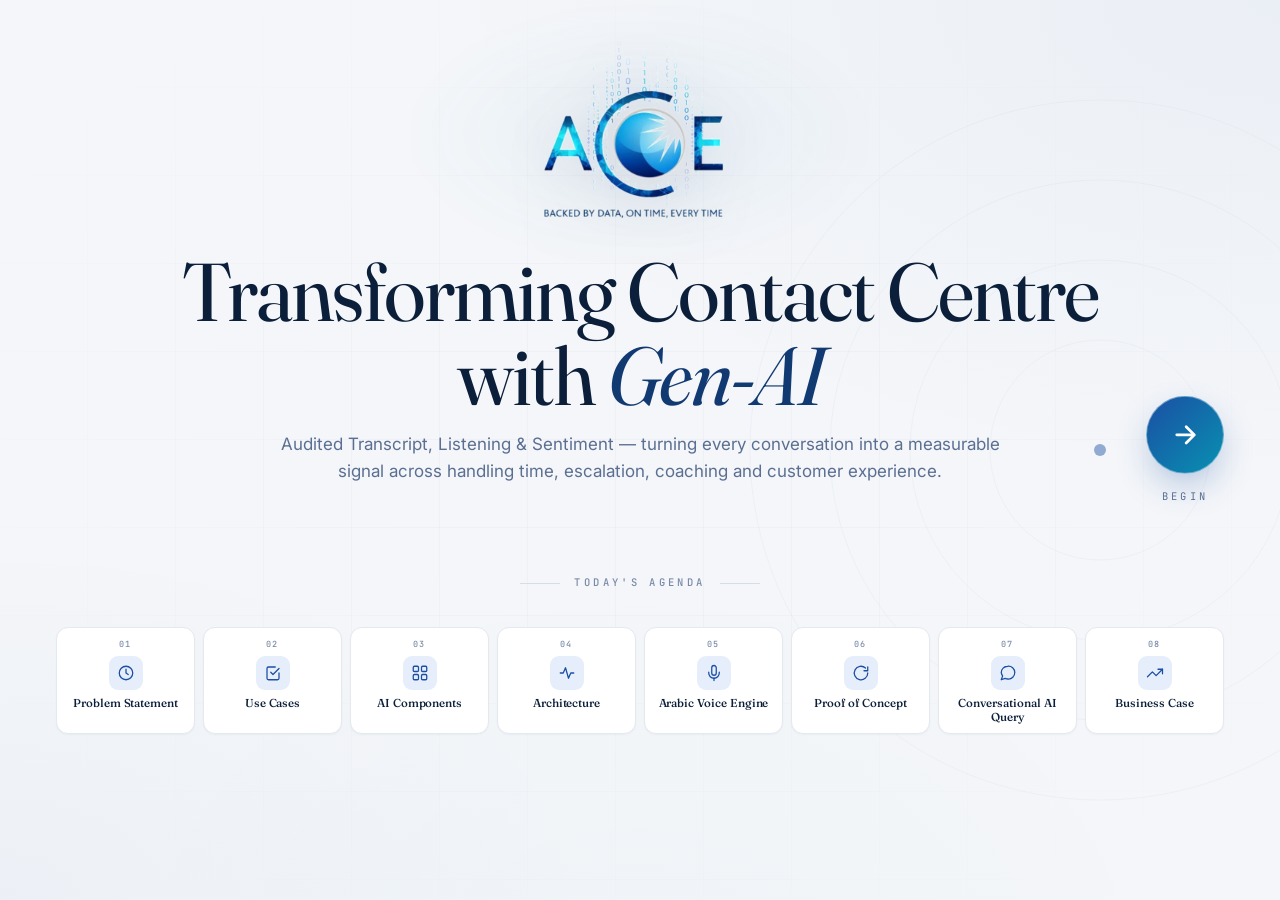
<file: call_centre_demo_dashboard/index.html>
<!DOCTYPE html>
<html lang="en">  
<head>
<meta charset="UTF-8" />
<meta name="viewport" content="width=device-width, initial-scale=1.0" />
<title>ACE ATLAS · Audited Transcript, Listening & Sentiment · ADIB</title>
<link rel="preconnect" href="https://fonts.googleapis.com">
<link rel="preconnect" href="https://fonts.gstatic.com" crossorigin>
<link href="https://fonts.googleapis.com/css2?family=Fraunces:opsz,wght@9..144,300;9..144,400;9..144,500;9..144,600;9..144,700&family=Inter:wght@300;400;500;600;700&family=JetBrains+Mono:wght@400;500&display=swap" rel="stylesheet">
<style>
  :root {
    /* ============ SIDEBAR (dark navy, retained) ============ */
    --nav-bg-1: #0a1a33;
    --nav-bg-2: #061226;
    --nav-text: #d8e2f2;
    --nav-text-muted: #8198b8;
    --nav-text-quiet: #5b7095;
    --nav-line: rgba(180, 200, 230, 0.08);
    --nav-line-strong: rgba(180, 200, 230, 0.14);
    --nav-active-bg: rgba(255, 255, 255, 0.04);

    /* ============ EXECUTIVE WORKSPACE (light) ============ */
    --bg-canvas: #F4F6F9;
    --bg-elevated: #FFFFFF;
    --bg-warm: #F7F8FA;
    --bg-cool: #EEF2F7;
    --bg-section: #FBFCFD;

    --line: #E4E9F0;
    --line-soft: #EDF1F6;
    --line-strong: #D6DDE7;

    --ink-900: #0B1F3A;
    --ink-800: #123A72;
    --ink-700: #1F3A66;
    --ink-600: #3A4F73;
    --ink-500: #5A6F92;
    --ink-400: #7A8BA8;
    --ink-300: #A3B0C5;

    --accent-blue: #1A4FA3;
    --accent-blue-soft: #E6EEFB;
    --accent-cyan: #0891B2;
    --accent-cyan-soft: #E0F2F8;
    --accent-gold: #B08D3E;
    --accent-gold-soft: #F5EFE0;

    --nav-w: 272px;
    --nav-w-collapsed: 78px;

    --font-display: 'Fraunces', 'Times New Roman', serif;
    --font-body: 'Inter', system-ui, -apple-system, sans-serif;
    --font-mono: 'JetBrains Mono', ui-monospace, monospace;

    --shadow-xs: 0 1px 2px rgba(11, 31, 58, 0.04);
    --shadow-sm: 0 1px 2px rgba(11, 31, 58, 0.04), 0 2px 4px rgba(11, 31, 58, 0.04);
    --shadow-md: 0 2px 4px rgba(11, 31, 58, 0.04), 0 8px 16px rgba(11, 31, 58, 0.05);
    --shadow-lg: 0 4px 8px rgba(11, 31, 58, 0.05), 0 24px 40px -12px rgba(11, 31, 58, 0.08);
    --shadow-xl: 0 8px 16px rgba(11, 31, 58, 0.06), 0 40px 80px -20px rgba(11, 31, 58, 0.12);
  }

  * { box-sizing: border-box; margin: 0; padding: 0; }

  html, body {
    background: var(--bg-canvas);
    color: var(--ink-600);
    font-family: var(--font-body);
    font-weight: 400;
    font-size: 15px;
    line-height: 1.55;
    -webkit-font-smoothing: antialiased;
    -moz-osx-font-smoothing: grayscale;
    text-rendering: optimizeLegibility;
    overflow-x: hidden;
  }

  body {
    min-height: 100vh;
    background:
      radial-gradient(1400px 800px at 100% 0%, rgba(26, 79, 163, 0.025), transparent 60%),
      radial-gradient(1000px 600px at 0% 100%, rgba(26, 79, 163, 0.02), transparent 60%),
      var(--bg-canvas);
    background-attachment: fixed;
  }

  ::selection { background: var(--accent-blue-soft); color: var(--ink-900); }

  /* ============ SIDEBAR ============ */
  .sidebar {
    position: fixed;
    top: 0; left: 0; bottom: 0;
    width: var(--nav-w);
    background: linear-gradient(180deg, var(--nav-bg-1) 0%, var(--nav-bg-2) 100%);
    border-right: 1px solid rgba(0, 0, 0, 0.2);
    z-index: 50;
    display: flex; flex-direction: column;
    transition: width 0.45s cubic-bezier(.2,.8,.2,1);
    overflow: hidden;
    box-shadow: 1px 0 0 rgba(255,255,255,0.02) inset, 4px 0 24px -8px rgba(11, 31, 58, 0.15);
  }
  .sidebar.collapsed { width: var(--nav-w-collapsed); }

  .sidebar::before {
    content: "";
    position: absolute; inset: 0;
    background:
      radial-gradient(600px 400px at 0% 0%, rgba(26, 79, 163, 0.18), transparent 50%),
      radial-gradient(400px 300px at 100% 100%, rgba(26, 79, 163, 0.08), transparent 50%);
    pointer-events: none;
  }

  .brand {
    /* Stacks two sections vertically:
         Row 1 (.brand-top)  : logo + "ATLAS" side-by-side
         Row 2 (.brand-tag)  : tag line on its own, spanning full sidebar width
           so "AUDITED TRANSCRIPT" / "LISTENING & SENTIMENT" fit on two lines. */
    padding: 20px 22px 18px;
    display: flex; flex-direction: column; gap: 12px;
    border-bottom: 1px solid var(--nav-line);
    min-height: 96px;
    position: relative;
    z-index: 1;
  }
  .brand-top {
    display: flex;
    align-items: center;
    gap: 14px;
    min-width: 0;
  }
  .brand-mark {
    /* Matches ace-atlas-logo.png aspect (~1024×815 ≈ 1.26:1). Rounded plate +
       border only — artwork carries its own background. */
    width: 58px;
    height: 46px;
    flex-shrink: 0;
    border-radius: 10px;
    border: 1px solid rgba(255, 255, 255, 0.08);
    box-shadow:
      inset 0 1px 0 rgba(255, 255, 255, 0.06),
      0 6px 18px -6px rgba(0, 0, 0, 0.45);
    overflow: hidden;
    display: block;
    transition: width 0.35s, height 0.35s, border-radius 0.35s;
  }
  .brand-mark img {
    width: 100%;
    height: 100%;
    object-fit: contain;
    display: block;
  }
  .brand-name {
    font-family: var(--font-display);
    font-weight: 500;
    /* Sized to match the brand-mark height (46px) so the wordmark
       feels balanced beside the logo rather than dominated by it. */
    font-size: 36px;
    letter-spacing: 0.005em;
    color: #F2F6FC;
    white-space: nowrap;
    line-height: 1;
    opacity: 1;
    transition: opacity .25s;
  }
  .brand-tag {
    font-family: var(--font-mono);
    font-size: 9px;
    letter-spacing: 0.20em;
    color: var(--nav-text-muted);
    text-transform: uppercase;
    font-weight: 500;
    line-height: 1.6;
    position: relative;
    padding-top: 10px;
    opacity: 1;
    transition: opacity .25s;
    /* Full sidebar width so each tag line fits without wrapping further. */
    white-space: nowrap;
  }
  .sidebar.collapsed .brand-name,
  .sidebar.collapsed .brand-tag {
    opacity: 0;
    pointer-events: none;
  }
  /* When the sidebar is collapsed (78px wide), the full-width brand mark
     would clip against the rail. Shrink the logo and tighten the brand
     padding so it sits comfortably aligned to the left of the icon rail. */
  .sidebar.collapsed .brand {
    padding: 14px 8px 12px;
    align-items: flex-start;
  }
  .sidebar.collapsed .brand-top {
    gap: 0;
    justify-content: flex-start;
  }
  .sidebar.collapsed .brand-mark {
    width: 48px;
    height: 38px;
    border-radius: 7px;
  }
  .brand-tag::before {
    content: "";
    position: absolute;
    top: 0; left: 0;
    width: 22px; height: 1px;
    background: linear-gradient(90deg, rgba(143, 168, 204, 0.55), rgba(143, 168, 204, 0));
  }

  .nav-label {
    padding: 26px 28px 12px;
    font-family: var(--font-mono);
    font-size: 9.5px;
    letter-spacing: 0.24em;
    color: var(--nav-text-quiet);
    text-transform: uppercase;
    font-weight: 500;
    opacity: 1;
    transition: opacity .25s;
    position: relative; z-index: 1;
  }
  .sidebar.collapsed .nav-label { opacity: 0; }

  .nav { list-style: none; padding: 0 14px; flex: 1; position: relative; z-index: 1; }
  .nav-item {
    position: relative;
    display: flex;
    align-items: center;
    gap: 14px;
    padding: 11px 14px;
    margin-bottom: 3px;
    border-radius: 8px;
    color: var(--nav-text);
    cursor: pointer;
    font-size: 13.5px;
    font-weight: 450;
    letter-spacing: -0.005em;
    transition: all 0.3s cubic-bezier(.2,.8,.2,1);
    white-space: nowrap;
    overflow: hidden;
  }
  .nav-item::before {
    content: "";
    position: absolute;
    left: 0; top: 50%; transform: translateY(-50%);
    width: 2px; height: 0;
    background: #E6EEFB;
    border-radius: 0 2px 2px 0;
    transition: height 0.3s cubic-bezier(.2,.8,.2,1);
  }
  .nav-item:hover {
    background: rgba(255, 255, 255, 0.04);
    color: #F2F6FC;
  }
  .nav-item.active {
    background: var(--nav-active-bg);
    color: #F2F6FC;
    font-weight: 500;
  }
  .nav-item.active::before { height: 18px; }
  .nav-item .icon {
    width: 18px; height: 18px;
    flex-shrink: 0;
    stroke: currentColor;
    stroke-width: 1.5;
    fill: none;
    stroke-linecap: round;
    stroke-linejoin: round;
    opacity: 0.85;
  }
  .nav-item.active .icon { opacity: 1; }
  .nav-item .label { opacity: 1; transition: opacity 0.25s; }
  .sidebar.collapsed .nav-item .label { opacity: 0; }

  .nav-footer {
    padding: 18px 22px 24px;
    border-top: 1px solid var(--nav-line);
    display: flex; align-items: center; gap: 12px;
    position: relative; z-index: 1;
  }
  .nav-footer .avatar {
    width: 36px; height: 36px; border-radius: 50%;
    background: linear-gradient(135deg, #1A4FA3, #0B1F3A);
    border: 1px solid rgba(255, 255, 255, 0.1);
    display: flex; align-items: center; justify-content: center;
    font-family: var(--font-display); font-weight: 500; font-size: 14px;
    color: #F2F6FC;
    flex-shrink: 0;
  }
  .nav-footer .who { line-height: 1.3; opacity: 1; transition: opacity 0.25s; overflow: hidden; white-space: nowrap; }
  .sidebar.collapsed .nav-footer .who { opacity: 0; }
  .nav-footer .who .name { font-size: 13px; font-weight: 500; color: #F2F6FC; }
  .nav-footer .who .role { font-size: 11px; color: var(--nav-text-muted); margin-top: 2px; font-weight: 400; }

  .collapse-btn {
    position: absolute;
    top: 50%;
    right: -12px;
    transform: translateY(-50%);
    width: 24px; height: 24px;
    border-radius: 50%;
    background: #FFFFFF;
    border: 1px solid var(--line);
    color: var(--ink-600);
    cursor: pointer;
    display: flex; align-items: center; justify-content: center;
    z-index: 51;
    transition: all 0.3s;
    box-shadow: var(--shadow-sm);
  }
  .collapse-btn:hover { color: var(--accent-blue); border-color: var(--line-strong); }
  .collapse-btn svg { width: 12px; height: 12px; transition: transform 0.4s; }
  .sidebar.collapsed .collapse-btn svg { transform: rotate(180deg); }

  /* ============ MAIN ============ */
  .main {
    margin-left: var(--nav-w);
    transition: margin-left 0.45s cubic-bezier(.2,.8,.2,1);
    min-height: 100vh;
    position: relative;
  }
  .sidebar.collapsed ~ .main { margin-left: var(--nav-w-collapsed); }

  /* ============ SIDEBAR LAUNCH CTA ============ */
  .nav-cta-wrap {
    margin: 10px 16px 4px;
    padding-top: 12px;
    border-top: 1px solid var(--nav-line);
    position: relative; z-index: 1;
  }
  .nav-cta-label {
    font-family: var(--font-mono);
    font-size: 9.5px;
    letter-spacing: 0.24em;
    color: var(--nav-text-quiet);
    text-transform: uppercase;
    font-weight: 500;
    margin-bottom: 8px;
    padding-left: 4px;
    opacity: 1;
    transition: opacity .25s;
  }
  .sidebar.collapsed .nav-cta-label { opacity: 0; }
  .nav-launch {
    display: inline-flex; align-items: center; gap: 10px;
    padding: 10px 14px;
    background: linear-gradient(135deg, #123A72 0%, #1A4FA3 100%);
    color: #F2F6FC;
    border: 1px solid rgba(109, 200, 255, 0.25);
    border-radius: 10px;
    font-family: var(--font-body);
    font-size: 13px;
    font-weight: 500;
    text-decoration: none;
    cursor: pointer;
    transition: all 0.3s cubic-bezier(.2,.8,.2,1);
    box-shadow: 0 4px 14px -6px rgba(11, 31, 58, 0.5);
    position: relative;
    overflow: hidden;
    white-space: nowrap;
    width: max-content;
    max-width: 100%;
  }
  .nav-launch::before {
    content: "";
    position: absolute; inset: 0;
    background: linear-gradient(135deg, transparent 30%, rgba(109, 200, 255, 0.22) 50%, transparent 70%);
    transform: translateX(-100%);
    transition: transform 0.6s cubic-bezier(.2,.8,.2,1);
  }
  .nav-launch:hover {
    transform: translateY(-1px);
    border-color: rgba(109, 200, 255, 0.55);
    box-shadow: 0 10px 22px -8px rgba(11, 31, 58, 0.65);
  }
  .nav-launch:hover::before { transform: translateX(100%); }
  .nav-launch .cta-dot {
    width: 6px; height: 6px; border-radius: 50%;
    background: #6DC8FF;
    box-shadow: 0 0 8px rgba(109, 200, 255, 0.7);
    flex-shrink: 0;
  }
  .nav-launch .cta-text {
    flex: 0 1 auto;
    opacity: 1;
    transition: opacity .25s;
  }
  .nav-launch svg {
    width: 14px; height: 14px;
    fill: none; stroke: currentColor; stroke-width: 1.8;
    stroke-linecap: round; stroke-linejoin: round;
    opacity: 0.9;
    flex-shrink: 0;
    transition: opacity .25s, transform .3s;
  }
  .nav-launch:hover svg { transform: translateX(2px); }
  .sidebar.collapsed .nav-launch {
    padding: 12px;
    justify-content: center;
    gap: 0;
  }
  .sidebar.collapsed .nav-launch .cta-text,
  .sidebar.collapsed .nav-launch svg { opacity: 0; width: 0; pointer-events: none; }

  /* ============ SECTION ============ */
  .section { display: none; padding: 64px 56px 96px; animation: fadeUp 0.6s cubic-bezier(.2,.8,.2,1); }
  .section.active { display: block; }
  #processing.section { padding-bottom: 56px; }

  @keyframes fadeUp {
    from { opacity: 0; transform: translateY(12px); }
    to { opacity: 1; transform: translateY(0); }
  }

  .hero {
    max-width: 1280px;
    margin: 0 auto 56px;
    position: relative;
  }
  .eyebrow {
    display: inline-flex; align-items: center; gap: 10px;
    font-family: var(--font-mono);
    font-size: 10.5px;
    letter-spacing: 0.28em;
    color: var(--accent-blue);
    text-transform: uppercase;
    margin-bottom: 24px;
    padding: 6px 12px 6px 10px;
    border: 1px solid var(--line-strong);
    border-radius: 100px;
    background: var(--bg-elevated);
    font-weight: 500;
  }
  .eyebrow::before {
    content: ""; width: 5px; height: 5px; border-radius: 50%;
    background: var(--accent-blue);
  }
  .hero h1 {
    font-family: var(--font-display);
    font-weight: 400;
    font-size: clamp(38px, 5vw, 64px);
    line-height: 1.05;
    letter-spacing: -0.025em;
    color: var(--ink-900);
    margin-bottom: 24px;
    max-width: 980px;
  }
  .hero h1 .accent {
    font-style: italic;
    font-weight: 400;
    color: var(--ink-800);
  }
  .hero p.sub {
    font-size: 17px;
    line-height: 1.6;
    color: var(--ink-500);
    max-width: 680px;
    font-weight: 400;
  }
  .hero-meta {
    margin-top: 40px;
    display: grid;
    grid-template-columns: repeat(5, minmax(0, 1fr));
    align-items: start;
    gap: 0;
    padding-top: 30px;
    border-top: 1px solid var(--line);
    max-width: min(1100px, 100%);
    width: 100%;
  }
  .hero-meta .stat {
    min-width: 0;
    padding: 0 clamp(6px, 1vw, 14px);
    display: flex;
    flex-direction: column;
    align-items: center;
    text-align: center;
    border-left: 1px solid var(--line-strong);
  }
  .hero-meta .stat:first-child {
    border-left: none;
  }
  .hero-meta .stat .num {
    font-family: var(--font-display);
    font-size: 32px;
    font-weight: 500;
    color: var(--ink-900);
    letter-spacing: -0.02em;
    line-height: 1;
    display: inline-flex;
    align-items: baseline;
    justify-content: center;
  }
  .hero-meta .stat .num .unit {
    font-family: var(--font-body);
    font-size: 15px;
    color: var(--ink-400);
    margin-left: 6px;
    font-weight: 500;
    letter-spacing: 0;
  }
  .hero-meta .stat .lbl {
    font-family: var(--font-mono);
    font-size: 10px;
    letter-spacing: 0.14em;
    color: var(--ink-400);
    text-transform: uppercase;
    margin-top: 10px;
    font-weight: 500;
    max-width: 100%;
    text-wrap: balance;
    line-height: 1.35;
  }

  .hero-mark {
    position: absolute;
    top: 0; right: 0;
    width: 280px; height: 280px;
    pointer-events: none;
    opacity: 0.5;
  }

  /* ============ GRID ============ */
  .grid {
    max-width: 1280px;
    margin: 0 auto;
    display: grid;
    gap: 20px;
    grid-template-columns: repeat(12, 1fr);
  }
  .card {
    position: relative;
    background: var(--bg-elevated);
    border: 1px solid var(--line);
    border-radius: 14px;
    padding: 32px 30px;
    overflow: hidden;
    transition: all 0.35s cubic-bezier(.2,.8,.2,1);
    box-shadow: var(--shadow-xs);
  }
  .card:hover {
    border-color: var(--line-strong);
    transform: translateY(-2px);
    box-shadow: var(--shadow-md);
  }

  .card.span-3 { grid-column: span 3; }
  .card.span-4 { grid-column: span 4; }
  .card.span-6 { grid-column: span 6; }
  .card.span-8 { grid-column: span 8; }
  .card.span-12 { grid-column: span 12; }

  .card-icon {
    width: 42px; height: 42px;
    border-radius: 10px;
    background: var(--accent-blue-soft);
    border: 1px solid #D7E4F7;
    display: flex; align-items: center; justify-content: center;
    margin-bottom: 22px;
    color: var(--accent-blue);
  }
  .card-icon svg { width: 19px; height: 19px; fill: none; stroke: currentColor; stroke-width: 1.6; stroke-linecap: round; stroke-linejoin: round; }
  .card h3 {
    font-family: var(--font-display);
    font-weight: 500;
    font-size: 21px;
    letter-spacing: -0.018em;
    color: var(--ink-900);
    margin-bottom: 10px;
    line-height: 1.25;
  }
  .card p {
    font-size: 14px;
    line-height: 1.6;
    color: var(--ink-500);
  }
  .card .index {
    position: absolute;
    top: 24px; right: 26px;
    font-family: var(--font-mono);
    font-size: 10.5px;
    letter-spacing: 0.14em;
    color: var(--ink-300);
    font-weight: 500;
  }
  .card .tag {
    display: inline-block;
    margin-top: 18px;
    font-family: var(--font-mono);
    font-size: 10px;
    letter-spacing: 0.16em;
    color: var(--ink-700);
    text-transform: uppercase;
    padding: 4px 10px;
    border: 1px solid var(--line-strong);
    border-radius: 100px;
    background: var(--bg-warm);
    font-weight: 500;
  }

  /* ============ FEATURE ROW ============ */
  .feature-row {
    max-width: 1280px;
    margin: 0 auto 28px;
    display: flex; align-items: end; justify-content: space-between;
    gap: 24px;
    padding-bottom: 18px;
    border-bottom: 1px solid var(--line);
  }
  .feature-row h2 {
    font-family: var(--font-display);
    font-weight: 500;
    font-size: 26px;
    letter-spacing: -0.02em;
    color: var(--ink-900);
    line-height: 1.2;
  }
  .feature-row .meta {
    font-family: var(--font-mono);
    font-size: 10.5px;
    letter-spacing: 0.18em;
    color: var(--ink-400);
    text-transform: uppercase;
    font-weight: 500;
  }

  /* ============ COPILOT SHELL (Section 6) ============ */
  .copilot-shell {
    max-width: 1280px;
    margin: 0 auto;
    background: var(--bg-elevated);
    border: 1px solid var(--line);
    border-radius: 16px;
    box-shadow: var(--shadow-lg);
    display: grid;
    grid-template-columns: 248px 1fr;
    height: 740px;
    position: relative;
    overflow: hidden;
  }
  .copilot-shell::before {
    content: ""; position: absolute; top: 0; left: 0; right: 0; height: 3px;
    background: linear-gradient(90deg, var(--accent-blue) 0%, var(--accent-cyan) 100%);
    opacity: 0.85;
    z-index: 1;
  }

  /* ----- Left rail ----- */
  .copilot-rail {
    background: var(--bg-warm);
    border-right: 1px solid var(--line);
    padding: 30px 22px;
    overflow-y: auto;
    display: flex; flex-direction: column; gap: 28px;
  }
  .rail-section { display: flex; flex-direction: column; }
  .rail-label {
    font-family: var(--font-mono);
    font-size: 10px;
    letter-spacing: 0.22em;
    color: var(--ink-400);
    text-transform: uppercase;
    margin-bottom: 14px;
    font-weight: 500;
  }
  .rail-list { display: flex; flex-direction: column; gap: 8px; }
  .q-chip {
    text-align: left;
    width: 100%;
    padding: 12px 14px;
    background: var(--bg-elevated);
    border: 1px solid var(--line);
    border-radius: 10px;
    color: var(--ink-700);
    font-family: var(--font-body);
    font-size: 13px;
    line-height: 1.42;
    cursor: pointer;
    transition: all 0.2s ease;
    font-weight: 450;
  }
  .q-chip:hover {
    border-color: var(--accent-cyan);
    color: var(--ink-900);
    transform: translateX(2px);
  }
  .q-chip.active {
    border-color: var(--accent-cyan);
    background: var(--accent-cyan-soft);
    color: var(--ink-900);
    box-shadow: 0 0 0 3px rgba(8, 145, 178, 0.08);
    font-weight: 500;
  }
  .q-chip.muted {
    background: transparent;
    border-color: transparent;
    color: var(--ink-500);
    padding: 9px 12px;
    font-size: 12.5px;
  }
  .q-chip.muted:hover {
    background: var(--bg-elevated);
    border-color: var(--line);
    color: var(--ink-700);
    transform: none;
  }
  .q-chip .q-tag {
    display: inline-block;
    margin-right: 6px;
    padding: 1px 6px;
    border-radius: 4px;
    background: var(--accent-cyan-soft);
    color: var(--accent-cyan);
    font-family: var(--font-mono);
    font-size: 9px;
    letter-spacing: 0.1em;
    text-transform: uppercase;
    font-weight: 600;
    vertical-align: 1px;
  }

  /* ----- Main chat panel ----- */
  .copilot-main {
    display: flex;
    flex-direction: column;
    height: 100%;
    min-height: 0;
    background: var(--bg-elevated);
  }
  .copilot-header {
    display: flex;
    justify-content: space-between;
    align-items: center;
    padding: 22px 32px;
    border-bottom: 1px solid var(--line);
    background: var(--bg-section);
  }
  .copilot-bot {
    display: flex;
    align-items: center;
    gap: 14px;
  }
  .bot-mark {
    width: 42px; height: 42px;
    border-radius: 12px;
    background: linear-gradient(135deg, var(--accent-blue) 0%, var(--accent-cyan) 100%);
    display: grid; place-items: center;
    color: white;
    box-shadow: 0 4px 14px rgba(26, 79, 163, 0.22);
    flex-shrink: 0;
  }
  .bot-mark svg { width: 20px; height: 20px; }
  .bot-name {
    font-family: var(--font-display);
    font-size: 20px;
    font-weight: 500;
    color: var(--ink-900);
    letter-spacing: -0.01em;
    line-height: 1.1;
  }
  .bot-status {
    font-family: var(--font-mono);
    font-size: 10.5px;
    letter-spacing: 0.06em;
    color: var(--ink-400);
    display: flex; align-items: center; gap: 7px;
    margin-top: 4px;
  }
  .status-dot {
    width: 7px; height: 7px; border-radius: 50%;
    background: #10B981;
    box-shadow: 0 0 0 3px rgba(16, 185, 129, 0.18);
    animation: pulse-live 2s infinite;
  }
  @keyframes pulse-live {
    0%, 100% { box-shadow: 0 0 0 3px rgba(16, 185, 129, 0.18); }
    50% { box-shadow: 0 0 0 5px rgba(16, 185, 129, 0.08); }
  }
  .copilot-actions { display: flex; gap: 8px; }
  .btn-icon {
    width: 34px; height: 34px;
    border-radius: 9px;
    background: var(--bg-elevated);
    border: 1px solid var(--line);
    display: grid; place-items: center;
    cursor: pointer;
    color: var(--ink-500);
    transition: all 0.2s;
  }
  .btn-icon:hover { color: var(--accent-blue); border-color: var(--accent-blue); }
  .btn-icon svg { width: 14px; height: 14px; }

  /* ----- Chat stream ----- */
  .copilot-stream {
    flex: 1 1 0;
    min-height: 0;
    padding: 28px 32px 8px;
    overflow-y: auto;
    display: flex;
    flex-direction: column;
    gap: 22px;
    scroll-behavior: smooth;
  }
  .copilot-stream::-webkit-scrollbar { width: 6px; }
  .copilot-stream::-webkit-scrollbar-track { background: transparent; }
  .copilot-stream::-webkit-scrollbar-thumb { background: var(--line-strong); border-radius: 3px; }

  .msg { display: flex; gap: 12px; max-width: 100%; align-items: flex-start; }
  .msg.user { justify-content: flex-end; }
  .msg-avatar {
    width: 32px; height: 32px;
    border-radius: 9px;
    background: linear-gradient(135deg, var(--accent-blue) 0%, var(--accent-cyan) 100%);
    display: grid; place-items: center;
    flex-shrink: 0;
    margin-top: 4px;
    box-shadow: 0 2px 8px rgba(26, 79, 163, 0.18);
  }
  .msg-avatar svg { width: 14px; height: 14px; color: white; }
  .msg-bubble {
    background: var(--bg-warm);
    border: 1px solid var(--line);
    border-radius: 14px;
    padding: 16px 20px;
    max-width: 82%;
    font-size: 14px;
    line-height: 1.6;
    color: var(--ink-700);
  }
  .msg-bubble p { margin: 0; }
  .msg-bubble p + p,
  .msg-bubble p + .bubble-list,
  .msg-bubble .bubble-list + p { margin-top: 10px; }
  .msg-bubble strong { color: var(--ink-900); font-weight: 600; }
  .msg.user .msg-bubble {
    background: var(--accent-blue-soft);
    border-color: rgba(26, 79, 163, 0.12);
    color: var(--ink-900);
    font-weight: 450;
  }
  .msg-tag {
    font-family: var(--font-mono);
    font-size: 10px;
    letter-spacing: 0.16em;
    color: var(--ink-400);
    text-transform: uppercase;
    align-self: center;
    margin-left: 4px;
    flex-shrink: 0;
  }

  /* ----- Structured list inside bot bubble ----- */
  .bubble-list {
    background: var(--bg-elevated);
    border: 1px solid var(--line);
    border-radius: 10px;
    overflow: hidden;
  }
  .bubble-item {
    display: flex;
    justify-content: space-between;
    align-items: center;
    gap: 14px;
    padding: 11px 16px;
    border-bottom: 1px solid var(--line-soft);
    font-size: 13.5px;
    color: var(--ink-700);
  }
  .bubble-item:last-child { border-bottom: none; }
  .bubble-item .item-l { flex: 1; min-width: 0; }
  .bubble-item .item-r {
    font-family: var(--font-display);
    color: var(--accent-cyan);
    font-weight: 500;
    font-feature-settings: "tnum";
    font-style: italic;
    font-size: 14px;
    white-space: nowrap;
  }
  .bubble-item .item-r.score { color: var(--ink-800); }
  .bubble-item .item-r.score .mom-up { color: #0E9F6E; }
  .bubble-item .item-r.score .mom-dn { color: #C2410C; }
  .bubble-insight {
    margin-top: 14px;
    padding: 12px 14px;
    border-left: 3px solid var(--accent-cyan);
    background: var(--accent-cyan-soft);
    border-radius: 0 8px 8px 0;
    font-size: 13.5px;
    color: var(--ink-700);
    line-height: 1.55;
  }
  .bubble-insight strong { color: var(--ink-900); }

  /* ----- Inline audio card ----- */
  .audio-card {
    margin-top: 10px;
    padding: 12px 14px;
    background: var(--bg-elevated);
    border: 1px solid var(--line);
    border-radius: 10px;
    transition: border-color 0.2s, box-shadow 0.2s;
  }
  .audio-card:hover { border-color: var(--accent-cyan); box-shadow: 0 2px 12px -4px rgba(8,145,178,0.18); }
  .audio-row {
    display: flex; align-items: center; gap: 14px;
  }
  .audio-play {
    width: 38px; height: 38px;
    border-radius: 50%;
    border: 1px solid var(--accent-cyan);
    background: var(--accent-cyan-soft);
    color: var(--accent-cyan);
    display: grid; place-items: center;
    cursor: pointer;
    flex-shrink: 0;
    transition: all 0.2s;
  }
  .audio-play:hover { background: var(--accent-cyan); color: white; }
  .audio-play svg { width: 12px; height: 12px; fill: currentColor; }
  .audio-meta { flex: 1; min-width: 0; }
  .audio-head {
    display: flex; align-items: center; gap: 10px; margin-bottom: 3px;
  }
  .audio-id {
    font-family: var(--font-mono);
    font-size: 10.5px;
    letter-spacing: 0.06em;
    color: var(--accent-blue);
    font-weight: 600;
    background: var(--accent-blue-soft);
    padding: 2px 7px;
    border-radius: 4px;
  }
  .audio-sub {
    font-family: var(--font-mono);
    font-size: 10.5px;
    color: var(--ink-400);
  }
  .audio-title { font-size: 13px; color: var(--ink-800); font-weight: 500; }
  .audio-progress {
    margin-top: 8px;
    height: 4px; border-radius: 2px;
    background: var(--line);
    position: relative;
    overflow: hidden;
  }
  .audio-bar {
    position: absolute; top: 0; left: 0; bottom: 0;
    background: linear-gradient(90deg, var(--accent-blue), var(--accent-cyan));
    border-radius: 2px;
    width: 0%;
    transition: width 0.1s linear;
  }
  .audio-time {
    font-family: var(--font-mono);
    font-size: 11px;
    color: var(--ink-400);
    min-width: 78px;
    text-align: right;
    flex-shrink: 0;
  }

  /* ----- Typing indicator ----- */
  .typing-dots {
    display: inline-flex; gap: 5px; align-items: center;
    padding: 4px 2px;
  }
  .typing-dots i {
    width: 6px; height: 6px; border-radius: 50%;
    background: var(--ink-400);
    animation: typing 1.2s infinite;
  }
  .typing-dots i:nth-child(2) { animation-delay: 0.2s; }
  .typing-dots i:nth-child(3) { animation-delay: 0.4s; }
  @keyframes typing {
    0%, 60%, 100% { transform: translateY(0); opacity: 0.5; }
    30% { transform: translateY(-4px); opacity: 1; }
  }

  /* ----- Input bar ----- */
  .copilot-input {
    display: flex; align-items: center;
    padding: 18px 32px;
    border-top: 1px solid var(--line);
    gap: 14px;
    background: var(--bg-section);
  }
  .copilot-input input {
    flex: 1;
    background: var(--bg-elevated);
    border: 1px solid var(--line);
    border-radius: 10px;
    padding: 13px 16px;
    font-family: var(--font-body);
    font-size: 14px;
    color: var(--ink-900);
    outline: none;
    transition: border-color 0.2s, box-shadow 0.2s;
  }
  .copilot-input input::placeholder { color: var(--ink-400); }
  .copilot-input input:focus {
    border-color: var(--accent-blue);
    box-shadow: 0 0 0 3px var(--accent-blue-soft);
  }
  .btn-ask {
    padding: 13px 22px;
    background: var(--ink-900);
    color: white;
    border: none;
    border-radius: 10px;
    font-family: var(--font-mono);
    font-size: 11px;
    letter-spacing: 0.2em;
    text-transform: uppercase;
    cursor: pointer;
    font-weight: 600;
    display: inline-flex; align-items: center; gap: 8px;
    transition: background 0.2s, transform 0.1s;
  }
  .btn-ask:hover { background: var(--accent-blue); }
  .btn-ask:active { transform: scale(0.98); }
  .btn-ask svg { width: 14px; height: 14px; }

  /* ----- Copilot responsive ----- */
  @media (max-width: 1100px) {
    .copilot-shell { grid-template-columns: 224px 1fr; }
    .copilot-header { padding: 20px 24px; }
    .copilot-stream { padding: 22px 24px 6px; }
    .copilot-input { padding: 16px 24px; }
  }
  @media (max-width: 860px) {
    .copilot-shell { grid-template-columns: 1fr; height: auto; }
    .copilot-rail {
      border-right: none;
      border-bottom: 1px solid var(--line);
      max-height: 280px;
    }
    .copilot-main { height: 620px; }
    .msg-bubble { max-width: 92%; }
    .audio-row { flex-wrap: wrap; }
    .audio-time { min-width: 60px; font-size: 10px; }
  }

  /* ============ ARCHITECTURE CANVAS ============ */
  .arch-canvas {
    max-width: 1280px;
    margin: 0 auto;
    aspect-ratio: 16 / 7.2;
    background: var(--bg-elevated);
    border: 1px solid var(--line);
    border-radius: 16px;
    position: relative;
    overflow: hidden;
    box-shadow: var(--shadow-sm);
  }
  .arch-canvas::before {
    content: ""; position: absolute; inset: 0;
    background-image:
      linear-gradient(rgba(11, 31, 58, 0.03) 1px, transparent 1px),
      linear-gradient(90deg, rgba(11, 31, 58, 0.03) 1px, transparent 1px);
    background-size: 40px 40px;
    mask-image: radial-gradient(ellipse at 50% 50%, black 30%, transparent 80%);
  }
  .arch-placeholder {
    position: absolute; inset: 0;
    display: flex; align-items: center; justify-content: center;
    flex-direction: column;
    gap: 14px;
  }
  .arch-placeholder .label {
    font-family: var(--font-mono);
    font-size: 10.5px;
    letter-spacing: 0.24em;
    color: var(--ink-400);
    text-transform: uppercase;
    font-weight: 500;
  }
  .arch-placeholder .title-px {
    font-family: var(--font-display);
    font-weight: 400;
    font-size: 26px;
    color: var(--ink-700);
    letter-spacing: -0.02em;
  }

  /* ============ PROCESSOR ============ */
  .processor {
    max-width: 1280px;
    margin: 0 auto;
    background: var(--bg-elevated);
    border: 1px solid var(--line);
    border-radius: 16px;
    padding: 48px;
    position: relative;
    overflow: hidden;
    box-shadow: var(--shadow-sm);
  }
  .processor-stats {
    display: grid;
    grid-template-columns: repeat(4, 1fr);
    gap: 32px;
    margin-bottom: 42px;
    padding-bottom: 36px;
    border-bottom: 1px solid var(--line);
  }
  .processor-stats .item .v {
    font-family: var(--font-display);
    font-weight: 500;
    font-size: 36px;
    letter-spacing: -0.025em;
    color: var(--ink-900);
    line-height: 1;
  }
  .processor-stats .item .v .u {
    font-family: var(--font-body);
    font-weight: 500;
    color: var(--ink-400);
    font-size: 14px;
    margin-left: 6px;
    letter-spacing: 0;
  }
  .processor-stats .item .l {
    font-family: var(--font-mono);
    font-size: 10px;
    letter-spacing: 0.18em;
    color: var(--ink-400);
    text-transform: uppercase;
    margin-top: 12px;
    font-weight: 500;
  }
  .pipeline {
    display: flex; align-items: center; gap: 0;
    overflow-x: auto;
    padding: 8px 0;
  }
  .pipeline-step {
    flex: 1;
    min-width: 160px;
    padding: 20px 16px;
    background: var(--bg-warm);
    border: 1px solid var(--line);
    border-radius: 10px;
    text-align: center;
    position: relative;
    transition: all 0.3s;
  }
  .pipeline-step:hover {
    border-color: var(--accent-blue);
    background: var(--accent-blue-soft);
  }
  .pipeline-step .num {
    font-family: var(--font-mono);
    font-size: 10px;
    color: var(--accent-blue);
    letter-spacing: 0.18em;
    margin-bottom: 8px;
    font-weight: 600;
  }
  .pipeline-step .nm {
    font-family: var(--font-display);
    font-size: 16px;
    color: var(--ink-900);
    font-weight: 500;
    letter-spacing: -0.01em;
  }
  .pipeline-arrow {
    flex-shrink: 0;
    width: 28px;
    color: var(--ink-300);
    text-align: center;
    font-family: var(--font-mono);
  }

  /* ============ SECTION 1 · PROBLEM STATEMENT (compact overrides) ============ */
  #opportunity .hero { margin-bottom: 32px; }
  #opportunity .eyebrow { margin-bottom: 18px; padding: 5px 11px 5px 9px; font-size: 10px; }
  #opportunity .hero h1 {
    font-size: clamp(32px, 4vw, 48px);
    line-height: 1.08;
    margin-bottom: 16px;
    max-width: 880px;
  }
  #opportunity .hero p.sub { font-size: 15.5px; line-height: 1.6; max-width: 740px; }
  #opportunity .hero-mark { width: 220px; height: 220px; opacity: 0.45; }
  #opportunity .hero-meta {
    margin-top: 28px;
    padding-top: 22px;
    max-width: min(1100px, 100%);
  }
  #opportunity .hero-meta .stat .num { font-size: 30px; }
  #opportunity .hero-meta .stat .num .unit { font-size: 14px; margin-left: 5px; }
  #opportunity .hero-meta .stat .lbl { font-size: 10px; margin-top: 8px; letter-spacing: 0.12em; }

  #opportunity .feature-row { margin-bottom: 18px; padding-bottom: 14px; }
  #opportunity .feature-row h2 { font-size: 22px; }
  #opportunity .feature-row .meta { font-size: 10.5px; }

  #opportunity .grid { gap: 16px; }
  #opportunity .card { padding: 22px 20px 24px; border-radius: 12px; }
  #opportunity .card:hover { transform: none; }
  #opportunity .card-icon {
    width: 36px; height: 36px;
    margin-bottom: 14px;
    border-radius: 9px;
  }
  #opportunity .card-icon svg { width: 17px; height: 17px; stroke-width: 1.7; }
  #opportunity .card h3 {
    font-size: 16px;
    line-height: 1.3;
    margin-bottom: 10px;
    letter-spacing: -0.012em;
  }
  #opportunity .card p { font-size: 13px; line-height: 1.55; }
  #opportunity .card .index { top: 16px; right: 16px; font-size: 10px; }

  /* ============ USE CASES · OUTCOMES BOARD (compact) ============ */
  #usecases .hero { margin-bottom: 26px; max-width: 1280px; }
  #usecases .hero .eyebrow { margin-bottom: 14px; padding: 5px 11px 5px 9px; font-size: 10px; }
  #usecases .hero h1 {
    font-size: clamp(28px, 3.4vw, 40px);
    line-height: 1.08;
    margin-bottom: 12px;
    max-width: 920px;
  }
  #usecases .hero p.sub { font-size: 14.5px; line-height: 1.55; max-width: 760px; }

  .outcomes-board {
    max-width: 1280px;
    margin: 0 auto;
    display: grid;
    grid-template-columns: 1fr 360px;
    gap: 18px;
    align-items: stretch;
  }

  /* Spotlight panel (left) */
  .spotlight {
    background: var(--bg-elevated);
    border: 1px solid var(--line);
    border-radius: 18px;
    padding: 32px 34px 28px;
    position: relative;
    overflow: hidden;
    box-shadow: var(--shadow-md);
    display: flex;
    flex-direction: column;
    min-height: 540px;
  }
  .spotlight::before {
    content: "";
    position: absolute;
    top: 0; left: 0; right: 0;
    height: 3px;
    background: linear-gradient(90deg, var(--accent-blue), var(--accent-cyan));
    opacity: 0.9;
  }

  .spotlight-row {
    display: flex;
    align-items: center;
    gap: 16px;
    margin-bottom: 22px;
  }
  .spotlight-icon {
    width: 54px; height: 54px;
    border-radius: 13px;
    background: linear-gradient(135deg, #0B1F3A 0%, #1A4FA3 100%);
    display: flex; align-items: center; justify-content: center;
    color: #F2F6FC;
    flex-shrink: 0;
    box-shadow: 0 6px 16px -8px rgba(11, 31, 58, 0.4);
    position: relative;
  }
  .spotlight-icon::after {
    content: "";
    position: absolute;
    bottom: -3px; right: -3px;
    width: 12px; height: 12px;
    background: #6DC8FF;
    border: 2.5px solid var(--bg-elevated);
    border-radius: 50%;
    box-shadow: 0 0 10px rgba(109, 200, 255, 0.55);
  }
  .spotlight-icon svg { width: 24px; height: 24px; fill: none; stroke: currentColor; stroke-width: 1.6; stroke-linecap: round; stroke-linejoin: round; }

  .spotlight-tags {
    display: flex; gap: 8px;
    margin-left: auto;
    flex-wrap: wrap;
  }
  .spotlight-tag {
    font-family: var(--font-mono);
    font-size: 9.5px;
    letter-spacing: 0.2em;
    padding: 5px 11px;
    border-radius: 100px;
    border: 1px solid var(--line-strong);
    background: var(--bg-warm);
    color: var(--ink-700);
    text-transform: uppercase;
    font-weight: 600;
    display: inline-flex;
    align-items: center;
    gap: 6px;
  }
  .spotlight-tag.tag-hero {
    background: linear-gradient(135deg, #F5EFE0 0%, #EBE0BF 100%);
    border-color: #DDC68A;
    color: #6B5520;
  }
  .spotlight-tag.tag-hero::before {
    content: "";
    width: 5px; height: 5px;
    border-radius: 50%;
    background: #B08D3E;
  }
  .spotlight-tag.tag-problem {
    background: var(--accent-blue-soft);
    border-color: #D7E4F7;
    color: var(--accent-blue);
  }

  .spotlight-title {
    font-family: var(--font-display);
    font-weight: 500;
    font-size: 32px;
    line-height: 1.08;
    letter-spacing: -0.022em;
    color: var(--ink-900);
    margin-bottom: 12px;
  }
  .spotlight-lead {
    font-size: 15px;
    line-height: 1.55;
    color: var(--ink-600);
    margin-bottom: 22px;
    max-width: 680px;
  }

  .spotlight-metric {
    display: inline-flex;
    align-items: center;
    gap: 18px;
    padding: 18px 22px;
    background: linear-gradient(135deg, #0B1F3A 0%, #123A72 100%);
    border-radius: 12px;
    margin-bottom: 22px;
    color: #F2F6FC;
    position: relative;
    overflow: hidden;
    align-self: flex-start;
  }
  .spotlight-metric::before {
    content: "";
    position: absolute;
    inset: 0;
    background: radial-gradient(280px 200px at 100% 0%, rgba(109, 200, 255, 0.18), transparent 60%);
    pointer-events: none;
  }
  .metric-v {
    font-family: var(--font-display);
    font-weight: 500;
    font-size: 36px;
    letter-spacing: -0.025em;
    line-height: 1;
    position: relative; z-index: 1;
  }
  .metric-v .metric-u {
    font-family: var(--font-body);
    font-size: 16px;
    margin-left: 4px;
    color: rgba(230, 238, 251, 0.7);
    font-weight: 500;
    letter-spacing: 0;
  }
  .metric-l {
    font-family: var(--font-mono);
    font-size: 10px;
    letter-spacing: 0.18em;
    color: rgba(230, 238, 251, 0.72);
    text-transform: uppercase;
    font-weight: 500;
    line-height: 1.5;
    max-width: 270px;
    position: relative; z-index: 1;
  }

  .spotlight-metric .metric-l:empty { display: none; }

  .spotlight-outcomes { margin-bottom: auto; }
  .outcomes-label {
    font-family: var(--font-mono);
    font-size: 10px;
    letter-spacing: 0.22em;
    color: var(--ink-400);
    text-transform: uppercase;
    margin-bottom: 12px;
    font-weight: 500;
  }
  .outcomes-grid {
    list-style: none;
    display: grid;
    grid-template-columns: 1fr 1fr;
    gap: 10px 22px;
    padding: 0; margin: 0;
  }
  .outcomes-grid li {
    display: flex;
    align-items: flex-start;
    gap: 10px;
    font-size: 13.5px;
    color: var(--ink-600);
    line-height: 1.5;
  }
  .outcomes-grid li::before {
    content: "";
    width: 5px; height: 5px;
    border-radius: 50%;
    background: var(--accent-blue);
    margin-top: 8px;
    flex-shrink: 0;
  }

  .spotlight-footer {
    margin-top: 24px;
    padding-top: 18px;
    border-top: 1px solid var(--line);
    display: flex;
    align-items: center;
    gap: 20px;
    flex-wrap: wrap;
  }
  .footer-group {
    display: flex;
    align-items: center;
    gap: 8px;
    flex-wrap: wrap;
  }
  .footer-label {
    font-family: var(--font-mono);
    font-size: 9.5px;
    letter-spacing: 0.2em;
    color: var(--ink-400);
    text-transform: uppercase;
    font-weight: 500;
  }
  .agent-chip {
    font-family: var(--font-mono);
    font-size: 10px;
    letter-spacing: 0.06em;
    padding: 3px 9px;
    border: 1px solid #D7E4F7;
    border-radius: 100px;
    background: var(--accent-blue-soft);
    color: var(--accent-blue);
    font-weight: 600;
  }
  .problem-chip {
    font-family: var(--font-body);
    font-size: 12px;
    color: var(--ink-700);
    padding: 4px 11px;
    border-radius: 100px;
    background: var(--bg-warm);
    border: 1px solid var(--line-strong);
    font-weight: 500;
  }

  /* Use case list (right) */
  .usecase-list {
    display: flex;
    flex-direction: column;
    gap: 7px;
  }
  .usecase-tile {
    display: flex;
    align-items: center;
    gap: 13px;
    padding: 13px 15px;
    background: var(--bg-elevated);
    border: 1px solid var(--line);
    border-radius: 11px;
    cursor: pointer;
    transition: all 0.3s cubic-bezier(.2,.8,.2,1);
    text-align: left;
    font-family: var(--font-body);
    width: 100%;
    position: relative;
  }
  .usecase-tile:hover {
    border-color: var(--line-strong);
    transform: translateX(2px);
    box-shadow: var(--shadow-sm);
  }
  .usecase-tile.active {
    background: linear-gradient(165deg, #0B1F3A 0%, #123A72 100%);
    border-color: var(--ink-900);
    box-shadow: var(--shadow-md);
    transform: translateX(0);
  }
  .usecase-tile.active::before {
    content: "";
    position: absolute;
    left: -1px; top: 14px; bottom: 14px;
    width: 3px;
    background: #6DC8FF;
    border-radius: 0 2px 2px 0;
    box-shadow: 0 0 8px rgba(109, 200, 255, 0.6);
  }
  .tile-icon {
    width: 32px; height: 32px;
    border-radius: 8px;
    background: var(--accent-blue-soft);
    border: 1px solid #D7E4F7;
    display: flex; align-items: center; justify-content: center;
    color: var(--accent-blue);
    flex-shrink: 0;
    transition: all 0.3s;
  }
  .usecase-tile.active .tile-icon {
    background: rgba(109, 200, 255, 0.12);
    border-color: rgba(109, 200, 255, 0.35);
    color: #6DC8FF;
  }
  .tile-icon svg { width: 15px; height: 15px; fill: none; stroke: currentColor; stroke-width: 1.7; stroke-linecap: round; stroke-linejoin: round; }
  .tile-body { flex: 1; min-width: 0; }
  .tile-name {
    font-size: 13px;
    font-weight: 500;
    color: var(--ink-900);
    letter-spacing: -0.005em;
    line-height: 1.25;
  }
  .usecase-tile.active .tile-name { color: #F2F6FC; }
  .tile-sub {
    font-family: var(--font-mono);
    font-size: 9.5px;
    color: var(--ink-400);
    margin-top: 4px;
    letter-spacing: 0.08em;
    text-transform: uppercase;
    font-weight: 500;
  }
  .usecase-tile.active .tile-sub { color: #6DC8FF; }
  .tile-flag {
    font-family: var(--font-mono);
    font-size: 9px;
    color: var(--accent-gold);
    letter-spacing: 0.18em;
    flex-shrink: 0;
    font-weight: 600;
    padding: 2px 6px;
    background: var(--accent-gold-soft);
    border-radius: 4px;
    border: 1px solid #E5D6AC;
  }
  .usecase-tile.active .tile-flag {
    color: #F5EFE0;
    background: rgba(176, 141, 62, 0.25);
    border-color: rgba(176, 141, 62, 0.4);
  }

  /* ============ AI COMPONENTS · CAROUSEL (compact) ============ */
  #modules .hero { margin-bottom: 26px; max-width: 1280px; }
  #modules .hero .eyebrow { margin-bottom: 14px; padding: 5px 11px 5px 9px; font-size: 10px; }
  #modules .hero h1 {
    font-size: clamp(28px, 3.4vw, 40px);
    line-height: 1.08;
    margin-bottom: 12px;
    max-width: 920px;
  }
  #modules .hero p.sub { font-size: 14.5px; line-height: 1.55; max-width: 760px; }

  .carousel { max-width: 1280px; margin: 0 auto; }
  .carousel-frame {
    display: grid;
    grid-template-columns: 340px 1fr;
    background: var(--bg-elevated);
    border: 1px solid var(--line);
    border-radius: 18px;
    overflow: hidden;
    box-shadow: var(--shadow-md);
  }

  .carousel-info {
    padding: 32px 28px 26px;
    background: linear-gradient(165deg, #0B1F3A 0%, #123A72 100%);
    color: #E6EEFB;
    display: flex; flex-direction: column;
    position: relative; overflow: hidden;
  }
  .carousel-info::before {
    content: ""; position: absolute; inset: 0;
    background:
      radial-gradient(420px 320px at 100% 0%, rgba(26, 79, 163, 0.45), transparent 60%),
      radial-gradient(320px 240px at 0% 100%, rgba(109, 200, 255, 0.08), transparent 60%);
    pointer-events: none;
  }
  .carousel-info::after {
    content: ""; position: absolute; inset: 0;
    background-image:
      linear-gradient(rgba(230, 238, 251, 0.025) 1px, transparent 1px),
      linear-gradient(90deg, rgba(230, 238, 251, 0.025) 1px, transparent 1px);
    background-size: 28px 28px;
    mask-image: radial-gradient(ellipse at 50% 50%, black 30%, transparent 80%);
    pointer-events: none;
  }
  .carousel-counter {
    font-family: var(--font-mono);
    font-size: 10px;
    letter-spacing: 0.24em;
    color: rgba(230, 238, 251, 0.55);
    margin-bottom: 22px;
    display: flex; align-items: baseline; gap: 6px;
    position: relative; z-index: 1;
  }
  .carousel-counter .current {
    font-family: var(--font-display);
    font-size: 30px; color: #F2F6FC;
    letter-spacing: -0.02em; font-weight: 500; line-height: 1;
  }
  .carousel-counter .sep { color: rgba(230, 238, 251, 0.3); margin: 0 4px; font-size: 18px; }
  .carousel-counter .total { font-size: 12px; }

  .carousel-label {
    font-family: var(--font-mono);
    font-size: 10px; letter-spacing: 0.22em;
    color: #6DC8FF; text-transform: uppercase;
    margin-bottom: 10px; font-weight: 500;
    position: relative; z-index: 1;
  }
  .carousel-title {
    font-family: var(--font-display);
    font-weight: 500; font-size: 28px;
    line-height: 1.1; letter-spacing: -0.022em;
    color: #F2F6FC; margin-bottom: 14px;
    position: relative; z-index: 1;
  }
  .carousel-desc {
    font-size: 13.5px; line-height: 1.6;
    color: rgba(230, 238, 251, 0.78);
    margin-bottom: auto;
    position: relative; z-index: 1;
  }
  .carousel-stat {
    margin-top: 16px;
    display: flex; align-items: baseline; gap: 10px;
    font-family: var(--font-mono);
    font-size: 10px; letter-spacing: 0.16em;
    color: rgba(230, 238, 251, 0.5);
    text-transform: uppercase;
    position: relative; z-index: 1;
  }
  .carousel-stat .count {
    font-family: var(--font-display);
    font-size: 17px; color: #F2F6FC;
    letter-spacing: -0.01em; font-weight: 500;
  }

  .carousel-controls {
    display: flex; align-items: center; gap: 14px;
    padding-top: 20px; margin-top: 20px;
    border-top: 1px solid rgba(230, 238, 251, 0.12);
    position: relative; z-index: 1;
  }
  .carousel-btn {
    width: 34px; height: 34px; border-radius: 50%;
    background: rgba(255, 255, 255, 0.06);
    border: 1px solid rgba(230, 238, 251, 0.18);
    color: #E6EEFB; cursor: pointer;
    display: flex; align-items: center; justify-content: center;
    transition: all 0.25s; flex-shrink: 0;
  }
  .carousel-btn:hover {
    background: rgba(109, 200, 255, 0.15);
    border-color: rgba(109, 200, 255, 0.55);
    color: #6DC8FF;
    transform: translateY(-1px);
  }
  .carousel-btn svg { width: 13px; height: 13px; }
  .carousel-dots { display: flex; align-items: center; gap: 8px; flex: 1; justify-content: center; }
  .carousel-dots .dot {
    width: 6px; height: 6px; border-radius: 50%;
    background: rgba(230, 238, 251, 0.22);
    cursor: pointer;
    transition: all 0.35s cubic-bezier(.2,.8,.2,1);
  }
  .carousel-dots .dot:hover { background: rgba(230, 238, 251, 0.45); }
  .carousel-dots .dot.active {
    width: 24px; border-radius: 100px; background: #6DC8FF;
    box-shadow: 0 0 10px rgba(109, 200, 255, 0.45);
  }

  .carousel-track-container { position: relative; overflow: hidden; background: var(--bg-section); }
  .carousel-track { display: flex; transition: transform 0.55s cubic-bezier(.2, .8, .2, 1); height: 100%; }
  .carousel-slide {
    min-width: 100%;
    padding: 26px 24px;
    display: flex; flex-direction: column; justify-content: center;
  }

  .agent-grid { display: grid; grid-template-columns: repeat(3, 1fr); gap: 14px; }
  .carousel-slide[data-cards="2"] .agent-grid { grid-template-columns: repeat(2, 1fr); }

  .agent-card {
    position: relative;
    background:
      linear-gradient(165deg, rgba(230, 238, 251, 0.55) 0%, var(--bg-elevated) 38%, var(--bg-elevated) 100%);
    border: 1px solid var(--line);
    border-left: 2px solid rgba(8, 145, 178, 0.45);
    border-radius: 12px;
    padding: 16px 18px 22px;
    display: flex; flex-direction: column;
    transition: all 0.3s cubic-bezier(.2,.8,.2,1);
    overflow: hidden;
    box-shadow:
      0 1px 0 rgba(255, 255, 255, 0.75) inset,
      0 12px 32px -22px rgba(11, 31, 58, 0.18);
  }
  .agent-card::before {
    content: ""; position: absolute;
    top: 0; left: 0; right: 0; height: 2px;
    background: linear-gradient(90deg, var(--accent-blue), var(--accent-cyan));
    transform: scaleX(0); transform-origin: left;
    transition: transform 0.4s cubic-bezier(.2,.8,.2,1);
  }
  .agent-card:hover {
    border-color: var(--line-strong);
    border-left-color: var(--accent-cyan);
    transform: translateY(-2px);
    box-shadow:
      0 1px 0 rgba(255, 255, 255, 0.8) inset,
      0 16px 40px -20px rgba(11, 31, 58, 0.22);
  }
  .agent-card:hover::before { transform: scaleX(1); }

  /* “Agent unit” strip — reads as an active runtime, not a static card */
  .agent-unit-head {
    display: flex;
    align-items: center;
    gap: 10px;
    margin: 0 0 14px;
    padding: 7px 10px 8px;
    border-radius: 8px;
    background: linear-gradient(100deg, rgba(26, 79, 163, 0.07) 0%, rgba(8, 145, 178, 0.04) 45%, transparent 100%);
    border: 1px solid rgba(26, 79, 163, 0.1);
    font-family: var(--font-mono);
    font-size: 9px;
    letter-spacing: 0.16em;
    text-transform: uppercase;
    color: var(--ink-500);
  }
  .agent-unit-pulse {
    width: 7px;
    height: 7px;
    border-radius: 50%;
    background: var(--accent-cyan);
    flex-shrink: 0;
    box-shadow: 0 0 0 0 rgba(8, 145, 178, 0.45);
    animation: agentPulse 2.2s ease-in-out infinite;
  }
  .agent-unit-label {
    color: var(--ink-700);
    font-weight: 600;
    letter-spacing: 0.12em;
  }

  @keyframes agentPulse {
    0%, 100% {
      box-shadow: 0 0 0 0 rgba(8, 145, 178, 0.4);
      opacity: 1;
    }
    55% {
      box-shadow: 0 0 0 7px rgba(8, 145, 178, 0);
      opacity: 0.88;
    }
  }
  @media (prefers-reduced-motion: reduce) {
    .agent-unit-pulse { animation: none; box-shadow: 0 0 10px rgba(8, 145, 178, 0.35); }
    .agent-mascot { animation: none; }
    .agent-mascot-spin { animation: none; }
    .agent-mascot-eyes { animation: none; }
  }
  .agent-mascot {
    position: relative;
    width: 36px;
    height: 36px;
    flex-shrink: 0;
    margin-left: auto;
    display: flex;
    align-items: center;
    justify-content: center;
    animation: agentMascotBob 2.6s ease-in-out infinite;
  }
  .agent-mascot-spin {
    position: absolute;
    inset: 0;
    border-radius: 11px;
    background: conic-gradient(
      from 0deg,
      #0891B2,
      #6DC8FF,
      #6366f1,
      #1A4FA3,
      #0891B2
    );
    animation: agentMascotSpin 5s linear infinite;
    opacity: 0.92;
  }
  .agent-mascot-svg {
    position: relative;
    z-index: 1;
    width: 30px;
    height: 30px;
    display: block;
    border-radius: 8px;
    background: var(--bg-elevated);
    box-shadow: 0 0 0 1px rgba(11, 31, 58, 0.07) inset;
  }
  .agent-mascot-eyes {
    transform-origin: 20px 21px;
    animation: agentMascotBlink 3.8s ease-in-out infinite;
  }
  @keyframes agentMascotBob {
    0%, 100% { transform: translateY(0); }
    50% { transform: translateY(-2px); }
  }
  @keyframes agentMascotSpin {
    to { transform: rotate(1turn); }
  }
  @keyframes agentMascotBlink {
    0%, 6%, 14%, 100% { transform: scaleY(1); }
    8%, 12% { transform: scaleY(0.12); }
  }


  .agent-meta {
    font-family: var(--font-mono);
    font-size: 9.5px; letter-spacing: 0.22em;
    color: var(--ink-400); text-transform: uppercase;
    font-weight: 500; margin-bottom: 6px;
  }
  .agent-card h3 {
    font-family: var(--font-display);
    font-weight: 500; font-size: 15.5px;
    line-height: 1.25; letter-spacing: -0.012em;
    color: var(--ink-900); margin-bottom: 8px;
  }
  .agent-card p { font-size: 12.5px; line-height: 1.5; color: var(--ink-500); }
  .agent-sub {
    margin-top: 10px; padding-top: 10px;
    border-top: 1px dashed var(--line);
    font-family: var(--font-mono);
    font-size: 10px; letter-spacing: 0.04em;
    color: var(--ink-400); line-height: 1.5;
  }
  .agent-sub strong { color: var(--ink-700); font-weight: 600; }

  /* Group nav strip (bottom) */
  .carousel-tabs {
    display: flex; gap: 8px;
    max-width: 1280px; margin: 14px auto 0;
  }
  .carousel-tab {
    flex: 1; padding: 12px 16px;
    background: var(--bg-elevated);
    border: 1px solid var(--line);
    border-radius: 10px; cursor: pointer;
    transition: all 0.3s;
    display: flex; align-items: center; gap: 12px;
    font-family: var(--font-body); font-weight: 500;
    color: var(--ink-600); text-align: left;
  }
  .carousel-tab:hover { border-color: var(--line-strong); color: var(--ink-900); }
  .carousel-tab.active {
    background: var(--ink-900); border-color: var(--ink-900);
    color: #F2F6FC; box-shadow: var(--shadow-sm);
  }
  .carousel-tab .tab-num {
    font-family: var(--font-mono);
    font-size: 10px; letter-spacing: 0.16em;
    color: var(--ink-400); font-weight: 600;
  }
  .carousel-tab.active .tab-num { color: #6DC8FF; }
  .carousel-tab .tab-name { font-size: 13px; letter-spacing: -0.005em; }
  .carousel-tab .tab-count {
    margin-left: auto;
    font-family: var(--font-mono);
    font-size: 10px; color: var(--ink-400); letter-spacing: 0.1em;
  }
  .carousel-tab.active .tab-count { color: rgba(230, 238, 251, 0.55); }

  /* ============ ARCHITECTURE · LIVE PIPELINE DIAGRAM ============ */
  #architecture .hero { margin-bottom: 24px; max-width: 1280px; }
  #architecture .hero .eyebrow { margin-bottom: 14px; padding: 5px 11px 5px 9px; font-size: 10px; }
  #architecture .hero h1 {
    /* Single line beside nav: avoid narrow max-width + slightly smaller scale than global hero */
    font-size: clamp(22px, 2.5vw, 36px);
    line-height: 1.1;
    margin-bottom: 12px;
    max-width: none;
  }
  #architecture .hero p.sub { font-size: 14.5px; line-height: 1.55; max-width: 940px; }
  #architecture { padding-top: 44px; padding-bottom: 50px; }

  .pipeline-canvas {
    max-width: 1280px;
    margin: 0 auto;
    position: relative;
    width: 100%;
    aspect-ratio: 1240 / 720;
    background: linear-gradient(160deg, #061226 0%, #0B1F3A 50%, #123A72 100%);
    border: 1px solid #0B1F3A;
    border-radius: 18px;
    box-shadow: var(--shadow-lg);
    overflow: hidden;
  }
  .pipeline-canvas::before {
    content: ""; position: absolute; inset: 0;
    background:
      radial-gradient(600px 400px at 100% 0%, rgba(109, 200, 255, 0.16), transparent 60%),
      radial-gradient(500px 350px at 0% 100%, rgba(26, 79, 163, 0.35), transparent 60%);
    pointer-events: none;
  }
  .pipeline-canvas::after {
    content: ""; position: absolute; inset: 0;
    background-image:
      linear-gradient(rgba(230, 238, 251, 0.03) 1px, transparent 1px),
      linear-gradient(90deg, rgba(230, 238, 251, 0.03) 1px, transparent 1px);
    background-size: 36px 36px;
    -webkit-mask-image: radial-gradient(ellipse at 50% 50%, black 35%, transparent 85%);
    mask-image: radial-gradient(ellipse at 50% 50%, black 35%, transparent 85%);
    pointer-events: none;
  }

  .pipeline-svg {
    position: absolute;
    inset: 0;
    width: 100%;
    height: 100%;
    pointer-events: none;
    z-index: 1;
  }
  .pipeline-svg .flow-line {
    stroke: rgba(109, 200, 255, 0.5);
    stroke-width: 1.5;
    fill: none;
    stroke-dasharray: 5 6;
    animation: pipelineDash 22s linear infinite;
    filter: drop-shadow(0 0 4px rgba(109, 200, 255, 0.45));
  }
  @keyframes pipelineDash {
    to { stroke-dashoffset: -700; }
  }
  .pipeline-svg .flow-line.flow-primary {
    stroke: rgba(109, 200, 255, 0.72);
    stroke-width: 2;
  }
  .pipeline-svg .flow-line.flow-faint {
    stroke: rgba(109, 200, 255, 0.26);
    stroke-width: 1.2;
  }
  .pipeline-svg .pulse-dot {
    fill: #6DC8FF;
    filter: drop-shadow(0 0 6px #6DC8FF) drop-shadow(0 0 12px rgba(109, 200, 255, 0.6));
  }
  .pipeline-svg .glow-ring {
    fill: rgba(109, 200, 255, 0.08);
    stroke: rgba(109, 200, 255, 0.4);
    stroke-width: 1;
    animation: glowRing 3s ease-in-out infinite;
  }
  @keyframes glowRing {
    0%, 100% { opacity: 0.4; transform: scale(1); }
    50% { opacity: 0.9; transform: scale(1.15); }
  }

  /* Lane labels */
  .pipeline-lane {
    position: absolute;
    font-family: var(--font-mono);
    font-size: 10px;
    letter-spacing: 0.24em;
    color: rgba(230, 238, 251, 0.55);
    text-transform: uppercase;
    font-weight: 500;
    z-index: 2;
    white-space: nowrap;
  }
  .pipeline-lane.lane-top { top: 3%; }
  .pipeline-lane .lane-num { color: #6DC8FF; margin-right: 6px; font-weight: 600; }
  .pipeline-lane.lane-divider {
    top: 59%;
    left: 50%;
    transform: translateX(-50%);
    display: flex;
    align-items: center;
    gap: 14px;
    color: #6DC8FF;
    font-weight: 600;
  }
  .pipeline-lane.lane-divider::before,
  .pipeline-lane.lane-divider::after {
    content: "";
    width: 56px; height: 1px;
    background: linear-gradient(90deg, transparent, rgba(109, 200, 255, 0.45), transparent);
  }

  /* Node cards (positioned absolute over the canvas) */
  .pnode {
    position: absolute;
    width: 16.94%;
    background: rgba(255, 255, 255, 0.045);
    border: 1px solid rgba(230, 238, 251, 0.13);
    border-radius: 12px;
    padding: 10px 12px 12px;
    backdrop-filter: blur(8px);
    -webkit-backdrop-filter: blur(8px);
    transition: all 0.4s cubic-bezier(.2,.8,.2,1);
    z-index: 3;
    overflow: hidden;
  }
  .pnode::before {
    content: ""; position: absolute;
    top: 0; left: 0; right: 0; height: 50%;
    background: linear-gradient(180deg, rgba(255,255,255,0.05), transparent);
    pointer-events: none;
    border-radius: 12px 12px 0 0;
  }
  .pnode:hover {
    background: rgba(255, 255, 255, 0.09);
    border-color: rgba(109, 200, 255, 0.55);
    transform: translateY(-2px);
    box-shadow: 0 12px 28px -8px rgba(0, 0, 0, 0.55), 0 0 24px rgba(109, 200, 255, 0.2);
  }
  .pnode:hover .pnode-icon {
    background: rgba(109, 200, 255, 0.22);
    border-color: rgba(109, 200, 255, 0.6);
    transform: scale(1.05);
  }

  .pnode-header {
    display: flex;
    align-items: center;
    gap: 9px;
    margin-bottom: 7px;
  }
  .pnode-icon {
    width: 28px; height: 28px;
    border-radius: 8px;
    background: rgba(109, 200, 255, 0.12);
    border: 1px solid rgba(109, 200, 255, 0.28);
    display: flex; align-items: center; justify-content: center;
    color: #6DC8FF;
    flex-shrink: 0;
    transition: all 0.4s cubic-bezier(.2,.8,.2,1);
  }
  .pnode-icon svg {
    width: 14px; height: 14px;
    fill: none; stroke: currentColor; stroke-width: 1.7;
    stroke-linecap: round; stroke-linejoin: round;
  }
  .pnode-tag-mono {
    margin-left: auto;
    font-family: var(--font-mono);
    font-size: 8.5px;
    letter-spacing: 0.16em;
    padding: 2px 6px;
    border-radius: 4px;
    background: rgba(109, 200, 255, 0.12);
    color: #6DC8FF;
    border: 1px solid rgba(109, 200, 255, 0.25);
    font-weight: 600;
    text-transform: uppercase;
    flex-shrink: 0;
  }
  .pnode-title {
    font-family: var(--font-display);
    font-size: 13px;
    font-weight: 500;
    letter-spacing: -0.01em;
    color: #F2F6FC;
    line-height: 1.2;
    margin-bottom: 3px;
  }
  .pnode-sub {
    font-size: 10.5px;
    color: rgba(230, 238, 251, 0.65);
    line-height: 1.4;
  }
  .pnode-list {
    list-style: none;
    padding: 0;
    margin: 7px 0 0;
    display: flex;
    flex-direction: column;
    gap: 1px;
  }
  .pnode-list li {
    font-size: 10px;
    line-height: 1.55;
    color: rgba(230, 238, 251, 0.62);
    padding-left: 9px;
    position: relative;
  }
  .pnode-list li::before {
    content: "";
    position: absolute;
    left: 0; top: 7px;
    width: 3px; height: 3px;
    border-radius: 50%;
    background: rgba(109, 200, 255, 0.55);
  }

  /* Variants */
  .pnode.var-source .pnode-icon {
    background: linear-gradient(135deg, rgba(176, 141, 62, 0.35), rgba(176, 141, 62, 0.15));
    border-color: rgba(176, 141, 62, 0.45);
    color: #DDC68A;
  }
  .pnode.var-source .pnode-tag-mono {
    background: rgba(176, 141, 62, 0.15);
    color: #DDC68A;
    border-color: rgba(176, 141, 62, 0.3);
  }
  .pnode.var-store {
    background: rgba(109, 200, 255, 0.055);
    border-color: rgba(109, 200, 255, 0.22);
  }
  .pnode.var-store .pnode-icon {
    background: linear-gradient(135deg, rgba(255, 255, 255, 0.2), rgba(255, 255, 255, 0.08));
    border-color: rgba(255, 255, 255, 0.3);
    color: #F2F6FC;
  }
  .pnode.var-store .pnode-tag-mono {
    background: rgba(255, 255, 255, 0.1);
    color: #F2F6FC;
    border-color: rgba(255, 255, 255, 0.2);
  }
  .pnode.var-agent .pnode-icon {
    background: linear-gradient(135deg, rgba(109, 200, 255, 0.22), rgba(109, 200, 255, 0.08));
    border-color: rgba(109, 200, 255, 0.4);
  }

  /* Positions (% based; matches viewBox 1240 x 720) */
  .pos-audio    { left: 2.42%;  top: 8%; }
  .pos-langdet  { left: 21.77%; top: 8%; }
  .pos-trnscr   { left: 41.13%; top: 8%; }
  .pos-diariz   { left: 21.77%; top: 33%; }
  .pos-trnscpt  { left: 60.48%; top: 33%; }
  .pos-segments { left: 79.84%; top: 33%; }
  .pos-score    { left: 2.42%;  top: 68%; }
  .pos-sntmt    { left: 21.77%; top: 68%; }
  .pos-smmry    { left: 41.13%; top: 68%; }
  .pos-insgts   { left: 60.48%; top: 68%; }
  .pos-hold     { left: 79.84%; top: 68%; }

  /* "Live" pulse indicator for each agent card → conveys autonomous activity */
  .pnode.var-agent .agent-pulse {
    position: absolute;
    top: 10px; right: 10px;
    width: 6px; height: 6px;
    border-radius: 50%;
    background: #6DC8FF;
    box-shadow: 0 0 0 0 rgba(109, 200, 255, 0.7);
    animation: agentLive 2.4s cubic-bezier(.2,.8,.2,1) infinite;
    z-index: 4;
  }
  @keyframes agentLive {
    0%, 100% { opacity: 0.55; box-shadow: 0 0 0 0 rgba(109, 200, 255, 0.65); }
    50%      { opacity: 1;    box-shadow: 0 0 0 5px rgba(109, 200, 255, 0); }
  }
  /* Stagger the pulses so the five agents feel autonomous, not synchronised */
  .pos-score   .agent-pulse { animation-delay: 0s;    }
  .pos-sntmt   .agent-pulse { animation-delay: 0.45s; }
  .pos-smmry   .agent-pulse { animation-delay: 0.9s;  }
  .pos-insgts  .agent-pulse { animation-delay: 1.35s; }
  .pos-hold    .agent-pulse { animation-delay: 1.8s;  }

  /* Lane label positions */
  .lane-ingest  { left: 4.0%; }
  .lane-detect  { left: 24.5%; }
  .lane-trsc    { left: 43.8%; }
  .lane-store   { left: 67.5%; }

  /* ============================================================
     SECTION 4 · PROOF OF CONCEPT — HORIZONTAL CAROUSEL
     ============================================================ */
  .pov-hero { margin-bottom: 22px; }
  .pov-hero h1 { font-size: clamp(34px, 4.4vw, 54px); margin-bottom: 14px; }
  .pov-hero p.sub { font-size: 16px; max-width: none; line-height: 1.55; }

  /* Control bar with tabs + arrows */
  .pov-control {
    max-width: 1280px;
    margin: 0 auto 20px;
    display: flex;
    align-items: center;
    justify-content: space-between;
    gap: 24px;
    padding: 10px 12px 10px 10px;
    background: var(--bg-elevated);
    border: 1px solid var(--line);
    border-radius: 100px;
    box-shadow: var(--shadow-xs);
  }
  .pov-tabs { display: flex; gap: 4px; }
  .pov-tab {
    display: inline-flex;
    align-items: center;
    gap: 12px;
    padding: 10px 20px 10px 14px;
    background: transparent;
    border: 1px solid transparent;
    border-radius: 100px;
    cursor: pointer;
    font-family: var(--font-body);
    color: var(--ink-500);
    transition: all 0.3s cubic-bezier(.2,.8,.2,1);
  }
  .pov-tab:hover { color: var(--ink-800); }
  .pov-tab.active {
    background: var(--ink-900);
    color: #F2F6FC;
    border-color: var(--ink-900);
  }
  .pov-tab-num {
    font-family: var(--font-mono);
    font-size: 10px;
    letter-spacing: 0.18em;
    opacity: 0.55;
    font-weight: 500;
  }
  .pov-tab.active .pov-tab-num { opacity: 0.7; }
  .pov-tab-name {
    font-size: 13.5px;
    font-weight: 500;
    letter-spacing: -0.005em;
  }
  .pov-nav { display: flex; align-items: center; gap: 6px; padding-right: 6px; }
  .pov-arrow {
    width: 40px; height: 40px;
    border-radius: 50%;
    background: var(--bg-warm);
    border: 1px solid var(--line);
    cursor: pointer;
    display: flex; align-items: center; justify-content: center;
    color: var(--ink-700);
    transition: all 0.25s;
  }
  .pov-arrow:hover {
    background: var(--ink-900);
    border-color: var(--ink-900);
    color: #fff;
  }
  .pov-arrow:disabled {
    opacity: 0.35;
    cursor: not-allowed;
    background: var(--bg-warm);
    color: var(--ink-300);
  }
  .pov-arrow:disabled:hover { background: var(--bg-warm); border-color: var(--line); color: var(--ink-300); }
  .pov-arrow svg { width: 16px; height: 16px; fill: none; stroke: currentColor; stroke-width: 2; stroke-linecap: round; stroke-linejoin: round; }
  .pov-counter {
    font-family: var(--font-mono);
    font-size: 11px;
    letter-spacing: 0.16em;
    color: var(--ink-500);
    padding: 0 12px;
    font-weight: 500;
  }
  .pov-counter .sep { margin: 0 6px; color: var(--ink-300); }
  .pov-counter #povCur { color: var(--ink-900); font-weight: 600; }

  /* Carousel viewport / track */
  .pov-viewport {
    max-width: 1280px;
    margin: 0 auto;
    overflow: hidden;
    border-radius: 18px;
  }
  .pov-track {
    display: flex;
    align-items: flex-start;
    transition: transform 0.7s cubic-bezier(.2,.8,.2,1);
    will-change: transform;
  }
  .pov-slide {
    flex: 0 0 100%;
    min-width: 0;
    padding: 4px;
    opacity: 0;
    pointer-events: none;
    transition: opacity 0.45s ease;
  }
  .pov-slide.active {
    opacity: 1;
    pointer-events: auto;
  }
  /* Only the active slide contributes height — avoids empty space under shorter slides */
  .pov-slide:not(.active) {
    height: 0 !important;
    min-height: 0 !important;
    padding: 0 !important;
    margin: 0 !important;
    overflow: hidden;
  }

  .pov-slide-head { margin-bottom: 36px; max-width: 880px; }
  .pov-slide-eyebrow {
    font-family: var(--font-mono);
    font-size: 10px;
    letter-spacing: 0.24em;
    color: var(--accent-blue);
    text-transform: uppercase;
    margin-bottom: 16px;
    font-weight: 500;
  }
  .pov-slide-title {
    font-family: var(--font-display);
    font-weight: 400;
    font-size: clamp(30px, 3.6vw, 44px);
    letter-spacing: -0.025em;
    color: var(--ink-900);
    line-height: 1.1;
    margin-bottom: 14px;
  }
  .pov-slide-title em { font-style: italic; color: var(--ink-800); font-weight: 400; }
  .pov-slide-sub {
    font-size: 15.5px;
    line-height: 1.62;
    color: var(--ink-500);
    max-width: 760px;
  }

  /* ===== SLIDE 1 · CALL CATEGORISATION INTELLIGENCE ===== */
  .cat-head {
    margin-bottom: 20px;
  }
  .cat-head-text { max-width: none; }
  .cat-head-text .pov-slide-eyebrow { margin-bottom: 10px; }
  .cat-head-text .pov-slide-title {
    margin-bottom: 8px;
    font-size: clamp(32px, 3.6vw, 46px);
  }
  .cat-head-text .pov-slide-sub {
    font-size: 15px;
    line-height: 1.5;
    max-width: none;
  }

  .cat-ai-badge {
    display: grid;
    grid-template-columns: auto minmax(0,1fr) auto;
    gap: 14px;
    align-items: center;
    padding: 16px 16px 16px 18px;
    background: linear-gradient(135deg, var(--bg-elevated) 0%, var(--bg-warm) 100%);
    border: 1px solid var(--line);
    border-radius: 14px;
    box-shadow: var(--shadow-sm);
    text-decoration: none;
    transition: all 0.35s cubic-bezier(.2,.8,.2,1);
    position: relative;
    overflow: hidden;
  }
  .cat-ai-badge::before {
    content: "";
    position: absolute;
    inset: 0;
    background: radial-gradient(280px 140px at 100% 0%, rgba(8, 145, 178, 0.07), transparent 60%);
    pointer-events: none;
  }
  .cat-ai-badge:hover {
    border-color: var(--accent-blue);
    transform: translateY(-1px);
    box-shadow: var(--shadow-md);
  }
  .cat-ai-badge-icon {
    width: 40px; height: 40px;
    border-radius: 10px;
    background: linear-gradient(135deg, var(--accent-blue), var(--accent-cyan));
    color: #F2F6FC;
    display: flex; align-items: center; justify-content: center;
    flex-shrink: 0;
    box-shadow: 0 4px 10px -2px rgba(26, 79, 163, 0.4);
  }
  .cat-ai-badge-icon svg { width: 20px; height: 20px; }
  .cat-ai-badge-body { min-width: 0; }
  .cat-ai-badge-title {
    font-family: var(--font-display);
    font-size: 15px;
    font-weight: 500;
    color: var(--accent-blue);
    letter-spacing: -0.015em;
    margin-bottom: 2px;
  }
  .cat-ai-badge-meta {
    font-family: var(--font-mono);
    font-size: 10px;
    letter-spacing: 0.14em;
    color: var(--ink-500);
    text-transform: uppercase;
    margin-bottom: 4px;
    font-weight: 500;
  }
  .cat-ai-badge-sub {
    font-size: 12.5px;
    line-height: 1.45;
    color: var(--ink-600);
  }
  .cat-ai-badge-arrow {
    width: 28px; height: 28px;
    border-radius: 50%;
    background: var(--bg-cool);
    color: var(--ink-700);
    display: flex; align-items: center; justify-content: center;
    transition: all 0.25s;
    flex-shrink: 0;
  }
  .cat-ai-badge:hover .cat-ai-badge-arrow {
    background: var(--accent-blue);
    color: #fff;
    transform: translateX(3px);
  }
  .cat-ai-badge-arrow svg {
    width: 12px; height: 12px;
    fill: none; stroke: currentColor;
    stroke-width: 2.2; stroke-linecap: round; stroke-linejoin: round;
  }

  /* Main quadrant canvas */
  .cat-canvas {
    display: grid;
    grid-template-columns: minmax(0, 1fr) minmax(360px, 1.05fr) minmax(0, 1fr);
    grid-template-rows: auto auto;
    gap: 22px;
    margin-bottom: 26px;
  }

  .quad-card {
    background: var(--bg-elevated);
    border: 1px solid var(--line);
    border-radius: 16px;
    padding: 24px 26px 22px;
    position: relative;
    overflow: hidden;
    display: flex;
    flex-direction: column;
    box-shadow: var(--shadow-xs);
    transition: all 0.35s cubic-bezier(.2,.8,.2,1);
  }
  .quad-card::before {
    content: "";
    position: absolute;
    top: 0; right: 0;
    width: 140px; height: 100%;
    background: linear-gradient(270deg, var(--qc-soft) 0%, transparent 100%);
    opacity: 0.55;
    pointer-events: none;
  }
  .quad-card:hover {
    border-color: var(--qc);
    transform: translateY(-2px);
    box-shadow: 0 8px 24px -8px rgba(11, 31, 58, 0.12);
  }
  .quad-tl { grid-column: 1; grid-row: 1; }
  .quad-tr { grid-column: 3; grid-row: 1; }
  .quad-bl { grid-column: 1; grid-row: 2; }
  .quad-br { grid-column: 3; grid-row: 2; }

  .quad-tl::after, .quad-tr::after, .quad-bl::after, .quad-br::after {
    content: "";
    position: absolute;
    width: 9px; height: 9px;
    border-radius: 50%;
    background: var(--qc);
    box-shadow: 0 0 0 4px rgba(255,255,255,0.95), 0 0 0 5px var(--qc-soft);
    top: 50%;
    transform: translateY(-50%);
  }
  .quad-tl::after, .quad-bl::after { right: -5px; }
  .quad-tr::after, .quad-br::after { left: -5px; }

  .quad-head {
    display: grid;
    grid-template-columns: auto minmax(0,1fr) auto;
    align-items: center;
    gap: 14px;
    margin-bottom: 14px;
    position: relative;
    z-index: 1;
  }
  .quad-icon {
    width: 44px; height: 44px;
    border-radius: 50%;
    background: var(--qc-soft);
    border: 1px solid var(--qc);
    color: var(--qc);
    display: flex; align-items: center; justify-content: center;
    flex-shrink: 0;
  }
  .quad-icon svg {
    width: 20px; height: 20px;
    fill: none; stroke: currentColor;
    stroke-width: 1.6; stroke-linecap: round; stroke-linejoin: round;
  }
  .quad-title-block { min-width: 0; }
  .quad-title-block h3 {
    font-family: var(--font-display);
    font-weight: 500;
    font-size: 22px;
    letter-spacing: -0.02em;
    color: var(--ink-900);
    line-height: 1.1;
    margin-bottom: 4px;
  }
  .quad-sub {
    font-family: var(--font-mono);
    font-size: 10.5px;
    letter-spacing: 0.08em;
    color: var(--ink-500);
    font-weight: 500;
  }
  .quad-pct {
    font-family: var(--font-display);
    font-weight: 500;
    font-size: 32px;
    color: var(--qc);
    letter-spacing: -0.025em;
    line-height: 1;
  }
  .quad-body {
    padding-top: 14px;
    border-top: 1px solid var(--line);
    margin-bottom: 16px;
    flex: 1;
    position: relative;
    z-index: 1;
  }
  .quad-body p {
    font-size: 13.5px;
    line-height: 1.58;
    color: var(--ink-600);
  }
  .quad-btn {
    align-self: flex-start;
    display: inline-flex;
    align-items: center;
    gap: 6px;
    padding: 8px 14px 8px 16px;
    background: transparent;
    border: 1px solid var(--qc);
    color: var(--qc);
    border-radius: 100px;
    font-family: var(--font-body);
    font-size: 12.5px;
    font-weight: 500;
    letter-spacing: -0.005em;
    cursor: pointer;
    transition: all 0.25s;
    position: relative;
    z-index: 1;
  }
  .quad-btn svg {
    width: 12px; height: 12px;
    fill: none; stroke: currentColor;
    stroke-width: 2.2; stroke-linecap: round; stroke-linejoin: round;
  }
  .quad-btn:hover {
    background: var(--qc);
    color: #fff;
    transform: translateX(2px);
  }

  /* Donut center */
  .cat-center {
    grid-column: 2;
    grid-row: 1 / span 2;
    display: flex;
    flex-direction: column;
    align-items: center;
    justify-content: center;
    position: relative;
    padding: 8px;
  }
  .quad-donut {
    width: 100%;
    max-width: 380px;
    height: auto;
    display: block;
    filter: drop-shadow(0 10px 30px rgba(11, 31, 58, 0.08));
  }
  .cat-center-text {
    position: absolute;
    top: 50%; left: 50%;
    transform: translate(-50%, -50%);
    width: 190px;
    text-align: center;
    pointer-events: none;
  }
  .cct-title {
    font-family: var(--font-display);
    font-weight: 400;
    font-style: italic;
    font-size: 26px;
    color: var(--ink-900);
    letter-spacing: -0.025em;
    line-height: 1.08;
  }

  /* Accuracy strip */
  .cat-accuracy {
    display: grid;
    grid-template-columns: auto minmax(0,1fr) auto;
    gap: 20px;
    align-items: center;
    background: var(--bg-elevated);
    border: 1px solid var(--line);
    border-radius: 14px;
    padding: 16px 22px;
    margin-bottom: 22px;
    box-shadow: var(--shadow-xs);
  }
  .cat-acc-icon {
    width: 38px; height: 38px;
    border-radius: 10px;
    background: var(--accent-blue-soft);
    color: var(--accent-blue);
    display: flex; align-items: center; justify-content: center;
  }
  .cat-acc-icon svg {
    width: 18px; height: 18px;
    fill: currentColor;
  }
  .cat-acc-text {
    font-size: 13.5px;
    line-height: 1.55;
    color: var(--ink-600);
  }
  .cat-acc-stat {
    display: flex; align-items: baseline; gap: 10px;
    padding-left: 22px;
    border-left: 1px solid var(--line);
  }
  .cat-acc-num {
    font-family: var(--font-display);
    font-weight: 500;
    font-size: 30px;
    color: var(--ink-900);
    letter-spacing: -0.03em;
    line-height: 1;
  }
  .cat-acc-num span { font-size: 18px; color: var(--ink-400); margin-left: 2px; }
  .cat-acc-lbl {
    font-family: var(--font-mono);
    font-size: 9.5px;
    letter-spacing: 0.18em;
    color: var(--ink-400);
    text-transform: uppercase;
    font-weight: 500;
  }

  /* Executive AI Summary */
  .cat-exec {
    background: var(--ink-900);
    color: #E8EEF7;
    border-radius: 16px;
    padding: 26px 30px;
    display: grid;
    grid-template-columns: minmax(0, 1.05fr) minmax(0, 1.4fr);
    gap: 32px;
    align-items: center;
    position: relative;
    overflow: hidden;
    margin-bottom: 16px;
  }
  .cat-exec::before {
    content: "";
    position: absolute;
    inset: 0;
    background:
      radial-gradient(600px 280px at 0% 0%, rgba(26, 79, 163, 0.32), transparent 60%),
      radial-gradient(500px 220px at 100% 100%, rgba(8, 145, 178, 0.18), transparent 60%);
    pointer-events: none;
  }
  .cat-exec > * { position: relative; z-index: 1; }
  .cat-exec-left {
    display: grid;
    grid-template-columns: auto minmax(0,1fr);
    gap: 16px;
    align-items: start;
  }
  .cat-exec-icon {
    width: 40px; height: 40px;
    border-radius: 10px;
    background: rgba(26, 79, 163, 0.35);
    color: #B7CCEB;
    display: flex; align-items: center; justify-content: center;
    flex-shrink: 0;
  }
  .cat-exec-icon svg {
    width: 18px; height: 18px;
    fill: none; stroke: currentColor;
    stroke-width: 1.8; stroke-linecap: round; stroke-linejoin: round;
  }
  .cat-exec-text h4 {
    font-family: var(--font-display);
    font-size: 17px;
    font-weight: 500;
    color: #B7CCEB;
    letter-spacing: -0.015em;
    margin-bottom: 8px;
  }
  .cat-exec-text p {
    font-size: 13px;
    line-height: 1.6;
    color: #C8D5E8;
  }
  .cat-exec-text strong { color: #F2F6FC; font-weight: 600; }
  .cat-exec-stats {
    display: grid;
    grid-template-columns: repeat(4, 1fr);
    gap: 16px;
  }
  .ces {
    display: flex; align-items: center; gap: 11px;
    min-width: 0;
  }
  .ces-icon {
    width: 38px; height: 38px;
    border-radius: 10px;
    background: var(--cs);
    color: var(--c);
    display: flex; align-items: center; justify-content: center;
    flex-shrink: 0;
  }
  .ces-icon svg {
    width: 17px; height: 17px;
    fill: none; stroke: currentColor;
    stroke-width: 2; stroke-linecap: round; stroke-linejoin: round;
  }
  .ces-text { min-width: 0; }
  .ces-num {
    font-family: var(--font-display);
    font-weight: 500;
    font-size: 22px;
    color: #F2F6FC;
    letter-spacing: -0.025em;
    line-height: 1;
    margin-bottom: 4px;
  }
  .ces-lbl {
    font-family: var(--font-mono);
    font-size: 9px;
    letter-spacing: 0.18em;
    color: #8FA8CC;
    text-transform: uppercase;
    font-weight: 500;
  }

  .cat-foot {
    display: flex; align-items: center; justify-content: center;
    gap: 8px;
    color: var(--ink-400);
    font-family: var(--font-mono);
    font-size: 10.5px;
    letter-spacing: 0.2em;
    text-transform: uppercase;
    font-weight: 500;
    padding: 6px 0;
  }
  .cat-foot svg {
    width: 13px; height: 13px;
    fill: none; stroke: currentColor;
    stroke-width: 1.8; stroke-linecap: round; stroke-linejoin: round;
  }

  .quad-btn .qb-spark { width: 11px; height: 11px; fill: currentColor; stroke: none; opacity: 0.85; }
  .quad-btn .qb-arrow { width: 12px; height: 12px; fill: none; stroke: currentColor; stroke-width: 2.2; stroke-linecap: round; stroke-linejoin: round; }
  .quad-btn:hover .qb-spark { opacity: 1; }

  /* ===== "WHAT AI CAN DO" MODAL ===== */
  .ai-modal {
    position: fixed;
    inset: 0;
    z-index: 1000;
    display: flex;
    align-items: center;
    justify-content: center;
    padding: 32px 24px;
    visibility: hidden;
    pointer-events: none;
  }
  .ai-modal.open {
    visibility: visible;
    pointer-events: auto;
  }
  .ai-modal-backdrop {
    position: absolute;
    inset: 0;
    background: rgba(11, 31, 58, 0.55);
    backdrop-filter: blur(6px);
    -webkit-backdrop-filter: blur(6px);
    opacity: 0;
    transition: opacity 0.3s ease;
    cursor: pointer;
  }
  .ai-modal.open .ai-modal-backdrop { opacity: 1; }

  .ai-modal-panel {
    position: relative;
    width: 100%;
    max-width: 680px;
    max-height: calc(100vh - 64px);
    overflow-y: auto;
    background: var(--bg-elevated);
    border: 1px solid var(--line);
    border-radius: 20px;
    padding: 36px 40px 32px;
    box-shadow:
      0 24px 60px -12px rgba(11, 31, 58, 0.35),
      0 8px 24px rgba(11, 31, 58, 0.12);
    opacity: 0;
    transform: translateY(16px) scale(0.97);
    transition: opacity 0.35s cubic-bezier(.2,.8,.2,1), transform 0.4s cubic-bezier(.2,.8,.2,1);
  }
  .ai-modal.open .ai-modal-panel {
    opacity: 1;
    transform: translateY(0) scale(1);
  }
  .ai-modal-accent {
    position: absolute;
    top: 0; left: 0; right: 0;
    height: 4px;
    background: var(--aim-c, var(--accent-blue));
    border-radius: 20px 20px 0 0;
  }
  .ai-modal-close {
    position: absolute;
    top: 18px; right: 18px;
    width: 34px; height: 34px;
    border-radius: 50%;
    background: var(--bg-warm);
    border: 1px solid var(--line);
    color: var(--ink-600);
    cursor: pointer;
    display: flex; align-items: center; justify-content: center;
    transition: all 0.25s;
    z-index: 2;
  }
  .ai-modal-close:hover {
    background: var(--ink-900);
    border-color: var(--ink-900);
    color: #fff;
    transform: rotate(90deg);
  }
  .ai-modal-close svg {
    width: 14px; height: 14px;
    fill: none; stroke: currentColor;
    stroke-width: 2; stroke-linecap: round; stroke-linejoin: round;
  }
  .ai-modal-head {
    display: grid;
    grid-template-columns: auto minmax(0, 1fr) auto;
    gap: 18px;
    align-items: center;
    padding-bottom: 22px;
    margin-bottom: 24px;
    border-bottom: 1px solid var(--line);
  }
  .ai-modal-icon {
    width: 52px; height: 52px;
    border-radius: 14px;
    background: var(--aim-cs, var(--accent-blue-soft));
    color: var(--aim-c, var(--accent-blue));
    border: 1px solid var(--aim-c, var(--accent-blue));
    display: flex; align-items: center; justify-content: center;
    flex-shrink: 0;
  }
  .ai-modal-icon svg {
    width: 24px; height: 24px;
    fill: none; stroke: currentColor;
    stroke-width: 1.7; stroke-linecap: round; stroke-linejoin: round;
  }
  .ai-modal-titles { min-width: 0; }
  .ai-modal-eyebrow {
    display: inline-flex;
    align-items: center;
    gap: 6px;
    font-family: var(--font-mono);
    font-size: 10px;
    letter-spacing: 0.24em;
    color: var(--aim-c, var(--accent-blue));
    text-transform: uppercase;
    font-weight: 600;
    margin-bottom: 8px;
  }
  .ai-modal-eyebrow .aim-spark { font-size: 11px; line-height: 1; }
  .ai-modal-titles h3 {
    font-family: var(--font-display);
    font-weight: 500;
    font-size: 28px;
    letter-spacing: -0.025em;
    color: var(--ink-900);
    line-height: 1.1;
    margin-bottom: 4px;
  }
  .ai-modal-titles p {
    font-size: 13.5px;
    color: var(--ink-500);
    line-height: 1.5;
  }
  .ai-modal-pct {
    text-align: right;
    flex-shrink: 0;
  }
  .ai-modal-pct span {
    display: block;
    font-family: var(--font-display);
    font-weight: 500;
    font-size: 36px;
    color: var(--aim-c, var(--accent-blue));
    letter-spacing: -0.03em;
    line-height: 1;
  }
  .ai-modal-pct small {
    display: block;
    margin-top: 6px;
    font-family: var(--font-mono);
    font-size: 9.5px;
    letter-spacing: 0.16em;
    color: var(--ink-400);
    text-transform: uppercase;
    font-weight: 500;
  }
  .ai-modal-body {
    display: flex;
    flex-direction: column;
    gap: 14px;
    margin-bottom: 24px;
  }
  .aim-cap {
    display: grid;
    grid-template-columns: auto minmax(0, 1fr);
    gap: 16px;
    padding: 16px 18px;
    background: var(--bg-warm);
    border: 1px solid var(--line);
    border-radius: 12px;
    align-items: start;
    transition: all 0.3s;
  }
  .aim-cap:hover {
    background: var(--aim-cs, var(--accent-blue-soft));
    border-color: var(--aim-c, var(--accent-blue));
    transform: translateX(3px);
  }
  .aim-cap-num {
    width: 28px; height: 28px;
    border-radius: 50%;
    background: var(--aim-c, var(--accent-blue));
    color: #fff;
    display: flex; align-items: center; justify-content: center;
    font-family: var(--font-mono);
    font-size: 10.5px;
    font-weight: 600;
    flex-shrink: 0;
    margin-top: 2px;
  }
  .aim-cap-text h5 {
    font-family: var(--font-display);
    font-weight: 500;
    font-size: 16px;
    color: var(--ink-900);
    letter-spacing: -0.015em;
    margin-bottom: 6px;
    line-height: 1.3;
  }
  .aim-cap-text p {
    font-size: 13px;
    line-height: 1.6;
    color: var(--ink-600);
  }
  .aim-cap-text strong { color: var(--ink-900); font-weight: 600; }

  .ai-modal-foot {
    display: grid;
    grid-template-columns: auto minmax(0, 1fr);
    gap: 14px;
    align-items: start;
    padding: 18px 20px;
    background: linear-gradient(135deg, var(--aim-cs, var(--accent-blue-soft)) 0%, var(--bg-warm) 100%);
    border: 1px solid var(--aim-c, var(--accent-blue));
    border-radius: 12px;
    position: relative;
  }
  .ai-modal-foot-icon {
    width: 28px; height: 28px;
    border-radius: 8px;
    background: var(--aim-c, var(--accent-blue));
    color: #fff;
    display: flex; align-items: center; justify-content: center;
    flex-shrink: 0;
  }
  .ai-modal-foot-icon svg { width: 14px; height: 14px; fill: currentColor; }
  .ai-modal-foot p {
    font-size: 13.5px;
    line-height: 1.55;
    color: var(--ink-700);
    font-weight: 500;
  }
  .ai-modal-foot p strong { color: var(--ink-900); font-weight: 700; }

  /* ===== SLIDE 2 · CALL INSIGHTS ===== */
  .ci-dash {
    display: grid;
    grid-template-columns: repeat(12, 1fr);
    gap: 16px;
    margin-bottom: 22px;
  }
  .ci-card {
    background: var(--bg-elevated);
    border: 1px solid var(--line);
    border-radius: 14px;
    padding: 22px 22px 20px;
    position: relative;
    overflow: hidden;
    transition: all 0.3s cubic-bezier(.2,.8,.2,1);
    box-shadow: var(--shadow-xs);
    display: flex;
    flex-direction: column;
    min-width: 0;
  }
  .ci-card::before {
    content: "";
    position: absolute;
    top: 0; left: 0; right: 0;
    height: 2px;
    background: var(--accent-blue);
    opacity: 0.7;
  }
  .ci-card:hover {
    border-color: var(--line-strong);
    transform: translateY(-2px);
    box-shadow: var(--shadow-md);
  }
  .ci-sentiment { grid-column: span 4; }
  .ci-product   { grid-column: span 5; }
  .ci-idle      { grid-column: span 3; }
  .ci-drill     { grid-column: span 6; }

  .ci-sentiment::before { background: linear-gradient(90deg, #2F8B5A 0%, #2F8B5A 75%, #C2553F 75%, #C2553F 100%); opacity: 0.85; }
  .ci-product::before   { background: var(--accent-blue); }
  .ci-idle::before      { background: var(--accent-gold); opacity: 0.9; }
  .ci-drill-cc::before  { background: #C2553F; opacity: 0.85; }
  .ci-drill-hold::before{ background: var(--accent-cyan); opacity: 0.9; }

  .ci-card-head {
    display: flex;
    flex-wrap: wrap;
    align-items: baseline;
    justify-content: space-between;
    gap: 6px 12px;
    margin-bottom: 16px;
  }
  .ci-card-eyebrow {
    flex: 1 0 100%;
    font-family: var(--font-mono);
    font-size: 9.5px;
    letter-spacing: 0.22em;
    color: var(--ink-400);
    text-transform: uppercase;
    font-weight: 500;
    margin-bottom: 2px;
  }
  .ci-card h3 {
    font-family: var(--font-display);
    font-weight: 500;
    font-size: 19px;
    letter-spacing: -0.018em;
    color: var(--ink-900);
    line-height: 1.25;
    flex: 1 1 auto;
    min-width: 0;
  }
  .ci-card-meta {
    font-family: var(--font-mono);
    font-size: 9.5px;
    letter-spacing: 0.16em;
    color: var(--ink-400);
    text-transform: uppercase;
    font-weight: 500;
  }

  /* --- Sentiment Pulse --- */
  .ci-sentiment-body {
    display: grid;
    grid-template-columns: auto minmax(0, 1fr);
    gap: 18px;
    align-items: center;
    flex: 1;
  }
  .ci-sent-ring { width: 130px; height: 130px; flex-shrink: 0; }
  .ci-sent-legend { display: flex; flex-direction: column; gap: 10px; min-width: 0; }
  .ci-leg-row { display: flex; align-items: baseline; gap: 8px; }
  .ci-dot { width: 8px; height: 8px; border-radius: 50%; flex-shrink: 0; transform: translateY(-1px); }
  .ci-leg-num {
    font-family: var(--font-display);
    font-weight: 500;
    font-size: 18px;
    color: var(--ink-900);
    letter-spacing: -0.02em;
    line-height: 1;
  }
  .ci-leg-lbl {
    font-size: 12.5px;
    color: var(--ink-500);
    font-weight: 450;
  }
  .ci-leg-note {
    margin-top: 6px;
    padding-top: 10px;
    border-top: 1px dashed var(--line);
    font-size: 12px;
    line-height: 1.5;
    color: var(--ink-500);
  }
  .ci-leg-note strong { color: var(--ink-900); font-weight: 600; }

  /* --- Product Mix bars --- */
  .ci-bars { display: flex; flex-direction: column; gap: 11px; flex: 1; }
  .ci-bar-row { display: flex; flex-direction: column; gap: 5px; }
  .ci-bar-label {
    display: flex;
    align-items: baseline;
    justify-content: space-between;
    gap: 10px;
  }
  .ci-bar-name {
    font-size: 13px;
    font-weight: 500;
    color: var(--ink-800);
    letter-spacing: -0.005em;
  }
  .ci-bar-pct {
    font-family: var(--font-mono);
    font-size: 12px;
    font-weight: 600;
    color: var(--ink-700);
    letter-spacing: 0;
  }
  .ci-bar-lead .ci-bar-name { color: var(--ink-900); font-weight: 600; }
  .ci-bar-lead .ci-bar-pct { color: var(--accent-blue); font-size: 13px; }
  .ci-bar-track {
    height: 10px;
    background: var(--bg-cool);
    border-radius: 100px;
    overflow: hidden;
  }
  .ci-bar-fill {
    height: 100%;
    border-radius: 100px;
    transition: width 0.6s cubic-bezier(.2,.8,.2,1);
  }
  .ci-prod-note { margin-top: 14px; }

  /* --- Idle Time --- */
  .ci-idle-body { display: flex; flex-direction: column; gap: 14px; flex: 1; }
  .ci-idle-hero {
    padding: 4px 0 14px;
    border-bottom: 1px dashed var(--line);
  }
  .ci-idle-num {
    font-family: var(--font-display);
    font-weight: 500;
    font-size: 52px;
    color: var(--ink-900);
    letter-spacing: -0.035em;
    line-height: 1;
    margin-bottom: 8px;
  }
  .ci-idle-num span { font-size: 28px; color: var(--accent-gold); margin-left: 2px; font-weight: 500; }
  .ci-idle-lbl {
    font-size: 12px;
    line-height: 1.45;
    color: var(--ink-500);
  }
  .ci-idle-sub { display: flex; flex-direction: column; gap: 12px; }
  .ci-idle-stat-num {
    font-family: var(--font-display);
    font-weight: 500;
    font-size: 24px;
    color: var(--accent-gold);
    letter-spacing: -0.02em;
    line-height: 1;
    margin-bottom: 4px;
  }
  .ci-idle-stat-lbl {
    font-size: 11.5px;
    line-height: 1.45;
    color: var(--ink-500);
  }
  .ci-idle-tag {
    display: flex;
    align-items: flex-start;
    gap: 8px;
    padding: 10px 12px;
    background: var(--accent-gold-soft);
    border: 1px solid #E8DBB6;
    border-radius: 10px;
    font-size: 11.5px;
    line-height: 1.4;
    color: #6A5A28;
    font-weight: 500;
  }
  .ci-idle-tag svg {
    width: 13px; height: 13px;
    fill: none; stroke: currentColor;
    stroke-width: 1.8; stroke-linecap: round; stroke-linejoin: round;
    flex-shrink: 0;
    margin-top: 1px;
    color: var(--accent-gold);
  }

  /* --- Drill-down: Covered Card reasons --- */
  .ci-reasons { display: flex; flex-direction: column; gap: 12px; flex: 1; }
  .ci-reason {
    display: grid;
    grid-template-columns: auto minmax(0, 1fr);
    gap: 14px;
    align-items: center;
  }
  .ci-reason-rank {
    font-family: var(--font-mono);
    font-size: 11px;
    font-weight: 600;
    color: var(--ink-300);
    letter-spacing: 0.06em;
    width: 22px;
    text-align: center;
  }
  .ci-reason-body { display: flex; flex-direction: column; gap: 4px; min-width: 0; }
  .ci-reason-label {
    display: flex;
    justify-content: space-between;
    align-items: baseline;
    gap: 10px;
  }
  .ci-reason-name {
    font-size: 13.5px;
    font-weight: 500;
    color: var(--ink-800);
    letter-spacing: -0.005em;
  }
  .ci-reason-pct {
    font-family: var(--font-mono);
    font-size: 12px;
    font-weight: 600;
    color: var(--ink-700);
  }
  .ci-reason-track {
    height: 8px;
    background: var(--bg-cool);
    border-radius: 100px;
    overflow: hidden;
  }
  .ci-reason-fill {
    height: 100%;
    border-radius: 100px;
  }

  /* --- Drill-down: Hold reasons --- */
  .ci-hold-grid {
    display: grid;
    grid-template-columns: 1fr 1fr;
    gap: 18px;
    flex: 1;
  }
  .ci-hold-col {
    display: flex;
    flex-direction: column;
    gap: 12px;
    padding: 16px 16px 14px;
    background: var(--bg-section);
    border: 1px solid var(--line-soft);
    border-radius: 12px;
  }
  .ci-hold-col-head { display: flex; }
  .ci-hold-prod {
    display: inline-flex;
    align-items: center;
    gap: 8px;
    padding: 5px 11px 5px 9px;
    background: var(--cs);
    color: var(--c);
    border-radius: 100px;
    font-family: var(--font-mono);
    font-size: 9.5px;
    letter-spacing: 0.18em;
    text-transform: uppercase;
    font-weight: 600;
    border: 1px solid var(--cs);
  }
  .ci-hold-list {
    list-style: none;
    padding: 0;
    margin: 0;
    display: flex;
    flex-direction: column;
    gap: 8px;
  }
  .ci-hold-list li {
    display: flex;
    align-items: center;
    gap: 12px;
    padding: 9px 12px;
    background: var(--bg-elevated);
    border: 1px solid var(--line-soft);
    border-radius: 10px;
    font-size: 13px;
    font-weight: 450;
    color: var(--ink-700);
    line-height: 1.3;
    transition: all 0.25s;
  }
  .ci-hold-list li:hover {
    border-color: var(--line-strong);
    transform: translateX(2px);
  }
  .ci-hold-num {
    font-family: var(--font-mono);
    font-size: 10px;
    font-weight: 600;
    color: var(--ink-400);
    width: 18px;
    height: 18px;
    border-radius: 50%;
    background: var(--bg-cool);
    display: inline-flex;
    align-items: center;
    justify-content: center;
    flex-shrink: 0;
  }

  /* --- Executive strip (reuses cat-exec) --- */
  .ci-exec { margin-bottom: 0; }
  .ci-exec-stats { grid-template-columns: repeat(4, 1fr); }

  /* --- Call Insights responsive --- */
  @media (max-width: 1200px) {
    .ci-sentiment { grid-column: span 6; }
    .ci-product   { grid-column: span 6; }
    .ci-idle      { grid-column: span 12; }
    .ci-idle-body { flex-direction: row; align-items: stretch; }
    .ci-idle-hero { flex: 0 0 auto; padding: 0 24px 0 0; border-bottom: none; border-right: 1px dashed var(--line); }
    .ci-idle-sub { flex: 1; flex-direction: row; gap: 18px; align-items: center; padding-left: 6px; }
    .ci-idle-tag { flex: 1; }
  }
  @media (max-width: 900px) {
    .ci-sentiment, .ci-product, .ci-idle, .ci-drill { grid-column: span 12; }
    .ci-sentiment-body { grid-template-columns: 1fr; justify-items: center; text-align: center; }
    .ci-sent-legend { width: 100%; align-items: center; }
    .ci-idle-body { flex-direction: column; }
    .ci-idle-hero { border-right: none; border-bottom: 1px dashed var(--line); padding: 0 0 14px; }
    .ci-idle-sub { flex-direction: column; padding-left: 0; }
    .ci-hold-grid { grid-template-columns: 1fr; }
  }

  /* ===== SLIDE 3 · AGENT PERFORMANCE ===== */
  .apa-framework {
    display: grid;
    grid-template-columns: repeat(4, 1fr);
    gap: 16px;
    margin-bottom: 48px;
  }
  .apa-dim {
    background: var(--bg-elevated);
    border: 1px solid var(--line);
    border-radius: 14px;
    padding: 24px 22px 22px;
    position: relative;
    transition: all 0.3s;
    box-shadow: var(--shadow-xs);
  }
  .apa-dim:hover {
    border-color: var(--line-strong);
    transform: translateY(-2px);
    box-shadow: var(--shadow-md);
  }
  .apa-dim-num {
    font-family: var(--font-mono);
    font-size: 10px;
    letter-spacing: 0.22em;
    color: var(--accent-blue);
    font-weight: 600;
    margin-bottom: 12px;
  }
  .apa-dim-name {
    font-family: var(--font-display);
    font-size: 18px;
    font-weight: 500;
    color: var(--ink-900);
    letter-spacing: -0.018em;
    margin-bottom: 10px;
    line-height: 1.25;
  }
  .apa-dim p {
    font-size: 13px;
    line-height: 1.58;
    color: var(--ink-500);
  }
  .apa-section-head {
    display: flex;
    align-items: end;
    justify-content: space-between;
    padding-bottom: 16px;
    margin-bottom: 22px;
    border-bottom: 1px solid var(--line);
  }
  .apa-section-head h3 {
    font-family: var(--font-display);
    font-weight: 500;
    font-size: 24px;
    letter-spacing: -0.02em;
    color: var(--ink-900);
  }
  .apa-section-meta {
    font-family: var(--font-mono);
    font-size: 10.5px;
    letter-spacing: 0.18em;
    color: var(--ink-400);
    text-transform: uppercase;
    font-weight: 500;
  }
  .apa-scores {
    display: grid;
    grid-template-columns: repeat(3, 1fr);
    gap: 16px;
    margin-bottom: 48px;
  }
  .apa-score {
    background: var(--bg-elevated);
    border: 1px solid var(--line);
    border-radius: 14px;
    padding: 24px 24px 22px;
    position: relative;
    transition: all 0.35s cubic-bezier(.2,.8,.2,1);
    box-shadow: var(--shadow-xs);
    overflow: hidden;
  }
  .apa-score::after {
    content: "";
    position: absolute;
    top: 0; left: 0; right: 0;
    height: 3px;
    background: var(--accent);
    opacity: 0.85;
  }
  .apa-score:hover {
    border-color: var(--line-strong);
    transform: translateY(-2px);
    box-shadow: var(--shadow-md);
  }
  .apa-score-top {
    display: flex;
    align-items: baseline;
    gap: 10px;
    margin-bottom: 18px;
  }
  .apa-weight {
    font-family: var(--font-display);
    font-weight: 500;
    font-size: 38px;
    color: var(--accent);
    letter-spacing: -0.03em;
    line-height: 1;
  }
  .apa-weight-label {
    font-family: var(--font-mono);
    font-size: 9.5px;
    letter-spacing: 0.22em;
    color: var(--ink-400);
    text-transform: uppercase;
    font-weight: 500;
  }
  .apa-score h4 {
    font-family: var(--font-display);
    font-size: 19px;
    font-weight: 500;
    color: var(--ink-900);
    letter-spacing: -0.018em;
    margin-bottom: 6px;
    line-height: 1.25;
  }
  .apa-pillar {
    font-family: var(--font-mono);
    font-size: 9.5px;
    letter-spacing: 0.18em;
    color: var(--accent);
    text-transform: uppercase;
    margin-bottom: 12px;
    font-weight: 600;
    padding-bottom: 12px;
    border-bottom: 1px dashed var(--line);
  }
  .apa-score p {
    font-size: 13px;
    line-height: 1.58;
    color: var(--ink-500);
  }
  .apa-final {
    background: var(--ink-900);
    border-radius: 16px;
    padding: 36px 40px 32px;
    color: #E8EEF7;
    position: relative;
    overflow: hidden;
  }
  .apa-final::before {
    content: "";
    position: absolute;
    inset: 0;
    background:
      radial-gradient(700px 360px at 100% 0%, rgba(26, 79, 163, 0.35), transparent 60%),
      radial-gradient(500px 260px at 0% 100%, rgba(8, 145, 178, 0.22), transparent 60%);
    pointer-events: none;
  }
  .apa-final > * { position: relative; z-index: 1; }
  .apa-final-label {
    font-family: var(--font-mono);
    font-size: 10px;
    letter-spacing: 0.26em;
    color: #8FA8CC;
    text-transform: uppercase;
    margin-bottom: 22px;
    font-weight: 500;
  }
  .apa-final-formula {
    display: flex;
    flex-wrap: wrap;
    align-items: baseline;
    gap: 10px 14px;
    font-family: var(--font-display);
    font-size: clamp(18px, 1.8vw, 22px);
    color: #F2F6FC;
    letter-spacing: -0.015em;
    line-height: 1.4;
    margin-bottom: 26px;
  }
  .apa-final-formula .f-eq {
    font-size: 26px;
    color: #8FA8CC;
    margin-right: 4px;
  }
  .apa-final-formula .f-term {
    display: inline-flex;
    align-items: baseline;
    gap: 6px;
    font-weight: 400;
  }
  .apa-final-formula .f-w {
    font-family: var(--font-mono);
    font-size: 15px;
    font-weight: 600;
    background: rgba(255, 255, 255, 0.06);
    padding: 2px 8px;
    border-radius: 6px;
    letter-spacing: 0;
  }
  .apa-final-formula .f-plus {
    color: #6B83A8;
    font-family: var(--font-mono);
    font-size: 16px;
  }
  .apa-final-bar {
    display: flex;
    height: 8px;
    border-radius: 100px;
    overflow: hidden;
    margin-bottom: 16px;
    background: rgba(255, 255, 255, 0.05);
  }
  .apa-final-bar span { display: block; height: 100%; transition: opacity 0.2s; }
  .apa-final-bar span:hover { opacity: 0.7; }
  .apa-final-foot {
    font-family: var(--font-mono);
    font-size: 11px;
    letter-spacing: 0.14em;
    color: #8FA8CC;
    text-transform: uppercase;
    font-weight: 500;
  }

  /* Proof-of-Value · responsive */
  @media (max-width: 1200px) {
    .cat-canvas { grid-template-columns: 1fr 1fr; grid-template-rows: auto auto auto; gap: 18px; }
    .cat-center { grid-column: 1 / -1; grid-row: 1; padding: 16px 0; }
    .quad-tl { grid-column: 1; grid-row: 2; }
    .quad-tr { grid-column: 2; grid-row: 2; }
    .quad-bl { grid-column: 1; grid-row: 3; }
    .quad-br { grid-column: 2; grid-row: 3; }
    .quad-tl::after, .quad-tr::after, .quad-bl::after, .quad-br::after { display: none; }
    .quad-donut { max-width: 320px; }
  }
  @media (max-width: 1100px) {
    .cat-head { grid-template-columns: 1fr; gap: 22px; }
    .apa-framework { grid-template-columns: repeat(2, 1fr); }
    .apa-scores { grid-template-columns: repeat(2, 1fr); }
  }
  @media (max-width: 820px) {
    .cat-canvas { grid-template-columns: 1fr; grid-template-rows: auto auto auto auto auto; }
    .cat-center { grid-column: 1; }
    .quad-tl, .quad-tr, .quad-bl, .quad-br { grid-column: 1; }
    .quad-tl { grid-row: 2; }
    .quad-tr { grid-row: 3; }
    .quad-bl { grid-row: 4; }
    .quad-br { grid-row: 5; }
    .cat-exec { grid-template-columns: 1fr; gap: 22px; }
    .cat-exec-stats { grid-template-columns: repeat(2, 1fr); }
    .cat-accuracy { grid-template-columns: auto 1fr; gap: 14px; }
    .cat-acc-stat { grid-column: 1 / -1; padding-left: 0; border-left: none; padding-top: 12px; border-top: 1px solid var(--line); justify-content: flex-start; }
  }
  @media (max-width: 720px) {
    .pov-control { flex-direction: column; border-radius: 18px; padding: 14px; }
    .pov-tabs { width: 100%; flex-direction: column; gap: 6px; }
    .pov-tab { width: 100%; justify-content: flex-start; }
    .apa-framework { grid-template-columns: 1fr; }
    .apa-scores { grid-template-columns: 1fr; }
    .apa-final { padding: 28px 24px; }
  }
  @media (max-width: 640px) {
    .ai-modal-panel { padding: 28px 22px 24px; max-height: calc(100vh - 32px); }
    .ai-modal-head { grid-template-columns: auto minmax(0,1fr); gap: 14px; }
    .ai-modal-pct { grid-column: 1 / -1; text-align: left; padding-top: 8px; border-top: 1px dashed var(--line); display: flex; align-items: baseline; gap: 12px; }
    .ai-modal-pct span { font-size: 28px; }
    .ai-modal-pct small { margin-top: 0; }
  }

  /* ============ ARABIC VOICE ENGINE · SECTION ============ */
  #arabic .hero { margin-bottom: 24px; max-width: 1280px; }
  #arabic .hero .eyebrow { margin-bottom: 14px; padding: 5px 11px 5px 9px; font-size: 10px; }
  #arabic .hero h1 {
    font-size: clamp(28px, 3.4vw, 40px);
    line-height: 1.08;
    margin-bottom: 12px;
    max-width: 920px;
  }
  #arabic .hero p.sub { font-size: 14.5px; line-height: 1.55; max-width: 880px; }

  /* Dark stat strip */
  .ar-stats {
    max-width: 1280px;
    margin: 0 auto 22px;
    display: grid;
    grid-template-columns: repeat(4, 1fr);
    gap: 0;
    padding: 22px 32px;
    background: linear-gradient(135deg, #0B1F3A 0%, #123A72 100%);
    border-radius: 16px;
    color: #F2F6FC;
    box-shadow: var(--shadow-md);
    position: relative;
    overflow: hidden;
  }
  .ar-stats::before {
    content: ""; position: absolute; inset: 0;
    background: radial-gradient(500px 300px at 100% 0%, rgba(109, 200, 255, 0.14), transparent 60%);
    pointer-events: none;
  }
  .ar-stat {
    position: relative;
    z-index: 1;
    padding: 0 24px;
    border-right: 1px solid rgba(230, 238, 251, 0.12);
  }
  .ar-stat:last-child { border-right: none; }
  .ar-stat:first-child { padding-left: 0; }
  .ar-stat .v {
    font-family: var(--font-display);
    font-weight: 500;
    font-size: 28px;
    letter-spacing: -0.025em;
    line-height: 1;
    color: #F2F6FC;
  }
  .ar-stat .v .v-trail {
    color: #6DC8FF;
    margin-left: 4px;
  }
  .ar-stat .v .u {
    font-family: var(--font-body);
    font-size: 14px;
    color: rgba(230, 238, 251, 0.65);
    margin-left: 4px;
    font-weight: 500;
    letter-spacing: 0;
  }
  .ar-stat .l {
    font-family: var(--font-mono);
    font-size: 10px;
    letter-spacing: 0.18em;
    color: rgba(230, 238, 251, 0.65);
    text-transform: uppercase;
    margin-top: 10px;
    font-weight: 500;
  }

  /* Stacked full-width board */
  .ar-board {
    max-width: 1280px;
    margin: 0 auto;
    display: grid;
    grid-template-columns: 1fr;
    gap: 18px;
  }

  /* Before/After sample (left) */
  .ar-sample {
    background: var(--bg-elevated);
    border: 1px solid var(--line);
    border-radius: 16px;
    padding: 22px 24px 24px;
    box-shadow: var(--shadow-sm);
    display: flex;
    flex-direction: column;
    overflow: hidden;
    position: relative;
  }
  .ar-sample::before {
    content: "";
    position: absolute;
    top: 0; left: 0; right: 0;
    height: 3px;
    background: linear-gradient(90deg, #B08D3E, var(--accent-blue));
    opacity: 0.85;
  }
  .sample-header {
    display: flex;
    justify-content: space-between;
    align-items: center;
    margin-bottom: 16px;
    flex-wrap: wrap;
    gap: 12px;
  }
  .sample-label {
    font-family: var(--font-mono);
    font-size: 10px;
    letter-spacing: 0.2em;
    color: var(--ink-400);
    text-transform: uppercase;
    font-weight: 500;
  }
  .sample-toggle {
    display: inline-flex;
    background: var(--bg-warm);
    border: 1px solid var(--line);
    border-radius: 100px;
    padding: 3px;
    gap: 0;
  }
  .toggle-btn {
    font-family: var(--font-mono);
    font-size: 10.5px;
    letter-spacing: 0.1em;
    padding: 7px 14px;
    border: none;
    background: transparent;
    color: var(--ink-500);
    cursor: pointer;
    border-radius: 100px;
    text-transform: uppercase;
    font-weight: 600;
    transition: all 0.3s cubic-bezier(.2,.8,.2,1);
  }
  .toggle-btn:hover { color: var(--ink-900); }
  .toggle-btn.active {
    background: var(--ink-900);
    color: #F2F6FC;
    box-shadow: var(--shadow-xs);
  }
  .toggle-btn.before-btn.active {
    background: linear-gradient(135deg, #8a4d3a, #6b3a2a);
  }
  .toggle-btn.after-btn.active {
    background: linear-gradient(135deg, var(--accent-blue), var(--ink-800));
  }

  .sample-panel {
    flex: 1;
    display: flex;
    flex-direction: column;
  }
  .sample-panel[hidden] { display: none; }

  .panel-meta {
    display: flex;
    align-items: center;
    gap: 10px;
    margin-bottom: 12px;
    flex-wrap: wrap;
  }
  .panel-badge {
    font-family: var(--font-mono);
    font-size: 10px;
    letter-spacing: 0.16em;
    padding: 4px 10px;
    border-radius: 100px;
    text-transform: uppercase;
    font-weight: 600;
  }
  .panel-badge.bad {
    background: #FDECEA;
    color: #8B2F25;
    border: 1px solid #F4C7C0;
  }
  .panel-badge.good {
    background: #E6F4EC;
    color: #1F6B47;
    border: 1px solid #BFE0CE;
  }
  .panel-acc {
    font-family: var(--font-mono);
    font-size: 11px;
    color: var(--ink-500);
    letter-spacing: 0.08em;
  }
  .panel-acc strong { color: var(--ink-900); font-weight: 600; }

  .ar-text {
    direction: rtl;
    text-align: right;
    font-family: 'Noto Sans Arabic', 'Tahoma', 'Arial', sans-serif;
    font-size: 13px;
    line-height: 1.85;
    color: var(--ink-800);
    background: var(--bg-warm);
    border: 1px solid var(--line);
    border-radius: 10px;
    padding: 14px 18px;
    margin-bottom: 12px;
    max-height: 140px;
    overflow-y: auto;
  }
  .ar-text.is-broken {
    color: rgba(139, 47, 37, 0.72);
    background: #FCF4F2;
    border-color: #F0D5CE;
  }
  .ar-text.is-broken::after {
    content: " · · · · · · · · ·";
    color: rgba(139, 47, 37, 0.45);
    letter-spacing: 0.2em;
  }
  .panel-note {
    font-size: 12.5px;
    color: var(--ink-500);
    line-height: 1.5;
    padding-left: 12px;
    border-left: 2px solid var(--line-strong);
    font-style: italic;
  }

  /* Techniques grid (right) */
  .ar-techniques {
    background: var(--bg-elevated);
    border: 1px solid var(--line);
    border-radius: 16px;
    padding: 22px 24px 24px;
    box-shadow: var(--shadow-sm);
    display: flex;
    flex-direction: column;
  }
  .techniques-header {
    display: flex;
    justify-content: space-between;
    align-items: baseline;
    margin-bottom: 16px;
    padding-bottom: 14px;
    border-bottom: 1px solid var(--line);
    gap: 12px;
    flex-wrap: wrap;
  }
  .techniques-title {
    font-family: var(--font-display);
    font-weight: 500;
    font-size: 17px;
    letter-spacing: -0.012em;
    color: var(--ink-900);
  }
  .techniques-meta {
    font-family: var(--font-mono);
    font-size: 10px;
    letter-spacing: 0.18em;
    color: var(--ink-400);
    text-transform: uppercase;
    font-weight: 500;
  }
  .tech-grid {
    display: grid;
    grid-template-columns: repeat(4, 1fr);
    gap: 12px;
    flex: 1;
  }
  .tech-card {
    padding: 11px 13px 12px;
    background: var(--bg-warm);
    border: 1px solid var(--line);
    border-radius: 10px;
    transition: all 0.3s cubic-bezier(.2,.8,.2,1);
    position: relative;
  }
  .tech-card:hover {
    background: var(--bg-elevated);
    border-color: var(--accent-blue);
    transform: translateY(-1px);
    box-shadow: var(--shadow-xs);
  }
  .tech-cat {
    display: inline-block;
    font-family: var(--font-mono);
    font-size: 8.5px;
    letter-spacing: 0.18em;
    padding: 2px 7px;
    border-radius: 4px;
    background: var(--accent-blue-soft);
    color: var(--accent-blue);
    text-transform: uppercase;
    font-weight: 700;
    margin-bottom: 6px;
  }
  .tech-cat.cat-audio {
    background: var(--accent-gold-soft);
    color: var(--accent-gold);
  }
  .tech-cat.cat-decode {
    background: var(--accent-blue-soft);
    color: var(--accent-blue);
  }
  .tech-cat.cat-pipeline {
    background: var(--accent-cyan-soft);
    color: var(--accent-cyan);
  }
  .tech-cat.cat-prompt {
    background: #EFEAF7;
    color: #6B4FC4;
  }
  .tech-name {
    font-family: var(--font-display);
    font-weight: 500;
    font-size: 13px;
    line-height: 1.25;
    color: var(--ink-900);
    margin-bottom: 4px;
    letter-spacing: -0.008em;
  }
  .tech-desc {
    font-size: 11.5px;
    line-height: 1.45;
    color: var(--ink-500);
  }

  /* Strategic footer */
  .ar-footer {
    max-width: 1280px;
    margin: 22px auto 0;
    background: linear-gradient(135deg, var(--bg-elevated), var(--bg-warm));
    border: 1px solid var(--line);
    border-radius: 16px;
    padding: 22px 28px;
    display: flex;
    align-items: center;
    gap: 22px;
    box-shadow: var(--shadow-sm);
    position: relative;
    overflow: hidden;
  }
  .ar-footer::before {
    content: "";
    position: absolute;
    left: 0; top: 0; bottom: 0;
    width: 3px;
    background: linear-gradient(180deg, var(--accent-blue), var(--accent-cyan));
  }
  .ar-footer-icon {
    width: 44px; height: 44px;
    border-radius: 12px;
    background: linear-gradient(135deg, var(--ink-900), var(--ink-800));
    color: #F2F6FC;
    display: flex; align-items: center; justify-content: center;
    flex-shrink: 0;
  }
  .ar-footer-icon svg { width: 20px; height: 20px; fill: none; stroke: currentColor; stroke-width: 1.6; stroke-linecap: round; stroke-linejoin: round; }
  .ar-footer-text { flex: 1; }
  .ar-footer-title {
    font-family: var(--font-display);
    font-weight: 500;
    font-size: 17px;
    color: var(--ink-900);
    letter-spacing: -0.012em;
    margin-bottom: 4px;
  }
  .ar-footer-title em {
    font-style: italic;
    color: var(--ink-700);
  }
  .ar-footer-sub {
    font-size: 13.5px;
    line-height: 1.55;
    color: var(--ink-500);
  }
  .ar-footer-tags {
    display: flex;
    gap: 6px;
    flex-shrink: 0;
    flex-wrap: wrap;
    max-width: 260px;
    justify-content: flex-end;
  }
  .ar-footer-tag {
    font-family: var(--font-mono);
    font-size: 9.5px;
    padding: 4px 9px;
    border-radius: 100px;
    background: var(--bg-elevated);
    border: 1px solid var(--line-strong);
    color: var(--ink-700);
    letter-spacing: 0.12em;
    font-weight: 600;
    text-transform: uppercase;
  }

  /* ============ RESPONSIVE ============ */
  @media (max-width: 1200px) {
    #opportunity .card.span-3 { grid-column: span 6; }
  }
  @media (max-width: 1100px) {
    .carousel-frame { grid-template-columns: 1fr; }
    .carousel-info { padding: 24px 24px 20px; }
    .agent-grid { grid-template-columns: repeat(2, 1fr); }
    .carousel-slide[data-cards="2"] .agent-grid { grid-template-columns: repeat(2, 1fr); }
    .carousel-tabs { flex-wrap: wrap; }
    .outcomes-board { grid-template-columns: 1fr; }
    .spotlight { min-height: auto; }
    .pipeline-canvas { aspect-ratio: 1240 / 720; }
    .pnode-title { font-size: 12px; }
    .pnode-sub { font-size: 10px; }
    .pnode-list li { font-size: 9.5px; }
    .ar-board { grid-template-columns: 1fr; }
    .ar-stats { grid-template-columns: repeat(2, 1fr); gap: 16px 0; }
    .tech-grid { grid-template-columns: repeat(2, 1fr); }
    .ar-footer { flex-direction: column; align-items: flex-start; }
    .ar-footer-tags { max-width: 100%; justify-content: flex-start; }
  }
  @media (max-width: 900px) {
    .sidebar { width: var(--nav-w-collapsed); }
    .sidebar.collapsed { width: var(--nav-w); }
    .main { margin-left: var(--nav-w-collapsed); }
    .sidebar.collapsed ~ .main { margin-left: var(--nav-w); }
    .section { padding: 40px 24px 64px; }
    .card.span-4, .card.span-6, .card.span-8 { grid-column: span 12; }
    #opportunity .card.span-3 { grid-column: span 12; }
    .hero-mark { display: none; }
    .processor-stats { grid-template-columns: repeat(2, 1fr); }
    .processor, .convo-frame { padding: 28px; }
    .agent-grid, .carousel-slide[data-cards="2"] .agent-grid { grid-template-columns: 1fr; }
    .outcomes-grid { grid-template-columns: 1fr; }
    .spotlight { padding: 24px; }
    .spotlight-title { font-size: 26px; }
    .hero-meta {
      grid-template-columns: 1fr;
      row-gap: 0;
    }
    .hero-meta .stat {
      border-left: none;
      padding: 14px 12px 16px;
      border-top: 1px solid var(--line-strong);
    }
    .hero-meta .stat:first-child {
      border-top: none;
      padding-top: 0;
    }
    .hero-meta .stat:last-child {
      padding-bottom: 0;
    }
  }

  /* ============ STAGGER ANIMATIONS ============ */
  .section.active .card,
  .section.active .processor,
  .section.active .convo-frame,
  .section.active .arch-canvas {
    animation: rise 0.6s cubic-bezier(.2,.8,.2,1) both;
  }
  .section.active .card:nth-child(1) { animation-delay: 0.04s; }
  .section.active .card:nth-child(2) { animation-delay: 0.09s; }
  .section.active .card:nth-child(3) { animation-delay: 0.14s; }
  .section.active .card:nth-child(4) { animation-delay: 0.19s; }
  .section.active .card:nth-child(5) { animation-delay: 0.24s; }
  .section.active .card:nth-child(6) { animation-delay: 0.29s; }
  .section.active .card:nth-child(7) { animation-delay: 0.34s; }
  .section.active .card:nth-child(8) { animation-delay: 0.39s; }
  @keyframes rise {
    from { opacity: 0; transform: translateY(14px); }
    to { opacity: 1; transform: translateY(0); }
  }

  /* ============================================================
     INTRO LANDING SLIDE (Agenda / Title Card) — Light theme
     Mirrors the Problem Statement aesthetic: cream canvas, Fraunces
     navy headline, blue-accent italic, white agenda cards.
     ============================================================ */
  body.intro-active { overflow: hidden; }

  .intro-slide {
    position: fixed;
    inset: 0;
    z-index: 9999;
    display: flex;
    flex-direction: column;
    background:
      radial-gradient(1400px 800px at 100% 0%, rgba(26, 79, 163, 0.045), transparent 60%),
      radial-gradient(1000px 600px at 0% 100%, rgba(26, 79, 163, 0.035), transparent 60%),
      radial-gradient(900px 700px at 50% 110%, rgba(8, 145, 178, 0.025), transparent 60%),
      var(--bg-canvas);
    color: var(--ink-600);
    transform: translateX(0);
    transition: transform 1.1s cubic-bezier(.76,.02,.22,1);
    will-change: transform;
    overflow: hidden;
  }
  .intro-slide.dismissed {
    transform: translateX(-100vw);
    pointer-events: none;
  }

  /* Faint blueprint grid */
  .intro-slide::before {
    content: '';
    position: absolute;
    inset: 0;
    background-image:
      linear-gradient(rgba(11, 31, 58, 0.025) 1px, transparent 1px),
      linear-gradient(90deg, rgba(11, 31, 58, 0.025) 1px, transparent 1px);
    background-size: 88px 88px;
    background-position: -1px -1px;
    pointer-events: none;
    mask-image: radial-gradient(ellipse at center, black 25%, transparent 85%);
    -webkit-mask-image: radial-gradient(ellipse at center, black 25%, transparent 85%);
  }

  /* Decorative concentric rings (echo of .hero-mark on Problem Statement) */
  .intro-rings {
    position: absolute;
    top: 50%;
    right: -180px;
    transform: translateY(-50%);
    width: 720px;
    height: 720px;
    pointer-events: none;
    opacity: 0.45;
    z-index: 1;
    animation: introRise 1.2s 0.2s cubic-bezier(.2,.8,.2,1) backwards;
  }

  .intro-inner {
    position: relative;
    z-index: 2;
    flex: 1;
    display: flex;
    flex-direction: column;
    justify-content: flex-start;
    padding: 24px 56px 40px;
    max-width: 1600px;
    width: 100%;
    margin: 0 auto;
    min-height: 0;
  }

  /* Top: logo (centred, larger than earlier 176px baseline) */
  .intro-logo-wrap {
    display: flex;
    justify-content: center;
    align-items: center;
    padding-top: 0;
    position: relative;
    animation: introRise 0.95s 0.1s cubic-bezier(.2,.8,.2,1) backwards;
  }
  .intro-logo-wrap::before {
    content: '';
    position: absolute;
    width: 440px;
    height: 230px;
    background: radial-gradient(ellipse at center, rgba(26, 79, 163, 0.05) 0%, rgba(8, 145, 178, 0.025) 45%, transparent 75%);
    filter: blur(20px);
    z-index: -1;
  }
  .intro-logo-wrap img {
    height: 220px;
    width: auto;
    filter: drop-shadow(0 8px 24px rgba(11, 31, 58, 0.10));
  }

  /* Centre: hero title */
  .intro-hero {
    flex: 0 0 auto;
    display: flex;
    flex-direction: column;
    justify-content: flex-start;
    align-items: center;
    text-align: center;
    gap: 14px;
    padding: 6px 24px 0;
    margin-bottom: clamp(48px, 9vh, 100px);
    min-height: 0;
  }

  .intro-title {
    font-family: var(--font-display);
    font-weight: 400;
    font-size: clamp(48px, 6.4vw, 96px);
    line-height: 1.02;
    letter-spacing: -0.025em;
    color: var(--ink-900);
    animation: introRise 0.95s 0.28s cubic-bezier(.2,.8,.2,1) backwards;
    max-width: 1180px;
  }
  .intro-title .accent {
    font-style: italic;
    font-weight: 400;
    color: var(--ink-800);
  }

  .intro-sub {
    font-family: var(--font-body);
    font-size: 17px;
    color: var(--ink-500);
    max-width: 760px;
    line-height: 1.6;
    font-weight: 400;
    animation: introRise 0.95s 0.42s cubic-bezier(.2,.8,.2,1) backwards;
  }

  /* Bottom: agenda chip rail */
  .intro-agenda-label {
    font-family: var(--font-mono);
    font-size: 10.5px;
    letter-spacing: 0.32em;
    text-transform: uppercase;
    color: var(--ink-400);
    font-weight: 500;
    text-align: center;
    margin-top: 8px;
    margin-bottom: 28px;
    animation: introRise 0.95s 0.62s cubic-bezier(.2,.8,.2,1) backwards;
  }
  .intro-agenda-label::before,
  .intro-agenda-label::after {
    content: '';
    display: inline-block;
    width: 40px;
    height: 1px;
    background: var(--line-strong);
    vertical-align: middle;
    margin: 0 14px;
  }

  .intro-sections {
    display: flex;
    flex-wrap: nowrap;
    align-items: stretch;
    gap: 8px;
    width: 100%;
    min-width: 0;
    margin-top: 8px;
    animation: introRise 0.95s 0.78s cubic-bezier(.2,.8,.2,1) backwards;
  }

  .intro-section-card {
    flex: 1 1 0;
    min-width: 0;
    background: var(--bg-elevated);
    border: 1px solid var(--line);
    border-radius: 12px;
    padding: 10px 6px 9px;
    display: flex;
    flex-direction: column;
    align-items: center;
    text-align: center;
    gap: 6px;
    cursor: pointer;
    transition:
      transform 0.35s cubic-bezier(.2,.8,.2,1),
      border-color 0.3s,
      box-shadow 0.3s,
      background 0.3s;
    position: relative;
    overflow: hidden;
    font-family: inherit;
    color: inherit;
    box-shadow: var(--shadow-xs);
    -webkit-appearance: none;
  }
  .intro-section-card::before {
    content: '';
    position: absolute;
    top: 0; left: 0; right: 0;
    height: 2px;
    background: linear-gradient(90deg, transparent 0%, var(--accent-blue) 50%, transparent 100%);
    opacity: 0;
    transition: opacity 0.3s;
  }
  .intro-section-card:hover {
    transform: translateY(-4px);
    border-color: var(--line-strong);
    box-shadow: var(--shadow-lg);
    background: var(--bg-elevated);
  }
  .intro-section-card:hover::before { opacity: 1; }
  .intro-section-card:hover .intro-section-icon {
    background: var(--accent-blue);
    color: #fff;
  }

  .intro-section-num {
    font-family: var(--font-mono);
    font-size: 8.5px;
    letter-spacing: 0.16em;
    color: var(--ink-400);
    font-weight: 500;
  }
  .intro-section-icon {
    width: 34px;
    height: 34px;
    display: flex;
    align-items: center;
    justify-content: center;
    border-radius: 9px;
    background: var(--accent-blue-soft);
    color: var(--accent-blue);
    transition: background 0.3s, color 0.3s;
  }
  .intro-section-icon svg {
    width: 18px;
    height: 18px;
    fill: none;
    stroke: currentColor;
    stroke-width: 1.7;
    stroke-linecap: round;
    stroke-linejoin: round;
  }
  .intro-section-label {
    font-family: var(--font-display);
    font-size: 11.5px;
    font-weight: 500;
    color: var(--ink-900);
    letter-spacing: -0.005em;
    line-height: 1.25;
  }

  /* Right-side advance arrow */
  .intro-advance-wrap {
    position: absolute;
    right: 56px;
    top: 50%;
    transform: translateY(-50%);
    z-index: 5;
    display: flex;
    flex-direction: column;
    align-items: center;
    gap: 14px;
    animation: introRise 0.95s 1.1s cubic-bezier(.2,.8,.2,1) backwards;
  }
  .intro-advance {
    width: 78px;
    height: 78px;
    border-radius: 50%;
    background: linear-gradient(135deg, var(--accent-blue) 0%, var(--accent-cyan) 100%);
    border: 1px solid rgba(255, 255, 255, 0.4);
    color: white;
    cursor: pointer;
    display: flex;
    align-items: center;
    justify-content: center;
    box-shadow:
      0 14px 38px -10px rgba(26, 79, 163, 0.45),
      0 0 0 0 rgba(26, 79, 163, 0.30);
    animation: introPulse 2.4s ease-in-out infinite;
    transition: transform 0.25s ease, box-shadow 0.25s ease;
    -webkit-appearance: none;
  }
  .intro-advance:hover {
    transform: scale(1.08);
    box-shadow:
      0 18px 44px -10px rgba(26, 79, 163, 0.6),
      0 0 0 10px rgba(26, 79, 163, 0.10);
    animation: none;
  }
  .intro-advance:active { transform: scale(0.96); }
  .intro-advance svg {
    width: 28px;
    height: 28px;
    fill: none;
    stroke: currentColor;
    stroke-width: 2.4;
    stroke-linecap: round;
    stroke-linejoin: round;
    animation: arrowNudge 1.8s ease-in-out infinite;
  }
  .intro-advance-hint {
    font-family: var(--font-mono);
    font-size: 10.5px;
    letter-spacing: 0.32em;
    text-transform: uppercase;
    color: var(--ink-500);
    text-align: center;
    pointer-events: none;
    white-space: nowrap;
  }

  @keyframes introPulse {
    0%, 100% {
      box-shadow:
        0 14px 38px -10px rgba(26, 79, 163, 0.45),
        0 0 0 0 rgba(26, 79, 163, 0.30);
    }
    50% {
      box-shadow:
        0 14px 38px -10px rgba(26, 79, 163, 0.55),
        0 0 0 22px rgba(26, 79, 163, 0);
    }
  }
  @keyframes arrowNudge {
    0%, 100% { transform: translateX(0); }
    50% { transform: translateX(5px); }
  }
  @keyframes introRise {
    from { opacity: 0; transform: translateY(20px); }
    to { opacity: 1; transform: translateY(0); }
  }

  /* Responsive */
  @media (max-width: 1180px) {
    .intro-inner { padding: 22px 40px 32px; }
    .intro-advance-wrap { right: 28px; }
    .intro-rings { right: -240px; width: 600px; height: 600px; }
    .intro-logo-wrap img { height: 194px; }
    .intro-hero { margin-bottom: clamp(40px, 8vh, 80px); }
  }
  @media (max-width: 980px) {
    .intro-inner { padding: 20px 24px 28px; }
    .intro-logo-wrap img { height: 166px; }
    .intro-rings { opacity: 0.25; }
    .intro-hero { margin-bottom: clamp(36px, 7vh, 72px); }
    .intro-section-label { font-size: 10.5px; }
    .intro-section-icon { width: 30px; height: 30px; }
    .intro-section-icon svg { width: 16px; height: 16px; }
    .intro-section-card { padding: 8px 4px 7px; gap: 4px; }
    .intro-sections { gap: 6px; }
  }
  @media (max-width: 640px) {
    .intro-inner { padding: 18px 12px 88px; }
    .intro-logo-wrap img { height: 128px; }
    .intro-hero { padding: 4px 8px 0; gap: 12px; margin-bottom: clamp(28px, 6vh, 52px); }
    .intro-section-label { font-size: 9px; line-height: 1.15; }
    .intro-section-num { font-size: 7px; letter-spacing: 0.12em; }
    .intro-rings { display: none; }
    .intro-advance-wrap {
      right: 50%;
      top: auto;
      bottom: 22px;
      transform: translateX(50%);
      flex-direction: row-reverse;
      gap: 16px;
    }
    .intro-advance { width: 60px; height: 60px; }
    .intro-advance svg { width: 22px; height: 22px; }
  }

  /* ============================================================
     SECTION 8 · BUSINESS CASE
     Two-tab carousel (Investment Case | Per-Product Economics)
     designed to fit a single CEO-friendly view per tab.
     ============================================================ */
  #business { padding: 44px 56px 60px; }
  #business .hero { margin-bottom: 24px; max-width: 1280px; }
  #business .hero .eyebrow { margin-bottom: 16px; padding: 5px 11px 5px 9px; font-size: 10px; }
  #business .hero h1 {
    font-size: clamp(32px, 4vw, 50px);
    line-height: 1.06;
    margin-bottom: 14px;
    max-width: 1100px;
  }
  #business .hero h1 .accent {
    font-style: normal;
    font-weight: 500;
    color: var(--accent-blue);
  }
  #business .hero p.sub { font-size: 15.5px; line-height: 1.55; max-width: 920px; }

  /* Tabs / control bar — visual twin of .pov-control, scoped to business case */
  .bc-control {
    max-width: 1280px;
    margin: 0 auto 18px;
    display: flex;
    align-items: center;
    justify-content: space-between;
    gap: 24px;
    padding: 10px 12px 10px 10px;
    background: var(--bg-elevated);
    border: 1px solid var(--line);
    border-radius: 100px;
    box-shadow: var(--shadow-xs);
  }
  .bc-tabs { display: flex; gap: 4px; }
  .bc-tab {
    display: inline-flex; align-items: center; gap: 12px;
    padding: 10px 20px 10px 14px;
    background: transparent;
    border: 1px solid transparent;
    border-radius: 100px;
    cursor: pointer;
    font-family: var(--font-body);
    color: var(--ink-500);
    transition: all 0.3s cubic-bezier(.2,.8,.2,1);
  }
  .bc-tab:hover { color: var(--ink-800); }
  .bc-tab.active {
    background: var(--ink-900);
    color: #F2F6FC;
    border-color: var(--ink-900);
  }
  .bc-tab-num {
    font-family: var(--font-mono);
    font-size: 10px;
    letter-spacing: 0.18em;
    opacity: 0.55;
    font-weight: 500;
  }
  .bc-tab.active .bc-tab-num { opacity: 0.7; }
  .bc-tab-name {
    font-size: 13.5px;
    font-weight: 500;
    letter-spacing: -0.005em;
  }
  .bc-nav { display: flex; align-items: center; gap: 6px; padding-right: 6px; }
  .bc-arrow {
    width: 40px; height: 40px;
    border-radius: 50%;
    background: var(--bg-warm);
    border: 1px solid var(--line);
    cursor: pointer;
    display: flex; align-items: center; justify-content: center;
    color: var(--ink-700);
    transition: all 0.25s;
  }
  .bc-arrow:hover { background: var(--ink-900); border-color: var(--ink-900); color: #fff; }
  .bc-arrow:disabled { opacity: 0.35; cursor: not-allowed; background: var(--bg-warm); color: var(--ink-300); }
  .bc-arrow:disabled:hover { background: var(--bg-warm); border-color: var(--line); color: var(--ink-300); }
  .bc-arrow svg { width: 16px; height: 16px; fill: none; stroke: currentColor; stroke-width: 2; stroke-linecap: round; stroke-linejoin: round; }
  .bc-counter {
    font-family: var(--font-mono);
    font-size: 11px;
    letter-spacing: 0.16em;
    color: var(--ink-500);
    padding: 0 12px;
    font-weight: 500;
  }
  .bc-counter .sep { margin: 0 6px; color: var(--ink-300); }
  .bc-counter #bcCur { color: var(--ink-900); font-weight: 600; }

  .bc-viewport {
    max-width: 1280px;
    margin: 0 auto;
    overflow: hidden;
    border-radius: 18px;
  }
  .bc-track {
    display: flex;
    transition: transform 0.7s cubic-bezier(.2,.8,.2,1);
    will-change: transform;
  }
  .bc-slide {
    flex: 0 0 100%;
    min-width: 0;
    padding: 4px;
    opacity: 0.35;
    transition: opacity 0.6s ease;
  }
  .bc-slide.active { opacity: 1; }

  /* =============================================================
     SLIDE 1 · INVESTMENT CASE
     4 hero KPI cards + 3-year trajectory + confidence notes
     ============================================================= */
  .bc-kpi-grid {
    display: grid;
    grid-template-columns: repeat(4, 1fr);
    gap: 18px;
    margin-bottom: 22px;
  }
  .bc-kpi {
    position: relative;
    background: var(--bg-elevated);
    border: 1px solid var(--line);
    border-radius: 16px;
    padding: 22px 22px 20px;
    box-shadow: var(--shadow-sm);
    transition: transform 0.25s, box-shadow 0.25s;
    display: flex;
    flex-direction: column;
    min-height: 196px;
  }
  .bc-kpi:hover {
    transform: translateY(-2px);
    box-shadow: var(--shadow-md);
  }
  .bc-kpi-label {
    font-family: var(--font-mono);
    font-size: 10px;
    letter-spacing: 0.22em;
    text-transform: uppercase;
    color: var(--ink-400);
    font-weight: 500;
    margin-bottom: 12px;
  }
  .bc-kpi-value {
    font-family: var(--font-display);
    font-size: 44px;
    font-weight: 500;
    line-height: 1;
    letter-spacing: -0.025em;
    color: var(--ink-900);
    margin-bottom: 6px;
  }
  .bc-kpi-value .unit {
    font-family: var(--font-body);
    font-size: 21px;
    color: var(--ink-500);
    margin-left: 4px;
    font-weight: 500;
    letter-spacing: 0;
  }
  .bc-kpi-period {
    font-size: 13px;
    color: var(--ink-500);
    margin-bottom: 12px;
    font-weight: 500;
  }
  .bc-kpi-foot {
    margin-top: auto;
    padding-top: 12px;
    border-top: 1px solid var(--line-soft);
    font-size: 12.5px;
    line-height: 1.45;
    color: var(--ink-500);
  }
  /* ROI card — accent treatment to draw the eye */
  .bc-kpi--accent {
    background: linear-gradient(155deg, var(--ink-900) 0%, var(--ink-800) 100%);
    border-color: var(--ink-900);
    color: #F2F6FC;
  }
  .bc-kpi--accent .bc-kpi-label { color: rgba(242, 246, 252, 0.55); }
  .bc-kpi--accent .bc-kpi-value { color: #F2F6FC; }
  .bc-kpi--accent .bc-kpi-value .unit { color: rgba(242, 246, 252, 0.6); }
  .bc-kpi--accent .bc-kpi-period { color: rgba(242, 246, 252, 0.75); }
  .bc-kpi--accent .bc-kpi-foot {
    color: rgba(242, 246, 252, 0.65);
    border-top-color: rgba(242, 246, 252, 0.12);
  }

  /* Lower split — trajectory + confidence */
  .bc-lower-grid {
    display: grid;
    grid-template-columns: 1.35fr 1fr;
    gap: 18px;
  }
  .bc-block {
    background: var(--bg-elevated);
    border: 1px solid var(--line);
    border-radius: 16px;
    padding: 22px 24px 22px;
    box-shadow: var(--shadow-sm);
  }
  .bc-block-label {
    font-family: var(--font-mono);
    font-size: 10px;
    letter-spacing: 0.22em;
    text-transform: uppercase;
    color: var(--accent-blue);
    font-weight: 500;
    margin-bottom: 6px;
  }
  .bc-block-title {
    font-family: var(--font-display);
    font-size: 22px;
    font-weight: 500;
    color: var(--ink-900);
    line-height: 1.15;
    letter-spacing: -0.015em;
    margin-bottom: 16px;
  }
  .bc-block-title em { font-style: italic; color: var(--ink-800); font-weight: 400; }

  /* Trajectory bars */
  .bc-traj-rows {
    display: flex;
    flex-direction: column;
    gap: 10px;
    margin-bottom: 14px;
  }
  .bc-traj-row {
    display: grid;
    grid-template-columns: 56px 1fr 110px;
    align-items: center;
    gap: 14px;
  }
  .bc-traj-label {
    font-family: var(--font-mono);
    font-size: 10.5px;
    letter-spacing: 0.18em;
    color: var(--ink-500);
    font-weight: 500;
    text-transform: uppercase;
  }
  .bc-traj-track {
    position: relative;
    height: 26px;
    background: var(--bg-warm);
    border-radius: 6px;
    overflow: hidden;
  }
  .bc-traj-bar {
    position: absolute;
    inset: 0;
    border-radius: 6px;
    transform-origin: left;
    transform: scaleX(0);
    transition: transform 1s cubic-bezier(.2,.8,.2,1);
  }
  .bc-slide.active .bc-traj-bar { transform: scaleX(var(--bc-w, 1)); }
  .bc-traj-bar.bc-traj-bar--y1 { background: linear-gradient(90deg, #5A82C9 0%, #4071BF 100%); transition-delay: 0.08s; }
  .bc-traj-bar.bc-traj-bar--y2 { background: linear-gradient(90deg, #2C5FB2 0%, #1A4FA3 100%); transition-delay: 0.24s; }
  .bc-traj-bar.bc-traj-bar--y3 { background: linear-gradient(90deg, #1A4FA3 0%, #0B1F3A 100%); transition-delay: 0.40s; }
  .bc-traj-value {
    font-family: var(--font-display);
    font-size: 19px;
    font-weight: 500;
    color: var(--ink-900);
    text-align: right;
    letter-spacing: -0.01em;
    line-height: 1;
  }
  .bc-traj-value .small {
    font-family: var(--font-body);
    font-size: 10.5px;
    color: var(--ink-400);
    font-weight: 500;
    letter-spacing: 0;
    display: block;
    margin-top: 4px;
  }
  .bc-traj-foot {
    margin-top: 14px;
    padding-top: 14px;
    border-top: 1px dashed var(--line-strong);
    display: flex;
    justify-content: space-between;
    align-items: center;
    gap: 14px;
  }
  .bc-traj-foot-l {
    font-size: 13px;
    color: var(--ink-500);
    line-height: 1.45;
  }
  .bc-traj-foot-l strong { color: var(--ink-900); font-weight: 600; }
  .bc-traj-foot-r {
    text-align: right;
    flex-shrink: 0;
  }
  .bc-traj-foot-r .roi {
    font-family: var(--font-display);
    font-size: 28px;
    font-weight: 500;
    color: var(--accent-blue);
    line-height: 1;
    letter-spacing: -0.015em;
  }
  .bc-traj-foot-r .roi-lbl {
    font-family: var(--font-mono);
    font-size: 9.5px;
    letter-spacing: 0.2em;
    color: var(--ink-400);
    text-transform: uppercase;
    margin-top: 5px;
    font-weight: 500;
  }

  /* Confidence notes */
  .bc-notes {
    display: flex;
    flex-direction: column;
    gap: 12px;
  }
  .bc-note {
    display: grid;
    grid-template-columns: 26px 1fr;
    gap: 12px;
    align-items: start;
  }
  .bc-note-check {
    width: 24px; height: 24px;
    border-radius: 50%;
    background: var(--accent-blue-soft);
    color: var(--accent-blue);
    display: flex; align-items: center; justify-content: center;
    flex-shrink: 0;
    margin-top: 1px;
  }
  .bc-note-check svg { width: 13px; height: 13px; fill: none; stroke: currentColor; stroke-width: 2.5; stroke-linecap: round; stroke-linejoin: round; }
  .bc-note-title {
    font-size: 13.5px;
    font-weight: 600;
    color: var(--ink-900);
    margin-bottom: 2px;
    line-height: 1.35;
  }
  .bc-note-body {
    font-size: 12.5px;
    line-height: 1.5;
    color: var(--ink-500);
  }

  /* =============================================================
     SLIDE 2 · PER-PRODUCT ECONOMICS — card column grid
     (scoped under .bc-econ-v2; matches per-product-economics.html)
     ============================================================= */
  .bc-econ-v2 {
    overflow-x: auto;
    -webkit-overflow-scrolling: touch;
    padding-bottom: 4px;
    font-feature-settings: "tnum" 1, "lnum" 1;
  }
  .bc-econ-v2 .econ-grid {
    display: grid;
    grid-template-columns: 190px repeat(4, 1fr) 1.1fr;
    gap: 0;
    /* stretch so every column matches the tallest card; flex below pins annual/y3 to the bottom */
    align-items: stretch;
    min-width: 920px;
  }
  .bc-econ-v2 .col-labels {
    padding-right: 8px;
    display: flex;
    flex-direction: column;
    height: 100%;
    min-height: 100%;
  }
  .bc-econ-v2 .col-card {
    background: var(--bg-elevated);
    border: 1px solid var(--line);
    border-radius: 14px;
    margin: 0 4px;
    overflow: hidden;
    box-shadow: var(--shadow-sm);
    transition: box-shadow 0.3s, border-color 0.3s;
    display: flex;
    flex-direction: column;
    height: 100%;
    min-height: 100%;
  }
  .bc-econ-v2 .col-card:hover {
    border-color: var(--line-strong);
    box-shadow: var(--shadow-md);
  }
  .bc-econ-v2 .col-card.col-total {
    background: linear-gradient(180deg, #0B1F3A 0%, #0E2A52 100%);
    border-color: #0B1F3A;
  }
  .bc-econ-v2 .col-card.col-total:hover { border-color: #1A4FA3; }
  .bc-econ-v2 .card-header {
    padding: 20px 18px 16px;
    text-align: center;
    border-bottom: 1px solid var(--line-soft);
    background: linear-gradient(180deg, var(--bg-warm) 0%, var(--bg-elevated) 100%);
  }
  .bc-econ-v2 .col-total .card-header {
    background: linear-gradient(180deg, rgba(26, 79, 163, 0.15) 0%, transparent 100%);
    border-bottom: 1px solid rgba(255,255,255,0.06);
  }
  .bc-econ-v2 .card-header .prod-name {
    font-family: var(--font-display);
    font-weight: 500;
    font-size: 17px;
    color: var(--ink-900);
    letter-spacing: -0.015em;
    line-height: 1.2;
  }
  .bc-econ-v2 .col-total .card-header .prod-name { color: #F2F6FC; }
  .bc-econ-v2 .card-header .prod-code {
    font-family: var(--font-mono);
    font-size: 9px;
    letter-spacing: 0.2em;
    color: var(--ink-400);
    text-transform: uppercase;
    font-weight: 500;
    margin-top: 4px;
  }
  .bc-econ-v2 .col-total .card-header .prod-code { color: rgba(242,246,252,0.45); }
  .bc-econ-v2 .label-header {
    height: 68px;
    display: flex;
    align-items: flex-end;
    padding-bottom: 16px;
  }
  .bc-econ-v2 .label-header span {
    font-family: var(--font-mono);
    font-size: 10px;
    letter-spacing: 0.22em;
    color: var(--ink-400);
    text-transform: uppercase;
    font-weight: 500;
  }
  .bc-econ-v2 .section-label {
    padding: 12px 0 6px;
    font-family: var(--font-mono);
    font-size: 9px;
    letter-spacing: 0.22em;
    color: var(--ink-500);
    text-transform: uppercase;
    font-weight: 500;
    white-space: nowrap;
  }
  .bc-econ-v2 .section-spacer {
    padding: 12px 18px 6px;
    border-top: 1px solid var(--line-soft);
    background: var(--bg-section);
  }
  .bc-econ-v2 .col-total .section-spacer {
    background: rgba(26, 79, 163, 0.06);
    border-top-color: rgba(255,255,255,0.04);
  }
  .bc-econ-v2 .metric-label {
    padding: 11px 0;
    font-size: 12.5px;
    color: var(--ink-600);
    font-weight: 450;
    border-top: 1px solid transparent;
    display: flex;
    align-items: center;
    min-height: 44px;
  }
  .bc-econ-v2 .metric-label.tall { min-height: 68px; }
  .bc-econ-v2 .metric-val {
    padding: 11px 18px;
    text-align: right;
    font-family: var(--font-display);
    font-size: 15px;
    font-weight: 500;
    color: var(--ink-900);
    letter-spacing: -0.005em;
    font-variant-numeric: tabular-nums;
    border-top: 1px solid var(--line-soft);
    min-height: 44px;
    display: flex;
    align-items: center;
    justify-content: flex-end;
  }
  .bc-econ-v2 .col-total .metric-val {
    color: #F2F6FC;
    border-top-color: rgba(255,255,255,0.06);
  }
  .bc-econ-v2 .metric-val.muted {
    font-family: var(--font-mono);
    font-size: 11px;
    color: var(--ink-400);
    font-weight: 500;
    letter-spacing: 0.02em;
  }
  .bc-econ-v2 .col-total .metric-val.muted { color: rgba(242,246,252,0.4); }
  .bc-econ-v2 .metric-val.small-note { font-size: 13px; }
  .bc-econ-v2 .metric-val.small-note em {
    font-style: normal;
    font-family: var(--font-mono);
    font-size: 10px;
    color: var(--ink-500);
    font-weight: 500;
    margin-left: 3px;
    letter-spacing: 0.04em;
  }
  .bc-econ-v2 .col-total .metric-val.small-note em { color: rgba(242,246,252,0.45); }
  .bc-econ-v2 .metric-val.profile {
    min-height: 68px;
    flex-direction: column;
    align-items: flex-end;
    justify-content: center;
    gap: 4px;
  }
  .bc-econ-v2 .profile-row {
    display: flex;
    gap: 8px;
    align-items: baseline;
    justify-content: flex-end;
    flex-wrap: wrap;
  }
  .bc-econ-v2 .profile-item {
    display: inline-flex;
    align-items: baseline;
    gap: 3px;
    font-variant-numeric: tabular-nums;
  }
  .bc-econ-v2 .profile-item .k {
    font-family: var(--font-mono);
    font-size: 9px;
    letter-spacing: 0.14em;
    color: var(--ink-400);
    text-transform: uppercase;
    font-weight: 500;
    cursor: help;
    border-bottom: 1px dotted var(--ink-300);
  }
  .bc-econ-v2 .profile-item .v {
    font-family: var(--font-display);
    font-size: 14px;
    font-weight: 500;
    color: var(--ink-900);
    letter-spacing: -0.005em;
  }
  .bc-econ-v2 .annual-label {
    padding: 15px 0;
    font-family: var(--font-mono);
    font-size: 10.5px;
    letter-spacing: 0.18em;
    text-transform: uppercase;
    color: var(--ink-700);
    font-weight: 600;
    border-top: 1px solid transparent;
    min-height: 52px;
    display: flex;
    align-items: center;
    margin-top: auto;
  }
  .bc-econ-v2 .annual-val {
    margin-top: auto;
    padding: 15px 18px;
    text-align: right;
    font-family: var(--font-display);
    font-size: 19px;
    font-weight: 500;
    color: var(--ink-900);
    letter-spacing: -0.01em;
    border-top: 2px solid var(--line);
    background: linear-gradient(180deg, var(--bg-section) 0%, var(--bg-elevated) 100%);
    min-height: 52px;
    display: flex;
    align-items: center;
    justify-content: flex-end;
    box-sizing: border-box;
  }
  .bc-econ-v2 .col-total .annual-val {
    color: #F2F6FC;
    font-size: 19px;
    font-weight: 600;
    border-top-color: rgba(255,255,255,0.1);
    background: linear-gradient(180deg, rgba(26, 79, 163, 0.12) 0%, transparent 100%);
  }
  .bc-econ-v2 .y3-label {
    padding: 22px 0;
    font-family: var(--font-mono);
    font-size: 11px;
    letter-spacing: 0.18em;
    text-transform: uppercase;
    color: var(--ink-800);
    font-weight: 600;
    min-height: 70px;
    display: flex;
    align-items: center;
    box-sizing: border-box;
  }
  .bc-econ-v2 .y3-val {
    padding: 22px 18px;
    text-align: right;
    font-family: var(--font-display);
    font-size: 22px;
    font-weight: 600;
    letter-spacing: -0.02em;
    background: linear-gradient(135deg, #0B1F3A 0%, #123A72 100%);
    color: #F2F6FC;
    min-height: 70px;
    display: flex;
    align-items: center;
    justify-content: flex-end;
    border-bottom-left-radius: 13px;
    border-bottom-right-radius: 13px;
    box-sizing: border-box;
  }
  .bc-econ-v2 .col-total .y3-val {
    font-size: 22px;
    font-weight: 700;
    background: linear-gradient(135deg, #123A72 0%, #1B4D8C 100%);
    color: #FFFFFF;
  }
  .bc-econ-v2 .totals-bar {
    margin-top: 24px;
    background: linear-gradient(135deg, var(--nav-bg-1), var(--nav-bg-2));
    border-radius: 14px;
    padding: 24px 32px;
    display: grid;
    grid-template-columns: repeat(6, 1fr);
    gap: 24px;
    position: relative;
    overflow: hidden;
  }
  .bc-econ-v2 .totals-bar::before {
    content: "";
    position: absolute;
    inset: 0;
    background: radial-gradient(600px 300px at 20% 0%, rgba(26, 79, 163, 0.25), transparent 60%);
    pointer-events: none;
  }
  .bc-econ-v2 .t-title {
    grid-column: 1 / -1;
    font-family: var(--font-mono);
    font-size: 9px;
    letter-spacing: 0.22em;
    color: var(--nav-text-quiet);
    text-transform: uppercase;
    font-weight: 500;
    margin-bottom: -8px;
    position: relative;
  }
  .bc-econ-v2 .t-label {
    font-family: var(--font-mono);
    font-size: 9px;
    letter-spacing: 0.22em;
    color: var(--nav-text-muted);
    text-transform: uppercase;
    font-weight: 500;
    margin-bottom: 6px;
    position: relative;
  }
  .bc-econ-v2 .t-value {
    font-family: var(--font-display);
    font-weight: 500;
    font-size: 22px;
    color: #F2F6FC;
    letter-spacing: -0.02em;
    position: relative;
  }
  .bc-econ-v2 .t-value.gold { color: var(--accent-gold); }

  /* Responsive */
  @media (max-width: 1180px) {
    .bc-kpi-grid { grid-template-columns: repeat(2, 1fr); }
    .bc-lower-grid { grid-template-columns: 1fr; }
    .bc-econ-v2 .econ-grid { min-width: 860px; }
    .bc-econ-v2 .card-header .prod-name { font-size: 15px; }
    .bc-econ-v2 .metric-val { font-size: 14px; }
  }
  @media (max-width: 900px) {
    .bc-econ-v2 .totals-bar {
      grid-template-columns: repeat(2, 1fr);
      gap: 18px;
      padding: 20px 22px;
    }
  }
  @media (max-width: 860px) {
    .bc-econ-v2 .econ-grid { min-width: 780px; }
  }
  @media (max-width: 720px) {
    .bc-control { flex-direction: column; border-radius: 18px; padding: 14px; }
    .bc-tabs { width: 100%; flex-direction: column; gap: 6px; }
    .bc-tab { width: 100%; justify-content: flex-start; }
    .bc-kpi-grid { grid-template-columns: 1fr; }
  }

</style>
</head>
<body class="intro-active">

<!-- ============================================================
     INTRO LANDING SLIDE (Agenda / Title Card)
     Sits on top of the full app until the user clicks Begin.
     ============================================================ -->
<section class="intro-slide" id="introSlide" aria-label="Presentation title slide">

  <!-- Decorative concentric rings (echo of Problem Statement hero-mark) -->
  <svg class="intro-rings" viewBox="0 0 720 720" fill="none" aria-hidden="true">
    <circle cx="360" cy="360" r="350" stroke="#D6DDE7" stroke-width="0.6"/>
    <circle cx="360" cy="360" r="270" stroke="#D6DDE7" stroke-width="0.6"/>
    <circle cx="360" cy="360" r="190" stroke="#D6DDE7" stroke-width="0.6"/>
    <circle cx="360" cy="360" r="110" stroke="#D6DDE7" stroke-width="0.6"/>
    <circle cx="360" cy="360" r="6" fill="#1A4FA3"/>
  </svg>

  <div class="intro-inner">

    <div class="intro-logo-wrap">
      <img src="assets/ace-logo-full.png" alt="ACE — Backed by Data, On Time, Every Time" />
    </div>

    <div class="intro-hero">
      <h1 class="intro-title">
        Transforming Contact Centre<br/>
        with <span class="accent">Gen-AI</span>
      </h1>
      <p class="intro-sub">
        Audited Transcript, Listening &amp; Sentiment — turning every conversation
        into a measurable signal across handling time, escalation, coaching and customer experience.
      </p>
    </div>

    <div class="intro-agenda-label">Today's Agenda</div>

    <div class="intro-sections" role="list">
      <button type="button" class="intro-section-card" data-jump="opportunity" role="listitem">
        <span class="intro-section-num">01</span>
        <span class="intro-section-icon">
          <svg viewBox="0 0 24 24"><circle cx="12" cy="12" r="9"/><path d="M12 7v5l3 2"/></svg>
        </span>
        <span class="intro-section-label">Problem Statement</span>
      </button>
      <button type="button" class="intro-section-card" data-jump="usecases" role="listitem">
        <span class="intro-section-num">02</span>
        <span class="intro-section-icon">
          <svg viewBox="0 0 24 24"><path d="M9 11l3 3 8-8"/><path d="M20 12v7a2 2 0 0 1-2 2H6a2 2 0 0 1-2-2V6a2 2 0 0 1 2-2h9"/></svg>
        </span>
        <span class="intro-section-label">Use Cases</span>
      </button>
      <button type="button" class="intro-section-card" data-jump="modules" role="listitem">
        <span class="intro-section-num">03</span>
        <span class="intro-section-icon">
          <svg viewBox="0 0 24 24"><rect x="3" y="3" width="7" height="7" rx="1.5"/><rect x="14" y="3" width="7" height="7" rx="1.5"/><rect x="3" y="14" width="7" height="7" rx="1.5"/><rect x="14" y="14" width="7" height="7" rx="1.5"/></svg>
        </span>
        <span class="intro-section-label">AI Components</span>
      </button>
      <button type="button" class="intro-section-card" data-jump="architecture" role="listitem">
        <span class="intro-section-num">04</span>
        <span class="intro-section-icon">
          <svg viewBox="0 0 24 24"><path d="M3 12h4l3-7 4 14 3-7h4"/></svg>
        </span>
        <span class="intro-section-label">Architecture</span>
      </button>
      <button type="button" class="intro-section-card" data-jump="arabic" role="listitem">
        <span class="intro-section-num">05</span>
        <span class="intro-section-icon">
          <svg viewBox="0 0 24 24"><path d="M12 2a3 3 0 0 0-3 3v7a3 3 0 0 0 6 0V5a3 3 0 0 0-3-3z"/><path d="M19 11v1a7 7 0 0 1-14 0v-1"/><path d="M12 19v3"/></svg>
        </span>
        <span class="intro-section-label">Arabic Voice Engine</span>
      </button>
      <button type="button" class="intro-section-card" data-jump="processing" role="listitem">
        <span class="intro-section-num">06</span>
        <span class="intro-section-icon">
          <svg viewBox="0 0 24 24"><path d="M21 12a9 9 0 1 1-3-6.7"/><path d="M21 4v5h-5"/></svg>
        </span>
        <span class="intro-section-label">Proof of Concept</span>
      </button>
      <button type="button" class="intro-section-card" data-jump="convo" role="listitem">
        <span class="intro-section-num">07</span>
        <span class="intro-section-icon">
          <svg viewBox="0 0 24 24"><path d="M21 11.5a8.38 8.38 0 0 1-9 8.5 8.5 8.5 0 0 1-3.8-.9L3 21l1.9-5.2A8.38 8.38 0 0 1 3 11.5 8.5 8.5 0 0 1 11.5 3 8.38 8.38 0 0 1 21 11.5z"/></svg>
        </span>
        <span class="intro-section-label">Conversational AI Query</span>
      </button>
      <button type="button" class="intro-section-card" data-jump="business" role="listitem">
        <span class="intro-section-num">08</span>
        <span class="intro-section-icon">
          <svg viewBox="0 0 24 24"><polyline points="22 7 13.5 15.5 8.5 10.5 2 17"/><polyline points="16 7 22 7 22 13"/></svg>
        </span>
        <span class="intro-section-label">Business Case</span>
      </button>
    </div>

  </div>

  <div class="intro-advance-wrap">
    <button type="button" class="intro-advance" id="introAdvance" aria-label="Begin presentation">
      <svg viewBox="0 0 24 24"><path d="M5 12h14"/><path d="m13 5 7 7-7 7"/></svg>
    </button>
    <div class="intro-advance-hint">Begin</div>
  </div>
</section>

<!-- ============== SIDEBAR ============== -->
<aside class="sidebar" id="sidebar">
  <div class="brand">
    <div class="brand-top">
      <div class="brand-mark">
        <img src="assets/ace-atlas-logo.png" alt="ACE ATLAS" />
      </div>
      <div class="brand-name">ATLAS</div>
    </div>
    <div class="brand-tag">Audited Transcript<br/>Listening &amp; Sentiment</div>
  </div>

  <button class="collapse-btn" id="collapseBtn" aria-label="Toggle navigation">
    <svg viewBox="0 0 24 24" fill="none" stroke="currentColor" stroke-width="2" stroke-linecap="round" stroke-linejoin="round"><polyline points="15 18 9 12 15 6"/></svg>
  </button>

  <div class="nav-label">Executive Suite</div>

  <ul class="nav" id="nav">
    <li class="nav-item active" data-target="opportunity">
      <svg class="icon" viewBox="0 0 24 24"><circle cx="12" cy="12" r="9"/><path d="M12 7v5l3 2"/></svg>
      <span class="label">Problem Statement</span>
    </li>
    <li class="nav-item" data-target="usecases">
      <svg class="icon" viewBox="0 0 24 24"><path d="M9 11l3 3 8-8"/><path d="M20 12v7a2 2 0 0 1-2 2H6a2 2 0 0 1-2-2V6a2 2 0 0 1 2-2h9"/></svg>
      <span class="label">Use Cases</span>
    </li>
    <li class="nav-item" data-target="modules">
      <svg class="icon" viewBox="0 0 24 24"><rect x="3" y="3" width="7" height="7" rx="1.5"/><rect x="14" y="3" width="7" height="7" rx="1.5"/><rect x="3" y="14" width="7" height="7" rx="1.5"/><rect x="14" y="14" width="7" height="7" rx="1.5"/></svg>
      <span class="label">AI Components</span>
    </li>
    <li class="nav-item" data-target="architecture">
      <svg class="icon" viewBox="0 0 24 24"><path d="M3 12h4l3-7 4 14 3-7h4"/></svg>
      <span class="label">Architecture</span>
    </li>
    <li class="nav-item" data-target="arabic">
      <svg class="icon" viewBox="0 0 24 24"><path d="M12 2a3 3 0 0 0-3 3v7a3 3 0 0 0 6 0V5a3 3 0 0 0-3-3z"/><path d="M19 11v1a7 7 0 0 1-14 0v-1"/><path d="M12 19v3"/></svg>
      <span class="label">Arabic Voice Engine</span>
    </li>
    <li class="nav-item" data-target="processing">
      <svg class="icon" viewBox="0 0 24 24"><path d="M21 12a9 9 0 1 1-3-6.7"/><path d="M21 4v5h-5"/></svg>
      <span class="label">Proof of Concept</span>
    </li>
    <li class="nav-item" data-target="convo">
      <svg class="icon" viewBox="0 0 24 24"><path d="M21 11.5a8.38 8.38 0 0 1-9 8.5 8.5 8.5 0 0 1-3.8-.9L3 21l1.9-5.2A8.38 8.38 0 0 1 3 11.5 8.5 8.5 0 0 1 11.5 3 8.38 8.38 0 0 1 21 11.5z"/></svg>
      <span class="label">Conversational AI Query</span>
    </li>
    <li class="nav-item" data-target="business">
      <svg class="icon" viewBox="0 0 24 24"><polyline points="22 7 13.5 15.5 8.5 10.5 2 17"/><polyline points="16 7 22 7 22 13"/></svg>
      <span class="label">Business Case</span>
    </li>
  </ul>

  <div class="nav-cta-wrap">
    <div class="nav-cta-label">Console Access</div>
    <a href="login.html" class="nav-launch">
      <span class="cta-dot"></span>
      <span class="cta-text">Intelligence Console</span>
      <svg viewBox="0 0 24 24"><path d="M5 12h14"/><path d="m13 5 7 7-7 7"/></svg>
    </a>
  </div>

  <div class="nav-footer">
    <div class="avatar">T</div>
    <div class="who">
      <div class="name">Team Leader</div>
      <div class="role">Call Centre Operations</div>
    </div>
  </div>
</aside>

<!-- ============== MAIN ============== -->
<main class="main">

  <!-- ============== SECTION 1: PROBLEM STATEMENT ============== -->
  <section class="section active" id="opportunity">
    <div class="hero">
      <svg class="hero-mark" viewBox="0 0 280 280" fill="none">
        <circle cx="140" cy="140" r="130" stroke="#D6DDE7" stroke-width="0.5"/>
        <circle cx="140" cy="140" r="90" stroke="#D6DDE7" stroke-width="0.5"/>
        <circle cx="140" cy="140" r="50" stroke="#D6DDE7" stroke-width="0.5"/>
        <circle cx="140" cy="140" r="4" fill="#1A4FA3"/>
      </svg>
      <div class="eyebrow">Problem Statement · 01</div>
      <h1>Transforming the contact centre with <span class="accent">Gen-AI intelligence.</span></h1>
      <p class="sub">88% of calls come from existing ADIB customers, yet manual audits cover only a fraction. The gaps below play out daily — across handling time, sentiment monitoring, and coaching.</p>
      <div class="hero-meta">
        <div class="stat">
          <div class="num">88<span class="unit">%</span></div>
          <div class="lbl">Calls from existing customers</div>
        </div>
        <div class="stat">
          <div class="num">61<span class="unit">%</span></div>
          <div class="lbl">Product issues</div>
        </div>
        <div class="stat">
          <div class="num">31<span class="unit">%</span></div>
          <div class="lbl">Product services</div>
        </div>
        <div class="stat">
          <div class="num">5<span class="unit">%</span></div>
          <div class="lbl">Product sales</div>
        </div>
        <div class="stat">
          <div class="num">25<span class="unit">%</span></div>
          <div class="lbl">High-value customers</div>
        </div>
      </div>
    </div>

    <div class="feature-row">
      <h2>What needs solving</h2>
      <div class="meta">Four core problems</div>
    </div>

    <div class="grid">
      <div class="card span-3">
        <span class="index">01</span>
        <div class="card-icon"><svg viewBox="0 0 24 24"><circle cx="12" cy="12" r="10"/><polyline points="12 6 12 12 16 14"/></svg></div>
        <h3>Improve the Avg Handling Time</h3>
        <p>Query volumes overwhelm support capacity — long wait times and dropped calls erode satisfaction and brand perception.</p>
      </div>
      <div class="card span-3">
        <span class="index">02</span>
        <div class="card-icon"><svg viewBox="0 0 24 24"><path d="M3 12a9 9 0 1 0 9-9"/><path d="M12 3v9l6 3"/></svg></div>
        <h3>Scale Near Real-Time Insights to 100% of Calls</h3>
        <p>Voice data sits unstructured. Manual audits cover a sliver, so feedback loops lag — hurting decisions and cross-sell.</p>
      </div>
      <div class="card span-3">
        <span class="index">03</span>
        <div class="card-icon"><svg viewBox="0 0 24 24"><path d="M12 21s-8-4.5-8-11a5 5 0 0 1 9-3 5 5 0 0 1 9 3c0 6.5-8 11-8 11"/></svg></div>
        <h3>Monitor Negative Sentiment of High-Value Customers</h3>
        <p>High-value customers churn unnoticed. Escalation today depends on manual judgement or post-call complaints.</p>
      </div>
      <div class="card span-3">
        <span class="index">04</span>
        <div class="card-icon"><svg viewBox="0 0 24 24"><path d="M17 21v-2a4 4 0 0 0-4-4H5a4 4 0 0 0-4 4v2"/><circle cx="9" cy="7" r="4"/><path d="M23 21v-2a4 4 0 0 0-3-3.87"/><path d="M16 3.13a4 4 0 0 1 0 7.75"/></svg></div>
        <h3>Insights for Agents & Managers</h3>
        <p>Coaching is generic and infrequent; managers can't pinpoint improvement areas without structured feedback loops.</p>
      </div>
    </div>
  </section>

  <!-- ============== SECTION 2: USE CASES ============== -->
  <section class="section" id="usecases">
    <div class="hero">
      <div class="eyebrow">Use Cases · 02</div>
      <h1>Each problem, <span class="accent">a measurable outcome.</span></h1>
      <p class="sub">Seven business applications running on the same agent stack — from full-coverage quality audits to cross-sell revenue uplift, agent coaching, and high-value sentiment monitoring. Click any tile to bring it into focus.</p>
    </div>

    <div class="outcomes-board" id="outcomesBoard">
      <!-- Spotlight (left) -->
      <article class="spotlight">
        <div class="spotlight-row">
          <div class="spotlight-icon" data-spotlight-icon>
            <svg viewBox="0 0 24 24"><polyline points="3 17 9 11 13 15 21 7"/><polyline points="14 7 21 7 21 14"/></svg>
          </div>
          <div class="spotlight-tags">
            <span class="spotlight-tag tag-hero" data-spotlight-hero>Flagship</span>
            <span class="spotlight-tag tag-problem" data-spotlight-problem>Solves · Revenue gap on existing customers</span>
          </div>
        </div>

        <h2 class="spotlight-title" data-spotlight-title>Powering Cross-Sell</h2>
        <p class="spotlight-lead" data-spotlight-lead>Identify and re-engage customers who made product enquiries during their service calls. Every qualified lead surfaces to the right team within the day — closing the revenue gap that sat invisible inside voice data.</p>

        <div class="spotlight-metric">
          <div class="metric-v" data-spotlight-metric-v>2.5<span class="metric-u">%</span></div>
          <div class="metric-l" data-spotlight-metric-l>of calls pertain to missed cross sell opportunities</div>
        </div>

        <div class="spotlight-outcomes">
          <div class="outcomes-label">Key Outcomes</div>
          <ul class="outcomes-grid" data-spotlight-outcomes>
            <li>Cross-sell eligible demand surfaced daily</li>
            <li>Drives sales &amp; revenue</li>
            <li>Improves customer experience and satisfaction</li>
          </ul>
        </div>

        <div class="spotlight-footer">
          <div class="footer-group">
            <span class="footer-label">Powered by</span>
            <span class="agent-chip-group" data-spotlight-agents>
              <span class="agent-chip">A·05</span>
              <span class="agent-chip">A·06</span>
              <span class="agent-chip">A·04</span>
            </span>
          </div>
        </div>
      </article>

      <!-- Tile list (right). DOM order MUST match the `useCases` array order
           in the JS below (the selector logic indexes by DOM position). -->
      <div class="usecase-list" id="usecaseList">
        <button class="usecase-tile active" data-uc="0">
          <div class="tile-icon"><svg viewBox="0 0 24 24"><polyline points="3 17 9 11 13 15 21 7"/><polyline points="14 7 21 7 21 14"/></svg></div>
          <div class="tile-body">
            <div class="tile-name">Powering Cross-Sell</div>
            <div class="tile-sub">Pipeline &amp; revenue uplift</div>
          </div>
          <span class="tile-flag">Flagship</span>
        </button>

        <button class="usecase-tile" data-uc="1">
          <div class="tile-icon"><svg viewBox="0 0 24 24"><path d="M12 21s-8-4.5-8-11a5 5 0 0 1 9-3 5 5 0 0 1 9 3c0 6.5-8 11-8 11"/><line x1="12" y1="9" x2="12" y2="12"/><line x1="12" y1="15" x2="12.01" y2="15"/></svg></div>
          <div class="tile-body">
            <div class="tile-name">Sentiment Management</div>
            <div class="tile-sub">HVC · Real-time escalation</div>
          </div>
        </button>

        <button class="usecase-tile" data-uc="2">
          <div class="tile-icon"><svg viewBox="0 0 24 24"><circle cx="12" cy="12" r="9"/><path d="M12 3v9l8 4"/><path d="M12 12L4.5 8"/></svg></div>
          <div class="tile-body">
            <div class="tile-name">Insights into Calls</div>
            <div class="tile-sub">Volumes · Themes · Products</div>
          </div>
        </button>

        <button class="usecase-tile" data-uc="3">
          <div class="tile-icon"><svg viewBox="0 0 24 24"><path d="M3 3v18h18"/><rect x="7" y="13" width="3" height="5"/><rect x="12" y="9" width="3" height="9"/><rect x="17" y="5" width="3" height="13"/></svg></div>
          <div class="tile-body">
            <div class="tile-name">Agent Performance Analytics</div>
            <div class="tile-sub">Continuous · Objective</div>
          </div>
        </button>

        <button class="usecase-tile" data-uc="4">
          <div class="tile-icon"><svg viewBox="0 0 24 24"><path d="M12 3v3M12 18v3M3 12h3M18 12h3M5.6 5.6l2.1 2.1M16.3 16.3l2.1 2.1M5.6 18.4l2.1-2.1M16.3 7.7l2.1-2.1"/><circle cx="12" cy="12" r="3"/></svg></div>
          <div class="tile-body">
            <div class="tile-name">AI Coaching for Agents</div>
            <div class="tile-sub">Personalised · Self-serve</div>
          </div>
        </button>

        <button class="usecase-tile" data-uc="5">
          <div class="tile-icon"><svg viewBox="0 0 24 24"><path d="M14 3H6a2 2 0 0 0-2 2v14a2 2 0 0 0 2 2h12a2 2 0 0 0 2-2V9z"/><path d="M14 3v6h6"/><circle cx="11.5" cy="14.5" r="2.5"/><line x1="13.5" y1="16.5" x2="15.5" y2="18.5"/></svg></div>
          <div class="tile-body">
            <div class="tile-name">Call Search</div>
            <div class="tile-sub">Any call · In seconds</div>
          </div>
        </button>

        <button class="usecase-tile" data-uc="6">
          <div class="tile-icon"><svg viewBox="0 0 24 24"><path d="M12 2l9 4v6c0 5-3.5 9.5-9 11-5.5-1.5-9-6-9-11V6l9-4z"/><polyline points="9 12 11 14 15 10"/></svg></div>
          <div class="tile-body">
            <div class="tile-name">100% Quality Audits</div>
            <div class="tile-sub">Every call · No sampling</div>
          </div>
        </button>
      </div>
    </div>
  </section>

  <!-- ============== SECTION 3: AI COMPONENTS ============== -->
  <section class="section" id="modules">
    <div class="hero">
      <div class="eyebrow">AI Components · 03</div>
      <h1>Eight specialised agents. <span class="accent">Three intelligence layers.</span></h1>
      <p class="sub">A focused stack of agentic AI components working as a pipeline — <em>listening</em> to the raw audio, <em>understanding</em> the conversation, and <em>evaluating</em> agent performance. Each agent is independently observable and version-controlled.</p>
    </div>

    <div class="carousel" id="agentCarousel">
      <div class="carousel-frame">
        <!-- Left info panel -->
        <aside class="carousel-info">
          <div class="carousel-counter">
            <span class="current" data-counter>01</span>
            <span class="sep">/</span>
            <span class="total">03</span>
          </div>
          <div class="carousel-label" data-label>Listen &amp; Transcribe</div>
          <h2 class="carousel-title" data-title>Audio Intelligence</h2>
          <p class="carousel-desc" data-desc>Agents that work directly on the raw audio signal — identifying the spoken language, distinguishing customer from agent, and converting speech into searchable text. The foundation every other component depends on.</p>

          <div class="carousel-stat">
            <span class="count" data-count>3</span>
            <span>Agents in this layer</span>
          </div>

          <div class="carousel-controls">
            <button class="carousel-btn" data-prev aria-label="Previous group">
              <svg viewBox="0 0 24 24" fill="none" stroke="currentColor" stroke-width="1.8" stroke-linecap="round" stroke-linejoin="round"><polyline points="15 18 9 12 15 6"/></svg>
            </button>
            <div class="carousel-dots">
              <span class="dot active" data-slide="0"></span>
              <span class="dot" data-slide="1"></span>
              <span class="dot" data-slide="2"></span>
            </div>
            <button class="carousel-btn" data-next aria-label="Next group">
              <svg viewBox="0 0 24 24" fill="none" stroke="currentColor" stroke-width="1.8" stroke-linecap="round" stroke-linejoin="round"><polyline points="9 18 15 12 9 6"/></svg>
            </button>
          </div>
        </aside>

        <!-- Right slides -->
        <div class="carousel-track-container">
          <div class="carousel-track" id="carouselTrack">

            <!-- Slide 1 · Audio Intelligence -->
            <div class="carousel-slide" data-cards="3">
              <div class="agent-grid">
                <article class="agent-card">
                  <div class="agent-unit-head" aria-hidden="true">
                    <span class="agent-unit-pulse"></span>
                    <span class="agent-unit-label">Autonomous agent</span>
                    <span class="agent-mascot">
                      <span class="agent-mascot-spin"></span>
                      <svg class="agent-mascot-svg" viewBox="0 0 40 40" focusable="false" aria-hidden="true">
                        <path d="M8 18c0-6 5.5-10 12-10s12 4 12 10" fill="none" stroke="#1A4FA3" stroke-width="2" stroke-linecap="round"/>
                        <rect x="6" y="16" width="5" height="11" rx="2" fill="#EEF2F7" stroke="#0B1F3A" stroke-width="1.2"/>
                        <rect x="29" y="16" width="5" height="11" rx="2" fill="#EEF2F7" stroke="#0B1F3A" stroke-width="1.2"/>
                        <rect x="12" y="14" width="16" height="19" rx="5" fill="#F8FAFC" stroke="#0B1F3A" stroke-width="1.35"/>
                        <line x1="20" y1="14" x2="20" y2="9.5" stroke="#0B1F3A" stroke-width="1.4" stroke-linecap="round"/>
                        <circle cx="20" cy="7.5" r="2.2" fill="#0891B2"/>
                        <g class="agent-mascot-eyes">
                          <ellipse cx="16" cy="21" rx="2.9" ry="2.1" fill="#1A4FA3"/>
                          <ellipse cx="24" cy="21" rx="2.9" ry="2.1" fill="#1A4FA3"/>
                        </g>
                        <path d="M10.5 25.5c0 2 1.8 3.5 4 3.5h2" fill="none" stroke="#0B1F3A" stroke-width="1.2" stroke-linecap="round"/>
                        <rect x="15" y="28.5" width="6" height="3" rx="1.4" fill="#1A4FA3"/>
                      </svg>
                    </span>
                  </div>

                  <div class="agent-meta">A·01 · Audio Layer</div>
                  <h3>Language Detection</h3>
                  <p>Identifies Arabic vs English directly from the audio signal — routes each call to the right transcription model.</p>
                </article>

                <article class="agent-card">
                  <div class="agent-unit-head" aria-hidden="true">
                    <span class="agent-unit-pulse"></span>
                    <span class="agent-unit-label">Autonomous agent</span>
                    <span class="agent-mascot">
                      <span class="agent-mascot-spin"></span>
                      <svg class="agent-mascot-svg" viewBox="0 0 40 40" focusable="false" aria-hidden="true">
                        <path d="M8 18c0-6 5.5-10 12-10s12 4 12 10" fill="none" stroke="#1A4FA3" stroke-width="2" stroke-linecap="round"/>
                        <rect x="6" y="16" width="5" height="11" rx="2" fill="#EEF2F7" stroke="#0B1F3A" stroke-width="1.2"/>
                        <rect x="29" y="16" width="5" height="11" rx="2" fill="#EEF2F7" stroke="#0B1F3A" stroke-width="1.2"/>
                        <rect x="12" y="14" width="16" height="19" rx="5" fill="#F8FAFC" stroke="#0B1F3A" stroke-width="1.35"/>
                        <line x1="20" y1="14" x2="20" y2="9.5" stroke="#0B1F3A" stroke-width="1.4" stroke-linecap="round"/>
                        <circle cx="20" cy="7.5" r="2.2" fill="#0891B2"/>
                        <g class="agent-mascot-eyes">
                          <ellipse cx="16" cy="21" rx="2.9" ry="2.1" fill="#1A4FA3"/>
                          <ellipse cx="24" cy="21" rx="2.9" ry="2.1" fill="#1A4FA3"/>
                        </g>
                        <path d="M10.5 25.5c0 2 1.8 3.5 4 3.5h2" fill="none" stroke="#0B1F3A" stroke-width="1.2" stroke-linecap="round"/>
                        <rect x="15" y="28.5" width="6" height="3" rx="1.4" fill="#1A4FA3"/>
                      </svg>
                    </span>
                  </div>

                  <div class="agent-meta">A·02 · Audio Layer</div>
                  <h3>Speaker Diarization</h3>
                  <p>Distinguishes the customer from the agent turn-by-turn — the foundation for every downstream analysis.</p>
                </article>

                <article class="agent-card">
                  <div class="agent-unit-head" aria-hidden="true">
                    <span class="agent-unit-pulse"></span>
                    <span class="agent-unit-label">Autonomous agent</span>
                    <span class="agent-mascot">
                      <span class="agent-mascot-spin"></span>
                      <svg class="agent-mascot-svg" viewBox="0 0 40 40" focusable="false" aria-hidden="true">
                        <path d="M8 18c0-6 5.5-10 12-10s12 4 12 10" fill="none" stroke="#1A4FA3" stroke-width="2" stroke-linecap="round"/>
                        <rect x="6" y="16" width="5" height="11" rx="2" fill="#EEF2F7" stroke="#0B1F3A" stroke-width="1.2"/>
                        <rect x="29" y="16" width="5" height="11" rx="2" fill="#EEF2F7" stroke="#0B1F3A" stroke-width="1.2"/>
                        <rect x="12" y="14" width="16" height="19" rx="5" fill="#F8FAFC" stroke="#0B1F3A" stroke-width="1.35"/>
                        <line x1="20" y1="14" x2="20" y2="9.5" stroke="#0B1F3A" stroke-width="1.4" stroke-linecap="round"/>
                        <circle cx="20" cy="7.5" r="2.2" fill="#0891B2"/>
                        <g class="agent-mascot-eyes">
                          <ellipse cx="16" cy="21" rx="2.9" ry="2.1" fill="#1A4FA3"/>
                          <ellipse cx="24" cy="21" rx="2.9" ry="2.1" fill="#1A4FA3"/>
                        </g>
                        <path d="M10.5 25.5c0 2 1.8 3.5 4 3.5h2" fill="none" stroke="#0B1F3A" stroke-width="1.2" stroke-linecap="round"/>
                        <rect x="15" y="28.5" width="6" height="3" rx="1.4" fill="#1A4FA3"/>
                      </svg>
                    </span>
                  </div>

                  <div class="agent-meta">A·03 · Audio Layer</div>
                  <h3>Audio Transcription</h3>
                  <p>Whisper-based transcription tuned for the ADIB call mix — Arabic and English, dialect-aware, 80% accuracy on Arabic.</p>
                </article>
              </div>
            </div>

            <!-- Slide 2 · Conversation Understanding -->
            <div class="carousel-slide" data-cards="3">
              <div class="agent-grid">
                <article class="agent-card">
                  <div class="agent-unit-head" aria-hidden="true">
                    <span class="agent-unit-pulse"></span>
                    <span class="agent-unit-label">Autonomous agent</span>
                    <span class="agent-mascot">
                      <span class="agent-mascot-spin"></span>
                      <svg class="agent-mascot-svg" viewBox="0 0 40 40" focusable="false" aria-hidden="true">
                        <path d="M8 18c0-6 5.5-10 12-10s12 4 12 10" fill="none" stroke="#1A4FA3" stroke-width="2" stroke-linecap="round"/>
                        <rect x="6" y="16" width="5" height="11" rx="2" fill="#EEF2F7" stroke="#0B1F3A" stroke-width="1.2"/>
                        <rect x="29" y="16" width="5" height="11" rx="2" fill="#EEF2F7" stroke="#0B1F3A" stroke-width="1.2"/>
                        <rect x="12" y="14" width="16" height="19" rx="5" fill="#F8FAFC" stroke="#0B1F3A" stroke-width="1.35"/>
                        <line x1="20" y1="14" x2="20" y2="9.5" stroke="#0B1F3A" stroke-width="1.4" stroke-linecap="round"/>
                        <circle cx="20" cy="7.5" r="2.2" fill="#0891B2"/>
                        <g class="agent-mascot-eyes">
                          <ellipse cx="16" cy="21" rx="2.9" ry="2.1" fill="#1A4FA3"/>
                          <ellipse cx="24" cy="21" rx="2.9" ry="2.1" fill="#1A4FA3"/>
                        </g>
                        <path d="M10.5 25.5c0 2 1.8 3.5 4 3.5h2" fill="none" stroke="#0B1F3A" stroke-width="1.2" stroke-linecap="round"/>
                        <rect x="15" y="28.5" width="6" height="3" rx="1.4" fill="#1A4FA3"/>
                      </svg>
                    </span>
                  </div>

                  <div class="agent-meta">A·04 · Comprehension</div>
                  <h3>Call Summary</h3>
                  <p>Concise call narratives ready for case files, supervisor review, and search across the full corpus.</p>
                </article>

                <article class="agent-card">
                  <div class="agent-unit-head" aria-hidden="true">
                    <span class="agent-unit-pulse"></span>
                    <span class="agent-unit-label">Autonomous agent</span>
                    <span class="agent-mascot">
                      <span class="agent-mascot-spin"></span>
                      <svg class="agent-mascot-svg" viewBox="0 0 40 40" focusable="false" aria-hidden="true">
                        <path d="M8 18c0-6 5.5-10 12-10s12 4 12 10" fill="none" stroke="#1A4FA3" stroke-width="2" stroke-linecap="round"/>
                        <rect x="6" y="16" width="5" height="11" rx="2" fill="#EEF2F7" stroke="#0B1F3A" stroke-width="1.2"/>
                        <rect x="29" y="16" width="5" height="11" rx="2" fill="#EEF2F7" stroke="#0B1F3A" stroke-width="1.2"/>
                        <rect x="12" y="14" width="16" height="19" rx="5" fill="#F8FAFC" stroke="#0B1F3A" stroke-width="1.35"/>
                        <line x1="20" y1="14" x2="20" y2="9.5" stroke="#0B1F3A" stroke-width="1.4" stroke-linecap="round"/>
                        <circle cx="20" cy="7.5" r="2.2" fill="#0891B2"/>
                        <g class="agent-mascot-eyes">
                          <ellipse cx="16" cy="21" rx="2.9" ry="2.1" fill="#1A4FA3"/>
                          <ellipse cx="24" cy="21" rx="2.9" ry="2.1" fill="#1A4FA3"/>
                        </g>
                        <path d="M10.5 25.5c0 2 1.8 3.5 4 3.5h2" fill="none" stroke="#0B1F3A" stroke-width="1.2" stroke-linecap="round"/>
                        <rect x="15" y="28.5" width="6" height="3" rx="1.4" fill="#1A4FA3"/>
                      </svg>
                    </span>
                  </div>

                  <div class="agent-meta">A·05 · Comprehension</div>
                  <h3>Key Insights</h3>
                  <p>Structured extraction from every conversation — what the customer shared, what the agent shared, the product discussed.</p>
                  <div class="agent-sub"><strong>+ NTB Classification</strong> · flags every caller as a new-to-bank prospect or existing customer.</div>
                </article>

                <article class="agent-card">
                  <div class="agent-unit-head" aria-hidden="true">
                    <span class="agent-unit-pulse"></span>
                    <span class="agent-unit-label">Autonomous agent</span>
                    <span class="agent-mascot">
                      <span class="agent-mascot-spin"></span>
                      <svg class="agent-mascot-svg" viewBox="0 0 40 40" focusable="false" aria-hidden="true">
                        <path d="M8 18c0-6 5.5-10 12-10s12 4 12 10" fill="none" stroke="#1A4FA3" stroke-width="2" stroke-linecap="round"/>
                        <rect x="6" y="16" width="5" height="11" rx="2" fill="#EEF2F7" stroke="#0B1F3A" stroke-width="1.2"/>
                        <rect x="29" y="16" width="5" height="11" rx="2" fill="#EEF2F7" stroke="#0B1F3A" stroke-width="1.2"/>
                        <rect x="12" y="14" width="16" height="19" rx="5" fill="#F8FAFC" stroke="#0B1F3A" stroke-width="1.35"/>
                        <line x1="20" y1="14" x2="20" y2="9.5" stroke="#0B1F3A" stroke-width="1.4" stroke-linecap="round"/>
                        <circle cx="20" cy="7.5" r="2.2" fill="#0891B2"/>
                        <g class="agent-mascot-eyes">
                          <ellipse cx="16" cy="21" rx="2.9" ry="2.1" fill="#1A4FA3"/>
                          <ellipse cx="24" cy="21" rx="2.9" ry="2.1" fill="#1A4FA3"/>
                        </g>
                        <path d="M10.5 25.5c0 2 1.8 3.5 4 3.5h2" fill="none" stroke="#0B1F3A" stroke-width="1.2" stroke-linecap="round"/>
                        <rect x="15" y="28.5" width="6" height="3" rx="1.4" fill="#1A4FA3"/>
                      </svg>
                    </span>
                  </div>

                  <div class="agent-meta">A·06 · Comprehension</div>
                  <h3>Sentiment Identification</h3>
                  <p>Turn-by-turn emotional trajectory for customer and agent from the transcript — surfaces escalation risk.</p>
                </article>
              </div>
            </div>

            <!-- Slide 3 · Performance Analytics -->
            <div class="carousel-slide" data-cards="2">
              <div class="agent-grid">
                <article class="agent-card">
                  <div class="agent-unit-head" aria-hidden="true">
                    <span class="agent-unit-pulse"></span>
                    <span class="agent-unit-label">Autonomous agent</span>
                    <span class="agent-mascot">
                      <span class="agent-mascot-spin"></span>
                      <svg class="agent-mascot-svg" viewBox="0 0 40 40" focusable="false" aria-hidden="true">
                        <path d="M8 18c0-6 5.5-10 12-10s12 4 12 10" fill="none" stroke="#1A4FA3" stroke-width="2" stroke-linecap="round"/>
                        <rect x="6" y="16" width="5" height="11" rx="2" fill="#EEF2F7" stroke="#0B1F3A" stroke-width="1.2"/>
                        <rect x="29" y="16" width="5" height="11" rx="2" fill="#EEF2F7" stroke="#0B1F3A" stroke-width="1.2"/>
                        <rect x="12" y="14" width="16" height="19" rx="5" fill="#F8FAFC" stroke="#0B1F3A" stroke-width="1.35"/>
                        <line x1="20" y1="14" x2="20" y2="9.5" stroke="#0B1F3A" stroke-width="1.4" stroke-linecap="round"/>
                        <circle cx="20" cy="7.5" r="2.2" fill="#0891B2"/>
                        <g class="agent-mascot-eyes">
                          <ellipse cx="16" cy="21" rx="2.9" ry="2.1" fill="#1A4FA3"/>
                          <ellipse cx="24" cy="21" rx="2.9" ry="2.1" fill="#1A4FA3"/>
                        </g>
                        <path d="M10.5 25.5c0 2 1.8 3.5 4 3.5h2" fill="none" stroke="#0B1F3A" stroke-width="1.2" stroke-linecap="round"/>
                        <rect x="15" y="28.5" width="6" height="3" rx="1.4" fill="#1A4FA3"/>
                      </svg>
                    </span>
                  </div>

                  <div class="agent-meta">A·07 · Evaluation Layer</div>
                  <h3>Agent Interaction Scoring</h3>
                  <p>Rates every conversation on a 1-to-5 scale using the transcript — covering tone, resolution, compliance, and clarity. Feeds the agent leaderboard.</p>
                  <div class="agent-sub"><strong>Output:</strong> Score · Reasoning · Coaching cues</div>
                </article>

                <article class="agent-card">
                  <div class="agent-unit-head" aria-hidden="true">
                    <span class="agent-unit-pulse"></span>
                    <span class="agent-unit-label">Autonomous agent</span>
                    <span class="agent-mascot">
                      <span class="agent-mascot-spin"></span>
                      <svg class="agent-mascot-svg" viewBox="0 0 40 40" focusable="false" aria-hidden="true">
                        <path d="M8 18c0-6 5.5-10 12-10s12 4 12 10" fill="none" stroke="#1A4FA3" stroke-width="2" stroke-linecap="round"/>
                        <rect x="6" y="16" width="5" height="11" rx="2" fill="#EEF2F7" stroke="#0B1F3A" stroke-width="1.2"/>
                        <rect x="29" y="16" width="5" height="11" rx="2" fill="#EEF2F7" stroke="#0B1F3A" stroke-width="1.2"/>
                        <rect x="12" y="14" width="16" height="19" rx="5" fill="#F8FAFC" stroke="#0B1F3A" stroke-width="1.35"/>
                        <line x1="20" y1="14" x2="20" y2="9.5" stroke="#0B1F3A" stroke-width="1.4" stroke-linecap="round"/>
                        <circle cx="20" cy="7.5" r="2.2" fill="#0891B2"/>
                        <g class="agent-mascot-eyes">
                          <ellipse cx="16" cy="21" rx="2.9" ry="2.1" fill="#1A4FA3"/>
                          <ellipse cx="24" cy="21" rx="2.9" ry="2.1" fill="#1A4FA3"/>
                        </g>
                        <path d="M10.5 25.5c0 2 1.8 3.5 4 3.5h2" fill="none" stroke="#0B1F3A" stroke-width="1.2" stroke-linecap="round"/>
                        <rect x="15" y="28.5" width="6" height="3" rx="1.4" fill="#1A4FA3"/>
                      </svg>
                    </span>
                  </div>

                  <div class="agent-meta">A·08 · Evaluation Layer</div>
                  <h3>Idle Time Analytics</h3>
                  <p>Detects every non-speech segment longer than 8 seconds — counts occurrences across the call and summarises the likely reason for each pause.</p>
                  <div class="agent-sub"><strong>Output:</strong> Idle segments · Frequency · Root cause</div>
                </article>
              </div>
            </div>

          </div>
        </div>
      </div>

      <!-- Group tabs -->
      <div class="carousel-tabs">
        <button class="carousel-tab active" data-slide="0">
          <span class="tab-num">01</span>
          <span class="tab-name">Audio Intelligence</span>
          <span class="tab-count">3 AGENTS</span>
        </button>
        <button class="carousel-tab" data-slide="1">
          <span class="tab-num">02</span>
          <span class="tab-name">Conversation Understanding</span>
          <span class="tab-count">3 AGENTS</span>
        </button>
        <button class="carousel-tab" data-slide="2">
          <span class="tab-num">03</span>
          <span class="tab-name">Performance Analytics</span>
          <span class="tab-count">2 AGENTS</span>
        </button>
      </div>
    </div>
  </section>

  <!-- ============== SECTION 3: ARCHITECTURE ============== -->
  <section class="section" id="architecture">
    <div class="hero">
      <div class="eyebrow">Solution Architecture · 04</div>
      <h1>From recorded call to <span class="accent">Intelligence Console (CC Dashboard).</span></h1>
      <p class="sub">A multi-agent AI pipeline — language routing, bilingual transcription, parallel data streams feeding five downstream agents that enrich every call.</p>
    </div>

    <div class="pipeline-canvas" aria-label="AI Call Analytics Pipeline Architecture">
      <!-- Lane labels (top) -->
      <div class="pipeline-lane lane-top lane-ingest"><span class="lane-num">01</span>Ingest</div>
      <div class="pipeline-lane lane-top lane-detect"><span class="lane-num">02</span>Detect</div>
      <div class="pipeline-lane lane-top lane-trsc"><span class="lane-num">03</span>Transcribe</div>
      <div class="pipeline-lane lane-top lane-store"><span class="lane-num">04</span>Structured Data</div>

      <!-- Divider for the agentic row -->
      <div class="pipeline-lane lane-divider"><span class="lane-num">05</span>Agentic AI Enrichment</div>

      <!-- SVG: animated flow lines + pulse dots (viewBox 1240 x 720) -->
      <svg class="pipeline-svg" viewBox="0 0 1240 720" preserveAspectRatio="xMidYMid meet" xmlns="http://www.w3.org/2000/svg">
        <!-- Primary horizontal flow: Audio → Lang Det → Transcription -->
        <path class="flow-line flow-primary" d="M 240 98 L 270 98"/>
        <path class="flow-line flow-primary" d="M 480 98 L 510 98"/>

        <!-- Whisper Transcription → Diarization (curve down-left) -->
        <path class="flow-line flow-primary" d="M 570 138 C 480 175, 420 215, 375 238"/>

        <!-- Transcription → Transcripts (curve, stays above row 2) -->
        <path class="flow-line" d="M 660 138 C 730 158, 790 198, 855 238"/>
        <!-- Transcription → Speech Segments (long curve, arcs over) -->
        <path class="flow-line" d="M 690 138 C 870 138, 990 178, 1095 238"/>

        <!-- Transcripts → Insights (clean vertical primary) -->
        <path class="flow-line flow-primary" d="M 855 353 L 855 490"/>
        <!-- Transcripts → Summary (curve in divider zone) -->
        <path class="flow-line" d="M 820 353 C 770 395, 690 445, 615 490"/>
        <!-- Transcripts → Sentiment (longer curve in divider zone) -->
        <path class="flow-line" d="M 790 353 C 660 405, 480 460, 375 490"/>
        <!-- Transcripts → Score (long arc, faint) -->
        <path class="flow-line flow-faint" d="M 755 353 C 540 415, 280 465, 135 490"/>

        <!-- Diarization → Score (curve) -->
        <path class="flow-line" d="M 375 353 C 375 405, 230 460, 135 490"/>

        <!-- Speech Segments → Hold (clean vertical primary) -->
        <path class="flow-line flow-primary" d="M 1095 353 L 1095 490"/>

        <!-- Glow ring around the central data hub -->
        <circle class="glow-ring" cx="855" cy="295" r="14"/>

        <!-- Pulse dots (data packets travelling autonomously) -->
        <circle class="pulse-dot" r="3.5">
          <animateMotion dur="8s" repeatCount="indefinite"
            path="M 240 98 L 480 98 L 615 98 L 660 138 L 855 238 L 855 490"/>
        </circle>
        <circle class="pulse-dot" r="3.5">
          <animateMotion dur="6.5s" repeatCount="indefinite" begin="1.5s"
            path="M 570 138 C 480 175, 420 215, 375 238 L 375 295 L 375 353 C 375 405, 230 460, 135 490"/>
        </circle>
        <circle class="pulse-dot" r="3.5">
          <animateMotion dur="9s" repeatCount="indefinite" begin="3s"
            path="M 690 138 L 1095 238 L 1095 353 L 1095 490"/>
        </circle>
      </svg>

      <!-- =============== Row 1: PIPELINE =============== -->
      <article class="pnode var-source pos-audio">
        <div class="pnode-header">
          <div class="pnode-icon"><svg viewBox="0 0 24 24"><path d="M3 14v-2a9 9 0 0 1 18 0v2"/><path d="M21 14v3a2 2 0 0 1-2 2h-1v-7h3z"/><path d="M3 14v3a2 2 0 0 0 2 2h1v-7H3z"/></svg></div>
          <span class="pnode-tag-mono">Source</span>
        </div>
        <div class="pnode-title">Audio Files</div>
        <div class="pnode-sub">Daily batch of customer calls</div>
      </article>

      <article class="pnode pos-langdet">
        <div class="pnode-header">
          <div class="pnode-icon"><svg viewBox="0 0 24 24"><circle cx="12" cy="12" r="9"/><path d="M3 12h18"/><path d="M12 3a14 14 0 0 1 0 18"/><path d="M12 3a14 14 0 0 0 0 18"/></svg></div>
          <span class="pnode-tag-mono">A·01</span>
        </div>
        <div class="pnode-title">Language Detection</div>
        <div class="pnode-sub">Arabic vs English routing</div>
      </article>

      <article class="pnode pos-trnscr">
        <div class="pnode-header">
          <div class="pnode-icon"><svg viewBox="0 0 24 24"><path d="M4 12h2M8 8v8M12 5v14M16 8v8M20 12h-2"/></svg></div>
          <span class="pnode-tag-mono">A·03</span>
        </div>
        <div class="pnode-title">Whisper Transcription</div>
        <div class="pnode-sub">Bilingual speech-to-text</div>
      </article>

      <!-- =============== Row 2: PARALLEL DATA =============== -->
      <article class="pnode pos-diariz">
        <div class="pnode-header">
          <div class="pnode-icon"><svg viewBox="0 0 24 24"><circle cx="8" cy="8" r="3.2"/><circle cx="16" cy="8" r="2.6"/><path d="M3 19v-1a4 4 0 0 1 4-4h2a4 4 0 0 1 4 4v1"/><path d="M14 19v-1a3 3 0 0 1 3-3h1a3 3 0 0 1 3 3v1"/></svg></div>
          <span class="pnode-tag-mono">A·02</span>
        </div>
        <div class="pnode-title">Speaker Diarization</div>
        <div class="pnode-sub">Customer / agent turns</div>
        <ul class="pnode-list">
          <li>Speaker segments</li>
          <li>Turn-level labels</li>
        </ul>
      </article>

      <article class="pnode var-store pos-trnscpt">
        <div class="pnode-header">
          <div class="pnode-icon"><svg viewBox="0 0 24 24"><path d="M14 2H6a2 2 0 0 0-2 2v16a2 2 0 0 0 2 2h12a2 2 0 0 0 2-2V8z"/><polyline points="14 2 14 8 20 8"/><line x1="8" y1="13" x2="16" y2="13"/><line x1="8" y1="17" x2="13" y2="17"/></svg></div>
          <span class="pnode-tag-mono">Core Dataset</span>
        </div>
        <div class="pnode-title">Call Transcripts</div>
        <div class="pnode-sub">Conversation corpus</div>
        <ul class="pnode-list">
          <li>Turn-level utterances</li>
          <li>Retained in DataLake</li>
        </ul>
      </article>

      <article class="pnode var-store pos-segments">
        <div class="pnode-header">
          <div class="pnode-icon"><svg viewBox="0 0 24 24"><rect x="3" y="9" width="2" height="6"/><rect x="7" y="6" width="2" height="12"/><rect x="11" y="3" width="2" height="18"/><rect x="15" y="6" width="2" height="12"/><rect x="19" y="9" width="2" height="6"/></svg></div>
          <span class="pnode-tag-mono">Core Dataset</span>
        </div>
        <div class="pnode-title">Speech Segments</div>
        <div class="pnode-sub">Voice activity blocks</div>
        <ul class="pnode-list">
          <li>Timestamps · durations</li>
          <li>Silence detection</li>
        </ul>
      </article>

      <!-- =============== Row 3: AGENTIC AI ENRICHMENT =============== -->
      <article class="pnode var-agent pos-score">
        <span class="agent-pulse"></span>
        <div class="pnode-header">
          <div class="pnode-icon"><svg viewBox="0 0 24 24"><polygon points="12 2 14.5 8.5 21 9.3 16.2 13.8 17.5 20 12 16.8 6.5 20 7.8 13.8 3 9.3 9.5 8.5 12 2"/></svg></div>
          <span class="pnode-tag-mono">A·07</span>
        </div>
        <div class="pnode-title">Agent Scoring</div>
        <div class="pnode-sub">Conversation quality 1–5</div>
        <ul class="pnode-list">
          <li>Compliance check</li>
          <li>Coaching cues</li>
        </ul>
      </article>

      <article class="pnode var-agent pos-sntmt">
        <span class="agent-pulse"></span>
        <div class="pnode-header">
          <div class="pnode-icon"><svg viewBox="0 0 24 24"><path d="M3 12h3l2-5 4 10 2-5 2 3h5"/></svg></div>
          <span class="pnode-tag-mono">A·06</span>
        </div>
        <div class="pnode-title">Sentiment Agent</div>
        <div class="pnode-sub">Turn-by-turn emotion</div>
        <ul class="pnode-list">
          <li>Frustration signals</li>
          <li>Escalation flags</li>
        </ul>
      </article>

      <article class="pnode var-agent pos-smmry">
        <span class="agent-pulse"></span>
        <div class="pnode-header">
          <div class="pnode-icon"><svg viewBox="0 0 24 24"><rect x="4" y="3" width="16" height="18" rx="2"/><line x1="8" y1="8" x2="16" y2="8"/><line x1="8" y1="12" x2="16" y2="12"/><line x1="8" y1="16" x2="12" y2="16"/></svg></div>
          <span class="pnode-tag-mono">A·04</span>
        </div>
        <div class="pnode-title">Call Summary</div>
        <div class="pnode-sub">Structured narrative</div>
        <ul class="pnode-list">
          <li>Resolution status</li>
          <li>Action items</li>
        </ul>
      </article>

      <article class="pnode var-agent pos-insgts">
        <span class="agent-pulse"></span>
        <div class="pnode-header">
          <div class="pnode-icon"><svg viewBox="0 0 24 24"><path d="M9 18h6"/><path d="M10 21h4"/><path d="M12 3a6 6 0 0 0-4 10.5c1 .8 1.5 2 1.5 3.5h5c0-1.5.5-2.7 1.5-3.5A6 6 0 0 0 12 3z"/></svg></div>
          <span class="pnode-tag-mono">A·05</span>
        </div>
        <div class="pnode-title">Key Insights</div>
        <div class="pnode-sub">Business intelligence</div>
        <ul class="pnode-list">
          <li>Product · NTB tag</li>
          <li>Customer info</li>
        </ul>
      </article>

      <article class="pnode var-agent pos-hold">
        <span class="agent-pulse"></span>
        <div class="pnode-header">
          <div class="pnode-icon"><svg viewBox="0 0 24 24"><rect x="6" y="4" width="4" height="16" rx="1"/><rect x="14" y="4" width="4" height="16" rx="1"/></svg></div>
          <span class="pnode-tag-mono">A·08</span>
        </div>
        <div class="pnode-title">Hold Analytics</div>
        <div class="pnode-sub">Non-speech detection</div>
        <ul class="pnode-list">
          <li>Pauses &gt; 8 seconds</li>
          <li>Reason summary</li>
        </ul>
      </article>
    </div>
  </section>

  <!-- ============== SECTION 3b: ARABIC VOICE ENGINE ============== -->
  <section class="section" id="arabic">
    <div class="hero">
      <div class="eyebrow">Foundational IP · Arabic Voice Engine</div>
      <h1>From 50% to 80%. <span class="accent">Engineered, not licensed.</span></h1>
      <p class="sub">90% of ADIB calls are in Arabic. Off-the-shelf Whisper failed — hallucinated phrases, repeated greetings for entire calls, broke on natural pauses. Four engineering iterations, cross-validated by Arabic-speaking reviewers, produced a custom STT pipeline every downstream agent depends on.</p>
    </div>

    <!-- Stat bar -->
    <div class="ar-stats">
      <div class="ar-stat">
        <div class="v">90<span class="u">%</span></div>
        <div class="l">Calls in Arabic</div>
      </div>
      <div class="ar-stat">
        <div class="v">50%<span class="v-trail">→ 80%</span></div>
        <div class="l">Accuracy uplift</div>
      </div>
      <div class="ar-stat">
        <div class="v">4</div>
        <div class="l">Engineering iterations</div>
      </div>
      <div class="ar-stat">
        <div class="v">8</div>
        <div class="l">Custom enhancements</div>
      </div>
    </div>

    <!-- 2-col main board -->
    <div class="ar-board">
      <!-- LEFT: Before/After interactive sample -->
      <div class="ar-sample">
        <div class="sample-header">
          <span class="sample-label">Live Sample · Call ID 207886457</span>
          <div class="sample-toggle" role="tablist">
            <button class="toggle-btn before-btn active" data-toggle="before">Before · V1</button>
            <button class="toggle-btn after-btn" data-toggle="after">After · V4</button>
          </div>
        </div>

        <div class="sample-panel" data-panel="before">
          <div class="panel-meta">
            <span class="panel-badge bad">Hallucinated</span>
          </div>
          <p class="ar-text is-broken" dir="rtl">السلام عليكم ورحمة الله وبركاته انا حمد الله وبركاته السلام عليكم ورحمة الله وبركاته انا حمد الله وبركاته السلام عليكم ورحمة الله وبركاته انا حمد الله وبركاته السلام عليكم ورحمة الله وبركاته انا حمد الله وبركاته السلام عليكم ورحمة الله وبركاته انا حمد الله وبركاته</p>
          <div class="panel-note">The model gets stuck on the opening greeting and repeats it for the entire 4-minute call. Every downstream agent fails.</div>
        </div>

        <div class="sample-panel" data-panel="after" hidden>
          <div class="panel-meta">
            <span class="panel-badge good">Coherent</span>
            <span class="panel-acc"><strong>80%</strong> accuracy · production V4</span>
          </div>
          <p class="ar-text" dir="rtl">السلام عليكم ورحمة الله وبركاته. اخوي انا قدمت طلب باخذ سلفة على مكينة، اه سحبت تاريخ سفر تاريخ سفرتين خمسة. تمام، اه اصلت وقدمت طلب باخذ سلفة على المكينة بحد الحين ما جاءك عليها. تمام، امتى عملت الطلب؟ اللهي، ممكن تاريخ طلبت سفه ولا شيك؟ طيب بصوا سيد، هو في الطبيعي ان هم بياخذوا اربع ايام عمل.</p>
          <div class="panel-note">An actual banking conversation — loan request, processing days, agent confirmation. Searchable, scorable, summarisable.</div>
        </div>
      </div>

      <!-- Techniques grid (full width) -->
      <div class="ar-techniques">
        <div class="techniques-header">
          <h2 class="techniques-title">Eight engineering enhancements</h2>
          <div class="techniques-meta">Across audio · decoding · pipeline · prompting</div>
        </div>
        <div class="tech-grid">
          <div class="tech-card">
            <span class="tech-cat cat-audio">Audio</span>
            <div class="tech-name">Deterministic preprocessing</div>
            <div class="tech-desc">Audio resampled to fixed kHz for stable input across all calls.</div>
          </div>
          <div class="tech-card">
            <span class="tech-cat cat-audio">Audio</span>
            <div class="tech-name">VAD explicitly disabled</div>
            <div class="tech-desc">Preserves natural pauses required for AHT and idle-time analysis.</div>
          </div>
          <div class="tech-card">
            <span class="tech-cat cat-decode">Decoding</span>
            <div class="tech-name">Temperature = 0</div>
            <div class="tech-desc">Deterministic decoding · same audio in, same transcript out.</div>
          </div>
          <div class="tech-card">
            <span class="tech-cat cat-decode">Decoding</span>
            <div class="tech-name">No cross-segment conditioning</div>
            <div class="tech-desc">Disabled "condition on previous text" — kills hallucination chains.</div>
          </div>
          <div class="tech-card">
            <span class="tech-cat cat-decode">Decoding</span>
            <div class="tech-name">Beam search tuning</div>
            <div class="tech-desc">Stable output under noisy call-centre audio conditions.</div>
          </div>
          <div class="tech-card">
            <span class="tech-cat cat-pipeline">Pipeline</span>
            <div class="tech-name">Split EN / AR routing</div>
            <div class="tech-desc">Separate transcription pipelines, each tuned to its language.</div>
          </div>
          <div class="tech-card">
            <span class="tech-cat cat-pipeline">Pipeline</span>
            <div class="tech-name">Timestamped segments</div>
            <div class="tech-desc">whisper_timestamped retains turn-level timing for diarisation.</div>
          </div>
          <div class="tech-card">
            <span class="tech-cat cat-prompt">Prompting</span>
            <div class="tech-name">Domain prompting</div>
            <div class="tech-desc">Biases decoding toward banking and call-centre vocabulary.</div>
          </div>
        </div>
      </div>
    </div>

    <!-- Strategic footer -->
    <div class="ar-footer">
      <div class="ar-footer-icon">
        <svg viewBox="0 0 24 24"><circle cx="12" cy="12" r="9"/><path d="M3 12h18"/><path d="M12 3a14 14 0 0 1 0 18"/><path d="M12 3a14 14 0 0 0 0 18"/></svg>
      </div>
      <div class="ar-footer-text">
        <div class="ar-footer-title">Beyond call analytics — <em>a bank-wide Arabic STT foundation.</em></div>
        <div class="ar-footer-sub">The same engine the call centre runs on is ready to power any voice interface ADIB needs: branch operations, mobile banking voice commands, KYC verification, fraud-call review, dispute handling.</div>
      </div>
      <div class="ar-footer-tags">
        <span class="ar-footer-tag">Branch Ops</span>
        <span class="ar-footer-tag">Mobile</span>
        <span class="ar-footer-tag">KYC</span>
        <span class="ar-footer-tag">Fraud</span>
      </div>
    </div>
  </section>

  <!-- ============== SECTION 4: PROOF OF CONCEPT (CAROUSEL) ============== -->
  <section class="section" id="processing">
    <div class="hero pov-hero">
      <div class="eyebrow">Proof of Concept · 05</div>
      <h1>9,904 calls in. <span class="accent">8,601 Processed through AI.</span></h1>
      <p class="sub">A full study on approximately one day's volume — randomly selected from June through August. 87% of calls were successfully processed end-to-end; 13% were intentionally skipped under content filters, or for low-context audio.</p>
    </div>

    <!-- Carousel control bar -->
    <div class="pov-control">
      <div class="pov-tabs">
        <button class="pov-tab active" data-slide="0">
          <span class="pov-tab-num">01</span>
          <span class="pov-tab-name">Call Categorisation</span>
        </button>
        <button class="pov-tab" data-slide="1">
          <span class="pov-tab-num">02</span>
          <span class="pov-tab-name">Call Insights</span>
        </button>
        <button class="pov-tab" data-slide="2">
          <span class="pov-tab-num">03</span>
          <span class="pov-tab-name">Agent Performance Analytics</span>
        </button>
      </div>
      <div class="pov-nav">
        <button class="pov-arrow" id="povPrev" aria-label="Previous">
          <svg viewBox="0 0 24 24"><path d="M15 18l-6-6 6-6"/></svg>
        </button>
        <div class="pov-counter"><span id="povCur">01</span><span class="sep">/</span><span>03</span></div>
        <button class="pov-arrow" id="povNext" aria-label="Next">
          <svg viewBox="0 0 24 24"><path d="M9 6l6 6-6 6"/></svg>
        </button>
      </div>
    </div>

    <!-- Carousel track -->
    <div class="pov-viewport">
      <div class="pov-track" id="povTrack">

        <!-- ===== SLIDE 1 · CALL CATEGORISATION ===== -->
        <article class="pov-slide active">

          <div class="cat-head">
            <div class="cat-head-text">
              <div class="pov-slide-eyebrow">Slide 01 · AI Categorisation Intelligence</div>
              <h2 class="pov-slide-title">Call Categorisation <em>Intelligence</em></h2>
              <p class="pov-slide-sub">ACE ATLAS classifies every conversation into intelligent business buckets — surfacing operational pain points, automation candidates, and hidden revenue moments.</p>
            </div>
          </div>

          <!-- Main quadrant canvas -->
          <div class="cat-canvas">

            <!-- ISSUES · top-left -->
            <article class="quad-card quad-tl" data-cap="issues" style="--qc:#C2553F; --qc-soft:#FBEEEA;">
              <div class="quad-head">
                <div class="quad-icon">
                  <svg viewBox="0 0 24 24"><path d="M12 9v4M12 17h.01M10.29 3.86 1.82 18a2 2 0 0 0 1.71 3h16.94a2 2 0 0 0 1.71-3L13.71 3.86a2 2 0 0 0-3.42 0z"/></svg>
                </div>
                <div class="quad-title-block">
                  <h3>Issues</h3>
                  <div class="quad-sub">5,247 issue-related interactions</div>
                </div>
                <div class="quad-pct">61%</div>
              </div>
              <div class="quad-body">
                <p>Customers contacting due to transaction failures, disputes, card issues, login problems, delayed transfers, or service disruptions.</p>
              </div>
              <button class="quad-btn" type="button">
                <svg class="qb-spark" viewBox="0 0 24 24"><path d="M12 2.5l1.85 5.55L19.5 10l-5.65 1.95L12 17.5l-1.85-5.55L4.5 10l5.65-1.95z" fill="currentColor"/></svg>
                <span>What AI Can Do</span>
                <svg class="qb-arrow" viewBox="0 0 24 24"><path d="M9 6l6 6-6 6"/></svg>
              </button>
            </article>

            <!-- DONUT · center -->
            <div class="cat-center">
              <svg viewBox="0 0 320 320" class="quad-donut" aria-hidden="true">
                <circle cx="160" cy="160" r="116" fill="none" stroke="#F0F3F8" stroke-width="58"/>

                <!-- Top-right: SERVICES -->
                <circle cx="160" cy="160" r="116" fill="none" stroke="#1A4FA3" stroke-width="58"
                        stroke-dasharray="182.21 728.85" stroke-dashoffset="0"
                        transform="rotate(-90 160 160)"/>
                <!-- Bottom-right: OTHERS -->
                <circle cx="160" cy="160" r="116" fill="none" stroke="#8067A8" stroke-width="58"
                        stroke-dasharray="182.21 728.85" stroke-dashoffset="-182.21"
                        transform="rotate(-90 160 160)"/>
                <!-- Bottom-left: LEADS -->
                <circle cx="160" cy="160" r="116" fill="none" stroke="#2F8B5A" stroke-width="58"
                        stroke-dasharray="182.21 728.85" stroke-dashoffset="-364.42"
                        transform="rotate(-90 160 160)"/>
                <!-- Top-left: ISSUES -->
                <circle cx="160" cy="160" r="116" fill="none" stroke="#C2553F" stroke-width="58"
                        stroke-dasharray="182.21 728.85" stroke-dashoffset="-546.64"
                        transform="rotate(-90 160 160)"/>

                <line x1="160" y1="40" x2="160" y2="80" stroke="#fff" stroke-width="2"/>
                <line x1="160" y1="240" x2="160" y2="280" stroke="#fff" stroke-width="2"/>
                <line x1="40" y1="160" x2="80" y2="160" stroke="#fff" stroke-width="2"/>
                <line x1="240" y1="160" x2="280" y2="160" stroke="#fff" stroke-width="2"/>

                <text x="78" y="92" text-anchor="middle" fill="#fff"
                      font-family="Fraunces, serif" font-size="24" font-weight="500" letter-spacing="-0.5">61%</text>
                <text x="242" y="92" text-anchor="middle" fill="#fff"
                      font-family="Fraunces, serif" font-size="24" font-weight="500" letter-spacing="-0.5">31%</text>
                <text x="78" y="234" text-anchor="middle" fill="#fff"
                      font-family="Fraunces, serif" font-size="24" font-weight="500" letter-spacing="-0.5">5%</text>
                <text x="242" y="234" text-anchor="middle" fill="#fff"
                      font-family="Fraunces, serif" font-size="24" font-weight="500" letter-spacing="-0.5">3%</text>
              </svg>
              <div class="cat-center-text">
                <div class="cct-title">AI Call<br/>Categorisation</div>
              </div>
            </div>

            <!-- SERVICES · top-right -->
            <article class="quad-card quad-tr" data-cap="services" style="--qc:#1A4FA3; --qc-soft:#E6EEFB;">
              <div class="quad-head">
                <div class="quad-icon">
                  <svg viewBox="0 0 24 24"><path d="M3 18v-6a9 9 0 0 1 18 0v6"/><path d="M21 19a2 2 0 0 1-2 2h-1v-6h3zM3 19a2 2 0 0 0 2 2h1v-6H3z"/></svg>
                </div>
                <div class="quad-title-block">
                  <h3>Services</h3>
                  <div class="quad-sub">2,626 support &amp; service interactions</div>
                </div>
                <div class="quad-pct">31%</div>
              </div>
              <div class="quad-body">
                <p>Customers seeking account support, balance clarification, product information, branch assistance, or general banking guidance.</p>
              </div>
              <button class="quad-btn" type="button">
                <svg class="qb-spark" viewBox="0 0 24 24"><path d="M12 2.5l1.85 5.55L19.5 10l-5.65 1.95L12 17.5l-1.85-5.55L4.5 10l5.65-1.95z" fill="currentColor"/></svg>
                <span>What AI Can Do</span>
                <svg class="qb-arrow" viewBox="0 0 24 24"><path d="M9 6l6 6-6 6"/></svg>
              </button>
            </article>

            <!-- LEADS · bottom-left -->
            <article class="quad-card quad-bl" data-cap="leads" style="--qc:#2F8B5A; --qc-soft:#E4F1EA;">
              <div class="quad-head">
                <div class="quad-icon">
                  <svg viewBox="0 0 24 24"><circle cx="12" cy="12" r="9"/><circle cx="12" cy="12" r="5"/><circle cx="12" cy="12" r="1.5"/></svg>
                </div>
                <div class="quad-title-block">
                  <h3>Leads</h3>
                  <div class="quad-sub">418 revenue opportunities detected</div>
                </div>
                <div class="quad-pct">5%</div>
              </div>
              <div class="quad-body">
                <p>Customers enquiring about new products — Personal Finance, Home Finance, Auto Finance, Credit Cards, and Investment offerings.</p>
              </div>
              <button class="quad-btn" type="button">
                <svg class="qb-spark" viewBox="0 0 24 24"><path d="M12 2.5l1.85 5.55L19.5 10l-5.65 1.95L12 17.5l-1.85-5.55L4.5 10l5.65-1.95z" fill="currentColor"/></svg>
                <span>What AI Can Do</span>
                <svg class="qb-arrow" viewBox="0 0 24 24"><path d="M9 6l6 6-6 6"/></svg>
              </button>
            </article>

            <!-- OTHERS · bottom-right -->
            <article class="quad-card quad-br" data-cap="others" style="--qc:#8067A8; --qc-soft:#EEEAF5;">
              <div class="quad-head">
                <div class="quad-icon">
                  <svg viewBox="0 0 24 24"><circle cx="6" cy="12" r="1.5"/><circle cx="12" cy="12" r="1.5"/><circle cx="18" cy="12" r="1.5"/></svg>
                </div>
                <div class="quad-title-block">
                  <h3>Others</h3>
                  <div class="quad-sub">310 unclassified interactions</div>
                </div>
                <div class="quad-pct">3%</div>
              </div>
              <div class="quad-body">
                <p>Calls with insufficient context — disconnected conversations, unclear intent, partial audio, or noisy recordings beyond confident classification.</p>
              </div>
              <button class="quad-btn" type="button">
                <svg class="qb-spark" viewBox="0 0 24 24"><path d="M12 2.5l1.85 5.55L19.5 10l-5.65 1.95L12 17.5l-1.85-5.55L4.5 10l5.65-1.95z" fill="currentColor"/></svg>
                <span>What AI Can Do</span>
                <svg class="qb-arrow" viewBox="0 0 24 24"><path d="M9 6l6 6-6 6"/></svg>
              </button>
            </article>

          </div>

          <!-- Accuracy strip -->
          <div class="cat-accuracy">
            <div class="cat-acc-icon">
              <svg viewBox="0 0 24 24"><path d="M12 2.5l1.85 5.55L19.5 10l-5.65 1.95L12 17.5l-1.85-5.55L4.5 10l5.65-1.95z"/></svg>
            </div>
            <p class="cat-acc-text">ACE ATLAS continuously learns and improves accuracy by analysing patterns, feedback, and outcomes from every call.</p>
            <div class="cat-acc-stat">
              <div class="cat-acc-num">94<span>%</span></div>
              <div class="cat-acc-lbl">AI Accuracy</div>
            </div>
          </div>

          <div class="cat-foot">
            <svg viewBox="0 0 24 24"><rect x="3" y="11" width="18" height="11" rx="2"/><path d="M7 11V7a5 5 0 0 1 10 0v4"/></svg>
            <span>Secure · Compliant · Privacy-first AI</span>
          </div>

        </article>

        <!-- ===== SLIDE 2 · CALL INSIGHTS ===== -->
        <article class="pov-slide">
          <div class="pov-slide-head">
            <div class="pov-slide-eyebrow">Slide 02 / Conversation Intelligence</div>
            <h2 class="pov-slide-title">Where the <em>signal</em> hides.</h2>
            <p class="pov-slide-sub">Beyond classification, ACE ATLAS extracts the operational signals living inside every conversation — how customers feel, which products draw the most volume, and where call time is silently leaking through hold and idle gaps.</p>
          </div>

          <!-- ============ INSIGHTS DASHBOARD ============ -->
          <div class="ci-dash">

            <!-- ===== ROW 1: PULSE CARDS ===== -->
            <!-- Sentiment Pulse -->
            <article class="ci-card ci-sentiment">
              <div class="ci-card-head">
                <div class="ci-card-eyebrow">Insight 01</div>
                <h3>Sentiment Pulse</h3>
              </div>
              <div class="ci-sentiment-body">
                <svg class="ci-sent-ring" viewBox="0 0 140 140" aria-hidden="true">
                  <!-- Track -->
                  <circle cx="70" cy="70" r="56" fill="none" stroke="#F0F3F8" stroke-width="14"/>
                  <!-- Negative arc · 25% -->
                  <circle cx="70" cy="70" r="56" fill="none" stroke="#C2553F" stroke-width="14"
                          stroke-dasharray="87.96 351.86" stroke-linecap="round"
                          transform="rotate(-90 70 70)"/>
                  <!-- Positive arc · 75% -->
                  <circle cx="70" cy="70" r="56" fill="none" stroke="#2F8B5A" stroke-width="14"
                          stroke-dasharray="263.89 351.86" stroke-dashoffset="-92" stroke-linecap="round"
                          transform="rotate(-90 70 70)"/>
                  <text x="70" y="68" text-anchor="middle" fill="#0B1F3A"
                        font-family="Fraunces, serif" font-size="30" font-weight="500" letter-spacing="-0.5">75%</text>
                  <text x="70" y="86" text-anchor="middle" fill="#7A8BA8"
                        font-family="JetBrains Mono, monospace" font-size="8" letter-spacing="1.5">POS · NEU</text>
                </svg>
                <div class="ci-sent-legend">
                  <div class="ci-leg-row">
                    <span class="ci-dot" style="background:#2F8B5A"></span>
                    <span class="ci-leg-num">75%</span>
                    <span class="ci-leg-lbl">Positive / Neutral</span>
                  </div>
                  <div class="ci-leg-row">
                    <span class="ci-dot" style="background:#C2553F"></span>
                    <span class="ci-leg-num">25%</span>
                    <span class="ci-leg-lbl">Negative</span>
                  </div>
                  <div class="ci-leg-note">
                    1 in 4 calls carries a negative signal — a steady stream of escalation candidates.
                  </div>
                </div>
              </div>
            </article>

            <!-- Product Mix -->
            <article class="ci-card ci-product">
              <div class="ci-card-head">
                <div class="ci-card-eyebrow">Insight 02</div>
                <h3>Product Mix</h3>
                <span class="ci-card-meta">Share of total volume</span>
              </div>
              <div class="ci-bars">
                <div class="ci-bar-row ci-bar-lead">
                  <div class="ci-bar-label">
                    <span class="ci-bar-name">Covered Cards</span>
                    <span class="ci-bar-pct">50%</span>
                  </div>
                  <div class="ci-bar-track"><div class="ci-bar-fill" style="width:100%; background:#1A4FA3"></div></div>
                </div>
                <div class="ci-bar-row">
                  <div class="ci-bar-label">
                    <span class="ci-bar-name">Liabilities</span>
                    <span class="ci-bar-pct">22%</span>
                  </div>
                  <div class="ci-bar-track"><div class="ci-bar-fill" style="width:44%; background:#447CD0"></div></div>
                </div>
                <div class="ci-bar-row">
                  <div class="ci-bar-label">
                    <span class="ci-bar-name">Personal Finance</span>
                    <span class="ci-bar-pct">15%</span>
                  </div>
                  <div class="ci-bar-track"><div class="ci-bar-fill" style="width:30%; background:#6FA0DC"></div></div>
                </div>
                <div class="ci-bar-row">
                  <div class="ci-bar-label">
                    <span class="ci-bar-name">Other Products</span>
                    <span class="ci-bar-pct">13%</span>
                  </div>
                  <div class="ci-bar-track"><div class="ci-bar-fill" style="width:26%; background:#A3B0C5"></div></div>
                </div>
              </div>
              <div class="ci-leg-note ci-prod-note">
                Covered Cards alone drives <strong>half of all volume</strong> — concentrating risk and opportunity in one product line.
              </div>
            </article>

            <!-- Idle Time Pulse -->
            <article class="ci-card ci-idle">
              <div class="ci-card-head">
                <div class="ci-card-eyebrow">Insight 03</div>
                <h3>Idle Time</h3>
              </div>
              <div class="ci-idle-body">
                <div class="ci-idle-hero">
                  <div class="ci-idle-num">60<span>%</span></div>
                  <div class="ci-idle-lbl">of calls have at least one<br/>silent gap &gt; 8 seconds</div>
                </div>
                <div class="ci-idle-sub">
                  <div class="ci-idle-stat">
                    <div class="ci-idle-stat-num">20%</div>
                    <div class="ci-idle-stat-lbl">of calls spend over 40% of the time idle</div>
                  </div>
                  <div class="ci-idle-tag">
                    <svg viewBox="0 0 24 24"><path d="M12 8v4l3 2"/><circle cx="12" cy="12" r="9"/></svg>
                    <span>Covered Cards concentrate the longest idle windows</span>
                  </div>
                </div>
              </div>
            </article>

            <!-- ===== ROW 2: DRILL-DOWNS ===== -->
            <!-- Top reasons · Covered Card -->
            <article class="ci-card ci-drill ci-drill-cc">
              <div class="ci-card-head">
                <div class="ci-card-eyebrow">Drill-down · Covered Cards</div>
                <h3>Why customers are calling</h3>
                <span class="ci-card-meta">Share of Covered Card calls</span>
              </div>
              <div class="ci-reasons">
                <div class="ci-reason">
                  <div class="ci-reason-rank">01</div>
                  <div class="ci-reason-body">
                    <div class="ci-reason-label">
                      <span class="ci-reason-name">Fraud</span>
                      <span class="ci-reason-pct">32%</span>
                    </div>
                    <div class="ci-reason-track"><div class="ci-reason-fill" style="width:100%; background:#C2553F"></div></div>
                  </div>
                </div>
                <div class="ci-reason">
                  <div class="ci-reason-rank">02</div>
                  <div class="ci-reason-body">
                    <div class="ci-reason-label">
                      <span class="ci-reason-name">Unauthorised Transactions</span>
                      <span class="ci-reason-pct">28%</span>
                    </div>
                    <div class="ci-reason-track"><div class="ci-reason-fill" style="width:87%; background:#D17056"></div></div>
                  </div>
                </div>
                <div class="ci-reason">
                  <div class="ci-reason-rank">03</div>
                  <div class="ci-reason-body">
                    <div class="ci-reason-label">
                      <span class="ci-reason-name">Card Blocked</span>
                      <span class="ci-reason-pct">22%</span>
                    </div>
                    <div class="ci-reason-track"><div class="ci-reason-fill" style="width:69%; background:#DE8C76"></div></div>
                  </div>
                </div>
                <div class="ci-reason">
                  <div class="ci-reason-rank">04</div>
                  <div class="ci-reason-body">
                    <div class="ci-reason-label">
                      <span class="ci-reason-name">PIN / Activation</span>
                      <span class="ci-reason-pct">18%</span>
                    </div>
                    <div class="ci-reason-track"><div class="ci-reason-fill" style="width:56%; background:#E9A993"></div></div>
                  </div>
                </div>
              </div>
            </article>

            <!-- Top reasons · Hold Time -->
            <article class="ci-card ci-drill ci-drill-hold">
              <div class="ci-card-head">
                <div class="ci-card-eyebrow">Drill-down · Hold Reasons</div>
                <h3>What's keeping customers waiting</h3>
                <span class="ci-card-meta">Top causes by product</span>
              </div>
              <div class="ci-hold-grid">
                <div class="ci-hold-col">
                  <div class="ci-hold-col-head">
                    <span class="ci-hold-prod" style="--c:#1A4FA3; --cs:#E6EEFB;">Covered Cards</span>
                  </div>
                  <ul class="ci-hold-list">
                    <li><span class="ci-hold-num">1</span><span>Transaction status</span></li>
                    <li><span class="ci-hold-num">2</span><span>Card activation</span></li>
                    <li><span class="ci-hold-num">3</span><span>Block / Unblock card</span></li>
                  </ul>
                </div>
                <div class="ci-hold-col">
                  <div class="ci-hold-col-head">
                    <span class="ci-hold-prod" style="--c:#0891B2; --cs:#E0F2F8;">Personal Finance</span>
                  </div>
                  <ul class="ci-hold-list">
                    <li><span class="ci-hold-num">1</span><span>Eligibility check</span></li>
                    <li><span class="ci-hold-num">2</span><span>EMI / Profit rate</span></li>
                    <li><span class="ci-hold-num">3</span><span>KYC &amp; document updates</span></li>
                  </ul>
                </div>
              </div>
            </article>

          </div>

          <!-- Executive insight strip -->
          <div class="cat-exec ci-exec">
            <div class="cat-exec-left">
              <div class="cat-exec-icon">
                <svg viewBox="0 0 24 24"><circle cx="12" cy="12" r="9"/><path d="M12 7v5l3 2"/></svg>
              </div>
              <div class="cat-exec-text">
                <h4>What the signals tell us</h4>
                <p>One product line — <strong>Covered Cards</strong> — drives <strong>half of all volume</strong>, the deepest idle pockets, and the loudest negative sentiment. Fixing the top four call reasons and the top three hold reasons would compress workload and lift customer experience in one move.</p>
              </div>
            </div>
            <div class="cat-exec-stats ci-exec-stats">
              <div class="ces" style="--c:#2F8B5A; --cs:#E4F1EA;">
                <div class="ces-icon"><svg viewBox="0 0 24 24"><circle cx="12" cy="12" r="9"/><path d="M9 12l2 2 4-4"/></svg></div>
                <div class="ces-text">
                  <div class="ces-num">75%</div>
                  <div class="ces-lbl">Healthy Sentiment</div>
                </div>
              </div>
              <div class="ces" style="--c:#1A4FA3; --cs:#E6EEFB;">
                <div class="ces-icon"><svg viewBox="0 0 24 24"><rect x="3" y="3" width="18" height="18" rx="3"/><path d="M3 9h18M9 3v18"/></svg></div>
                <div class="ces-text">
                  <div class="ces-num">50%</div>
                  <div class="ces-lbl">Covered Card Share</div>
                </div>
              </div>
              <div class="ces" style="--c:#B08D3E; --cs:#F5EFE0;">
                <div class="ces-icon"><svg viewBox="0 0 24 24"><circle cx="12" cy="12" r="9"/><path d="M12 8v4l3 2"/></svg></div>
                <div class="ces-text">
                  <div class="ces-num">60%</div>
                  <div class="ces-lbl">Calls With Idle Gaps</div>
                </div>
              </div>
              <div class="ces" style="--c:#C2553F; --cs:#FBEEEA;">
                <div class="ces-icon"><svg viewBox="0 0 24 24"><path d="M12 9v4M12 17h.01M10.29 3.86 1.82 18a2 2 0 0 0 1.71 3h16.94a2 2 0 0 0 1.71-3L13.71 3.86a2 2 0 0 0-3.42 0z"/></svg></div>
                <div class="ces-text">
                  <div class="ces-num">7</div>
                  <div class="ces-lbl">Fixable Root Causes</div>
                </div>
              </div>
            </div>
          </div>

        </article>

        <!-- ===== SLIDE 3 · AGENT PERFORMANCE ANALYTICS ===== -->
        <article class="pov-slide">
          <div class="pov-slide-head">
            <div class="pov-slide-eyebrow">Slide 03 / Agent Performance Analytics</div>
            <h2 class="pov-slide-title">Six signals. <em>One</em> fair score.</h2>
            <p class="pov-slide-sub">Every agent is evaluated across four dimensions of service quality. These resolve into six weighted scores, which combine into one final agent score — comparable across teams, language, and call mix.</p>
          </div>

          <!-- Framework dimensions -->
          <div class="apa-framework">
            <div class="apa-dim">
              <div class="apa-dim-num">01</div>
              <div class="apa-dim-name">Interaction Quality</div>
              <p>AI analyses the transcript to rate the agent's tone, clarity, helpfulness, and professionalism.</p>
            </div>
            <div class="apa-dim">
              <div class="apa-dim-num">02</div>
              <div class="apa-dim-name">Call Handling Efficiency</div>
              <p>Measures how effectively the agent manages call time and resolves customer needs.</p>
            </div>
            <div class="apa-dim">
              <div class="apa-dim-num">03</div>
              <div class="apa-dim-name">Hold Management</div>
              <p>Tracks how often and how long customers are placed on hold, reflecting call control and efficiency.</p>
            </div>
            <div class="apa-dim">
              <div class="apa-dim-num">04</div>
              <div class="apa-dim-name">Operational Consistency</div>
              <p>Uses aggregated data across all calls to provide a fair, stable view of the agent's performance.</p>
            </div>
          </div>

          <!-- Six score cards -->
          <div class="apa-section-head">
            <h3>Six Scoring Components</h3>
            <div class="apa-section-meta">Each scored 0 – 100 · Weighted into one final</div>
          </div>

          <div class="apa-scores">

            <div class="apa-score" style="--accent:#1A4FA3;">
              <div class="apa-score-top">
                <div class="apa-weight">0.45</div>
                <div class="apa-weight-label">Weight</div>
              </div>
              <h4>Interaction Score</h4>
              <div class="apa-pillar">Interaction Quality</div>
              <p>Composite of tone, clarity, helpfulness, and professionalism — extracted from the transcript by the analytics agent. The heaviest weight in the formula.</p>
            </div>

            <div class="apa-score" style="--accent:#1A4FA3;">
              <div class="apa-score-top">
                <div class="apa-weight">0.10</div>
                <div class="apa-weight-label">Weight</div>
              </div>
              <h4>Productivity Score</h4>
              <div class="apa-pillar">Call Handling Efficiency</div>
              <p>Volume of calls handled relative to peers in the same skill group, adjusted for shift length and call mix.</p>
            </div>

            <div class="apa-score" style="--accent:#1A4FA3;">
              <div class="apa-score-top">
                <div class="apa-weight">0.15</div>
                <div class="apa-weight-label">Weight</div>
              </div>
              <h4>AHT Score</h4>
              <div class="apa-pillar">Call Handling Efficiency</div>
              <p>Average Handle Time benchmarked against the optimal band for the call category — too fast and too slow both penalised.</p>
            </div>

            <div class="apa-score" style="--accent:#0891B2;">
              <div class="apa-score-top">
                <div class="apa-weight">0.15</div>
                <div class="apa-weight-label">Weight</div>
              </div>
              <h4>Hold Ratio Score</h4>
              <div class="apa-pillar">Hold Management</div>
              <p>Share of calls that required a hold — lower is better, indicating the agent resolves more in-line without parking the customer.</p>
            </div>

            <div class="apa-score" style="--accent:#0891B2;">
              <div class="apa-score-top">
                <div class="apa-weight">0.10</div>
                <div class="apa-weight-label">Weight</div>
              </div>
              <h4>Hold Duration Score</h4>
              <div class="apa-pillar">Hold Management</div>
              <p>Average length of hold across calls — measures how quickly the agent returns to the customer once a hold is placed.</p>
            </div>

            <div class="apa-score" style="--accent:#0891B2;">
              <div class="apa-score-top">
                <div class="apa-weight">0.05</div>
                <div class="apa-weight-label">Weight</div>
              </div>
              <h4>Hold Frequency Score</h4>
              <div class="apa-pillar">Hold Management</div>
              <p>Number of holds within a single call — frequent toggling signals friction and erodes the customer experience.</p>
            </div>

          </div>

          <!-- Final weighted formula -->
          <div class="apa-final">
            <div class="apa-final-label">Final Agent Score · Weighted Average</div>
            <div class="apa-final-formula">
              <span class="f-eq">=</span>
              <span class="f-term"><span class="f-w" style="color:#1A4FA3">0.45</span> Interaction</span>
              <span class="f-plus">+</span>
              <span class="f-term"><span class="f-w" style="color:#1A4FA3">0.10</span> Productivity</span>
              <span class="f-plus">+</span>
              <span class="f-term"><span class="f-w" style="color:#1A4FA3">0.15</span> AHT</span>
              <span class="f-plus">+</span>
              <span class="f-term"><span class="f-w" style="color:#0891B2">0.15</span> Hold Ratio</span>
              <span class="f-plus">+</span>
              <span class="f-term"><span class="f-w" style="color:#0891B2">0.10</span> Hold Duration</span>
              <span class="f-plus">+</span>
              <span class="f-term"><span class="f-w" style="color:#0891B2">0.05</span> Hold Frequency</span>
            </div>
            <div class="apa-final-bar">
              <span style="flex:45;background:#1A4FA3" title="Interaction · 45%"></span>
              <span style="flex:10;background:#2C66BE" title="Productivity · 10%"></span>
              <span style="flex:15;background:#447CD0" title="AHT · 15%"></span>
              <span style="flex:15;background:#0891B2" title="Hold Ratio · 15%"></span>
              <span style="flex:10;background:#3AABC8" title="Hold Duration · 10%"></span>
              <span style="flex:5;background:#6FC4D8" title="Hold Frequency · 5%"></span>
            </div>
            <div class="apa-final-foot">Range 0 – 100 · Recomputed nightly · Comparable across language, queue, and shift</div>
          </div>
        </article>

      </div>
    </div>
  </section>

  <!-- ============== "WHAT AI CAN DO" MODAL ============== -->
  <div class="ai-modal" id="aiModal" aria-hidden="true">
    <div class="ai-modal-backdrop" data-close></div>
    <div class="ai-modal-panel" role="dialog" aria-modal="true" aria-labelledby="aimTitle">
      <div class="ai-modal-accent" id="aimAccent"></div>
      <button class="ai-modal-close" type="button" data-close aria-label="Close">
        <svg viewBox="0 0 24 24"><path d="M18 6L6 18M6 6l12 12"/></svg>
      </button>

      <div class="ai-modal-head">
        <div class="ai-modal-icon" id="aimIcon"></div>
        <div class="ai-modal-titles">
          <div class="ai-modal-eyebrow"><span class="aim-spark">✦</span><span>What AI Can Do</span></div>
          <h3 id="aimTitle">Issues</h3>
          <p id="aimSub">Operational intelligence for issue-related calls</p>
        </div>
        <div class="ai-modal-pct"><span id="aimPct">61%</span><small id="aimCount">5,247 calls</small></div>
      </div>

      <div class="ai-modal-body" id="aimBody"></div>

      <div class="ai-modal-foot">
        <div class="ai-modal-foot-icon">
          <svg viewBox="0 0 24 24"><path d="M12 2.5l1.85 5.55L19.5 10l-5.65 1.95L12 17.5l-1.85-5.55L4.5 10l5.65-1.95z" fill="currentColor"/></svg>
        </div>
        <p id="aimBottom"></p>
      </div>
    </div>
  </div>

  <!-- ============== SECTION 5: CONVERSATIONAL AI QUERY ============== -->
  <section class="section" id="convo">
    <div class="hero">
      <div class="eyebrow">Conversational Intelligence · 06</div>
      <h1>Ask the call centre <span class="accent">anything.</span></h1>
      <p class="sub">A natural-language interface over the call corpus. Built for the corner office — query operations, surface insights, retrieve specific conversations, and listen to the raw audio without writing a single SQL line.</p>
    </div>

    <div class="copilot-shell">
      <!-- ===== Left rail ===== -->
      <aside class="copilot-rail">
        <div class="rail-section">
          <div class="rail-label">Suggested questions</div>
          <div class="rail-list">
            <button class="q-chip" data-q="top-issues">What were yesterday's top customer issues?</button>
            <button class="q-chip" data-q="hvc-sentiment">Show me high-value customers with negative sentiment</button>
            <button class="q-chip" data-q="critical-escalations"><span class="q-tag">audio</span>Critical escalations from yesterday</button>
            <button class="q-chip" data-q="coaching">Which agents need coaching support?</button>
            <button class="q-chip" data-q="cross-sell">Summarise cross-sell opportunities by product</button>
            <button class="q-chip" data-q="arabic"><span class="q-tag">audio</span>Highlight unusual patterns in Arabic calls</button>
          </div>
        </div>

        <div class="rail-section">
          <div class="rail-label">Recent threads</div>
          <div class="rail-list">
            <button class="q-chip muted">Q3 sentiment vs Q2 — by product</button>
            <button class="q-chip muted">Pull all PF complaints from last week</button>
            <button class="q-chip muted">Top complaints — Covered Card</button>
          </div>
        </div>
      </aside>

      <!-- ===== Main chat panel ===== -->
      <div class="copilot-main">
        <div class="copilot-header">
          <div class="copilot-bot">
            <div class="bot-mark">
              <svg viewBox="0 0 24 24" fill="none" stroke="currentColor" stroke-width="2" stroke-linecap="round" stroke-linejoin="round">
                <polygon points="12 2 22 7 22 17 12 22 2 17 2 7 12 2"/>
                <polyline points="2 7 12 12 22 7"/>
                <line x1="12" y1="22" x2="12" y2="12"/>
              </svg>
            </div>
            <div>
              <div class="bot-name">ACE ATLAS Copilot</div>
              <div class="bot-status"><span class="status-dot"></span>Live · 8,601 calls indexed today</div>
            </div>
          </div>
          <div class="copilot-actions">
            <button class="btn-icon" id="copilotReset" title="Clear conversation">
              <svg viewBox="0 0 24 24" fill="none" stroke="currentColor" stroke-width="2" stroke-linecap="round" stroke-linejoin="round">
                <path d="M3 12a9 9 0 1 0 9-9"/><polyline points="3 4 3 10 9 10"/>
              </svg>
            </button>
          </div>
        </div>

        <div class="copilot-stream" id="chatStream"></div>

        <div class="copilot-input">
          <input type="text" id="chatInput" placeholder="Ask about issues, sentiment, agents, leads, products…" />
          <button class="btn-ask" id="askBtn">
            Ask
            <svg viewBox="0 0 24 24" fill="none" stroke="currentColor" stroke-width="2" stroke-linecap="round" stroke-linejoin="round">
              <line x1="5" y1="12" x2="19" y2="12"/><polyline points="13 5 19 12 13 19"/>
            </svg>
          </button>
        </div>
      </div>
    </div>
  </section>

  <!-- ============== SECTION 6: BUSINESS CASE ============== -->
  <section class="section" id="business">
    <div class="hero">
      <svg class="hero-mark" viewBox="0 0 280 280" fill="none">
        <circle cx="140" cy="140" r="130" stroke="#D6DDE7" stroke-width="0.5"/>
        <circle cx="140" cy="140" r="90" stroke="#D6DDE7" stroke-width="0.5"/>
        <circle cx="140" cy="140" r="50" stroke="#D6DDE7" stroke-width="0.5"/>
        <polyline points="80 170 120 130 150 150 200 100" stroke="#1A4FA3" stroke-width="1.5" fill="none" stroke-linecap="round" stroke-linejoin="round"/>
        <polyline points="180 100 200 100 200 120" stroke="#1A4FA3" stroke-width="1.5" fill="none" stroke-linecap="round" stroke-linejoin="round"/>
      </svg>
      <div class="eyebrow">Business Case · 07</div>
      <h1>Revenue Opportunity of AED 7.9M p.a.<br/><span class="accent">ROI of 3.7x over 3 years</span></h1>
      <p class="sub">A grounded business case for ATLAS — built on a real audit of <strong>418 enquiry calls</strong> across Personal Finance, Cards, Home Finance, and Auto Finance. Conservative by design: counts only first-year revenue per converted sale.</p>
    </div>

    <!-- Tab control -->
    <div class="bc-control">
      <div class="bc-tabs">
        <button class="bc-tab active" data-bcslide="0">
          <span class="bc-tab-num">01</span>
          <span class="bc-tab-name">Investment Case</span>
        </button>
        <button class="bc-tab" data-bcslide="1">
          <span class="bc-tab-num">02</span>
          <span class="bc-tab-name">Per-Product Economics</span>
        </button>
      </div>
      <div class="bc-nav">
        <button class="bc-arrow" id="bcPrev" aria-label="Previous">
          <svg viewBox="0 0 24 24"><path d="M15 18l-6-6 6-6"/></svg>
        </button>
        <div class="bc-counter"><span id="bcCur">01</span><span class="sep">/</span><span>02</span></div>
        <button class="bc-arrow" id="bcNext" aria-label="Next">
          <svg viewBox="0 0 24 24"><path d="M9 6l6 6-6 6"/></svg>
        </button>
      </div>
    </div>

    <!-- Carousel viewport -->
    <div class="bc-viewport">
      <div class="bc-track" id="bcTrack">

        <!-- ===== SLIDE 1 · INVESTMENT CASE ===== -->
        <article class="bc-slide active">

          <!-- 4 hero KPI cards -->
          <div class="bc-kpi-grid">
            <div class="bc-kpi">
              <div class="bc-kpi-label">Opportunity</div>
              <div class="bc-kpi-value">AED 7.9<span class="unit">M</span></div>
              <div class="bc-kpi-period">per annum</div>
              <div class="bc-kpi-foot">Year-1 revenue from cross-sell conversion on existing customer enquiries.</div>
            </div>
            <div class="bc-kpi">
              <div class="bc-kpi-label">Operating Cost</div>
              <div class="bc-kpi-value">AED 1.8<span class="unit">M</span></div>
              <div class="bc-kpi-period">per annum</div>
              <div class="bc-kpi-foot">0.5 AED per call at full call-centre volume — LLM inference and infrastructure.</div>
            </div>
            <div class="bc-kpi">
              <div class="bc-kpi-label">Build Cost</div>
              <div class="bc-kpi-value">AED 900<span class="unit">K</span></div>
              <div class="bc-kpi-period">one-time · 6 months</div>
              <div class="bc-kpi-foot">660K · ACE (2 AI engineers) &nbsp;+&nbsp; 240K · ITD enablement.</div>
            </div>
            <div class="bc-kpi bc-kpi--accent">
              <div class="bc-kpi-label">Return on Investment</div>
              <div class="bc-kpi-value">3.7<span class="unit">×</span></div>
              <div class="bc-kpi-period">over 3 years</div>
              <div class="bc-kpi-foot">4.2× annually when excluding development cost. Pays back well inside year one.</div>
            </div>
          </div>

          <!-- Lower split — trajectory + confidence notes -->
          <div class="bc-lower-grid">
            <div class="bc-block">
              <div class="bc-block-label">The 3-Year Picture</div>
              <div class="bc-block-title">From <em>AED 7.9M</em> in Year 1 to <em>AED 23.7M</em> by Year 3.</div>
              <div class="bc-traj-rows">
                <div class="bc-traj-row">
                  <div class="bc-traj-label">Year 1</div>
                  <div class="bc-traj-track"><div class="bc-traj-bar bc-traj-bar--y1" style="--bc-w: 0.333;"></div></div>
                  <div class="bc-traj-value">AED 7.9M<span class="small">opportunity captured</span></div>
                </div>
                <div class="bc-traj-row">
                  <div class="bc-traj-label">Year 2</div>
                  <div class="bc-traj-track"><div class="bc-traj-bar bc-traj-bar--y2" style="--bc-w: 0.667;"></div></div>
                  <div class="bc-traj-value">AED 15.8M<span class="small">cumulative</span></div>
                </div>
                <div class="bc-traj-row">
                  <div class="bc-traj-label">Year 3</div>
                  <div class="bc-traj-track"><div class="bc-traj-bar bc-traj-bar--y3" style="--bc-w: 1;"></div></div>
                  <div class="bc-traj-value">AED 23.7M<span class="small">cumulative</span></div>
                </div>
              </div>
              <div class="bc-traj-foot">
                <div class="bc-traj-foot-l">
                  Against a 3-year total cost of <strong>AED 6.3M</strong> &nbsp;(<span style="white-space:nowrap;">0.9M build + 5.4M ops</span>)<br/>
                  Net return: <strong>AED 17.4M</strong> · payback in Year 1.
                </div>
                <div class="bc-traj-foot-r">
                  <div class="roi">3.7×</div>
                  <div class="roi-lbl">3-Year ROI</div>
                </div>
              </div>
            </div>

            <div class="bc-block">
              <div class="bc-block-label">Why this estimate holds</div>
              <div class="bc-block-title">Evidence, <em>not optimism.</em></div>
              <div class="bc-notes">
                <div class="bc-note">
                  <div class="bc-note-check"><svg viewBox="0 0 24 24"><polyline points="20 6 9 17 4 12"/></svg></div>
                  <div>
                    <div class="bc-note-title">Sample-grounded</div>
                    <div class="bc-note-body">418 real enquiry calls audited across four products. No synthetic data, no industry benchmarks.</div>
                  </div>
                </div>
                <div class="bc-note">
                  <div class="bc-note-check"><svg viewBox="0 0 24 24"><polyline points="20 6 9 17 4 12"/></svg></div>
                  <div>
                    <div class="bc-note-title">Conservative accounting</div>
                    <div class="bc-note-body">Counts only first-year revenue per converted sale — multi-year customer value (NIM, fees, retention) is upside.</div>
                  </div>
                </div>
                <div class="bc-note">
                  <div class="bc-note-check"><svg viewBox="0 0 24 24"><polyline points="20 6 9 17 4 12"/></svg></div>
                  <div>
                    <div class="bc-note-title">Cross-sell focused</div>
                    <div class="bc-note-body">Targets the 88% of calls from existing customers — eligibility already pre-qualified by relationship.</div>
                  </div>
                </div>
                <div class="bc-note">
                  <div class="bc-note-check"><svg viewBox="0 0 24 24"><polyline points="20 6 9 17 4 12"/></svg></div>
                  <div>
                    <div class="bc-note-title">Fast to value</div>
                    <div class="bc-note-body">6-month build with 2 AI engineers + ITD enablement. Production-ready inside the fiscal year.</div>
                  </div>
                </div>
              </div>
            </div>
          </div>

        </article>

        <!-- ===== SLIDE 2 · PER-PRODUCT ECONOMICS ===== -->
        <article class="bc-slide">

          <div class="bc-econ-v2">
            <div class="econ-grid">

              <div class="col-labels">
                <div class="label-header"><span>Metric</span></div>

                <div class="section-label">Sample Enquiry Funnel</div>
                <div class="metric-label">Daily Enquiries</div>
                <div class="metric-label">No application in 30d</div>
                <div class="metric-label">Eligible for cross-sell</div>
                <div class="metric-label">Amount enquired</div>

                <div class="section-label">Customer Profile</div>
                <div class="metric-label tall">Profile breakdown</div>

                <div class="section-label">Annual Extrapolation</div>
                <div class="metric-label">Conversion rate (Est.)</div>
                <div class="metric-label">Annual conversions</div>
                <div class="metric-label">Sales value</div>
                <div class="metric-label">Revenue rate</div>

                <div class="annual-label">Annual Revenue</div>
                <div class="y3-label">3-Year Revenue</div>
              </div>

              <div class="col-card">
                <div class="card-header">
                  <div class="prod-name">Personal Finance</div>
                  <div class="prod-code">PF · 01</div>
                </div>
                <div class="section-spacer"></div>
                <div class="metric-val">134</div>
                <div class="metric-val">64</div>
                <div class="metric-val">27</div>
                <div class="metric-val">AED 3.1M</div>
                <div class="section-spacer"></div>
                <div class="metric-val profile">
                  <div class="profile-row">
                    <span class="profile-item"><span class="k" title="Salary Transfer Loan customers">STL</span><span class="v">79%</span></span>
                    <span class="profile-item"><span class="k" title="Top Master List · priority customer segment">TML</span><span class="v">54%</span></span>
                  </div>
                  <div class="profile-row">
                    <span class="profile-item"><span class="k" title="UAE National">UAEN</span><span class="v">70%</span></span>
                  </div>
                </div>
                <div class="section-spacer"></div>
                <div class="metric-val">10%</div>
                <div class="metric-val">983</div>
                <div class="metric-val">AED 110.3M</div>
                <div class="metric-val small-note">3%<em>of sales</em></div>
                <div class="annual-val">AED 2.8M</div>
                <div class="y3-val">AED 8.3M</div>
              </div>

              <div class="col-card">
                <div class="card-header">
                  <div class="prod-name">Cards</div>
                  <div class="prod-code">Cards · 02</div>
                </div>
                <div class="section-spacer"></div>
                <div class="metric-val">154</div>
                <div class="metric-val">123</div>
                <div class="metric-val">79</div>
                <div class="metric-val">AED 5.8M</div>
                <div class="section-spacer"></div>
                <div class="metric-val profile">
                  <div class="profile-row">
                    <span class="profile-item"><span class="k" title="Salary Transfer Loan customers">STL</span><span class="v">79%</span></span>
                    <span class="profile-item"><span class="k" title="Top Master List · priority customer segment">TML</span><span class="v">64%</span></span>
                  </div>
                  <div class="profile-row">
                    <span class="profile-item"><span class="k" title="UAE National">UAEN</span><span class="v">78%</span></span>
                  </div>
                </div>
                <div class="section-spacer"></div>
                <div class="metric-val">10%</div>
                <div class="metric-val">2,834</div>
                <div class="metric-val">AED 209.7M</div>
                <div class="metric-val small-note">AED 1,450<em>/card</em></div>
                <div class="annual-val">AED 4.1M</div>
                <div class="y3-val">AED 12.3M</div>
              </div>

              <div class="col-card">
                <div class="card-header">
                  <div class="prod-name">Home Finance</div>
                  <div class="prod-code">HF · 03</div>
                </div>
                <div class="section-spacer"></div>
                <div class="metric-val">19</div>
                <div class="metric-val">18</div>
                <div class="metric-val">8</div>
                <div class="metric-val">AED 13.4M</div>
                <div class="section-spacer"></div>
                <div class="metric-val profile">
                  <div class="profile-row">
                    <span class="profile-item"><span class="k" title="Salary Transfer Loan customers">STL</span><span class="v">61%</span></span>
                    <span class="profile-item"><span class="k" title="Top Master List · priority customer segment">TML</span><span class="v">72%</span></span>
                  </div>
                  <div class="profile-row">
                    <span class="profile-item"><span class="k" title="UAE National">UAEN</span><span class="v">77%</span></span>
                  </div>
                </div>
                <div class="section-spacer"></div>
                <div class="metric-val">2.5%</div>
                <div class="metric-val">71</div>
                <div class="metric-val">AED 121.0M</div>
                <div class="metric-val small-note">0.7%<em>of sales</em></div>
                <div class="annual-val">AED 0.8M</div>
                <div class="y3-val">AED 2.5M</div>
              </div>

              <div class="col-card">
                <div class="card-header">
                  <div class="prod-name">Auto Finance</div>
                  <div class="prod-code">AF · 04</div>
                </div>
                <div class="section-spacer"></div>
                <div class="metric-val">90</div>
                <div class="metric-val">78</div>
                <div class="metric-val">34</div>
                <div class="metric-val">AED 4.1M</div>
                <div class="section-spacer"></div>
                <div class="metric-val profile">
                  <div class="profile-row">
                    <span class="profile-item"><span class="k" title="Salary Transfer Loan customers">STL</span><span class="v">76%</span></span>
                    <span class="profile-item"><span class="k" title="Top Master List · priority customer segment">TML</span><span class="v">58%</span></span>
                  </div>
                  <div class="profile-row">
                    <span class="profile-item"><span class="k" title="UAE National">UAEN</span><span class="v">83%</span></span>
                  </div>
                </div>
                <div class="section-spacer"></div>
                <div class="metric-val">5%</div>
                <div class="metric-val">619</div>
                <div class="metric-val">AED 74.5M</div>
                <div class="metric-val small-note">0.25%<em>of sales</em></div>
                <div class="annual-val">AED 0.19M</div>
                <div class="y3-val">AED 0.56M</div>
              </div>

              <div class="col-card col-total">
                <div class="card-header">
                  <div class="prod-name">Total</div>
                  <div class="prod-code">All Products</div>
                </div>
                <div class="section-spacer"></div>
                <div class="metric-val">397</div>
                <div class="metric-val">283</div>
                <div class="metric-val">148</div>
                <div class="metric-val">AED 26.4M</div>
                <div class="section-spacer"></div>
                <div class="metric-val muted">—</div>
                <div class="section-spacer"></div>
                <div class="metric-val muted">—</div>
                <div class="metric-val">4,507</div>
                <div class="metric-val">AED 515.5M</div>
                <div class="metric-val muted">—</div>
                <div class="annual-val">AED 7.9M</div>
                <div class="y3-val">AED 23.7M</div>
              </div>

            </div>

            <div class="totals-bar">
              <div class="t-title">Totals · Annual Extrapolation · All four products combined</div>
              <div>
                <div class="t-label">Sample Enquiries per day</div>
                <div class="t-value">418</div>
              </div>
              <div>
                <div class="t-label">Cross-sell eligible per day</div>
                <div class="t-value">148</div>
              </div>
              <div>
                <div class="t-label">Annual Conversions</div>
                <div class="t-value">4,507</div>
              </div>
              <div>
                <div class="t-label">Sales Value</div>
                <div class="t-value">AED 515.5M</div>
              </div>
              <div>
                <div class="t-label">Annual Revenue</div>
                <div class="t-value">AED 7.9M</div>
              </div>
              <div>
                <div class="t-label">3-Year Revenue</div>
                <div class="t-value gold">AED 23.7M</div>
              </div>
            </div>
          </div>

        </article>

      </div>
    </div>
  </section>

</main>

<script>
  const nav = document.getElementById('nav');
  const sections = document.querySelectorAll('.section');

  nav.addEventListener('click', (e) => {
    const item = e.target.closest('.nav-item');
    if (!item) return;
    const target = item.dataset.target;
    document.querySelectorAll('.nav-item').forEach(i => i.classList.remove('active'));
    item.classList.add('active');
    sections.forEach(s => s.classList.remove('active'));
    const section = document.getElementById(target);
    if (section) {
      section.classList.add('active');
      window.scrollTo({ top: 0, behavior: 'smooth' });
    }
  });

  const sidebar = document.getElementById('sidebar');
  document.getElementById('collapseBtn').addEventListener('click', () => {
    sidebar.classList.toggle('collapsed');
  });

  // ============ INTRO LANDING SLIDE ============
  (function () {
    const intro = document.getElementById('introSlide');
    if (!intro) return;
    const advance = document.getElementById('introAdvance');
    const cards = intro.querySelectorAll('.intro-section-card');

    function dismiss(targetId) {
      if (intro.classList.contains('dismissed')) return;
      intro.classList.add('dismissed');
      document.body.classList.remove('intro-active');

      // After the slide-off finishes, optionally jump straight to a section
      // and free the overlay from the layout entirely.
      const cleanup = () => {
        intro.removeEventListener('transitionend', onEnd);
        if (intro.style.display === 'none') return;
        if (targetId) {
          const navItem = document.querySelector(`.nav-item[data-target="${targetId}"]`);
          if (navItem) navItem.click();
        }
        intro.style.display = 'none';
      };
      const onEnd = (e) => {
        /* transitionend bubbles from children (e.g. .intro-advance's transform).
           Only react when the slide layer itself finishes translating. */
        if (e.target !== intro) return;
        if (e.propertyName !== 'transform') return;
        cleanup();
      };
      intro.addEventListener('transitionend', onEnd);
      // Failsafe in case transitionend doesn't fire
      setTimeout(cleanup, 1400);
    }

    advance.addEventListener('click', () => dismiss());

    cards.forEach(card => {
      card.addEventListener('click', () => {
        dismiss(card.dataset.jump);
      });
    });

    // Allow Enter / Space / ArrowRight to advance from the title slide
    document.addEventListener('keydown', (e) => {
      if (document.body.classList.contains('intro-active') &&
          (e.key === 'Enter' || e.key === ' ' || e.key === 'ArrowRight')) {
        e.preventDefault();
        dismiss();
      }
    });
  })();

  // ============ AI COMPONENTS CAROUSEL ============
  (function () {
    const carousel = document.getElementById('agentCarousel');
    if (!carousel) return;

    const track = document.getElementById('carouselTrack');
    const dots = carousel.querySelectorAll('.carousel-dots .dot');
    const tabs = carousel.querySelectorAll('.carousel-tab');
    const prevBtn = carousel.querySelector('[data-prev]');
    const nextBtn = carousel.querySelector('[data-next]');
    const counterEl = carousel.querySelector('[data-counter]');
    const labelEl = carousel.querySelector('[data-label]');
    const titleEl = carousel.querySelector('[data-title]');
    const descEl = carousel.querySelector('[data-desc]');
    const countEl = carousel.querySelector('[data-count]');

    const slides = [
      {
        label: 'Listen & Transcribe',
        title: 'Audio Intelligence',
        desc: 'Agents that work directly on the raw audio signal — identifying the spoken language, distinguishing customer from agent, and converting speech into searchable text. The foundation every other component depends on.',
        count: '3'
      },
      {
        label: 'Understand the Conversation',
        title: 'Conversation Understanding',
        desc: 'Agents that read the transcript and extract structured meaning — what the call was about, what was said by whom, and how the customer felt. Powers search, case files, and escalation logic.',
        count: '3'
      },
      {
        label: 'Evaluate & Coach',
        title: 'Performance Analytics',
        desc: 'Agents that turn each conversation into measurable signals — interaction quality scores and operational efficiency metrics. The inputs to the agent leaderboard and coaching engine.',
        count: '2'
      }
    ];

    let current = 0;
    const total = slides.length;

    function go(idx) {
      current = ((idx % total) + total) % total;
      track.style.transform = `translateX(-${current * 100}%)`;

      dots.forEach((d, i) => d.classList.toggle('active', i === current));
      tabs.forEach((t, i) => t.classList.toggle('active', i === current));

      const s = slides[current];
      counterEl.textContent = String(current + 1).padStart(2, '0');
      labelEl.textContent = s.label;
      titleEl.textContent = s.title;
      descEl.textContent = s.desc;
      countEl.textContent = s.count;
    }

    prevBtn.addEventListener('click', () => go(current - 1));
    nextBtn.addEventListener('click', () => go(current + 1));
    dots.forEach((d, i) => d.addEventListener('click', () => go(i)));
    tabs.forEach((t, i) => t.addEventListener('click', () => go(i)));

    // Keyboard navigation when modules section is active
    document.addEventListener('keydown', (e) => {
      const modules = document.getElementById('modules');
      if (!modules || !modules.classList.contains('active')) return;
      if (e.key === 'ArrowLeft') go(current - 1);
      if (e.key === 'ArrowRight') go(current + 1);
    });
  })();

  // ============ USE CASES · OUTCOMES BOARD ============
  (function () {
    const board = document.getElementById('outcomesBoard');
    if (!board) return;

    const tiles = board.querySelectorAll('.usecase-tile');
    const iconEl = board.querySelector('[data-spotlight-icon]');
    const heroEl = board.querySelector('[data-spotlight-hero]');
    const problemEl = board.querySelector('[data-spotlight-problem]');
    const titleEl = board.querySelector('[data-spotlight-title]');
    const leadEl = board.querySelector('[data-spotlight-lead]');
    const metricVEl = board.querySelector('[data-spotlight-metric-v]');
    const metricLEl = board.querySelector('[data-spotlight-metric-l]');
    const outcomesEl = board.querySelector('[data-spotlight-outcomes]');
    const agentsEl = board.querySelector('[data-spotlight-agents]');

    // Order MUST match the DOM order of `.usecase-tile` buttons above —
    // selectUseCase indexes by tile position, not data-uc attribute.
    const useCases = [
      {
        icon: '<svg viewBox="0 0 24 24"><polyline points="3 17 9 11 13 15 21 7"/><polyline points="14 7 21 7 21 14"/></svg>',
        isHero: true,
        problem: 'Solves · Revenue gap on existing customers',
        title: 'Powering Cross-Sell',
        lead: 'Identify and re-engage customers who made product enquiries during their service calls. Every qualified lead surfaces to the right team within the day — closing the revenue gap that sat invisible inside voice data.',
        metricV: '2.5<span class="metric-u">%</span>',
        metricL: 'of calls pertain to missed cross sell opportunities',
        outcomes: [
          'Cross-sell eligible demand surfaced daily',
          'Drives sales & revenue',
          'Improves customer experience and satisfaction'
        ],
        agents: ['A·05', 'A·06', 'A·04']
      },
      {
        icon: '<svg viewBox="0 0 24 24"><path d="M12 21s-8-4.5-8-11a5 5 0 0 1 9-3 5 5 0 0 1 9 3c0 6.5-8 11-8 11"/><line x1="12" y1="9" x2="12" y2="12"/><line x1="12" y1="15" x2="12.01" y2="15"/></svg>',
        problem: 'Solves · P03',
        title: 'Sentiment Management',
        lead: 'Negative sentiment on high-value customer calls auto-escalates to team leaders for immediate handling — no waiting on a post-call complaint, no reliance on manual judgement.',
        metricV: '25<span class="metric-u">%</span>',
        metricL: 'High-value customers continuously monitored',
        outcomes: [
          'Auto-escalation on negative HVC sentiment',
          'Team leader intervention within the day',
          'Pre-empts complaints and attrition',
          'Sentiment trajectory tracked turn-by-turn'
        ],
        agents: ['A·06', 'A·02']
      },
      {
        icon: '<svg viewBox="0 0 24 24"><circle cx="12" cy="12" r="9"/><path d="M12 3v9l8 4"/><path d="M12 12L4.5 8"/></svg>',
        problem: 'Solves · P01 & P02',
        title: 'Insights into Calls',
        lead: '100% view into the types and volumes of enquiries across all products and services of the bank — turning unstructured voice into a steerable operating dashboard for the executive team.',
        metricV: '8,601<span class="metric-u">calls/day</span>',
        metricL: 'Structured across products, themes, and intents',
        outcomes: [
          'Volume by product and enquiry type',
          'Emerging themes detected as they trend',
          'Operations and capacity planning input',
          'Replaces survey-based assumptions'
        ],
        agents: ['A·04', 'A·05']
      },
      {
        icon: '<svg viewBox="0 0 24 24"><path d="M3 3v18h18"/><rect x="7" y="13" width="3" height="5"/><rect x="12" y="9" width="3" height="9"/><rect x="17" y="5" width="3" height="13"/></svg>',
        problem: 'Solves · P04',
        title: 'Agent Performance Analytics',
        lead: 'Continuously evaluates every agent across every conversation. Quantitative and qualitative insights replace random sampling — feeding the leaderboard, coaching workflows, and supervisor reviews.',
        metricV: '100<span class="metric-u">%</span>',
        metricL: 'Of agent calls scored — every shift, every agent',
        outcomes: [
          'Every call scored, every agent ranked',
          'Coaching grounded in actual conversations',
          'Leaderboard updated near real-time',
          'Eliminates supervisor sampling bias'
        ],
        agents: ['A·07', 'A·08', 'A·06']
      },
      {
        icon: '<svg viewBox="0 0 24 24"><path d="M12 3v3M12 18v3M3 12h3M18 12h3M5.6 5.6l2.1 2.1M16.3 16.3l2.1 2.1M5.6 18.4l2.1-2.1M16.3 7.7l2.1-2.1"/><circle cx="12" cy="12" r="3"/></svg>',
        problem: 'Solves · P04',
        title: 'AI Coaching for Agents',
        lead: 'An AI assistant offering actionable improvement suggestions — personalised to each agent, grounded in their own conversations, with specific call and turn references attached to every recommendation.',
        metricV: '24/7',
        metricL: 'Self-serve coaching available to every agent',
        outcomes: [
          'Coaching tied to specific calls and turns',
          'Agents practise improvements at their own pace',
          'Manager workload reduced on routine coaching',
          'Faster new-hire ramp to productive scoring'
        ],
        agents: ['A·04', 'A·07']
      },
      {
        icon: '<svg viewBox="0 0 24 24"><path d="M14 3H6a2 2 0 0 0-2 2v14a2 2 0 0 0 2 2h12a2 2 0 0 0 2-2V9z"/><path d="M14 3v6h6"/><circle cx="11.5" cy="14.5" r="2.5"/><line x1="13.5" y1="16.5" x2="15.5" y2="18.5"/></svg>',
        problem: 'Solves · P02',
        title: 'Call Search Capability',
        lead: 'Searchable summaries across the full call corpus — any past enquiry, complaint, or commitment can be retrieved in seconds for investigation, regulatory response, or quality review.',
        metricV: '< 5s',
        metricL: 'Retrieval time across the full enriched corpus',
        outcomes: [
          'Natural-language search across all calls',
          'Audit and investigation ready',
          'Cross-references customer interactions',
          'Underpins regulatory response time'
        ],
        agents: ['A·04', 'A·05']
      },
      {
        icon: '<svg viewBox="0 0 24 24"><path d="M12 2l9 4v6c0 5-3.5 9.5-9 11-5.5-1.5-9-6-9-11V6l9-4z"/><polyline points="9 12 11 14 15 10"/></svg>',
        problem: 'Solves · P02',
        title: '100% AI-Driven Quality Audits',
        lead: 'Every call audited automatically. Sample-based QA — historically limited to 1–2% of calls — is replaced by comprehensive, consistent, real-time assessment across all conversations.',
        metricV: '100<span class="metric-u">%</span>',
        metricL: 'Call coverage vs 1–2% manual sample',
        outcomes: [
          'Full corpus audited — no sample bias',
          'Consistent scoring rubric, no auditor drift',
          'Near real-time signal for supervisors',
          'Audit trail ready for regulators'
        ],
        agents: ['A·04', 'A·05', 'A·06', 'A·07']
      }
    ];

    function selectUseCase(idx) {
      const uc = useCases[idx];
      if (!uc) return;

      tiles.forEach((t, i) => t.classList.toggle('active', i === idx));

      iconEl.innerHTML = uc.icon;
      heroEl.style.display = uc.isHero ? '' : 'none';
      problemEl.textContent = uc.problem;
      titleEl.textContent = uc.title;
      leadEl.textContent = uc.lead;
      metricVEl.innerHTML = uc.metricV;
      metricLEl.textContent = uc.metricL;
      outcomesEl.innerHTML = uc.outcomes.map(o => '<li>' + o + '</li>').join('');
      agentsEl.innerHTML = uc.agents.map(a => '<span class="agent-chip">' + a + '</span>').join('');
    }

    tiles.forEach((t, i) => t.addEventListener('click', () => selectUseCase(i)));

    // Keyboard navigation when usecases section is active
    document.addEventListener('keydown', (e) => {
      const sect = document.getElementById('usecases');
      if (!sect || !sect.classList.contains('active')) return;
      const currentIdx = Array.from(tiles).findIndex(t => t.classList.contains('active'));
      if (e.key === 'ArrowDown' || e.key === 'ArrowRight') {
        e.preventDefault();
        selectUseCase((currentIdx + 1) % useCases.length);
      }
      if (e.key === 'ArrowUp' || e.key === 'ArrowLeft') {
        e.preventDefault();
        selectUseCase((currentIdx - 1 + useCases.length) % useCases.length);
      }
    });
  })();

  // ============ ARABIC VOICE ENGINE · BEFORE/AFTER TOGGLE ============
  (function () {
    const section = document.getElementById('arabic');
    if (!section) return;

    const buttons = section.querySelectorAll('.toggle-btn');
    const panels = section.querySelectorAll('.sample-panel');

    function show(which) {
      buttons.forEach(b => b.classList.toggle('active', b.dataset.toggle === which));
      panels.forEach(p => {
        if (p.dataset.panel === which) p.removeAttribute('hidden');
        else p.setAttribute('hidden', '');
      });
    }

    buttons.forEach(b => b.addEventListener('click', () => show(b.dataset.toggle)));

    // Keyboard arrows when section is active
    document.addEventListener('keydown', (e) => {
      if (!section.classList.contains('active')) return;
      if (e.key === 'ArrowLeft' || e.key === 'ArrowRight') {
        const current = section.querySelector('.toggle-btn.active').dataset.toggle;
        show(current === 'before' ? 'after' : 'before');
      }
    });
  })();

  // ============ PROOF OF CONCEPT · HORIZONTAL CAROUSEL ============
  (function () {
    const track = document.getElementById('povTrack');
    if (!track) return;

    const slides = track.querySelectorAll('.pov-slide');
    const tabs = document.querySelectorAll('.pov-tab');
    const prevBtn = document.getElementById('povPrev');
    const nextBtn = document.getElementById('povNext');
    const curEl = document.getElementById('povCur');
    const total = slides.length;
    let idx = 0;

    function go(n) {
      idx = Math.max(0, Math.min(total - 1, n));
      track.style.transform = `translateX(-${idx * 100}%)`;
      slides.forEach((s, i) => s.classList.toggle('active', i === idx));
      tabs.forEach((t, i) => t.classList.toggle('active', i === idx));
      curEl.textContent = String(idx + 1).padStart(2, '0');
      prevBtn.disabled = idx === 0;
      nextBtn.disabled = idx === total - 1;
    }

    tabs.forEach((t, i) => t.addEventListener('click', () => go(i)));
    prevBtn.addEventListener('click', () => go(idx - 1));
    nextBtn.addEventListener('click', () => go(idx + 1));

    // Keyboard nav when section is active
    document.addEventListener('keydown', (e) => {
      const section = document.getElementById('processing');
      if (!section || !section.classList.contains('active')) return;
      if (e.target && (e.target.tagName === 'INPUT' || e.target.tagName === 'TEXTAREA')) return;
      if (e.key === 'ArrowRight') { e.preventDefault(); go(idx + 1); }
      if (e.key === 'ArrowLeft')  { e.preventDefault(); go(idx - 1); }
    });

    go(0);
  })();

  // ============ BUSINESS CASE · TAB CAROUSEL ============
  (function () {
    const track = document.getElementById('bcTrack');
    if (!track) return;

    const slides  = track.querySelectorAll('.bc-slide');
    const tabs    = document.querySelectorAll('.bc-tab');
    const prevBtn = document.getElementById('bcPrev');
    const nextBtn = document.getElementById('bcNext');
    const curEl   = document.getElementById('bcCur');
    const total   = slides.length;
    let idx = 0;

    function go(n) {
      idx = Math.max(0, Math.min(total - 1, n));
      track.style.transform = `translateX(-${idx * 100}%)`;
      slides.forEach((s, i) => s.classList.toggle('active', i === idx));
      tabs.forEach((t, i) => t.classList.toggle('active', i === idx));
      curEl.textContent = String(idx + 1).padStart(2, '0');
      prevBtn.disabled = idx === 0;
      nextBtn.disabled = idx === total - 1;
    }

    tabs.forEach((t, i) => t.addEventListener('click', () => go(i)));
    prevBtn.addEventListener('click', () => go(idx - 1));
    nextBtn.addEventListener('click', () => go(idx + 1));

    // Keyboard nav only when this section is active
    document.addEventListener('keydown', (e) => {
      const section = document.getElementById('business');
      if (!section || !section.classList.contains('active')) return;
      if (e.target && (e.target.tagName === 'INPUT' || e.target.tagName === 'TEXTAREA')) return;
      if (e.key === 'ArrowRight') { e.preventDefault(); go(idx + 1); }
      if (e.key === 'ArrowLeft')  { e.preventDefault(); go(idx - 1); }
    });

    go(0);
  })();

  // ============ "WHAT AI CAN DO" MODAL ============
  (function () {
    const modal = document.getElementById('aiModal');
    if (!modal) return;

    const panel    = modal.querySelector('.ai-modal-panel');
    const iconEl   = document.getElementById('aimIcon');
    const titleEl  = document.getElementById('aimTitle');
    const subEl    = document.getElementById('aimSub');
    const pctEl    = document.getElementById('aimPct');
    const countEl  = document.getElementById('aimCount');
    const bodyEl   = document.getElementById('aimBody');
    const bottomEl = document.getElementById('aimBottom');

    const ICONS = {
      issues:   '<svg viewBox="0 0 24 24"><path d="M12 9v4M12 17h.01M10.29 3.86 1.82 18a2 2 0 0 0 1.71 3h16.94a2 2 0 0 0 1.71-3L13.71 3.86a2 2 0 0 0-3.42 0z"/></svg>',
      services: '<svg viewBox="0 0 24 24"><path d="M3 18v-6a9 9 0 0 1 18 0v6"/><path d="M21 19a2 2 0 0 1-2 2h-1v-6h3zM3 19a2 2 0 0 0 2 2h1v-6H3z"/></svg>',
      leads:    '<svg viewBox="0 0 24 24"><circle cx="12" cy="12" r="9"/><circle cx="12" cy="12" r="5"/><circle cx="12" cy="12" r="1.5"/></svg>',
      others:   '<svg viewBox="0 0 24 24"><circle cx="6" cy="12" r="1.5"/><circle cx="12" cy="12" r="1.5"/><circle cx="18" cy="12" r="1.5"/></svg>'
    };

    const CAPS = {
      issues: {
        color:   '#C2553F',
        soft:    '#FBEEEA',
        title:   'Issues',
        sub:     'Operational intelligence for issue-related calls',
        pct:     '61%',
        count:   '5,247 calls / day',
        items: [
          {
            title: 'Root-cause clustering',
            html:  "AI listens to <strong>all 5,247 issue calls</strong> and clusters them by underlying cause — transaction failures, card disputes, login problems, delayed transfers — surfacing the <strong>top recurring failures</strong> so the bank can fix them at source instead of treating symptoms one call at a time."
          },
          {
            title: 'Frontline empowerment',
            html:  "For each frequent issue, AI extracts the resolution path used by <strong>top-performing agents</strong> and packages it as a one-click playbook — so every agent on the floor handles the most common issues with the best-known approach, not their own trial-and-error."
          },
          {
            title: 'Early-warning alerts',
            html:  "AI detects emerging spikes in specific issue types in near-real-time (e.g. <em>30+ customers complaining about UPI failures in the last hour</em>) and alerts operations <strong>before complaints scale</strong> into a service incident."
          }
        ],
        bottom:  "<strong>Net effect:</strong> fewer repeat complaints, faster resolution, and a frontline that resolves more in-line instead of escalating."
      },

      services: {
        color:   '#1A4FA3',
        soft:    '#E6EEFB',
        title:   'Services',
        sub:     'Smart deflection for routine service interactions',
        pct:     '31%',
        count:   '2,626 calls / day',
        items: [
          {
            title: 'Repetition mining',
            html:  "AI identifies the most repetitive service requests across <strong>2,626 calls</strong> — balance enquiries, statement requests, card limit changes — and shortlists the strongest candidates for <strong>self-service automation</strong>."
          },
          {
            title: 'Channel migration roadmap',
            html:  "For each service intent, AI quantifies the current cost-per-call and recommends the optimal channel — <strong>IVR, mobile app, WhatsApp, chatbot</strong> — with projected annual savings, turning a deflection wish-list into a prioritised programme."
          },
          {
            title: 'Service quality scoring',
            html:  "Every service interaction is scored on resolution time, clarity, and customer effort. AI flags calls that <strong>could have been resolved faster</strong> and routes those examples directly to the coaching engine."
          }
        ],
        bottom:  "<strong>Net effect:</strong> measurably lower cost-to-serve, with frontline capacity freed up for revenue-generating work."
      },

      leads: {
        color:   '#2F8B5A',
        soft:    '#E4F1EA',
        title:   'Leads',
        sub:     'Revenue capture from sales conversations',
        pct:     '5%',
        count:   '418 calls / day',
        items: [
          {
            title: 'Auto-logging — zero data entry',
            html:  "AI listens to every lead call and automatically captures the <strong>product enquired</strong> (Personal Finance, Home Finance, Cards, Auto Finance, Investments), customer profile, <strong>mentioned ticket size</strong>, and timeline — no manual logging from the agent, nothing lost in handover."
          },
          {
            title: 'Criticality scoring',
            html:  "Each lead is scored on <strong>intent strength</strong>, mentioned competitor offers, and urgency signals. The hottest opportunities route directly to the right sales desk within minutes — not days later in a weekly report."
          },
          {
            title: 'Revenue lift on existing volume',
            html:  "On <strong>~418 leads detected per day</strong>, even modest conversion lift compounds into <strong>AED 7.9M+ annual revenue uplift</strong> — entirely from call volume the bank already handles and pays for."
          }
        ],
        bottom:  "<strong>Net effect:</strong> a new revenue stream worth <strong>AED 7.9M+ per year</strong>, captured from conversations that previously ended without follow-up."
      },

      others: {
        color:   '#8067A8',
        soft:    '#EEEAF5',
        title:   'Others',
        sub:     'Continuous learning for unclassified calls',
        pct:     '3%',
        count:   '310 calls / day',
        items: [
          {
            title: 'Edge-case detection',
            html:  "AI flags low-confidence cases for human review and <strong>learns from every correction</strong>, steadily expanding classifier coverage and shrinking the unclassified rate over time."
          },
          {
            title: 'Upstream quality signals',
            html:  "Persistent 'unclear' patterns reveal <strong>upstream issues</strong> — audio quality, dropped lines, scripting gaps — that hurt overall service quality and need fixing at the platform layer, not the agent layer."
          },
          {
            title: 'Coverage trajectory',
            html:  "Each month the unclassified rate trends toward zero, and the <strong>13% currently skipped</strong> (PCI, filter, faulty audio) gets progressively smaller as the same learning loop applies upstream."
          }
        ],
        bottom:  "<strong>Net effect:</strong> classifier coverage approaches 100% over time, and previously-invisible upstream quality issues get surfaced and fixed."
      }
    };

    function open(key) {
      const cap = CAPS[key];
      if (!cap) return;

      modal.style.setProperty('--aim-c',  cap.color);
      modal.style.setProperty('--aim-cs', cap.soft);

      iconEl.innerHTML  = ICONS[key] || '';
      titleEl.textContent = cap.title;
      subEl.textContent   = cap.sub;
      pctEl.textContent   = cap.pct;
      countEl.textContent = cap.count;
      bottomEl.innerHTML  = cap.bottom;

      bodyEl.innerHTML = cap.items.map((it, i) => `
        <div class="aim-cap">
          <div class="aim-cap-num">${String(i + 1).padStart(2, '0')}</div>
          <div class="aim-cap-text">
            <h5>${it.title}</h5>
            <p>${it.html}</p>
          </div>
        </div>
      `).join('');

      modal.classList.add('open');
      modal.setAttribute('aria-hidden', 'false');
      document.body.style.overflow = 'hidden';
    }

    function close() {
      modal.classList.remove('open');
      modal.setAttribute('aria-hidden', 'true');
      document.body.style.overflow = '';
    }

    document.querySelectorAll('.quad-card .quad-btn').forEach((btn) => {
      btn.addEventListener('click', () => {
        const card = btn.closest('.quad-card');
        if (!card) return;
        open(card.dataset.cap);
      });
    });

    modal.querySelectorAll('[data-close]').forEach(el => {
      el.addEventListener('click', close);
    });
    document.addEventListener('keydown', (e) => {
      if (e.key === 'Escape' && modal.classList.contains('open')) close();
    });
  })();

  // ============ ACE COPILOT CHAT (Section 6) ============
  (function () {
    const stream = document.getElementById('chatStream');
    if (!stream) return;
    const chips = document.querySelectorAll('.q-chip[data-q]');
    const input = document.getElementById('chatInput');
    const askBtn = document.getElementById('askBtn');
    const resetBtn = document.getElementById('copilotReset');

    const botIconSVG = `
      <svg viewBox="0 0 24 24" fill="none" stroke="currentColor" stroke-width="2" stroke-linecap="round" stroke-linejoin="round">
        <polygon points="12 2 22 7 22 17 12 22 2 17 2 7 12 2"/>
        <polyline points="2 7 12 12 22 7"/>
        <line x1="12" y1="22" x2="12" y2="12"/>
      </svg>`;

    function audioCard(callId, agentTime, title, durationStr) {
      return `
        <div class="audio-card">
          <div class="audio-row">
            <button class="audio-play" data-action="play" aria-label="Play call ${callId}">
              <svg viewBox="0 0 24 24"><path d="M6 4l14 8-14 8V4z"/></svg>
            </button>
            <div class="audio-meta">
              <div class="audio-head">
                <span class="audio-id">${callId}</span>
                <span class="audio-sub">${agentTime}</span>
              </div>
              <div class="audio-title">${title}</div>
              <div class="audio-progress"><span class="audio-bar"></span></div>
            </div>
            <div class="audio-time" data-duration="${durationStr}">0:00 / ${durationStr}</div>
          </div>
        </div>`;
    }

    const responses = {
      'top-issues': {
        question: "What were yesterday's top customer issues?",
        body: () => `
          <p>Yesterday's top issue clusters across <strong>5,222 issue calls</strong>:</p>
          <div class="bubble-list">
            <div class="bubble-item"><span class="item-l">Covered Card · Fraud / unauthorised txn</span><span class="item-r">412 calls</span></div>
            <div class="bubble-item"><span class="item-l">Liabilities · ATM cash deposit not credited</span><span class="item-r">318 calls</span></div>
            <div class="bubble-item"><span class="item-l">PF · KYC / profile rejection</span><span class="item-r">267 calls</span></div>
            <div class="bubble-item"><span class="item-l">MB · App login / technical</span><span class="item-r">244 calls</span></div>
            <div class="bubble-item"><span class="item-l">Liabilities · Account closure / dormancy</span><span class="item-r">198 calls</span></div>
          </div>
          <div class="bubble-insight">Fraud patterns on Covered Card are concentrated in <strong>18:00–22:00</strong> — recommend reviewing fraud-detection threshold tuning for the evening window.</div>`
      },
      'hvc-sentiment': {
        question: "Show me high-value customers with negative sentiment",
        body: () => `
          <p>Identified <strong>147 high-value customer calls</strong> with negative sentiment in the last 7 days. Top concerns:</p>
          <div class="bubble-list">
            <div class="bubble-item"><span class="item-l">Transfer delay / not credited</span><span class="item-r">42 cases</span></div>
            <div class="bubble-item"><span class="item-l">Card blocked unexpectedly</span><span class="item-r">31 cases</span></div>
            <div class="bubble-item"><span class="item-l">Reward not credited</span><span class="item-r">28 cases</span></div>
            <div class="bubble-item"><span class="item-l">RM unreachable / delayed callback</span><span class="item-r">24 cases</span></div>
            <div class="bubble-item"><span class="item-l">Statement / fee dispute</span><span class="item-r">22 cases</span></div>
          </div>
          <div class="bubble-insight">All 147 have been auto-escalated to team leaders within 24h of close. <strong>89 already actioned</strong> — open the case board to triage the remaining 58.</div>`
      },
      'critical-escalations': {
        question: "What critical escalations happened yesterday?",
        body: () => `
          <p><strong>12 calls</strong> auto-escalated to Tier-2 yesterday. Top 3 by severity — listen directly:</p>
          ${audioCard('S917823', 'Salem Al Mazrouei · 18:42 · 4m 18s', 'HVC · Fraud claim disputed — agent committed to refund timeline outside policy', '4:18')}
          ${audioCard('S917654', 'Mariam Al Ali · 14:11 · 6m 52s', 'Repeat caller · 4th attempt to unblock Covered Card — visible frustration', '6:52')}
          ${audioCard('S917491', 'Ahmed Al Hosani · 11:23 · 3m 07s', 'Compliance flag · investment advice given without product certification', '3:07')}
          <div class="bubble-insight">All three routed to <strong>Risk &amp; QA review</strong>; targeted coaching package auto-generated for Agent S916844 (handled two of the three).</div>`
      },
      'coaching': {
        question: "Which agents need coaching support?",
        body: () => `
          <p><strong>3 agents</strong> on the coaching watchlist this week (Final Score &lt; 70):</p>
          <div class="bubble-list">
            <div class="bubble-item"><span class="item-l">S917076 · Fatima Al Suwaidi</span><span class="item-r score">Final 65.7 · <span class="mom-dn">−2.1 MoM</span></span></div>
            <div class="bubble-item"><span class="item-l">S916844 · Rashed Al Naqbi</span><span class="item-r score">Final 64.2 · <span class="mom-up">+0.8 MoM</span></span></div>
            <div class="bubble-item"><span class="item-l">S917150 · Hessa Al Otaibi</span><span class="item-r score">Final 61.8 · <span class="mom-dn">−1.4 MoM</span></span></div>
          </div>
          <div class="bubble-insight">Recommended action: pair-shadow with <strong>Aisha Al Mansoori</strong> (top performer, Final 91.4) for one cycle; structured coaching plan auto-attached to each agent's profile.</div>`
      },
      'cross-sell': {
        question: "Summarise cross-sell opportunities by product",
        body: () => `
          <p><strong>418 qualified leads</strong> in the last 24h, <strong>AED 26M</strong> eligible amount. Top by product:</p>
          <div class="bubble-list">
            <div class="bubble-item"><span class="item-l">Auto Finance</span><span class="item-r">142 leads · AED 8.4M</span></div>
            <div class="bubble-item"><span class="item-l">Personal Loan</span><span class="item-r">98 leads · AED 5.7M</span></div>
            <div class="bubble-item"><span class="item-l">Covered Card upgrade</span><span class="item-r">86 leads · AED 4.1M</span></div>
            <div class="bubble-item"><span class="item-l">Mortgage refinance</span><span class="item-r">54 leads · AED 5.9M</span></div>
            <div class="bubble-item"><span class="item-l">Wealth · investment products</span><span class="item-r">38 leads · AED 1.9M</span></div>
          </div>
          <div class="bubble-insight">All leads routed to product specialists within SLA. First contact attempted on <strong>312 (75%)</strong> within 4 hours — Auto Finance lagging on response time, queue depth at 38.</div>`
      },
      'arabic': {
        question: "Highlight any unusual patterns in Arabic calls",
        body: () => `
          <p>Arabic call volume up <strong>+8% WoW</strong> (3,218 calls). Two unusual signals — recordings sampled:</p>
          ${audioCard('S917388', 'Khaled Al Romaithi · 19:55 · 5m 24s', 'Code-switching · Khaleeji → English mid-call when discussing fraud claim', '5:24')}
          ${audioCard('S917102', 'Noura Al Shamsi · 09:14 · 7m 41s', 'Sentiment drop at 09:10 — extended hold time, customer audibly frustrated', '7:41')}
          <div class="bubble-insight">
            <strong>12%</strong> of Arabic fraud calls showed English code-switching — possible stress indicator. Sentiment trough sits in the <strong>09:00–10:00</strong> window, correlating with peak hold times.<br/><br/>
            <strong>Recommendation:</strong> validate Arabic STT confidence on the fraud lexicon; review morning-shift capacity in the call centre.
          </div>`
      }
    };

    function makeMsg(role, html, opts = {}) {
      const el = document.createElement('div');
      el.className = 'msg ' + role;
      if (role === 'bot') {
        el.innerHTML = `<div class="msg-avatar">${botIconSVG}</div><div class="msg-bubble">${html}</div>`;
      } else {
        el.innerHTML = `<div class="msg-bubble">${html}</div><div class="msg-tag">You</div>`;
      }
      if (opts.typing) el.classList.add('is-typing');
      return el;
    }

    function scrollToBottom() {
      requestAnimationFrame(() => { stream.scrollTop = stream.scrollHeight; });
    }

    function handleQuestion(qKey) {
      const r = responses[qKey];
      if (!r) return;

      chips.forEach(c => c.classList.toggle('active', c.dataset.q === qKey));

      stream.appendChild(makeMsg('user', r.question));
      scrollToBottom();

      const typing = makeMsg('bot', `<span class="typing-dots"><i></i><i></i><i></i></span>`, { typing: true });
      stream.appendChild(typing);
      scrollToBottom();

      setTimeout(() => {
        typing.remove();
        stream.appendChild(makeMsg('bot', r.body()));
        scrollToBottom();
      }, 750);
    }

    function handleFreeText(text) {
      stream.appendChild(makeMsg('user', text.replace(/</g, '&lt;')));
      scrollToBottom();
      const typing = makeMsg('bot', `<span class="typing-dots"><i></i><i></i><i></i></span>`, { typing: true });
      stream.appendChild(typing);
      scrollToBottom();
      setTimeout(() => {
        typing.remove();
        stream.appendChild(makeMsg('bot', `
          <p>I've indexed your question across <strong>8,601 calls</strong> from today and the last 30 days. To keep this demo focused, try one of the suggested questions on the left — each maps to a pre-validated query with full audit trail.</p>
          <div class="bubble-insight">In production, ACE ATLAS Copilot runs the question through the planner agent → SQL/vector retrieval → grounded summary, with citations to specific call IDs and turn timestamps.</div>
        `));
        scrollToBottom();
      }, 650);
    }

    // ----- Audio playback (mock) -----
    function parseDur(str) {
      const [m, s] = str.split(':').map(Number);
      return m * 60 + s;
    }
    function fmt(sec) {
      const m = Math.floor(sec / 60);
      const s = Math.floor(sec % 60);
      return `${m}:${String(s).padStart(2, '0')}`;
    }
    stream.addEventListener('click', (e) => {
      const btn = e.target.closest('.audio-play');
      if (!btn) return;
      const card = btn.closest('.audio-card');
      const bar = card.querySelector('.audio-bar');
      const timeEl = card.querySelector('.audio-time');
      const totalStr = timeEl.dataset.duration;
      const total = parseDur(totalStr);

      const playSVG = `<svg viewBox="0 0 24 24"><path d="M6 4l14 8-14 8V4z"/></svg>`;
      const pauseSVG = `<svg viewBox="0 0 24 24"><rect x="6" y="4" width="4" height="16"/><rect x="14" y="4" width="4" height="16"/></svg>`;

      if (btn.dataset.playing === 'true') {
        clearInterval(btn._timer);
        btn.dataset.playing = 'false';
        btn.innerHTML = playSVG;
        return;
      }

      // Pause any other playing audio
      document.querySelectorAll('.audio-play[data-playing="true"]').forEach(b => {
        clearInterval(b._timer);
        b.dataset.playing = 'false';
        b.innerHTML = playSVG;
      });

      btn.dataset.playing = 'true';
      btn.innerHTML = pauseSVG;
      let elapsed = parseFloat(btn._elapsed) || 0;
      btn._timer = setInterval(() => {
        elapsed += 0.25; // 2.5x speed for demo
        const pct = Math.min((elapsed / total) * 100, 100);
        bar.style.width = pct + '%';
        timeEl.textContent = `${fmt(elapsed)} / ${totalStr}`;
        btn._elapsed = elapsed;
        if (elapsed >= total) {
          clearInterval(btn._timer);
          btn.dataset.playing = 'false';
          btn._elapsed = 0;
          btn.innerHTML = playSVG;
          setTimeout(() => {
            bar.style.width = '0%';
            timeEl.textContent = `0:00 / ${totalStr}`;
          }, 600);
        }
      }, 100);
    });

    // ----- Wire chip clicks -----
    chips.forEach(chip => {
      chip.addEventListener('click', () => handleQuestion(chip.dataset.q));
    });

    // ----- Free-text input -----
    askBtn.addEventListener('click', () => {
      const v = input.value.trim();
      if (!v) return;
      input.value = '';
      handleFreeText(v);
    });
    input.addEventListener('keydown', (e) => {
      if (e.key === 'Enter') { e.preventDefault(); askBtn.click(); }
    });

    // ----- Reset -----
    if (resetBtn) {
      resetBtn.addEventListener('click', () => {
        stream.innerHTML = '';
        chips.forEach(c => c.classList.remove('active'));
        seedConversation();
      });
    }

    // ----- Seed initial conversation (matches screenshot intent) -----
    function seedConversation() {
      // Welcome message
      stream.appendChild(makeMsg('bot', `
        <p>Good morning. I've indexed <strong>8,601 calls</strong> from today across English and Arabic. Ask me anything about issues, sentiment, agents, leads, or specific conversations — or pick one of the suggested questions on the left.</p>
      `));
      // Auto-trigger the first suggested question after a short pause
      setTimeout(() => handleQuestion('top-issues'), 600);
    }

    seedConversation();
  })();
</script>

</body>
</html>
</file>
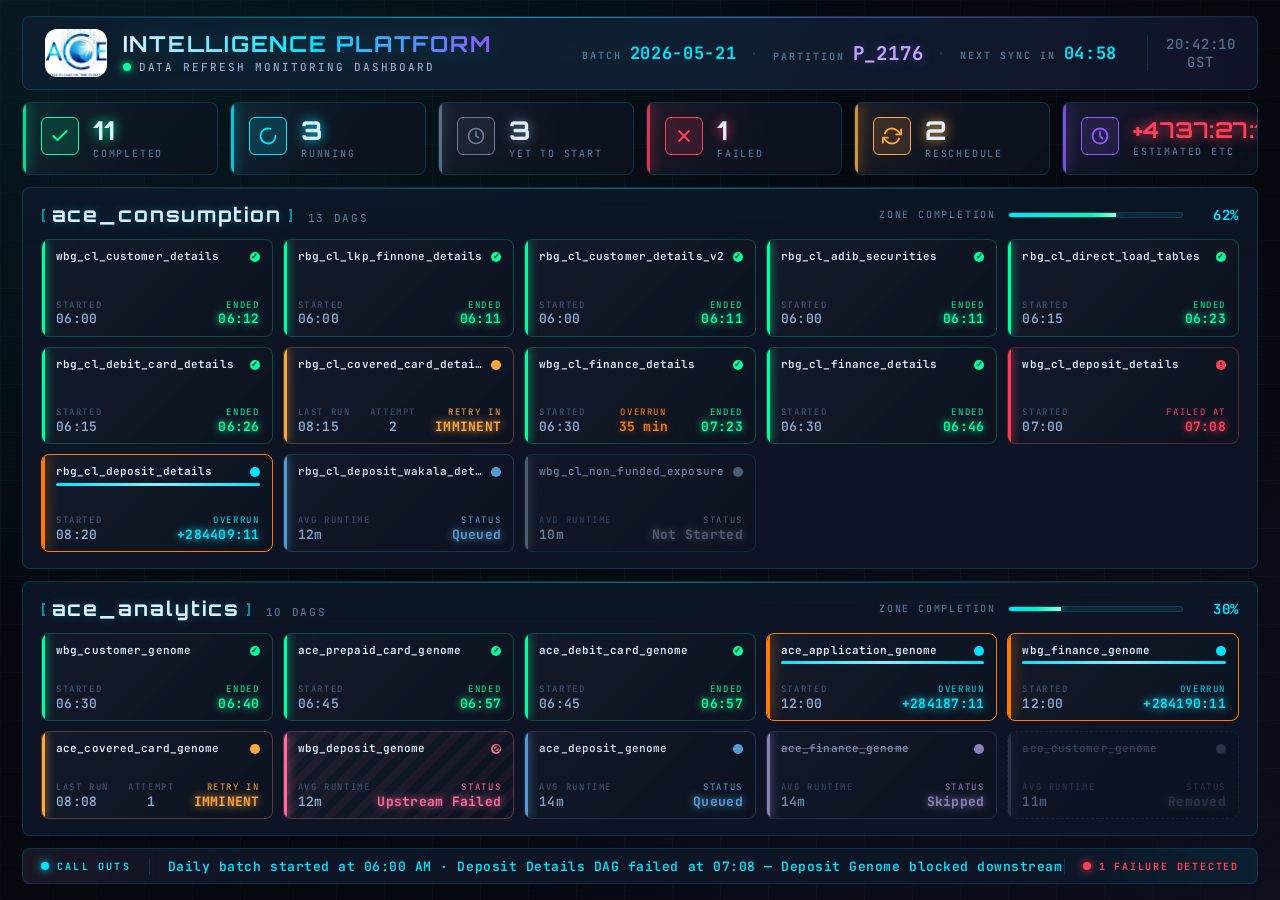
<file: ace_data_refresh_db/Darker Version/index.html>
<!DOCTYPE html>
<html lang="en">
<head>
  <meta charset="UTF-8" />
  <meta name="viewport" content="width=1920, initial-scale=1.0" />
  <title>Intelligence Platform · Data Refresh Monitoring Dashboard</title>
  <link rel="preconnect" href="https://fonts.googleapis.com" />
  <link rel="preconnect" href="https://fonts.gstatic.com" crossorigin />
  <link
    href="https://fonts.googleapis.com/css2?family=Orbitron:wght@500;600;700;800&family=JetBrains+Mono:wght@400;500;600;700&family=Rajdhani:wght@400;500;600;700&display=swap"
    rel="stylesheet"
  />
  <link rel="stylesheet" href="style.css" />
</head>
<body>
  <!-- Animated background layers -->
  <div class="bg-grid" aria-hidden="true"></div>
  <div class="bg-scanlines" aria-hidden="true"></div>
  <div class="bg-vignette" aria-hidden="true"></div>

  <main class="dashboard" id="dashboard">
    <!-- ───────── HEADER ───────── -->
    <header class="header">
      <div class="header-left">
        <img
          class="header-logo"
          src="ace-logo copy.png"
          alt="ACE"
        />
        <div class="brand-text">
          <h1 class="brand-title">Intelligence Platform</h1>
          <div class="brand-subtitle">
            <span class="live-dot" aria-hidden="true"></span>
            <span>Data Refresh Monitoring Dashboard</span>
          </div>
        </div>
      </div>
      <div class="header-right">
        <div class="inline-stat">
          <span class="inline-k">BATCH</span>
          <span class="inline-v" id="refreshDate">—</span>
        </div>
        <span class="inline-sep">·</span>
        <div class="inline-stat partition">
          <span class="inline-k">PARTITION</span>
          <span class="inline-v" id="partitionId">—</span>
        </div>
        <span class="inline-sep">·</span>
        <div class="inline-stat">
          <span class="inline-k">NEXT SYNC IN</span>
          <span class="inline-v" id="nextSync">—</span>
        </div>
        <div class="quiet-clock" id="clockTime">—</div>
      </div>
    </header>

    <!-- ───────── KPI BAR ───────── -->
    <section class="kpi-bar" id="kpiBar">
      <!-- KPI cards rendered by JS -->
    </section>

    <!-- ───────── ace_consumption ───────── -->
    <section class="zone" id="zoneConsumption">
      <div class="zone-header">
        <div class="zone-title-block">
          <span class="zone-bracket">[</span>
          <h2 class="zone-title">ace_consumption</h2>
          <span class="zone-bracket">]</span>
          <span class="zone-count" id="consumptionCount">— DAGs</span>
        </div>
        <div class="zone-progress-block">
          <span class="zone-progress-label">ZONE COMPLETION</span>
          <div class="zone-progress-track">
            <div class="zone-progress-fill" id="consumptionProgress"></div>
          </div>
          <span class="zone-progress-pct" id="consumptionPct">0%</span>
        </div>
      </div>
      <div class="dag-grid" id="consumptionGrid"></div>
    </section>

    <!-- ───────── ace_analytics ───────── -->
    <section class="zone" id="zoneAnalytics">
      <div class="zone-header">
        <div class="zone-title-block">
          <span class="zone-bracket">[</span>
          <h2 class="zone-title">ace_analytics</h2>
          <span class="zone-bracket">]</span>
          <span class="zone-count" id="analyticsCount">— DAGs</span>
        </div>
        <div class="zone-progress-block">
          <span class="zone-progress-label">ZONE COMPLETION</span>
          <div class="zone-progress-track">
            <div class="zone-progress-fill" id="analyticsProgress"></div>
          </div>
          <span class="zone-progress-pct" id="analyticsPct">0%</span>
        </div>
      </div>
      <div class="dag-grid" id="analyticsGrid"></div>
    </section>

    <!-- ───────── CALL OUTS TICKER ───────── -->
    <footer class="ticker">
      <div class="ticker-label">
        <span class="ticker-dot"></span>
        <span>CALL OUTS</span>
      </div>
      <div class="ticker-track">
        <div class="ticker-content" id="tickerContent">
          Awaiting telemetry…
        </div>
      </div>
      <div class="ticker-status">
        <span class="ticker-status-dot"></span>
        <span id="systemStatus">SYSTEM NOMINAL</span>
      </div>
    </footer>
  </main>
  <script src="app.js"></script>
</body>
</html>
</file>
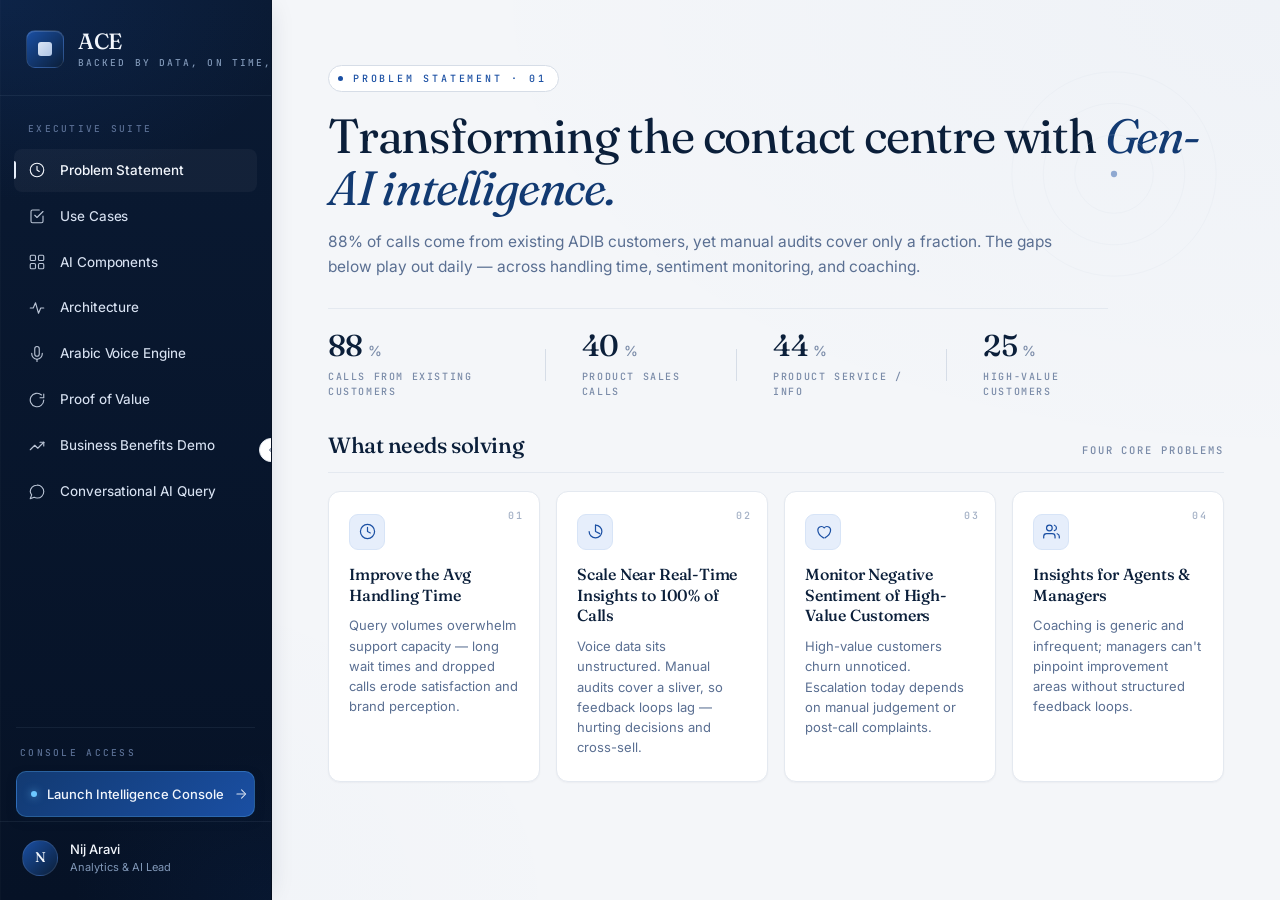
<file: call_centre_demo_dashboard/index_v1.html>
<!DOCTYPE html>
<html lang="en">
<head>
<meta charset="UTF-8" />
<meta name="viewport" content="width=device-width, initial-scale=1.0" />
<title>ACE · Transforming Contact Centers with Gen-AI · ADIB</title>
<link rel="preconnect" href="https://fonts.googleapis.com">
<link rel="preconnect" href="https://fonts.gstatic.com" crossorigin>
<link href="https://fonts.googleapis.com/css2?family=Fraunces:opsz,wght@9..144,300;9..144,400;9..144,500;9..144,600;9..144,700&family=Inter:wght@300;400;500;600;700&family=JetBrains+Mono:wght@400;500&display=swap" rel="stylesheet">
<style>
  :root {
    /* ============ SIDEBAR (dark navy, retained) ============ */
    --nav-bg-1: #0a1a33;
    --nav-bg-2: #061226;
    --nav-text: #d8e2f2;
    --nav-text-muted: #8198b8;
    --nav-text-quiet: #5b7095;
    --nav-line: rgba(180, 200, 230, 0.08);
    --nav-line-strong: rgba(180, 200, 230, 0.14);
    --nav-active-bg: rgba(255, 255, 255, 0.04);

    /* ============ EXECUTIVE WORKSPACE (light) ============ */
    --bg-canvas: #F4F6F9;
    --bg-elevated: #FFFFFF;
    --bg-warm: #F7F8FA;
    --bg-cool: #EEF2F7;
    --bg-section: #FBFCFD;

    --line: #E4E9F0;
    --line-soft: #EDF1F6;
    --line-strong: #D6DDE7;

    --ink-900: #0B1F3A;
    --ink-800: #123A72;
    --ink-700: #1F3A66;
    --ink-600: #3A4F73;
    --ink-500: #5A6F92;
    --ink-400: #7A8BA8;
    --ink-300: #A3B0C5;

    --accent-blue: #1A4FA3;
    --accent-blue-soft: #E6EEFB;
    --accent-cyan: #0891B2;
    --accent-cyan-soft: #E0F2F8;
    --accent-gold: #B08D3E;
    --accent-gold-soft: #F5EFE0;

    --nav-w: 272px;
    --nav-w-collapsed: 78px;

    --font-display: 'Fraunces', 'Times New Roman', serif;
    --font-body: 'Inter', system-ui, -apple-system, sans-serif;
    --font-mono: 'JetBrains Mono', ui-monospace, monospace;

    --shadow-xs: 0 1px 2px rgba(11, 31, 58, 0.04);
    --shadow-sm: 0 1px 2px rgba(11, 31, 58, 0.04), 0 2px 4px rgba(11, 31, 58, 0.04);
    --shadow-md: 0 2px 4px rgba(11, 31, 58, 0.04), 0 8px 16px rgba(11, 31, 58, 0.05);
    --shadow-lg: 0 4px 8px rgba(11, 31, 58, 0.05), 0 24px 40px -12px rgba(11, 31, 58, 0.08);
    --shadow-xl: 0 8px 16px rgba(11, 31, 58, 0.06), 0 40px 80px -20px rgba(11, 31, 58, 0.12);
  }

  * { box-sizing: border-box; margin: 0; padding: 0; }

  html, body {
    background: var(--bg-canvas);
    color: var(--ink-600);
    font-family: var(--font-body);
    font-weight: 400;
    font-size: 15px;
    line-height: 1.55;
    -webkit-font-smoothing: antialiased;
    -moz-osx-font-smoothing: grayscale;
    text-rendering: optimizeLegibility;
    overflow-x: hidden;
  }

  body {
    min-height: 100vh;
    background:
      radial-gradient(1400px 800px at 100% 0%, rgba(26, 79, 163, 0.025), transparent 60%),
      radial-gradient(1000px 600px at 0% 100%, rgba(26, 79, 163, 0.02), transparent 60%),
      var(--bg-canvas);
    background-attachment: fixed;
  }

  ::selection { background: var(--accent-blue-soft); color: var(--ink-900); }

  /* ============ SIDEBAR ============ */
  .sidebar {
    position: fixed;
    top: 0; left: 0; bottom: 0;
    width: var(--nav-w);
    background: linear-gradient(180deg, var(--nav-bg-1) 0%, var(--nav-bg-2) 100%);
    border-right: 1px solid rgba(0, 0, 0, 0.2);
    z-index: 50;
    display: flex; flex-direction: column;
    transition: width 0.45s cubic-bezier(.2,.8,.2,1);
    overflow: hidden;
    box-shadow: 1px 0 0 rgba(255,255,255,0.02) inset, 4px 0 24px -8px rgba(11, 31, 58, 0.15);
  }
  .sidebar.collapsed { width: var(--nav-w-collapsed); }

  .sidebar::before {
    content: "";
    position: absolute; inset: 0;
    background:
      radial-gradient(600px 400px at 0% 0%, rgba(26, 79, 163, 0.18), transparent 50%),
      radial-gradient(400px 300px at 100% 100%, rgba(26, 79, 163, 0.08), transparent 50%);
    pointer-events: none;
  }

  .brand {
    padding: 28px 26px 26px;
    display: flex; align-items: center; gap: 14px;
    border-bottom: 1px solid var(--nav-line);
    min-height: 96px;
    position: relative;
    z-index: 1;
  }
  .brand-mark {
    width: 38px; height: 38px;
    flex-shrink: 0;
    border-radius: 9px;
    background: linear-gradient(135deg, #1A4FA3 0%, #0B1F3A 100%);
    border: 1px solid rgba(255, 255, 255, 0.1);
    box-shadow: inset 0 1px 0 rgba(255,255,255,0.15);
    position: relative;
  }
  .brand-mark::after {
    content: "";
    position: absolute;
    inset: 11px;
    border-radius: 3px;
    background: linear-gradient(135deg, #E6EEFB, #B7CCEB);
    opacity: 0.95;
  }
  .brand-text { display: flex; flex-direction: column; line-height: 1.1; opacity: 1; transition: opacity .25s; white-space: nowrap; }
  .sidebar.collapsed .brand-text { opacity: 0; pointer-events: none; }
  .brand-name {
    font-family: var(--font-display);
    font-weight: 500;
    font-size: 22px;
    letter-spacing: -0.02em;
    color: #F2F6FC;
  }
  .brand-tag {
    font-family: var(--font-mono);
    font-size: 9.5px;
    letter-spacing: 0.22em;
    color: var(--nav-text-muted);
    text-transform: uppercase;
    margin-top: 5px;
    font-weight: 500;
  }

  .nav-label {
    padding: 26px 28px 12px;
    font-family: var(--font-mono);
    font-size: 9.5px;
    letter-spacing: 0.24em;
    color: var(--nav-text-quiet);
    text-transform: uppercase;
    font-weight: 500;
    opacity: 1;
    transition: opacity .25s;
    position: relative; z-index: 1;
  }
  .sidebar.collapsed .nav-label { opacity: 0; }

  .nav { list-style: none; padding: 0 14px; flex: 1; position: relative; z-index: 1; }
  .nav-item {
    position: relative;
    display: flex;
    align-items: center;
    gap: 14px;
    padding: 11px 14px;
    margin-bottom: 3px;
    border-radius: 8px;
    color: var(--nav-text);
    cursor: pointer;
    font-size: 13.5px;
    font-weight: 450;
    letter-spacing: -0.005em;
    transition: all 0.3s cubic-bezier(.2,.8,.2,1);
    white-space: nowrap;
    overflow: hidden;
  }
  .nav-item::before {
    content: "";
    position: absolute;
    left: 0; top: 50%; transform: translateY(-50%);
    width: 2px; height: 0;
    background: #E6EEFB;
    border-radius: 0 2px 2px 0;
    transition: height 0.3s cubic-bezier(.2,.8,.2,1);
  }
  .nav-item:hover {
    background: rgba(255, 255, 255, 0.04);
    color: #F2F6FC;
  }
  .nav-item.active {
    background: var(--nav-active-bg);
    color: #F2F6FC;
    font-weight: 500;
  }
  .nav-item.active::before { height: 18px; }
  .nav-item .icon {
    width: 18px; height: 18px;
    flex-shrink: 0;
    stroke: currentColor;
    stroke-width: 1.5;
    fill: none;
    stroke-linecap: round;
    stroke-linejoin: round;
    opacity: 0.85;
  }
  .nav-item.active .icon { opacity: 1; }
  .nav-item .label { opacity: 1; transition: opacity 0.25s; }
  .sidebar.collapsed .nav-item .label { opacity: 0; }

  .nav-footer {
    padding: 18px 22px 24px;
    border-top: 1px solid var(--nav-line);
    display: flex; align-items: center; gap: 12px;
    position: relative; z-index: 1;
  }
  .nav-footer .avatar {
    width: 36px; height: 36px; border-radius: 50%;
    background: linear-gradient(135deg, #1A4FA3, #0B1F3A);
    border: 1px solid rgba(255, 255, 255, 0.1);
    display: flex; align-items: center; justify-content: center;
    font-family: var(--font-display); font-weight: 500; font-size: 14px;
    color: #F2F6FC;
    flex-shrink: 0;
  }
  .nav-footer .who { line-height: 1.3; opacity: 1; transition: opacity 0.25s; overflow: hidden; white-space: nowrap; }
  .sidebar.collapsed .nav-footer .who { opacity: 0; }
  .nav-footer .who .name { font-size: 13px; font-weight: 500; color: #F2F6FC; }
  .nav-footer .who .role { font-size: 11px; color: var(--nav-text-muted); margin-top: 2px; font-weight: 400; }

  .collapse-btn {
    position: absolute;
    top: 50%;
    right: -12px;
    transform: translateY(-50%);
    width: 24px; height: 24px;
    border-radius: 50%;
    background: #FFFFFF;
    border: 1px solid var(--line);
    color: var(--ink-600);
    cursor: pointer;
    display: flex; align-items: center; justify-content: center;
    z-index: 51;
    transition: all 0.3s;
    box-shadow: var(--shadow-sm);
  }
  .collapse-btn:hover { color: var(--accent-blue); border-color: var(--line-strong); }
  .collapse-btn svg { width: 12px; height: 12px; transition: transform 0.4s; }
  .sidebar.collapsed .collapse-btn svg { transform: rotate(180deg); }

  /* ============ MAIN ============ */
  .main {
    margin-left: var(--nav-w);
    transition: margin-left 0.45s cubic-bezier(.2,.8,.2,1);
    min-height: 100vh;
    position: relative;
  }
  .sidebar.collapsed ~ .main { margin-left: var(--nav-w-collapsed); }

  /* ============ SIDEBAR LAUNCH CTA ============ */
  .nav-cta-wrap {
    margin: 14px 16px 4px;
    padding-top: 18px;
    border-top: 1px solid var(--nav-line);
    position: relative; z-index: 1;
  }
  .nav-cta-label {
    font-family: var(--font-mono);
    font-size: 9.5px;
    letter-spacing: 0.24em;
    color: var(--nav-text-quiet);
    text-transform: uppercase;
    font-weight: 500;
    margin-bottom: 10px;
    padding-left: 4px;
    opacity: 1;
    transition: opacity .25s;
  }
  .sidebar.collapsed .nav-cta-label { opacity: 0; }
  .nav-launch {
    display: flex; align-items: center; gap: 10px;
    padding: 12px 14px;
    background: linear-gradient(135deg, #123A72 0%, #1A4FA3 100%);
    color: #F2F6FC;
    border: 1px solid rgba(109, 200, 255, 0.25);
    border-radius: 10px;
    font-family: var(--font-body);
    font-size: 13px;
    font-weight: 500;
    text-decoration: none;
    cursor: pointer;
    transition: all 0.3s cubic-bezier(.2,.8,.2,1);
    box-shadow: 0 4px 14px -6px rgba(11, 31, 58, 0.5);
    position: relative;
    overflow: hidden;
    white-space: nowrap;
  }
  .nav-launch::before {
    content: "";
    position: absolute; inset: 0;
    background: linear-gradient(135deg, transparent 30%, rgba(109, 200, 255, 0.22) 50%, transparent 70%);
    transform: translateX(-100%);
    transition: transform 0.6s cubic-bezier(.2,.8,.2,1);
  }
  .nav-launch:hover {
    transform: translateY(-1px);
    border-color: rgba(109, 200, 255, 0.55);
    box-shadow: 0 10px 22px -8px rgba(11, 31, 58, 0.65);
  }
  .nav-launch:hover::before { transform: translateX(100%); }
  .nav-launch .cta-dot {
    width: 6px; height: 6px; border-radius: 50%;
    background: #6DC8FF;
    box-shadow: 0 0 8px rgba(109, 200, 255, 0.7);
    flex-shrink: 0;
  }
  .nav-launch .cta-text {
    flex: 1;
    opacity: 1;
    transition: opacity .25s;
  }
  .nav-launch svg {
    width: 14px; height: 14px;
    fill: none; stroke: currentColor; stroke-width: 1.8;
    stroke-linecap: round; stroke-linejoin: round;
    opacity: 0.9;
    flex-shrink: 0;
    transition: opacity .25s, transform .3s;
  }
  .nav-launch:hover svg { transform: translateX(2px); }
  .sidebar.collapsed .nav-launch {
    padding: 12px;
    justify-content: center;
    gap: 0;
  }
  .sidebar.collapsed .nav-launch .cta-text,
  .sidebar.collapsed .nav-launch svg { opacity: 0; width: 0; pointer-events: none; }

  /* ============ SECTION ============ */
  .section { display: none; padding: 64px 56px 96px; animation: fadeUp 0.6s cubic-bezier(.2,.8,.2,1); }
  .section.active { display: block; }
  @keyframes fadeUp {
    from { opacity: 0; transform: translateY(12px); }
    to { opacity: 1; transform: translateY(0); }
  }

  .hero {
    max-width: 1280px;
    margin: 0 auto 56px;
    position: relative;
  }
  .eyebrow {
    display: inline-flex; align-items: center; gap: 10px;
    font-family: var(--font-mono);
    font-size: 10.5px;
    letter-spacing: 0.28em;
    color: var(--accent-blue);
    text-transform: uppercase;
    margin-bottom: 24px;
    padding: 6px 12px 6px 10px;
    border: 1px solid var(--line-strong);
    border-radius: 100px;
    background: var(--bg-elevated);
    font-weight: 500;
  }
  .eyebrow::before {
    content: ""; width: 5px; height: 5px; border-radius: 50%;
    background: var(--accent-blue);
  }
  .hero h1 {
    font-family: var(--font-display);
    font-weight: 400;
    font-size: clamp(38px, 5vw, 64px);
    line-height: 1.05;
    letter-spacing: -0.025em;
    color: var(--ink-900);
    margin-bottom: 24px;
    max-width: 980px;
  }
  .hero h1 .accent {
    font-style: italic;
    font-weight: 400;
    color: var(--ink-800);
  }
  .hero p.sub {
    font-size: 17px;
    line-height: 1.6;
    color: var(--ink-500);
    max-width: 680px;
    font-weight: 400;
  }
  .hero-meta {
    margin-top: 40px;
    display: flex; align-items: center; gap: 40px;
    padding-top: 30px;
    border-top: 1px solid var(--line);
    max-width: 760px;
  }
  .hero-meta .stat .num {
    font-family: var(--font-display);
    font-size: 32px;
    font-weight: 500;
    color: var(--ink-900);
    letter-spacing: -0.02em;
    line-height: 1;
  }
  .hero-meta .stat .num .unit {
    font-family: var(--font-body);
    font-size: 15px;
    color: var(--ink-400);
    margin-left: 6px;
    font-weight: 500;
    letter-spacing: 0;
  }
  .hero-meta .stat .lbl {
    font-family: var(--font-mono);
    font-size: 10px;
    letter-spacing: 0.18em;
    color: var(--ink-400);
    text-transform: uppercase;
    margin-top: 10px;
    font-weight: 500;
  }
  .hero-meta .divider { width: 1px; height: 36px; background: var(--line-strong); }

  .hero-mark {
    position: absolute;
    top: 0; right: 0;
    width: 280px; height: 280px;
    pointer-events: none;
    opacity: 0.5;
  }

  /* ============ GRID ============ */
  .grid {
    max-width: 1280px;
    margin: 0 auto;
    display: grid;
    gap: 20px;
    grid-template-columns: repeat(12, 1fr);
  }
  .card {
    position: relative;
    background: var(--bg-elevated);
    border: 1px solid var(--line);
    border-radius: 14px;
    padding: 32px 30px;
    overflow: hidden;
    transition: all 0.35s cubic-bezier(.2,.8,.2,1);
    box-shadow: var(--shadow-xs);
  }
  .card:hover {
    border-color: var(--line-strong);
    transform: translateY(-2px);
    box-shadow: var(--shadow-md);
  }

  .card.span-3 { grid-column: span 3; }
  .card.span-4 { grid-column: span 4; }
  .card.span-6 { grid-column: span 6; }
  .card.span-8 { grid-column: span 8; }
  .card.span-12 { grid-column: span 12; }

  .card-icon {
    width: 42px; height: 42px;
    border-radius: 10px;
    background: var(--accent-blue-soft);
    border: 1px solid #D7E4F7;
    display: flex; align-items: center; justify-content: center;
    margin-bottom: 22px;
    color: var(--accent-blue);
  }
  .card-icon svg { width: 19px; height: 19px; fill: none; stroke: currentColor; stroke-width: 1.6; stroke-linecap: round; stroke-linejoin: round; }
  .card h3 {
    font-family: var(--font-display);
    font-weight: 500;
    font-size: 21px;
    letter-spacing: -0.018em;
    color: var(--ink-900);
    margin-bottom: 10px;
    line-height: 1.25;
  }
  .card p {
    font-size: 14px;
    line-height: 1.6;
    color: var(--ink-500);
  }
  .card .index {
    position: absolute;
    top: 24px; right: 26px;
    font-family: var(--font-mono);
    font-size: 10.5px;
    letter-spacing: 0.14em;
    color: var(--ink-300);
    font-weight: 500;
  }
  .card .tag {
    display: inline-block;
    margin-top: 18px;
    font-family: var(--font-mono);
    font-size: 10px;
    letter-spacing: 0.16em;
    color: var(--ink-700);
    text-transform: uppercase;
    padding: 4px 10px;
    border: 1px solid var(--line-strong);
    border-radius: 100px;
    background: var(--bg-warm);
    font-weight: 500;
  }

  /* ============ FEATURE ROW ============ */
  .feature-row {
    max-width: 1280px;
    margin: 0 auto 28px;
    display: flex; align-items: end; justify-content: space-between;
    gap: 24px;
    padding-bottom: 18px;
    border-bottom: 1px solid var(--line);
  }
  .feature-row h2 {
    font-family: var(--font-display);
    font-weight: 500;
    font-size: 26px;
    letter-spacing: -0.02em;
    color: var(--ink-900);
    line-height: 1.2;
  }
  .feature-row .meta {
    font-family: var(--font-mono);
    font-size: 10.5px;
    letter-spacing: 0.18em;
    color: var(--ink-400);
    text-transform: uppercase;
    font-weight: 500;
  }

  /* ============ CONVERSATIONAL UI ============ */
  .convo-frame {
    max-width: 1100px;
    margin: 0 auto;
    background: var(--bg-elevated);
    border: 1px solid var(--line);
    border-radius: 16px;
    padding: 44px;
    box-shadow: var(--shadow-lg);
    position: relative;
    overflow: hidden;
  }
  .convo-frame::before {
    content: ""; position: absolute; top: 0; left: 0; right: 0; height: 3px;
    background: linear-gradient(90deg, var(--accent-blue), var(--accent-cyan));
    opacity: 0.8;
  }
  .convo-section-label {
    font-family: var(--font-mono);
    font-size: 10.5px;
    letter-spacing: 0.2em;
    color: var(--ink-400);
    text-transform: uppercase;
    margin-bottom: 20px;
    font-weight: 500;
  }
  .convo-chip {
    display: inline-block; padding: 9px 16px;
    margin: 6px 8px 6px 0;
    border: 1px solid var(--line-strong);
    border-radius: 100px;
    background: var(--bg-warm);
    color: var(--ink-700);
    font-size: 13.5px;
    font-weight: 450;
    cursor: pointer;
    transition: all 0.25s;
  }
  .convo-chip:hover {
    border-color: var(--accent-blue);
    background: var(--accent-blue-soft);
    color: var(--accent-blue);
  }
  .convo-input {
    margin-top: 32px;
    display: flex; align-items: center; gap: 14px;
    padding: 16px 20px;
    background: var(--bg-warm);
    border: 1px solid var(--line);
    border-radius: 12px;
    transition: border-color 0.25s;
  }
  .convo-input:focus-within { border-color: var(--accent-blue); background: var(--bg-elevated); }
  .convo-input .prompt-dot {
    width: 8px; height: 8px; border-radius: 50%;
    background: var(--accent-blue);
  }
  .convo-input input {
    flex: 1;
    background: transparent;
    border: none;
    outline: none;
    color: var(--ink-900);
    font-family: var(--font-body);
    font-size: 15px;
  }
  .convo-input input::placeholder { color: var(--ink-400); }
  .convo-input .send {
    padding: 10px 18px;
    background: var(--ink-900);
    color: #FFFFFF;
    border: none; border-radius: 8px;
    font-family: var(--font-mono);
    font-size: 11px;
    letter-spacing: 0.16em;
    text-transform: uppercase;
    cursor: pointer;
    font-weight: 600;
    transition: all 0.25s;
  }
  .convo-input .send:hover { background: var(--accent-blue); }

  /* ============ ARCHITECTURE CANVAS ============ */
  .arch-canvas {
    max-width: 1280px;
    margin: 0 auto;
    aspect-ratio: 16 / 7.2;
    background: var(--bg-elevated);
    border: 1px solid var(--line);
    border-radius: 16px;
    position: relative;
    overflow: hidden;
    box-shadow: var(--shadow-sm);
  }
  .arch-canvas::before {
    content: ""; position: absolute; inset: 0;
    background-image:
      linear-gradient(rgba(11, 31, 58, 0.03) 1px, transparent 1px),
      linear-gradient(90deg, rgba(11, 31, 58, 0.03) 1px, transparent 1px);
    background-size: 40px 40px;
    mask-image: radial-gradient(ellipse at 50% 50%, black 30%, transparent 80%);
  }
  .arch-placeholder {
    position: absolute; inset: 0;
    display: flex; align-items: center; justify-content: center;
    flex-direction: column;
    gap: 14px;
  }
  .arch-placeholder .label {
    font-family: var(--font-mono);
    font-size: 10.5px;
    letter-spacing: 0.24em;
    color: var(--ink-400);
    text-transform: uppercase;
    font-weight: 500;
  }
  .arch-placeholder .title-px {
    font-family: var(--font-display);
    font-weight: 400;
    font-size: 26px;
    color: var(--ink-700);
    letter-spacing: -0.02em;
  }

  /* ============ PROCESSOR ============ */
  .processor {
    max-width: 1280px;
    margin: 0 auto;
    background: var(--bg-elevated);
    border: 1px solid var(--line);
    border-radius: 16px;
    padding: 48px;
    position: relative;
    overflow: hidden;
    box-shadow: var(--shadow-sm);
  }
  .processor-stats {
    display: grid;
    grid-template-columns: repeat(4, 1fr);
    gap: 32px;
    margin-bottom: 42px;
    padding-bottom: 36px;
    border-bottom: 1px solid var(--line);
  }
  .processor-stats .item .v {
    font-family: var(--font-display);
    font-weight: 500;
    font-size: 36px;
    letter-spacing: -0.025em;
    color: var(--ink-900);
    line-height: 1;
  }
  .processor-stats .item .v .u {
    font-family: var(--font-body);
    font-weight: 500;
    color: var(--ink-400);
    font-size: 14px;
    margin-left: 6px;
    letter-spacing: 0;
  }
  .processor-stats .item .l {
    font-family: var(--font-mono);
    font-size: 10px;
    letter-spacing: 0.18em;
    color: var(--ink-400);
    text-transform: uppercase;
    margin-top: 12px;
    font-weight: 500;
  }
  .pipeline {
    display: flex; align-items: center; gap: 0;
    overflow-x: auto;
    padding: 8px 0;
  }
  .pipeline-step {
    flex: 1;
    min-width: 160px;
    padding: 20px 16px;
    background: var(--bg-warm);
    border: 1px solid var(--line);
    border-radius: 10px;
    text-align: center;
    position: relative;
    transition: all 0.3s;
  }
  .pipeline-step:hover {
    border-color: var(--accent-blue);
    background: var(--accent-blue-soft);
  }
  .pipeline-step .num {
    font-family: var(--font-mono);
    font-size: 10px;
    color: var(--accent-blue);
    letter-spacing: 0.18em;
    margin-bottom: 8px;
    font-weight: 600;
  }
  .pipeline-step .nm {
    font-family: var(--font-display);
    font-size: 16px;
    color: var(--ink-900);
    font-weight: 500;
    letter-spacing: -0.01em;
  }
  .pipeline-arrow {
    flex-shrink: 0;
    width: 28px;
    color: var(--ink-300);
    text-align: center;
    font-family: var(--font-mono);
  }

  /* ============ SECTION 1 · PROBLEM STATEMENT (compact overrides) ============ */
  #opportunity .hero { margin-bottom: 32px; }
  #opportunity .eyebrow { margin-bottom: 18px; padding: 5px 11px 5px 9px; font-size: 10px; }
  #opportunity .hero h1 {
    font-size: clamp(32px, 4vw, 48px);
    line-height: 1.08;
    margin-bottom: 16px;
    max-width: 880px;
  }
  #opportunity .hero p.sub { font-size: 15.5px; line-height: 1.6; max-width: 740px; }
  #opportunity .hero-mark { width: 220px; height: 220px; opacity: 0.45; }
  #opportunity .hero-meta { margin-top: 28px; padding-top: 22px; gap: 36px; max-width: 780px; }
  #opportunity .hero-meta .stat .num { font-size: 30px; }
  #opportunity .hero-meta .stat .num .unit { font-size: 14px; margin-left: 5px; }
  #opportunity .hero-meta .stat .lbl { font-size: 10px; margin-top: 8px; letter-spacing: 0.16em; }
  #opportunity .hero-meta .divider { height: 32px; }

  #opportunity .feature-row { margin-bottom: 18px; padding-bottom: 14px; }
  #opportunity .feature-row h2 { font-size: 22px; }
  #opportunity .feature-row .meta { font-size: 10.5px; }

  #opportunity .grid { gap: 16px; }
  #opportunity .card { padding: 22px 20px 24px; border-radius: 12px; }
  #opportunity .card:hover { transform: none; }
  #opportunity .card-icon {
    width: 36px; height: 36px;
    margin-bottom: 14px;
    border-radius: 9px;
  }
  #opportunity .card-icon svg { width: 17px; height: 17px; stroke-width: 1.7; }
  #opportunity .card h3 {
    font-size: 16px;
    line-height: 1.3;
    margin-bottom: 10px;
    letter-spacing: -0.012em;
  }
  #opportunity .card p { font-size: 13px; line-height: 1.55; }
  #opportunity .card .index { top: 16px; right: 16px; font-size: 10px; }

  /* ============ USE CASES · OUTCOMES BOARD (compact) ============ */
  #usecases .hero { margin-bottom: 26px; max-width: 1280px; }
  #usecases .hero .eyebrow { margin-bottom: 14px; padding: 5px 11px 5px 9px; font-size: 10px; }
  #usecases .hero h1 {
    font-size: clamp(28px, 3.4vw, 40px);
    line-height: 1.08;
    margin-bottom: 12px;
    max-width: 920px;
  }
  #usecases .hero p.sub { font-size: 14.5px; line-height: 1.55; max-width: 760px; }

  .outcomes-board {
    max-width: 1280px;
    margin: 0 auto;
    display: grid;
    grid-template-columns: 1fr 360px;
    gap: 18px;
    align-items: stretch;
  }

  /* Spotlight panel (left) */
  .spotlight {
    background: var(--bg-elevated);
    border: 1px solid var(--line);
    border-radius: 18px;
    padding: 32px 34px 28px;
    position: relative;
    overflow: hidden;
    box-shadow: var(--shadow-md);
    display: flex;
    flex-direction: column;
    min-height: 540px;
  }
  .spotlight::before {
    content: "";
    position: absolute;
    top: 0; left: 0; right: 0;
    height: 3px;
    background: linear-gradient(90deg, var(--accent-blue), var(--accent-cyan));
    opacity: 0.9;
  }

  .spotlight-row {
    display: flex;
    align-items: center;
    gap: 16px;
    margin-bottom: 22px;
  }
  .spotlight-icon {
    width: 54px; height: 54px;
    border-radius: 13px;
    background: linear-gradient(135deg, #0B1F3A 0%, #1A4FA3 100%);
    display: flex; align-items: center; justify-content: center;
    color: #F2F6FC;
    flex-shrink: 0;
    box-shadow: 0 6px 16px -8px rgba(11, 31, 58, 0.4);
    position: relative;
  }
  .spotlight-icon::after {
    content: "";
    position: absolute;
    bottom: -3px; right: -3px;
    width: 12px; height: 12px;
    background: #6DC8FF;
    border: 2.5px solid var(--bg-elevated);
    border-radius: 50%;
    box-shadow: 0 0 10px rgba(109, 200, 255, 0.55);
  }
  .spotlight-icon svg { width: 24px; height: 24px; fill: none; stroke: currentColor; stroke-width: 1.6; stroke-linecap: round; stroke-linejoin: round; }

  .spotlight-tags {
    display: flex; gap: 8px;
    margin-left: auto;
    flex-wrap: wrap;
  }
  .spotlight-tag {
    font-family: var(--font-mono);
    font-size: 9.5px;
    letter-spacing: 0.2em;
    padding: 5px 11px;
    border-radius: 100px;
    border: 1px solid var(--line-strong);
    background: var(--bg-warm);
    color: var(--ink-700);
    text-transform: uppercase;
    font-weight: 600;
    display: inline-flex;
    align-items: center;
    gap: 6px;
  }
  .spotlight-tag.tag-hero {
    background: linear-gradient(135deg, #F5EFE0 0%, #EBE0BF 100%);
    border-color: #DDC68A;
    color: #6B5520;
  }
  .spotlight-tag.tag-hero::before {
    content: "";
    width: 5px; height: 5px;
    border-radius: 50%;
    background: #B08D3E;
  }
  .spotlight-tag.tag-problem {
    background: var(--accent-blue-soft);
    border-color: #D7E4F7;
    color: var(--accent-blue);
  }

  .spotlight-title {
    font-family: var(--font-display);
    font-weight: 500;
    font-size: 32px;
    line-height: 1.08;
    letter-spacing: -0.022em;
    color: var(--ink-900);
    margin-bottom: 12px;
  }
  .spotlight-lead {
    font-size: 15px;
    line-height: 1.55;
    color: var(--ink-600);
    margin-bottom: 22px;
    max-width: 680px;
  }

  .spotlight-metric {
    display: inline-flex;
    align-items: baseline;
    gap: 18px;
    padding: 18px 22px;
    background: linear-gradient(135deg, #0B1F3A 0%, #123A72 100%);
    border-radius: 12px;
    margin-bottom: 22px;
    color: #F2F6FC;
    position: relative;
    overflow: hidden;
    align-self: flex-start;
  }
  .spotlight-metric::before {
    content: "";
    position: absolute;
    inset: 0;
    background: radial-gradient(280px 200px at 100% 0%, rgba(109, 200, 255, 0.18), transparent 60%);
    pointer-events: none;
  }
  .metric-v {
    font-family: var(--font-display);
    font-weight: 500;
    font-size: 36px;
    letter-spacing: -0.025em;
    line-height: 1;
    position: relative; z-index: 1;
  }
  .metric-v .metric-u {
    font-family: var(--font-body);
    font-size: 16px;
    margin-left: 4px;
    color: rgba(230, 238, 251, 0.7);
    font-weight: 500;
    letter-spacing: 0;
  }
  .metric-l {
    font-family: var(--font-mono);
    font-size: 10px;
    letter-spacing: 0.18em;
    color: rgba(230, 238, 251, 0.72);
    text-transform: uppercase;
    font-weight: 500;
    line-height: 1.5;
    max-width: 220px;
    position: relative; z-index: 1;
  }

  .spotlight-outcomes { margin-bottom: auto; }
  .outcomes-label {
    font-family: var(--font-mono);
    font-size: 10px;
    letter-spacing: 0.22em;
    color: var(--ink-400);
    text-transform: uppercase;
    margin-bottom: 12px;
    font-weight: 500;
  }
  .outcomes-grid {
    list-style: none;
    display: grid;
    grid-template-columns: 1fr 1fr;
    gap: 10px 22px;
    padding: 0; margin: 0;
  }
  .outcomes-grid li {
    display: flex;
    align-items: flex-start;
    gap: 10px;
    font-size: 13.5px;
    color: var(--ink-600);
    line-height: 1.5;
  }
  .outcomes-grid li::before {
    content: "";
    width: 5px; height: 5px;
    border-radius: 50%;
    background: var(--accent-blue);
    margin-top: 8px;
    flex-shrink: 0;
  }

  .spotlight-footer {
    margin-top: 24px;
    padding-top: 18px;
    border-top: 1px solid var(--line);
    display: flex;
    align-items: center;
    gap: 20px;
    flex-wrap: wrap;
  }
  .footer-group {
    display: flex;
    align-items: center;
    gap: 8px;
    flex-wrap: wrap;
  }
  .footer-label {
    font-family: var(--font-mono);
    font-size: 9.5px;
    letter-spacing: 0.2em;
    color: var(--ink-400);
    text-transform: uppercase;
    font-weight: 500;
  }
  .agent-chip {
    font-family: var(--font-mono);
    font-size: 10px;
    letter-spacing: 0.06em;
    padding: 3px 9px;
    border: 1px solid #D7E4F7;
    border-radius: 100px;
    background: var(--accent-blue-soft);
    color: var(--accent-blue);
    font-weight: 600;
  }
  .problem-chip {
    font-family: var(--font-body);
    font-size: 12px;
    color: var(--ink-700);
    padding: 4px 11px;
    border-radius: 100px;
    background: var(--bg-warm);
    border: 1px solid var(--line-strong);
    font-weight: 500;
  }

  /* Use case list (right) */
  .usecase-list {
    display: flex;
    flex-direction: column;
    gap: 7px;
  }
  .usecase-tile {
    display: flex;
    align-items: center;
    gap: 13px;
    padding: 13px 15px;
    background: var(--bg-elevated);
    border: 1px solid var(--line);
    border-radius: 11px;
    cursor: pointer;
    transition: all 0.3s cubic-bezier(.2,.8,.2,1);
    text-align: left;
    font-family: var(--font-body);
    width: 100%;
    position: relative;
  }
  .usecase-tile:hover {
    border-color: var(--line-strong);
    transform: translateX(2px);
    box-shadow: var(--shadow-sm);
  }
  .usecase-tile.active {
    background: linear-gradient(165deg, #0B1F3A 0%, #123A72 100%);
    border-color: var(--ink-900);
    box-shadow: var(--shadow-md);
    transform: translateX(0);
  }
  .usecase-tile.active::before {
    content: "";
    position: absolute;
    left: -1px; top: 14px; bottom: 14px;
    width: 3px;
    background: #6DC8FF;
    border-radius: 0 2px 2px 0;
    box-shadow: 0 0 8px rgba(109, 200, 255, 0.6);
  }
  .tile-icon {
    width: 32px; height: 32px;
    border-radius: 8px;
    background: var(--accent-blue-soft);
    border: 1px solid #D7E4F7;
    display: flex; align-items: center; justify-content: center;
    color: var(--accent-blue);
    flex-shrink: 0;
    transition: all 0.3s;
  }
  .usecase-tile.active .tile-icon {
    background: rgba(109, 200, 255, 0.12);
    border-color: rgba(109, 200, 255, 0.35);
    color: #6DC8FF;
  }
  .tile-icon svg { width: 15px; height: 15px; fill: none; stroke: currentColor; stroke-width: 1.7; stroke-linecap: round; stroke-linejoin: round; }
  .tile-body { flex: 1; min-width: 0; }
  .tile-name {
    font-size: 13px;
    font-weight: 500;
    color: var(--ink-900);
    letter-spacing: -0.005em;
    line-height: 1.25;
  }
  .usecase-tile.active .tile-name { color: #F2F6FC; }
  .tile-sub {
    font-family: var(--font-mono);
    font-size: 9.5px;
    color: var(--ink-400);
    margin-top: 4px;
    letter-spacing: 0.08em;
    text-transform: uppercase;
    font-weight: 500;
  }
  .usecase-tile.active .tile-sub { color: #6DC8FF; }
  .tile-flag {
    font-family: var(--font-mono);
    font-size: 9px;
    color: var(--accent-gold);
    letter-spacing: 0.18em;
    flex-shrink: 0;
    font-weight: 600;
    padding: 2px 6px;
    background: var(--accent-gold-soft);
    border-radius: 4px;
    border: 1px solid #E5D6AC;
  }
  .usecase-tile.active .tile-flag {
    color: #F5EFE0;
    background: rgba(176, 141, 62, 0.25);
    border-color: rgba(176, 141, 62, 0.4);
  }

  /* ============ AI COMPONENTS · CAROUSEL (compact) ============ */
  #modules .hero { margin-bottom: 26px; max-width: 1280px; }
  #modules .hero .eyebrow { margin-bottom: 14px; padding: 5px 11px 5px 9px; font-size: 10px; }
  #modules .hero h1 {
    font-size: clamp(28px, 3.4vw, 40px);
    line-height: 1.08;
    margin-bottom: 12px;
    max-width: 920px;
  }
  #modules .hero p.sub { font-size: 14.5px; line-height: 1.55; max-width: 760px; }

  .carousel { max-width: 1280px; margin: 0 auto; }
  .carousel-frame {
    display: grid;
    grid-template-columns: 340px 1fr;
    background: var(--bg-elevated);
    border: 1px solid var(--line);
    border-radius: 18px;
    overflow: hidden;
    box-shadow: var(--shadow-md);
  }

  .carousel-info {
    padding: 32px 28px 26px;
    background: linear-gradient(165deg, #0B1F3A 0%, #123A72 100%);
    color: #E6EEFB;
    display: flex; flex-direction: column;
    position: relative; overflow: hidden;
  }
  .carousel-info::before {
    content: ""; position: absolute; inset: 0;
    background:
      radial-gradient(420px 320px at 100% 0%, rgba(26, 79, 163, 0.45), transparent 60%),
      radial-gradient(320px 240px at 0% 100%, rgba(109, 200, 255, 0.08), transparent 60%);
    pointer-events: none;
  }
  .carousel-info::after {
    content: ""; position: absolute; inset: 0;
    background-image:
      linear-gradient(rgba(230, 238, 251, 0.025) 1px, transparent 1px),
      linear-gradient(90deg, rgba(230, 238, 251, 0.025) 1px, transparent 1px);
    background-size: 28px 28px;
    mask-image: radial-gradient(ellipse at 50% 50%, black 30%, transparent 80%);
    pointer-events: none;
  }
  .carousel-counter {
    font-family: var(--font-mono);
    font-size: 10px;
    letter-spacing: 0.24em;
    color: rgba(230, 238, 251, 0.55);
    margin-bottom: 22px;
    display: flex; align-items: baseline; gap: 6px;
    position: relative; z-index: 1;
  }
  .carousel-counter .current {
    font-family: var(--font-display);
    font-size: 30px; color: #F2F6FC;
    letter-spacing: -0.02em; font-weight: 500; line-height: 1;
  }
  .carousel-counter .sep { color: rgba(230, 238, 251, 0.3); margin: 0 4px; font-size: 18px; }
  .carousel-counter .total { font-size: 12px; }

  .carousel-label {
    font-family: var(--font-mono);
    font-size: 10px; letter-spacing: 0.22em;
    color: #6DC8FF; text-transform: uppercase;
    margin-bottom: 10px; font-weight: 500;
    position: relative; z-index: 1;
  }
  .carousel-title {
    font-family: var(--font-display);
    font-weight: 500; font-size: 28px;
    line-height: 1.1; letter-spacing: -0.022em;
    color: #F2F6FC; margin-bottom: 14px;
    position: relative; z-index: 1;
  }
  .carousel-desc {
    font-size: 13.5px; line-height: 1.6;
    color: rgba(230, 238, 251, 0.78);
    margin-bottom: auto;
    position: relative; z-index: 1;
  }
  .carousel-stat {
    margin-top: 16px;
    display: flex; align-items: baseline; gap: 10px;
    font-family: var(--font-mono);
    font-size: 10px; letter-spacing: 0.16em;
    color: rgba(230, 238, 251, 0.5);
    text-transform: uppercase;
    position: relative; z-index: 1;
  }
  .carousel-stat .count {
    font-family: var(--font-display);
    font-size: 17px; color: #F2F6FC;
    letter-spacing: -0.01em; font-weight: 500;
  }

  .carousel-controls {
    display: flex; align-items: center; gap: 14px;
    padding-top: 20px; margin-top: 20px;
    border-top: 1px solid rgba(230, 238, 251, 0.12);
    position: relative; z-index: 1;
  }
  .carousel-btn {
    width: 34px; height: 34px; border-radius: 50%;
    background: rgba(255, 255, 255, 0.06);
    border: 1px solid rgba(230, 238, 251, 0.18);
    color: #E6EEFB; cursor: pointer;
    display: flex; align-items: center; justify-content: center;
    transition: all 0.25s; flex-shrink: 0;
  }
  .carousel-btn:hover {
    background: rgba(109, 200, 255, 0.15);
    border-color: rgba(109, 200, 255, 0.55);
    color: #6DC8FF;
    transform: translateY(-1px);
  }
  .carousel-btn svg { width: 13px; height: 13px; }
  .carousel-dots { display: flex; align-items: center; gap: 8px; flex: 1; justify-content: center; }
  .carousel-dots .dot {
    width: 6px; height: 6px; border-radius: 50%;
    background: rgba(230, 238, 251, 0.22);
    cursor: pointer;
    transition: all 0.35s cubic-bezier(.2,.8,.2,1);
  }
  .carousel-dots .dot:hover { background: rgba(230, 238, 251, 0.45); }
  .carousel-dots .dot.active {
    width: 24px; border-radius: 100px; background: #6DC8FF;
    box-shadow: 0 0 10px rgba(109, 200, 255, 0.45);
  }

  .carousel-track-container { position: relative; overflow: hidden; background: var(--bg-section); }
  .carousel-track { display: flex; transition: transform 0.55s cubic-bezier(.2, .8, .2, 1); height: 100%; }
  .carousel-slide {
    min-width: 100%;
    padding: 26px 24px;
    display: flex; flex-direction: column; justify-content: center;
  }

  .agent-grid { display: grid; grid-template-columns: repeat(3, 1fr); gap: 14px; }
  .carousel-slide[data-cards="2"] .agent-grid { grid-template-columns: repeat(2, 1fr); }

  .agent-card {
    position: relative;
    background: var(--bg-elevated);
    border: 1px solid var(--line);
    border-radius: 12px;
    padding: 20px 18px 22px;
    display: flex; flex-direction: column;
    transition: all 0.3s cubic-bezier(.2,.8,.2,1);
    overflow: hidden;
  }
  .agent-card::before {
    content: ""; position: absolute;
    top: 0; left: 0; right: 0; height: 2px;
    background: linear-gradient(90deg, var(--accent-blue), var(--accent-cyan));
    transform: scaleX(0); transform-origin: left;
    transition: transform 0.4s cubic-bezier(.2,.8,.2,1);
  }
  .agent-card:hover {
    border-color: var(--line-strong);
    transform: translateY(-2px);
    box-shadow: var(--shadow-md);
  }
  .agent-card:hover::before { transform: scaleX(1); }

  .agent-icon-wrap {
    width: 38px; height: 38px; border-radius: 10px;
    background: linear-gradient(135deg, #E6EEFB 0%, #D7E4F7 100%);
    border: 1px solid #C7D8EF;
    display: flex; align-items: center; justify-content: center;
    margin-bottom: 12px;
    color: var(--accent-blue);
    position: relative; flex-shrink: 0;
    transition: all 0.35s cubic-bezier(.2,.8,.2,1);
  }
  .agent-icon-wrap::after {
    content: ""; position: absolute;
    bottom: -2px; right: -2px;
    width: 8px; height: 8px;
    background: #6DC8FF;
    border: 1.5px solid var(--bg-elevated);
    border-radius: 50%;
    box-shadow: 0 0 6px rgba(109, 200, 255, 0.55);
  }
  .agent-card:hover .agent-icon-wrap {
    background: linear-gradient(135deg, var(--accent-blue) 0%, var(--ink-800) 100%);
    border-color: var(--ink-800); color: #F2F6FC;
  }
  .agent-icon-wrap svg { width: 18px; height: 18px; fill: none; stroke: currentColor; stroke-width: 1.6; stroke-linecap: round; stroke-linejoin: round; }
  .agent-meta {
    font-family: var(--font-mono);
    font-size: 9.5px; letter-spacing: 0.22em;
    color: var(--ink-400); text-transform: uppercase;
    font-weight: 500; margin-bottom: 6px;
  }
  .agent-card h3 {
    font-family: var(--font-display);
    font-weight: 500; font-size: 15.5px;
    line-height: 1.25; letter-spacing: -0.012em;
    color: var(--ink-900); margin-bottom: 8px;
  }
  .agent-card p { font-size: 12.5px; line-height: 1.5; color: var(--ink-500); }
  .agent-sub {
    margin-top: 10px; padding-top: 10px;
    border-top: 1px dashed var(--line);
    font-family: var(--font-mono);
    font-size: 10px; letter-spacing: 0.04em;
    color: var(--ink-400); line-height: 1.5;
  }
  .agent-sub strong { color: var(--ink-700); font-weight: 600; }

  /* Group nav strip (bottom) */
  .carousel-tabs {
    display: flex; gap: 8px;
    max-width: 1280px; margin: 14px auto 0;
  }
  .carousel-tab {
    flex: 1; padding: 12px 16px;
    background: var(--bg-elevated);
    border: 1px solid var(--line);
    border-radius: 10px; cursor: pointer;
    transition: all 0.3s;
    display: flex; align-items: center; gap: 12px;
    font-family: var(--font-body); font-weight: 500;
    color: var(--ink-600); text-align: left;
  }
  .carousel-tab:hover { border-color: var(--line-strong); color: var(--ink-900); }
  .carousel-tab.active {
    background: var(--ink-900); border-color: var(--ink-900);
    color: #F2F6FC; box-shadow: var(--shadow-sm);
  }
  .carousel-tab .tab-num {
    font-family: var(--font-mono);
    font-size: 10px; letter-spacing: 0.16em;
    color: var(--ink-400); font-weight: 600;
  }
  .carousel-tab.active .tab-num { color: #6DC8FF; }
  .carousel-tab .tab-name { font-size: 13px; letter-spacing: -0.005em; }
  .carousel-tab .tab-count {
    margin-left: auto;
    font-family: var(--font-mono);
    font-size: 10px; color: var(--ink-400); letter-spacing: 0.1em;
  }
  .carousel-tab.active .tab-count { color: rgba(230, 238, 251, 0.55); }

  /* ============ ARCHITECTURE · LIVE PIPELINE DIAGRAM ============ */
  #architecture .hero { margin-bottom: 24px; max-width: 1280px; }
  #architecture .hero .eyebrow { margin-bottom: 14px; padding: 5px 11px 5px 9px; font-size: 10px; }
  #architecture .hero h1 {
    font-size: clamp(28px, 3.4vw, 40px);
    line-height: 1.08;
    margin-bottom: 12px;
    max-width: 920px;
  }
  #architecture .hero p.sub { font-size: 14.5px; line-height: 1.55; max-width: 940px; }
  #architecture { padding-top: 44px; padding-bottom: 50px; }

  .pipeline-canvas {
    max-width: 1280px;
    margin: 0 auto;
    position: relative;
    width: 100%;
    aspect-ratio: 1240 / 720;
    background: linear-gradient(160deg, #061226 0%, #0B1F3A 50%, #123A72 100%);
    border: 1px solid #0B1F3A;
    border-radius: 18px;
    box-shadow: var(--shadow-lg);
    overflow: hidden;
  }
  .pipeline-canvas::before {
    content: ""; position: absolute; inset: 0;
    background:
      radial-gradient(600px 400px at 100% 0%, rgba(109, 200, 255, 0.16), transparent 60%),
      radial-gradient(500px 350px at 0% 100%, rgba(26, 79, 163, 0.35), transparent 60%);
    pointer-events: none;
  }
  .pipeline-canvas::after {
    content: ""; position: absolute; inset: 0;
    background-image:
      linear-gradient(rgba(230, 238, 251, 0.03) 1px, transparent 1px),
      linear-gradient(90deg, rgba(230, 238, 251, 0.03) 1px, transparent 1px);
    background-size: 36px 36px;
    -webkit-mask-image: radial-gradient(ellipse at 50% 50%, black 35%, transparent 85%);
    mask-image: radial-gradient(ellipse at 50% 50%, black 35%, transparent 85%);
    pointer-events: none;
  }

  .pipeline-svg {
    position: absolute;
    inset: 0;
    width: 100%;
    height: 100%;
    pointer-events: none;
    z-index: 1;
  }
  .pipeline-svg .flow-line {
    stroke: rgba(109, 200, 255, 0.5);
    stroke-width: 1.5;
    fill: none;
    stroke-dasharray: 5 6;
    animation: pipelineDash 22s linear infinite;
    filter: drop-shadow(0 0 4px rgba(109, 200, 255, 0.45));
  }
  @keyframes pipelineDash {
    to { stroke-dashoffset: -700; }
  }
  .pipeline-svg .flow-line.flow-primary {
    stroke: rgba(109, 200, 255, 0.72);
    stroke-width: 2;
  }
  .pipeline-svg .flow-line.flow-faint {
    stroke: rgba(109, 200, 255, 0.26);
    stroke-width: 1.2;
  }
  .pipeline-svg .pulse-dot {
    fill: #6DC8FF;
    filter: drop-shadow(0 0 6px #6DC8FF) drop-shadow(0 0 12px rgba(109, 200, 255, 0.6));
  }
  .pipeline-svg .glow-ring {
    fill: rgba(109, 200, 255, 0.08);
    stroke: rgba(109, 200, 255, 0.4);
    stroke-width: 1;
    animation: glowRing 3s ease-in-out infinite;
  }
  @keyframes glowRing {
    0%, 100% { opacity: 0.4; transform: scale(1); }
    50% { opacity: 0.9; transform: scale(1.15); }
  }

  /* Lane labels */
  .pipeline-lane {
    position: absolute;
    font-family: var(--font-mono);
    font-size: 10px;
    letter-spacing: 0.24em;
    color: rgba(230, 238, 251, 0.55);
    text-transform: uppercase;
    font-weight: 500;
    z-index: 2;
    white-space: nowrap;
  }
  .pipeline-lane.lane-top { top: 3%; }
  .pipeline-lane .lane-num { color: #6DC8FF; margin-right: 6px; font-weight: 600; }
  .pipeline-lane.lane-divider {
    top: 59%;
    left: 50%;
    transform: translateX(-50%);
    display: flex;
    align-items: center;
    gap: 14px;
    color: #6DC8FF;
    font-weight: 600;
  }
  .pipeline-lane.lane-divider::before,
  .pipeline-lane.lane-divider::after {
    content: "";
    width: 56px; height: 1px;
    background: linear-gradient(90deg, transparent, rgba(109, 200, 255, 0.45), transparent);
  }

  /* Node cards (positioned absolute over the canvas) */
  .pnode {
    position: absolute;
    width: 16.94%;
    background: rgba(255, 255, 255, 0.045);
    border: 1px solid rgba(230, 238, 251, 0.13);
    border-radius: 12px;
    padding: 10px 12px 12px;
    backdrop-filter: blur(8px);
    -webkit-backdrop-filter: blur(8px);
    transition: all 0.4s cubic-bezier(.2,.8,.2,1);
    z-index: 3;
    overflow: hidden;
  }
  .pnode::before {
    content: ""; position: absolute;
    top: 0; left: 0; right: 0; height: 50%;
    background: linear-gradient(180deg, rgba(255,255,255,0.05), transparent);
    pointer-events: none;
    border-radius: 12px 12px 0 0;
  }
  .pnode:hover {
    background: rgba(255, 255, 255, 0.09);
    border-color: rgba(109, 200, 255, 0.55);
    transform: translateY(-2px);
    box-shadow: 0 12px 28px -8px rgba(0, 0, 0, 0.55), 0 0 24px rgba(109, 200, 255, 0.2);
  }
  .pnode:hover .pnode-icon {
    background: rgba(109, 200, 255, 0.22);
    border-color: rgba(109, 200, 255, 0.6);
    transform: scale(1.05);
  }

  .pnode-header {
    display: flex;
    align-items: center;
    gap: 9px;
    margin-bottom: 7px;
  }
  .pnode-icon {
    width: 28px; height: 28px;
    border-radius: 8px;
    background: rgba(109, 200, 255, 0.12);
    border: 1px solid rgba(109, 200, 255, 0.28);
    display: flex; align-items: center; justify-content: center;
    color: #6DC8FF;
    flex-shrink: 0;
    transition: all 0.4s cubic-bezier(.2,.8,.2,1);
  }
  .pnode-icon svg {
    width: 14px; height: 14px;
    fill: none; stroke: currentColor; stroke-width: 1.7;
    stroke-linecap: round; stroke-linejoin: round;
  }
  .pnode-tag-mono {
    margin-left: auto;
    font-family: var(--font-mono);
    font-size: 8.5px;
    letter-spacing: 0.16em;
    padding: 2px 6px;
    border-radius: 4px;
    background: rgba(109, 200, 255, 0.12);
    color: #6DC8FF;
    border: 1px solid rgba(109, 200, 255, 0.25);
    font-weight: 600;
    text-transform: uppercase;
    flex-shrink: 0;
  }
  .pnode-title {
    font-family: var(--font-display);
    font-size: 13px;
    font-weight: 500;
    letter-spacing: -0.01em;
    color: #F2F6FC;
    line-height: 1.2;
    margin-bottom: 3px;
  }
  .pnode-sub {
    font-size: 10.5px;
    color: rgba(230, 238, 251, 0.65);
    line-height: 1.4;
  }
  .pnode-list {
    list-style: none;
    padding: 0;
    margin: 7px 0 0;
    display: flex;
    flex-direction: column;
    gap: 1px;
  }
  .pnode-list li {
    font-size: 10px;
    line-height: 1.55;
    color: rgba(230, 238, 251, 0.62);
    padding-left: 9px;
    position: relative;
  }
  .pnode-list li::before {
    content: "";
    position: absolute;
    left: 0; top: 7px;
    width: 3px; height: 3px;
    border-radius: 50%;
    background: rgba(109, 200, 255, 0.55);
  }

  /* Variants */
  .pnode.var-source .pnode-icon {
    background: linear-gradient(135deg, rgba(176, 141, 62, 0.35), rgba(176, 141, 62, 0.15));
    border-color: rgba(176, 141, 62, 0.45);
    color: #DDC68A;
  }
  .pnode.var-source .pnode-tag-mono {
    background: rgba(176, 141, 62, 0.15);
    color: #DDC68A;
    border-color: rgba(176, 141, 62, 0.3);
  }
  .pnode.var-store {
    background: rgba(109, 200, 255, 0.055);
    border-color: rgba(109, 200, 255, 0.22);
  }
  .pnode.var-store .pnode-icon {
    background: linear-gradient(135deg, rgba(255, 255, 255, 0.2), rgba(255, 255, 255, 0.08));
    border-color: rgba(255, 255, 255, 0.3);
    color: #F2F6FC;
  }
  .pnode.var-store .pnode-tag-mono {
    background: rgba(255, 255, 255, 0.1);
    color: #F2F6FC;
    border-color: rgba(255, 255, 255, 0.2);
  }
  .pnode.var-agent .pnode-icon {
    background: linear-gradient(135deg, rgba(109, 200, 255, 0.22), rgba(109, 200, 255, 0.08));
    border-color: rgba(109, 200, 255, 0.4);
  }

  /* Positions (% based; matches viewBox 1240 x 720) */
  .pos-audio    { left: 2.42%;  top: 8%; }
  .pos-langdet  { left: 21.77%; top: 8%; }
  .pos-trnscr   { left: 41.13%; top: 8%; }
  .pos-diariz   { left: 21.77%; top: 33%; }
  .pos-trnscpt  { left: 60.48%; top: 33%; }
  .pos-segments { left: 79.84%; top: 33%; }
  .pos-score    { left: 2.42%;  top: 68%; }
  .pos-sntmt    { left: 21.77%; top: 68%; }
  .pos-smmry    { left: 41.13%; top: 68%; }
  .pos-insgts   { left: 60.48%; top: 68%; }
  .pos-hold     { left: 79.84%; top: 68%; }

  /* "Live" pulse indicator for each agent card → conveys autonomous activity */
  .pnode.var-agent .agent-pulse {
    position: absolute;
    top: 10px; right: 10px;
    width: 6px; height: 6px;
    border-radius: 50%;
    background: #6DC8FF;
    box-shadow: 0 0 0 0 rgba(109, 200, 255, 0.7);
    animation: agentLive 2.4s cubic-bezier(.2,.8,.2,1) infinite;
    z-index: 4;
  }
  @keyframes agentLive {
    0%, 100% { opacity: 0.55; box-shadow: 0 0 0 0 rgba(109, 200, 255, 0.65); }
    50%      { opacity: 1;    box-shadow: 0 0 0 5px rgba(109, 200, 255, 0); }
  }
  /* Stagger the pulses so the five agents feel autonomous, not synchronised */
  .pos-score   .agent-pulse { animation-delay: 0s;    }
  .pos-sntmt   .agent-pulse { animation-delay: 0.45s; }
  .pos-smmry   .agent-pulse { animation-delay: 0.9s;  }
  .pos-insgts  .agent-pulse { animation-delay: 1.35s; }
  .pos-hold    .agent-pulse { animation-delay: 1.8s;  }

  /* Lane label positions */
  .lane-ingest  { left: 4.0%; }
  .lane-detect  { left: 24.5%; }
  .lane-trsc    { left: 43.8%; }
  .lane-store   { left: 67.5%; }

  /* ============================================================
     SECTION 4 · PROOF OF VALUE — HORIZONTAL CAROUSEL
     ============================================================ */
  .pov-hero { margin-bottom: 40px; }
  .pov-hero h1 { font-size: clamp(34px, 4.4vw, 54px); margin-bottom: 18px; }
  .pov-hero p.sub { font-size: 16px; max-width: 820px; }

  /* Control bar with tabs + arrows */
  .pov-control {
    max-width: 1280px;
    margin: 0 auto 28px;
    display: flex;
    align-items: center;
    justify-content: space-between;
    gap: 24px;
    padding: 10px 12px 10px 10px;
    background: var(--bg-elevated);
    border: 1px solid var(--line);
    border-radius: 100px;
    box-shadow: var(--shadow-xs);
  }
  .pov-tabs { display: flex; gap: 4px; }
  .pov-tab {
    display: inline-flex;
    align-items: center;
    gap: 12px;
    padding: 10px 20px 10px 14px;
    background: transparent;
    border: 1px solid transparent;
    border-radius: 100px;
    cursor: pointer;
    font-family: var(--font-body);
    color: var(--ink-500);
    transition: all 0.3s cubic-bezier(.2,.8,.2,1);
  }
  .pov-tab:hover { color: var(--ink-800); }
  .pov-tab.active {
    background: var(--ink-900);
    color: #F2F6FC;
    border-color: var(--ink-900);
  }
  .pov-tab-num {
    font-family: var(--font-mono);
    font-size: 10px;
    letter-spacing: 0.18em;
    opacity: 0.55;
    font-weight: 500;
  }
  .pov-tab.active .pov-tab-num { opacity: 0.7; }
  .pov-tab-name {
    font-size: 13.5px;
    font-weight: 500;
    letter-spacing: -0.005em;
  }
  .pov-nav { display: flex; align-items: center; gap: 6px; padding-right: 6px; }
  .pov-arrow {
    width: 40px; height: 40px;
    border-radius: 50%;
    background: var(--bg-warm);
    border: 1px solid var(--line);
    cursor: pointer;
    display: flex; align-items: center; justify-content: center;
    color: var(--ink-700);
    transition: all 0.25s;
  }
  .pov-arrow:hover {
    background: var(--ink-900);
    border-color: var(--ink-900);
    color: #fff;
  }
  .pov-arrow:disabled {
    opacity: 0.35;
    cursor: not-allowed;
    background: var(--bg-warm);
    color: var(--ink-300);
  }
  .pov-arrow:disabled:hover { background: var(--bg-warm); border-color: var(--line); color: var(--ink-300); }
  .pov-arrow svg { width: 16px; height: 16px; fill: none; stroke: currentColor; stroke-width: 2; stroke-linecap: round; stroke-linejoin: round; }
  .pov-counter {
    font-family: var(--font-mono);
    font-size: 11px;
    letter-spacing: 0.16em;
    color: var(--ink-500);
    padding: 0 12px;
    font-weight: 500;
  }
  .pov-counter .sep { margin: 0 6px; color: var(--ink-300); }
  .pov-counter #povCur { color: var(--ink-900); font-weight: 600; }

  /* Carousel viewport / track */
  .pov-viewport {
    max-width: 1280px;
    margin: 0 auto;
    overflow: hidden;
    border-radius: 18px;
  }
  .pov-track {
    display: flex;
    transition: transform 0.7s cubic-bezier(.2,.8,.2,1);
    will-change: transform;
  }
  .pov-slide {
    flex: 0 0 100%;
    min-width: 0;
    padding: 4px;
    opacity: 0.35;
    transition: opacity 0.6s ease;
  }
  .pov-slide.active { opacity: 1; }

  .pov-slide-head { margin-bottom: 36px; max-width: 880px; }
  .pov-slide-eyebrow {
    font-family: var(--font-mono);
    font-size: 10px;
    letter-spacing: 0.24em;
    color: var(--accent-blue);
    text-transform: uppercase;
    margin-bottom: 16px;
    font-weight: 500;
  }
  .pov-slide-title {
    font-family: var(--font-display);
    font-weight: 400;
    font-size: clamp(30px, 3.6vw, 44px);
    letter-spacing: -0.025em;
    color: var(--ink-900);
    line-height: 1.1;
    margin-bottom: 14px;
  }
  .pov-slide-title em { font-style: italic; color: var(--ink-800); font-weight: 400; }
  .pov-slide-sub {
    font-size: 15.5px;
    line-height: 1.62;
    color: var(--ink-500);
    max-width: 760px;
  }

  /* ===== SLIDE 1 · CALL CATEGORISATION INTELLIGENCE ===== */
  .cat-head {
    margin-bottom: 36px;
  }
  .cat-head-text { max-width: 980px; }
  .cat-head-text .pov-slide-title {
    margin-bottom: 16px;
    font-size: clamp(34px, 4vw, 50px);
  }
  .cat-head-text .pov-slide-sub {
    font-size: 16px;
    line-height: 1.62;
    max-width: 860px;
  }

  .cat-ai-badge {
    display: grid;
    grid-template-columns: auto minmax(0,1fr) auto;
    gap: 14px;
    align-items: center;
    padding: 16px 16px 16px 18px;
    background: linear-gradient(135deg, var(--bg-elevated) 0%, var(--bg-warm) 100%);
    border: 1px solid var(--line);
    border-radius: 14px;
    box-shadow: var(--shadow-sm);
    text-decoration: none;
    transition: all 0.35s cubic-bezier(.2,.8,.2,1);
    position: relative;
    overflow: hidden;
  }
  .cat-ai-badge::before {
    content: "";
    position: absolute;
    inset: 0;
    background: radial-gradient(280px 140px at 100% 0%, rgba(8, 145, 178, 0.07), transparent 60%);
    pointer-events: none;
  }
  .cat-ai-badge:hover {
    border-color: var(--accent-blue);
    transform: translateY(-1px);
    box-shadow: var(--shadow-md);
  }
  .cat-ai-badge-icon {
    width: 40px; height: 40px;
    border-radius: 10px;
    background: linear-gradient(135deg, var(--accent-blue), var(--accent-cyan));
    color: #F2F6FC;
    display: flex; align-items: center; justify-content: center;
    flex-shrink: 0;
    box-shadow: 0 4px 10px -2px rgba(26, 79, 163, 0.4);
  }
  .cat-ai-badge-icon svg { width: 20px; height: 20px; }
  .cat-ai-badge-body { min-width: 0; }
  .cat-ai-badge-title {
    font-family: var(--font-display);
    font-size: 15px;
    font-weight: 500;
    color: var(--accent-blue);
    letter-spacing: -0.015em;
    margin-bottom: 2px;
  }
  .cat-ai-badge-meta {
    font-family: var(--font-mono);
    font-size: 10px;
    letter-spacing: 0.14em;
    color: var(--ink-500);
    text-transform: uppercase;
    margin-bottom: 4px;
    font-weight: 500;
  }
  .cat-ai-badge-sub {
    font-size: 12.5px;
    line-height: 1.45;
    color: var(--ink-600);
  }
  .cat-ai-badge-arrow {
    width: 28px; height: 28px;
    border-radius: 50%;
    background: var(--bg-cool);
    color: var(--ink-700);
    display: flex; align-items: center; justify-content: center;
    transition: all 0.25s;
    flex-shrink: 0;
  }
  .cat-ai-badge:hover .cat-ai-badge-arrow {
    background: var(--accent-blue);
    color: #fff;
    transform: translateX(3px);
  }
  .cat-ai-badge-arrow svg {
    width: 12px; height: 12px;
    fill: none; stroke: currentColor;
    stroke-width: 2.2; stroke-linecap: round; stroke-linejoin: round;
  }

  /* Main quadrant canvas */
  .cat-canvas {
    display: grid;
    grid-template-columns: minmax(0, 1fr) minmax(360px, 1.05fr) minmax(0, 1fr);
    grid-template-rows: 1fr 1fr;
    gap: 22px;
    margin-bottom: 26px;
  }

  .quad-card {
    background: var(--bg-elevated);
    border: 1px solid var(--line);
    border-radius: 16px;
    padding: 24px 26px 22px;
    position: relative;
    overflow: hidden;
    display: flex;
    flex-direction: column;
    box-shadow: var(--shadow-xs);
    transition: all 0.35s cubic-bezier(.2,.8,.2,1);
  }
  .quad-card::before {
    content: "";
    position: absolute;
    top: 0; right: 0;
    width: 140px; height: 100%;
    background: linear-gradient(270deg, var(--qc-soft) 0%, transparent 100%);
    opacity: 0.55;
    pointer-events: none;
  }
  .quad-card:hover {
    border-color: var(--qc);
    transform: translateY(-2px);
    box-shadow: 0 8px 24px -8px rgba(11, 31, 58, 0.12);
  }
  .quad-tl { grid-column: 1; grid-row: 1; }
  .quad-tr { grid-column: 3; grid-row: 1; }
  .quad-bl { grid-column: 1; grid-row: 2; }
  .quad-br { grid-column: 3; grid-row: 2; }

  .quad-tl::after, .quad-tr::after, .quad-bl::after, .quad-br::after {
    content: "";
    position: absolute;
    width: 9px; height: 9px;
    border-radius: 50%;
    background: var(--qc);
    box-shadow: 0 0 0 4px rgba(255,255,255,0.95), 0 0 0 5px var(--qc-soft);
    top: 50%;
    transform: translateY(-50%);
  }
  .quad-tl::after, .quad-bl::after { right: -5px; }
  .quad-tr::after, .quad-br::after { left: -5px; }

  .quad-head {
    display: grid;
    grid-template-columns: auto minmax(0,1fr) auto;
    align-items: center;
    gap: 14px;
    margin-bottom: 14px;
    position: relative;
    z-index: 1;
  }
  .quad-icon {
    width: 44px; height: 44px;
    border-radius: 50%;
    background: var(--qc-soft);
    border: 1px solid var(--qc);
    color: var(--qc);
    display: flex; align-items: center; justify-content: center;
    flex-shrink: 0;
  }
  .quad-icon svg {
    width: 20px; height: 20px;
    fill: none; stroke: currentColor;
    stroke-width: 1.6; stroke-linecap: round; stroke-linejoin: round;
  }
  .quad-title-block { min-width: 0; }
  .quad-title-block h3 {
    font-family: var(--font-display);
    font-weight: 500;
    font-size: 22px;
    letter-spacing: -0.02em;
    color: var(--ink-900);
    line-height: 1.1;
    margin-bottom: 4px;
  }
  .quad-sub {
    font-family: var(--font-mono);
    font-size: 10.5px;
    letter-spacing: 0.08em;
    color: var(--ink-500);
    font-weight: 500;
  }
  .quad-pct {
    font-family: var(--font-display);
    font-weight: 500;
    font-size: 32px;
    color: var(--qc);
    letter-spacing: -0.025em;
    line-height: 1;
  }
  .quad-body {
    padding-top: 14px;
    border-top: 1px solid var(--line);
    margin-bottom: 16px;
    flex: 1;
    position: relative;
    z-index: 1;
  }
  .quad-body p {
    font-size: 13.5px;
    line-height: 1.58;
    color: var(--ink-600);
  }
  .quad-btn {
    align-self: flex-start;
    display: inline-flex;
    align-items: center;
    gap: 6px;
    padding: 8px 14px 8px 16px;
    background: transparent;
    border: 1px solid var(--qc);
    color: var(--qc);
    border-radius: 100px;
    font-family: var(--font-body);
    font-size: 12.5px;
    font-weight: 500;
    letter-spacing: -0.005em;
    cursor: pointer;
    transition: all 0.25s;
    position: relative;
    z-index: 1;
  }
  .quad-btn svg {
    width: 12px; height: 12px;
    fill: none; stroke: currentColor;
    stroke-width: 2.2; stroke-linecap: round; stroke-linejoin: round;
  }
  .quad-btn:hover {
    background: var(--qc);
    color: #fff;
    transform: translateX(2px);
  }

  /* Donut center */
  .cat-center {
    grid-column: 2;
    grid-row: 1 / span 2;
    display: flex;
    flex-direction: column;
    align-items: center;
    justify-content: center;
    position: relative;
    padding: 8px;
  }
  .quad-donut {
    width: 100%;
    max-width: 380px;
    height: auto;
    display: block;
    filter: drop-shadow(0 10px 30px rgba(11, 31, 58, 0.08));
  }
  .cat-center-text {
    position: absolute;
    top: 50%; left: 50%;
    transform: translate(-50%, -50%);
    width: 190px;
    text-align: center;
    pointer-events: none;
  }
  .cct-title {
    font-family: var(--font-display);
    font-weight: 400;
    font-style: italic;
    font-size: 26px;
    color: var(--ink-900);
    letter-spacing: -0.025em;
    line-height: 1.08;
  }

  /* Accuracy strip */
  .cat-accuracy {
    display: grid;
    grid-template-columns: auto minmax(0,1fr) auto;
    gap: 20px;
    align-items: center;
    background: var(--bg-elevated);
    border: 1px solid var(--line);
    border-radius: 14px;
    padding: 16px 22px;
    margin-bottom: 22px;
    box-shadow: var(--shadow-xs);
  }
  .cat-acc-icon {
    width: 38px; height: 38px;
    border-radius: 10px;
    background: var(--accent-blue-soft);
    color: var(--accent-blue);
    display: flex; align-items: center; justify-content: center;
  }
  .cat-acc-icon svg {
    width: 18px; height: 18px;
    fill: currentColor;
  }
  .cat-acc-text {
    font-size: 13.5px;
    line-height: 1.55;
    color: var(--ink-600);
  }
  .cat-acc-stat {
    display: flex; align-items: baseline; gap: 10px;
    padding-left: 22px;
    border-left: 1px solid var(--line);
  }
  .cat-acc-num {
    font-family: var(--font-display);
    font-weight: 500;
    font-size: 30px;
    color: var(--ink-900);
    letter-spacing: -0.03em;
    line-height: 1;
  }
  .cat-acc-num span { font-size: 18px; color: var(--ink-400); margin-left: 2px; }
  .cat-acc-lbl {
    font-family: var(--font-mono);
    font-size: 9.5px;
    letter-spacing: 0.18em;
    color: var(--ink-400);
    text-transform: uppercase;
    font-weight: 500;
  }

  /* Executive AI Summary */
  .cat-exec {
    background: var(--ink-900);
    color: #E8EEF7;
    border-radius: 16px;
    padding: 26px 30px;
    display: grid;
    grid-template-columns: minmax(0, 1.05fr) minmax(0, 1.4fr);
    gap: 32px;
    align-items: center;
    position: relative;
    overflow: hidden;
    margin-bottom: 16px;
  }
  .cat-exec::before {
    content: "";
    position: absolute;
    inset: 0;
    background:
      radial-gradient(600px 280px at 0% 0%, rgba(26, 79, 163, 0.32), transparent 60%),
      radial-gradient(500px 220px at 100% 100%, rgba(8, 145, 178, 0.18), transparent 60%);
    pointer-events: none;
  }
  .cat-exec > * { position: relative; z-index: 1; }
  .cat-exec-left {
    display: grid;
    grid-template-columns: auto minmax(0,1fr);
    gap: 16px;
    align-items: start;
  }
  .cat-exec-icon {
    width: 40px; height: 40px;
    border-radius: 10px;
    background: rgba(26, 79, 163, 0.35);
    color: #B7CCEB;
    display: flex; align-items: center; justify-content: center;
    flex-shrink: 0;
  }
  .cat-exec-icon svg {
    width: 18px; height: 18px;
    fill: none; stroke: currentColor;
    stroke-width: 1.8; stroke-linecap: round; stroke-linejoin: round;
  }
  .cat-exec-text h4 {
    font-family: var(--font-display);
    font-size: 17px;
    font-weight: 500;
    color: #B7CCEB;
    letter-spacing: -0.015em;
    margin-bottom: 8px;
  }
  .cat-exec-text p {
    font-size: 13px;
    line-height: 1.6;
    color: #C8D5E8;
  }
  .cat-exec-text strong { color: #F2F6FC; font-weight: 600; }
  .cat-exec-stats {
    display: grid;
    grid-template-columns: repeat(4, 1fr);
    gap: 16px;
  }
  .ces {
    display: flex; align-items: center; gap: 11px;
    min-width: 0;
  }
  .ces-icon {
    width: 38px; height: 38px;
    border-radius: 10px;
    background: var(--cs);
    color: var(--c);
    display: flex; align-items: center; justify-content: center;
    flex-shrink: 0;
  }
  .ces-icon svg {
    width: 17px; height: 17px;
    fill: none; stroke: currentColor;
    stroke-width: 2; stroke-linecap: round; stroke-linejoin: round;
  }
  .ces-text { min-width: 0; }
  .ces-num {
    font-family: var(--font-display);
    font-weight: 500;
    font-size: 22px;
    color: #F2F6FC;
    letter-spacing: -0.025em;
    line-height: 1;
    margin-bottom: 4px;
  }
  .ces-lbl {
    font-family: var(--font-mono);
    font-size: 9px;
    letter-spacing: 0.18em;
    color: #8FA8CC;
    text-transform: uppercase;
    font-weight: 500;
  }

  .cat-foot {
    display: flex; align-items: center; justify-content: center;
    gap: 8px;
    color: var(--ink-400);
    font-family: var(--font-mono);
    font-size: 10.5px;
    letter-spacing: 0.2em;
    text-transform: uppercase;
    font-weight: 500;
    padding: 6px 0;
  }
  .cat-foot svg {
    width: 13px; height: 13px;
    fill: none; stroke: currentColor;
    stroke-width: 1.8; stroke-linecap: round; stroke-linejoin: round;
  }

  .quad-btn .qb-spark { width: 11px; height: 11px; fill: currentColor; stroke: none; opacity: 0.85; }
  .quad-btn .qb-arrow { width: 12px; height: 12px; fill: none; stroke: currentColor; stroke-width: 2.2; stroke-linecap: round; stroke-linejoin: round; }
  .quad-btn:hover .qb-spark { opacity: 1; }

  /* ===== "WHAT AI CAN DO" MODAL ===== */
  .ai-modal {
    position: fixed;
    inset: 0;
    z-index: 1000;
    display: flex;
    align-items: center;
    justify-content: center;
    padding: 32px 24px;
    visibility: hidden;
    pointer-events: none;
  }
  .ai-modal.open {
    visibility: visible;
    pointer-events: auto;
  }
  .ai-modal-backdrop {
    position: absolute;
    inset: 0;
    background: rgba(11, 31, 58, 0.55);
    backdrop-filter: blur(6px);
    -webkit-backdrop-filter: blur(6px);
    opacity: 0;
    transition: opacity 0.3s ease;
    cursor: pointer;
  }
  .ai-modal.open .ai-modal-backdrop { opacity: 1; }

  .ai-modal-panel {
    position: relative;
    width: 100%;
    max-width: 680px;
    max-height: calc(100vh - 64px);
    overflow-y: auto;
    background: var(--bg-elevated);
    border: 1px solid var(--line);
    border-radius: 20px;
    padding: 36px 40px 32px;
    box-shadow:
      0 24px 60px -12px rgba(11, 31, 58, 0.35),
      0 8px 24px rgba(11, 31, 58, 0.12);
    opacity: 0;
    transform: translateY(16px) scale(0.97);
    transition: opacity 0.35s cubic-bezier(.2,.8,.2,1), transform 0.4s cubic-bezier(.2,.8,.2,1);
  }
  .ai-modal.open .ai-modal-panel {
    opacity: 1;
    transform: translateY(0) scale(1);
  }
  .ai-modal-accent {
    position: absolute;
    top: 0; left: 0; right: 0;
    height: 4px;
    background: var(--aim-c, var(--accent-blue));
    border-radius: 20px 20px 0 0;
  }
  .ai-modal-close {
    position: absolute;
    top: 18px; right: 18px;
    width: 34px; height: 34px;
    border-radius: 50%;
    background: var(--bg-warm);
    border: 1px solid var(--line);
    color: var(--ink-600);
    cursor: pointer;
    display: flex; align-items: center; justify-content: center;
    transition: all 0.25s;
    z-index: 2;
  }
  .ai-modal-close:hover {
    background: var(--ink-900);
    border-color: var(--ink-900);
    color: #fff;
    transform: rotate(90deg);
  }
  .ai-modal-close svg {
    width: 14px; height: 14px;
    fill: none; stroke: currentColor;
    stroke-width: 2; stroke-linecap: round; stroke-linejoin: round;
  }
  .ai-modal-head {
    display: grid;
    grid-template-columns: auto minmax(0, 1fr) auto;
    gap: 18px;
    align-items: center;
    padding-bottom: 22px;
    margin-bottom: 24px;
    border-bottom: 1px solid var(--line);
  }
  .ai-modal-icon {
    width: 52px; height: 52px;
    border-radius: 14px;
    background: var(--aim-cs, var(--accent-blue-soft));
    color: var(--aim-c, var(--accent-blue));
    border: 1px solid var(--aim-c, var(--accent-blue));
    display: flex; align-items: center; justify-content: center;
    flex-shrink: 0;
  }
  .ai-modal-icon svg {
    width: 24px; height: 24px;
    fill: none; stroke: currentColor;
    stroke-width: 1.7; stroke-linecap: round; stroke-linejoin: round;
  }
  .ai-modal-titles { min-width: 0; }
  .ai-modal-eyebrow {
    display: inline-flex;
    align-items: center;
    gap: 6px;
    font-family: var(--font-mono);
    font-size: 10px;
    letter-spacing: 0.24em;
    color: var(--aim-c, var(--accent-blue));
    text-transform: uppercase;
    font-weight: 600;
    margin-bottom: 8px;
  }
  .ai-modal-eyebrow .aim-spark { font-size: 11px; line-height: 1; }
  .ai-modal-titles h3 {
    font-family: var(--font-display);
    font-weight: 500;
    font-size: 28px;
    letter-spacing: -0.025em;
    color: var(--ink-900);
    line-height: 1.1;
    margin-bottom: 4px;
  }
  .ai-modal-titles p {
    font-size: 13.5px;
    color: var(--ink-500);
    line-height: 1.5;
  }
  .ai-modal-pct {
    text-align: right;
    flex-shrink: 0;
  }
  .ai-modal-pct span {
    display: block;
    font-family: var(--font-display);
    font-weight: 500;
    font-size: 36px;
    color: var(--aim-c, var(--accent-blue));
    letter-spacing: -0.03em;
    line-height: 1;
  }
  .ai-modal-pct small {
    display: block;
    margin-top: 6px;
    font-family: var(--font-mono);
    font-size: 9.5px;
    letter-spacing: 0.16em;
    color: var(--ink-400);
    text-transform: uppercase;
    font-weight: 500;
  }
  .ai-modal-body {
    display: flex;
    flex-direction: column;
    gap: 14px;
    margin-bottom: 24px;
  }
  .aim-cap {
    display: grid;
    grid-template-columns: auto minmax(0, 1fr);
    gap: 16px;
    padding: 16px 18px;
    background: var(--bg-warm);
    border: 1px solid var(--line);
    border-radius: 12px;
    align-items: start;
    transition: all 0.3s;
  }
  .aim-cap:hover {
    background: var(--aim-cs, var(--accent-blue-soft));
    border-color: var(--aim-c, var(--accent-blue));
    transform: translateX(3px);
  }
  .aim-cap-num {
    width: 28px; height: 28px;
    border-radius: 50%;
    background: var(--aim-c, var(--accent-blue));
    color: #fff;
    display: flex; align-items: center; justify-content: center;
    font-family: var(--font-mono);
    font-size: 10.5px;
    font-weight: 600;
    flex-shrink: 0;
    margin-top: 2px;
  }
  .aim-cap-text h5 {
    font-family: var(--font-display);
    font-weight: 500;
    font-size: 16px;
    color: var(--ink-900);
    letter-spacing: -0.015em;
    margin-bottom: 6px;
    line-height: 1.3;
  }
  .aim-cap-text p {
    font-size: 13px;
    line-height: 1.6;
    color: var(--ink-600);
  }
  .aim-cap-text strong { color: var(--ink-900); font-weight: 600; }

  .ai-modal-foot {
    display: grid;
    grid-template-columns: auto minmax(0, 1fr);
    gap: 14px;
    align-items: start;
    padding: 18px 20px;
    background: linear-gradient(135deg, var(--aim-cs, var(--accent-blue-soft)) 0%, var(--bg-warm) 100%);
    border: 1px solid var(--aim-c, var(--accent-blue));
    border-radius: 12px;
    position: relative;
  }
  .ai-modal-foot-icon {
    width: 28px; height: 28px;
    border-radius: 8px;
    background: var(--aim-c, var(--accent-blue));
    color: #fff;
    display: flex; align-items: center; justify-content: center;
    flex-shrink: 0;
  }
  .ai-modal-foot-icon svg { width: 14px; height: 14px; fill: currentColor; }
  .ai-modal-foot p {
    font-size: 13.5px;
    line-height: 1.55;
    color: var(--ink-700);
    font-weight: 500;
  }
  .ai-modal-foot p strong { color: var(--ink-900); font-weight: 700; }

  /* ===== SLIDE 2 · AGENT PERFORMANCE ===== */
  .apa-framework {
    display: grid;
    grid-template-columns: repeat(4, 1fr);
    gap: 16px;
    margin-bottom: 48px;
  }
  .apa-dim {
    background: var(--bg-elevated);
    border: 1px solid var(--line);
    border-radius: 14px;
    padding: 24px 22px 22px;
    position: relative;
    transition: all 0.3s;
    box-shadow: var(--shadow-xs);
  }
  .apa-dim:hover {
    border-color: var(--line-strong);
    transform: translateY(-2px);
    box-shadow: var(--shadow-md);
  }
  .apa-dim-num {
    font-family: var(--font-mono);
    font-size: 10px;
    letter-spacing: 0.22em;
    color: var(--accent-blue);
    font-weight: 600;
    margin-bottom: 12px;
  }
  .apa-dim-name {
    font-family: var(--font-display);
    font-size: 18px;
    font-weight: 500;
    color: var(--ink-900);
    letter-spacing: -0.018em;
    margin-bottom: 10px;
    line-height: 1.25;
  }
  .apa-dim p {
    font-size: 13px;
    line-height: 1.58;
    color: var(--ink-500);
  }
  .apa-section-head {
    display: flex;
    align-items: end;
    justify-content: space-between;
    padding-bottom: 16px;
    margin-bottom: 22px;
    border-bottom: 1px solid var(--line);
  }
  .apa-section-head h3 {
    font-family: var(--font-display);
    font-weight: 500;
    font-size: 24px;
    letter-spacing: -0.02em;
    color: var(--ink-900);
  }
  .apa-section-meta {
    font-family: var(--font-mono);
    font-size: 10.5px;
    letter-spacing: 0.18em;
    color: var(--ink-400);
    text-transform: uppercase;
    font-weight: 500;
  }
  .apa-scores {
    display: grid;
    grid-template-columns: repeat(3, 1fr);
    gap: 16px;
    margin-bottom: 48px;
  }
  .apa-score {
    background: var(--bg-elevated);
    border: 1px solid var(--line);
    border-radius: 14px;
    padding: 24px 24px 22px;
    position: relative;
    transition: all 0.35s cubic-bezier(.2,.8,.2,1);
    box-shadow: var(--shadow-xs);
    overflow: hidden;
  }
  .apa-score::after {
    content: "";
    position: absolute;
    top: 0; left: 0; right: 0;
    height: 3px;
    background: var(--accent);
    opacity: 0.85;
  }
  .apa-score:hover {
    border-color: var(--line-strong);
    transform: translateY(-2px);
    box-shadow: var(--shadow-md);
  }
  .apa-score-top {
    display: flex;
    align-items: baseline;
    gap: 10px;
    margin-bottom: 18px;
  }
  .apa-weight {
    font-family: var(--font-display);
    font-weight: 500;
    font-size: 38px;
    color: var(--accent);
    letter-spacing: -0.03em;
    line-height: 1;
  }
  .apa-weight-label {
    font-family: var(--font-mono);
    font-size: 9.5px;
    letter-spacing: 0.22em;
    color: var(--ink-400);
    text-transform: uppercase;
    font-weight: 500;
  }
  .apa-score h4 {
    font-family: var(--font-display);
    font-size: 19px;
    font-weight: 500;
    color: var(--ink-900);
    letter-spacing: -0.018em;
    margin-bottom: 6px;
    line-height: 1.25;
  }
  .apa-pillar {
    font-family: var(--font-mono);
    font-size: 9.5px;
    letter-spacing: 0.18em;
    color: var(--accent);
    text-transform: uppercase;
    margin-bottom: 12px;
    font-weight: 600;
    padding-bottom: 12px;
    border-bottom: 1px dashed var(--line);
  }
  .apa-score p {
    font-size: 13px;
    line-height: 1.58;
    color: var(--ink-500);
  }
  .apa-final {
    background: var(--ink-900);
    border-radius: 16px;
    padding: 36px 40px 32px;
    color: #E8EEF7;
    position: relative;
    overflow: hidden;
  }
  .apa-final::before {
    content: "";
    position: absolute;
    inset: 0;
    background:
      radial-gradient(700px 360px at 100% 0%, rgba(26, 79, 163, 0.35), transparent 60%),
      radial-gradient(500px 260px at 0% 100%, rgba(8, 145, 178, 0.22), transparent 60%);
    pointer-events: none;
  }
  .apa-final > * { position: relative; z-index: 1; }
  .apa-final-label {
    font-family: var(--font-mono);
    font-size: 10px;
    letter-spacing: 0.26em;
    color: #8FA8CC;
    text-transform: uppercase;
    margin-bottom: 22px;
    font-weight: 500;
  }
  .apa-final-formula {
    display: flex;
    flex-wrap: wrap;
    align-items: baseline;
    gap: 10px 14px;
    font-family: var(--font-display);
    font-size: clamp(18px, 1.8vw, 22px);
    color: #F2F6FC;
    letter-spacing: -0.015em;
    line-height: 1.4;
    margin-bottom: 26px;
  }
  .apa-final-formula .f-eq {
    font-size: 26px;
    color: #8FA8CC;
    margin-right: 4px;
  }
  .apa-final-formula .f-term {
    display: inline-flex;
    align-items: baseline;
    gap: 6px;
    font-weight: 400;
  }
  .apa-final-formula .f-w {
    font-family: var(--font-mono);
    font-size: 15px;
    font-weight: 600;
    background: rgba(255, 255, 255, 0.06);
    padding: 2px 8px;
    border-radius: 6px;
    letter-spacing: 0;
  }
  .apa-final-formula .f-plus {
    color: #6B83A8;
    font-family: var(--font-mono);
    font-size: 16px;
  }
  .apa-final-bar {
    display: flex;
    height: 8px;
    border-radius: 100px;
    overflow: hidden;
    margin-bottom: 16px;
    background: rgba(255, 255, 255, 0.05);
  }
  .apa-final-bar span { display: block; height: 100%; transition: opacity 0.2s; }
  .apa-final-bar span:hover { opacity: 0.7; }
  .apa-final-foot {
    font-family: var(--font-mono);
    font-size: 11px;
    letter-spacing: 0.14em;
    color: #8FA8CC;
    text-transform: uppercase;
    font-weight: 500;
  }

  /* Proof-of-Value · responsive */
  @media (max-width: 1200px) {
    .cat-canvas { grid-template-columns: 1fr 1fr; grid-template-rows: auto auto auto; gap: 18px; }
    .cat-center { grid-column: 1 / -1; grid-row: 1; padding: 16px 0; }
    .quad-tl { grid-column: 1; grid-row: 2; }
    .quad-tr { grid-column: 2; grid-row: 2; }
    .quad-bl { grid-column: 1; grid-row: 3; }
    .quad-br { grid-column: 2; grid-row: 3; }
    .quad-tl::after, .quad-tr::after, .quad-bl::after, .quad-br::after { display: none; }
    .quad-donut { max-width: 320px; }
  }
  @media (max-width: 1100px) {
    .cat-head { grid-template-columns: 1fr; gap: 22px; }
    .apa-framework { grid-template-columns: repeat(2, 1fr); }
    .apa-scores { grid-template-columns: repeat(2, 1fr); }
  }
  @media (max-width: 820px) {
    .cat-canvas { grid-template-columns: 1fr; grid-template-rows: auto auto auto auto auto; }
    .cat-center { grid-column: 1; }
    .quad-tl, .quad-tr, .quad-bl, .quad-br { grid-column: 1; }
    .quad-tl { grid-row: 2; }
    .quad-tr { grid-row: 3; }
    .quad-bl { grid-row: 4; }
    .quad-br { grid-row: 5; }
    .cat-exec { grid-template-columns: 1fr; gap: 22px; }
    .cat-exec-stats { grid-template-columns: repeat(2, 1fr); }
    .cat-accuracy { grid-template-columns: auto 1fr; gap: 14px; }
    .cat-acc-stat { grid-column: 1 / -1; padding-left: 0; border-left: none; padding-top: 12px; border-top: 1px solid var(--line); justify-content: flex-start; }
  }
  @media (max-width: 720px) {
    .pov-control { flex-direction: column; border-radius: 18px; padding: 14px; }
    .pov-tabs { width: 100%; flex-direction: column; gap: 6px; }
    .pov-tab { width: 100%; justify-content: flex-start; }
    .apa-framework { grid-template-columns: 1fr; }
    .apa-scores { grid-template-columns: 1fr; }
    .apa-final { padding: 28px 24px; }
  }
  @media (max-width: 640px) {
    .ai-modal-panel { padding: 28px 22px 24px; max-height: calc(100vh - 32px); }
    .ai-modal-head { grid-template-columns: auto minmax(0,1fr); gap: 14px; }
    .ai-modal-pct { grid-column: 1 / -1; text-align: left; padding-top: 8px; border-top: 1px dashed var(--line); display: flex; align-items: baseline; gap: 12px; }
    .ai-modal-pct span { font-size: 28px; }
    .ai-modal-pct small { margin-top: 0; }
  }

  /* ============ ARABIC VOICE ENGINE · SECTION ============ */
  #arabic .hero { margin-bottom: 24px; max-width: 1280px; }
  #arabic .hero .eyebrow { margin-bottom: 14px; padding: 5px 11px 5px 9px; font-size: 10px; }
  #arabic .hero h1 {
    font-size: clamp(28px, 3.4vw, 40px);
    line-height: 1.08;
    margin-bottom: 12px;
    max-width: 920px;
  }
  #arabic .hero p.sub { font-size: 14.5px; line-height: 1.55; max-width: 880px; }

  /* Dark stat strip */
  .ar-stats {
    max-width: 1280px;
    margin: 0 auto 22px;
    display: grid;
    grid-template-columns: repeat(4, 1fr);
    gap: 0;
    padding: 22px 32px;
    background: linear-gradient(135deg, #0B1F3A 0%, #123A72 100%);
    border-radius: 16px;
    color: #F2F6FC;
    box-shadow: var(--shadow-md);
    position: relative;
    overflow: hidden;
  }
  .ar-stats::before {
    content: ""; position: absolute; inset: 0;
    background: radial-gradient(500px 300px at 100% 0%, rgba(109, 200, 255, 0.14), transparent 60%);
    pointer-events: none;
  }
  .ar-stat {
    position: relative;
    z-index: 1;
    padding: 0 24px;
    border-right: 1px solid rgba(230, 238, 251, 0.12);
  }
  .ar-stat:last-child { border-right: none; }
  .ar-stat:first-child { padding-left: 0; }
  .ar-stat .v {
    font-family: var(--font-display);
    font-weight: 500;
    font-size: 28px;
    letter-spacing: -0.025em;
    line-height: 1;
    color: #F2F6FC;
  }
  .ar-stat .v .v-trail {
    color: #6DC8FF;
    margin-left: 4px;
  }
  .ar-stat .v .u {
    font-family: var(--font-body);
    font-size: 14px;
    color: rgba(230, 238, 251, 0.65);
    margin-left: 4px;
    font-weight: 500;
    letter-spacing: 0;
  }
  .ar-stat .l {
    font-family: var(--font-mono);
    font-size: 10px;
    letter-spacing: 0.18em;
    color: rgba(230, 238, 251, 0.65);
    text-transform: uppercase;
    margin-top: 10px;
    font-weight: 500;
  }

  /* Stacked full-width board */
  .ar-board {
    max-width: 1280px;
    margin: 0 auto;
    display: grid;
    grid-template-columns: 1fr;
    gap: 18px;
  }

  /* Before/After sample (left) */
  .ar-sample {
    background: var(--bg-elevated);
    border: 1px solid var(--line);
    border-radius: 16px;
    padding: 22px 24px 24px;
    box-shadow: var(--shadow-sm);
    display: flex;
    flex-direction: column;
    overflow: hidden;
    position: relative;
  }
  .ar-sample::before {
    content: "";
    position: absolute;
    top: 0; left: 0; right: 0;
    height: 3px;
    background: linear-gradient(90deg, #B08D3E, var(--accent-blue));
    opacity: 0.85;
  }
  .sample-header {
    display: flex;
    justify-content: space-between;
    align-items: center;
    margin-bottom: 16px;
    flex-wrap: wrap;
    gap: 12px;
  }
  .sample-label {
    font-family: var(--font-mono);
    font-size: 10px;
    letter-spacing: 0.2em;
    color: var(--ink-400);
    text-transform: uppercase;
    font-weight: 500;
  }
  .sample-toggle {
    display: inline-flex;
    background: var(--bg-warm);
    border: 1px solid var(--line);
    border-radius: 100px;
    padding: 3px;
    gap: 0;
  }
  .toggle-btn {
    font-family: var(--font-mono);
    font-size: 10.5px;
    letter-spacing: 0.1em;
    padding: 7px 14px;
    border: none;
    background: transparent;
    color: var(--ink-500);
    cursor: pointer;
    border-radius: 100px;
    text-transform: uppercase;
    font-weight: 600;
    transition: all 0.3s cubic-bezier(.2,.8,.2,1);
  }
  .toggle-btn:hover { color: var(--ink-900); }
  .toggle-btn.active {
    background: var(--ink-900);
    color: #F2F6FC;
    box-shadow: var(--shadow-xs);
  }
  .toggle-btn.before-btn.active {
    background: linear-gradient(135deg, #8a4d3a, #6b3a2a);
  }
  .toggle-btn.after-btn.active {
    background: linear-gradient(135deg, var(--accent-blue), var(--ink-800));
  }

  .sample-panel {
    flex: 1;
    display: flex;
    flex-direction: column;
  }
  .sample-panel[hidden] { display: none; }

  .panel-meta {
    display: flex;
    align-items: center;
    gap: 10px;
    margin-bottom: 12px;
    flex-wrap: wrap;
  }
  .panel-badge {
    font-family: var(--font-mono);
    font-size: 10px;
    letter-spacing: 0.16em;
    padding: 4px 10px;
    border-radius: 100px;
    text-transform: uppercase;
    font-weight: 600;
  }
  .panel-badge.bad {
    background: #FDECEA;
    color: #8B2F25;
    border: 1px solid #F4C7C0;
  }
  .panel-badge.good {
    background: #E6F4EC;
    color: #1F6B47;
    border: 1px solid #BFE0CE;
  }
  .panel-acc {
    font-family: var(--font-mono);
    font-size: 11px;
    color: var(--ink-500);
    letter-spacing: 0.08em;
  }
  .panel-acc strong { color: var(--ink-900); font-weight: 600; }

  .ar-text {
    direction: rtl;
    text-align: right;
    font-family: 'Noto Sans Arabic', 'Tahoma', 'Arial', sans-serif;
    font-size: 13px;
    line-height: 1.85;
    color: var(--ink-800);
    background: var(--bg-warm);
    border: 1px solid var(--line);
    border-radius: 10px;
    padding: 14px 18px;
    margin-bottom: 12px;
    max-height: 140px;
    overflow-y: auto;
  }
  .ar-text.is-broken {
    color: rgba(139, 47, 37, 0.72);
    background: #FCF4F2;
    border-color: #F0D5CE;
  }
  .ar-text.is-broken::after {
    content: " · · · · · · · · ·";
    color: rgba(139, 47, 37, 0.45);
    letter-spacing: 0.2em;
  }
  .panel-note {
    font-size: 12.5px;
    color: var(--ink-500);
    line-height: 1.5;
    padding-left: 12px;
    border-left: 2px solid var(--line-strong);
    font-style: italic;
  }

  /* Techniques grid (right) */
  .ar-techniques {
    background: var(--bg-elevated);
    border: 1px solid var(--line);
    border-radius: 16px;
    padding: 22px 24px 24px;
    box-shadow: var(--shadow-sm);
    display: flex;
    flex-direction: column;
  }
  .techniques-header {
    display: flex;
    justify-content: space-between;
    align-items: baseline;
    margin-bottom: 16px;
    padding-bottom: 14px;
    border-bottom: 1px solid var(--line);
    gap: 12px;
    flex-wrap: wrap;
  }
  .techniques-title {
    font-family: var(--font-display);
    font-weight: 500;
    font-size: 17px;
    letter-spacing: -0.012em;
    color: var(--ink-900);
  }
  .techniques-meta {
    font-family: var(--font-mono);
    font-size: 10px;
    letter-spacing: 0.18em;
    color: var(--ink-400);
    text-transform: uppercase;
    font-weight: 500;
  }
  .tech-grid {
    display: grid;
    grid-template-columns: repeat(4, 1fr);
    gap: 12px;
    flex: 1;
  }
  .tech-card {
    padding: 11px 13px 12px;
    background: var(--bg-warm);
    border: 1px solid var(--line);
    border-radius: 10px;
    transition: all 0.3s cubic-bezier(.2,.8,.2,1);
    position: relative;
  }
  .tech-card:hover {
    background: var(--bg-elevated);
    border-color: var(--accent-blue);
    transform: translateY(-1px);
    box-shadow: var(--shadow-xs);
  }
  .tech-cat {
    display: inline-block;
    font-family: var(--font-mono);
    font-size: 8.5px;
    letter-spacing: 0.18em;
    padding: 2px 7px;
    border-radius: 4px;
    background: var(--accent-blue-soft);
    color: var(--accent-blue);
    text-transform: uppercase;
    font-weight: 700;
    margin-bottom: 6px;
  }
  .tech-cat.cat-audio {
    background: var(--accent-gold-soft);
    color: var(--accent-gold);
  }
  .tech-cat.cat-decode {
    background: var(--accent-blue-soft);
    color: var(--accent-blue);
  }
  .tech-cat.cat-pipeline {
    background: var(--accent-cyan-soft);
    color: var(--accent-cyan);
  }
  .tech-cat.cat-prompt {
    background: #EFEAF7;
    color: #6B4FC4;
  }
  .tech-name {
    font-family: var(--font-display);
    font-weight: 500;
    font-size: 13px;
    line-height: 1.25;
    color: var(--ink-900);
    margin-bottom: 4px;
    letter-spacing: -0.008em;
  }
  .tech-desc {
    font-size: 11.5px;
    line-height: 1.45;
    color: var(--ink-500);
  }

  /* Strategic footer */
  .ar-footer {
    max-width: 1280px;
    margin: 22px auto 0;
    background: linear-gradient(135deg, var(--bg-elevated), var(--bg-warm));
    border: 1px solid var(--line);
    border-radius: 16px;
    padding: 22px 28px;
    display: flex;
    align-items: center;
    gap: 22px;
    box-shadow: var(--shadow-sm);
    position: relative;
    overflow: hidden;
  }
  .ar-footer::before {
    content: "";
    position: absolute;
    left: 0; top: 0; bottom: 0;
    width: 3px;
    background: linear-gradient(180deg, var(--accent-blue), var(--accent-cyan));
  }
  .ar-footer-icon {
    width: 44px; height: 44px;
    border-radius: 12px;
    background: linear-gradient(135deg, var(--ink-900), var(--ink-800));
    color: #F2F6FC;
    display: flex; align-items: center; justify-content: center;
    flex-shrink: 0;
  }
  .ar-footer-icon svg { width: 20px; height: 20px; fill: none; stroke: currentColor; stroke-width: 1.6; stroke-linecap: round; stroke-linejoin: round; }
  .ar-footer-text { flex: 1; }
  .ar-footer-title {
    font-family: var(--font-display);
    font-weight: 500;
    font-size: 17px;
    color: var(--ink-900);
    letter-spacing: -0.012em;
    margin-bottom: 4px;
  }
  .ar-footer-title em {
    font-style: italic;
    color: var(--ink-700);
  }
  .ar-footer-sub {
    font-size: 13.5px;
    line-height: 1.55;
    color: var(--ink-500);
  }
  .ar-footer-tags {
    display: flex;
    gap: 6px;
    flex-shrink: 0;
    flex-wrap: wrap;
    max-width: 260px;
    justify-content: flex-end;
  }
  .ar-footer-tag {
    font-family: var(--font-mono);
    font-size: 9.5px;
    padding: 4px 9px;
    border-radius: 100px;
    background: var(--bg-elevated);
    border: 1px solid var(--line-strong);
    color: var(--ink-700);
    letter-spacing: 0.12em;
    font-weight: 600;
    text-transform: uppercase;
  }

  /* ============ RESPONSIVE ============ */
  @media (max-width: 1200px) {
    #opportunity .card.span-3 { grid-column: span 6; }
  }
  @media (max-width: 1100px) {
    .carousel-frame { grid-template-columns: 1fr; }
    .carousel-info { padding: 24px 24px 20px; }
    .agent-grid { grid-template-columns: repeat(2, 1fr); }
    .carousel-slide[data-cards="2"] .agent-grid { grid-template-columns: repeat(2, 1fr); }
    .carousel-tabs { flex-wrap: wrap; }
    .outcomes-board { grid-template-columns: 1fr; }
    .spotlight { min-height: auto; }
    .pipeline-canvas { aspect-ratio: 1240 / 720; }
    .pnode-title { font-size: 12px; }
    .pnode-sub { font-size: 10px; }
    .pnode-list li { font-size: 9.5px; }
    .ar-board { grid-template-columns: 1fr; }
    .ar-stats { grid-template-columns: repeat(2, 1fr); gap: 16px 0; }
    .tech-grid { grid-template-columns: repeat(2, 1fr); }
    .ar-footer { flex-direction: column; align-items: flex-start; }
    .ar-footer-tags { max-width: 100%; justify-content: flex-start; }
  }
  @media (max-width: 900px) {
    .sidebar { width: var(--nav-w-collapsed); }
    .sidebar.collapsed { width: var(--nav-w); }
    .main { margin-left: var(--nav-w-collapsed); }
    .sidebar.collapsed ~ .main { margin-left: var(--nav-w); }
    .section { padding: 40px 24px 64px; }
    .card.span-4, .card.span-6, .card.span-8 { grid-column: span 12; }
    #opportunity .card.span-3 { grid-column: span 12; }
    .hero-mark { display: none; }
    .processor-stats { grid-template-columns: repeat(2, 1fr); }
    .processor, .convo-frame { padding: 28px; }
    .agent-grid, .carousel-slide[data-cards="2"] .agent-grid { grid-template-columns: 1fr; }
    .outcomes-grid { grid-template-columns: 1fr; }
    .spotlight { padding: 24px; }
    .spotlight-title { font-size: 26px; }
  }

  /* ============ STAGGER ANIMATIONS ============ */
  .section.active .card,
  .section.active .processor,
  .section.active .convo-frame,
  .section.active .arch-canvas {
    animation: rise 0.6s cubic-bezier(.2,.8,.2,1) both;
  }
  .section.active .card:nth-child(1) { animation-delay: 0.04s; }
  .section.active .card:nth-child(2) { animation-delay: 0.09s; }
  .section.active .card:nth-child(3) { animation-delay: 0.14s; }
  .section.active .card:nth-child(4) { animation-delay: 0.19s; }
  .section.active .card:nth-child(5) { animation-delay: 0.24s; }
  .section.active .card:nth-child(6) { animation-delay: 0.29s; }
  .section.active .card:nth-child(7) { animation-delay: 0.34s; }
  .section.active .card:nth-child(8) { animation-delay: 0.39s; }
  @keyframes rise {
    from { opacity: 0; transform: translateY(14px); }
    to { opacity: 1; transform: translateY(0); }
  }
</style>
</head>
<body>

<!-- ============== SIDEBAR ============== -->
<aside class="sidebar" id="sidebar">
  <div class="brand">
    <div class="brand-mark"></div>
    <div class="brand-text">
      <div class="brand-name">ACE</div>
      <div class="brand-tag">Backed by Data, On Time, Every Time</div>
    </div>
  </div>

  <button class="collapse-btn" id="collapseBtn" aria-label="Toggle navigation">
    <svg viewBox="0 0 24 24" fill="none" stroke="currentColor" stroke-width="2" stroke-linecap="round" stroke-linejoin="round"><polyline points="15 18 9 12 15 6"/></svg>
  </button>

  <div class="nav-label">Executive Suite</div>

  <ul class="nav" id="nav">
    <li class="nav-item active" data-target="opportunity">
      <svg class="icon" viewBox="0 0 24 24"><circle cx="12" cy="12" r="9"/><path d="M12 7v5l3 2"/></svg>
      <span class="label">Problem Statement</span>
    </li>
    <li class="nav-item" data-target="usecases">
      <svg class="icon" viewBox="0 0 24 24"><path d="M9 11l3 3 8-8"/><path d="M20 12v7a2 2 0 0 1-2 2H6a2 2 0 0 1-2-2V6a2 2 0 0 1 2-2h9"/></svg>
      <span class="label">Use Cases</span>
    </li>
    <li class="nav-item" data-target="modules">
      <svg class="icon" viewBox="0 0 24 24"><rect x="3" y="3" width="7" height="7" rx="1.5"/><rect x="14" y="3" width="7" height="7" rx="1.5"/><rect x="3" y="14" width="7" height="7" rx="1.5"/><rect x="14" y="14" width="7" height="7" rx="1.5"/></svg>
      <span class="label">AI Components</span>
    </li>
    <li class="nav-item" data-target="architecture">
      <svg class="icon" viewBox="0 0 24 24"><path d="M3 12h4l3-7 4 14 3-7h4"/></svg>
      <span class="label">Architecture</span>
    </li>
    <li class="nav-item" data-target="arabic">
      <svg class="icon" viewBox="0 0 24 24"><path d="M12 2a3 3 0 0 0-3 3v7a3 3 0 0 0 6 0V5a3 3 0 0 0-3-3z"/><path d="M19 11v1a7 7 0 0 1-14 0v-1"/><path d="M12 19v3"/></svg>
      <span class="label">Arabic Voice Engine</span>
    </li>
    <li class="nav-item" data-target="processing">
      <svg class="icon" viewBox="0 0 24 24"><path d="M21 12a9 9 0 1 1-3-6.7"/><path d="M21 4v5h-5"/></svg>
      <span class="label">Proof of Value</span>
    </li>
    <li class="nav-item" data-target="benefits">
      <svg class="icon" viewBox="0 0 24 24"><path d="M3 17l6-6 4 4 8-8"/><path d="M21 7h-5"/><path d="M21 7v5"/></svg>
      <span class="label">Business Benefits Demo</span>
    </li>
    <li class="nav-item" data-target="convo">
      <svg class="icon" viewBox="0 0 24 24"><path d="M21 11.5a8.38 8.38 0 0 1-9 8.5 8.5 8.5 0 0 1-3.8-.9L3 21l1.9-5.2A8.38 8.38 0 0 1 3 11.5 8.5 8.5 0 0 1 11.5 3 8.38 8.38 0 0 1 21 11.5z"/></svg>
      <span class="label">Conversational AI Query</span>
    </li>
  </ul>

  <div class="nav-cta-wrap">
    <div class="nav-cta-label">Console Access</div>
    <a href="login.html" class="nav-launch">
      <span class="cta-dot"></span>
      <span class="cta-text">Launch Intelligence Console</span>
      <svg viewBox="0 0 24 24"><path d="M5 12h14"/><path d="m13 5 7 7-7 7"/></svg>
    </a>
  </div>

  <div class="nav-footer">
    <div class="avatar">N</div>
    <div class="who">
      <div class="name">Nij Aravi</div>
      <div class="role">Analytics & AI Lead</div>
    </div>
  </div>
</aside>

<!-- ============== MAIN ============== -->
<main class="main">

  <!-- ============== SECTION 1: PROBLEM STATEMENT ============== -->
  <section class="section active" id="opportunity">
    <div class="hero">
      <svg class="hero-mark" viewBox="0 0 280 280" fill="none">
        <circle cx="140" cy="140" r="130" stroke="#D6DDE7" stroke-width="0.5"/>
        <circle cx="140" cy="140" r="90" stroke="#D6DDE7" stroke-width="0.5"/>
        <circle cx="140" cy="140" r="50" stroke="#D6DDE7" stroke-width="0.5"/>
        <circle cx="140" cy="140" r="4" fill="#1A4FA3"/>
      </svg>
      <div class="eyebrow">Problem Statement · 01</div>
      <h1>Transforming the contact centre with <span class="accent">Gen-AI intelligence.</span></h1>
      <p class="sub">88% of calls come from existing ADIB customers, yet manual audits cover only a fraction. The gaps below play out daily — across handling time, sentiment monitoring, and coaching.</p>
      <div class="hero-meta">
        <div class="stat">
          <div class="num">88<span class="unit">%</span></div>
          <div class="lbl">Calls from existing customers</div>
        </div>
        <div class="divider"></div>
        <div class="stat">
          <div class="num">40<span class="unit">%</span></div>
          <div class="lbl">Product sales calls</div>
        </div>
        <div class="divider"></div>
        <div class="stat">
          <div class="num">44<span class="unit">%</span></div>
          <div class="lbl">Product service / info</div>
        </div>
        <div class="divider"></div>
        <div class="stat">
          <div class="num">25<span class="unit">%</span></div>
          <div class="lbl">High-value customers</div>
        </div>
      </div>
    </div>

    <div class="feature-row">
      <h2>What needs solving</h2>
      <div class="meta">Four core problems</div>
    </div>

    <div class="grid">
      <div class="card span-3">
        <span class="index">01</span>
        <div class="card-icon"><svg viewBox="0 0 24 24"><circle cx="12" cy="12" r="10"/><polyline points="12 6 12 12 16 14"/></svg></div>
        <h3>Improve the Avg Handling Time</h3>
        <p>Query volumes overwhelm support capacity — long wait times and dropped calls erode satisfaction and brand perception.</p>
      </div>
      <div class="card span-3">
        <span class="index">02</span>
        <div class="card-icon"><svg viewBox="0 0 24 24"><path d="M3 12a9 9 0 1 0 9-9"/><path d="M12 3v9l6 3"/></svg></div>
        <h3>Scale Near Real-Time Insights to 100% of Calls</h3>
        <p>Voice data sits unstructured. Manual audits cover a sliver, so feedback loops lag — hurting decisions and cross-sell.</p>
      </div>
      <div class="card span-3">
        <span class="index">03</span>
        <div class="card-icon"><svg viewBox="0 0 24 24"><path d="M12 21s-8-4.5-8-11a5 5 0 0 1 9-3 5 5 0 0 1 9 3c0 6.5-8 11-8 11"/></svg></div>
        <h3>Monitor Negative Sentiment of High-Value Customers</h3>
        <p>High-value customers churn unnoticed. Escalation today depends on manual judgement or post-call complaints.</p>
      </div>
      <div class="card span-3">
        <span class="index">04</span>
        <div class="card-icon"><svg viewBox="0 0 24 24"><path d="M17 21v-2a4 4 0 0 0-4-4H5a4 4 0 0 0-4 4v2"/><circle cx="9" cy="7" r="4"/><path d="M23 21v-2a4 4 0 0 0-3-3.87"/><path d="M16 3.13a4 4 0 0 1 0 7.75"/></svg></div>
        <h3>Insights for Agents & Managers</h3>
        <p>Coaching is generic and infrequent; managers can't pinpoint improvement areas without structured feedback loops.</p>
      </div>
    </div>
  </section>

  <!-- ============== SECTION 2: USE CASES ============== -->
  <section class="section" id="usecases">
    <div class="hero">
      <div class="eyebrow">Use Cases · 02</div>
      <h1>Each problem, <span class="accent">a measurable outcome.</span></h1>
      <p class="sub">Seven business applications running on the same agent stack — from full-coverage quality audits to cross-sell revenue uplift, agent coaching, and high-value sentiment monitoring. Click any tile to bring it into focus.</p>
    </div>

    <div class="outcomes-board" id="outcomesBoard">
      <!-- Spotlight (left) -->
      <article class="spotlight">
        <div class="spotlight-row">
          <div class="spotlight-icon" data-spotlight-icon>
            <svg viewBox="0 0 24 24"><path d="M12 2l9 4v6c0 5-3.5 9.5-9 11-5.5-1.5-9-6-9-11V6l9-4z"/><polyline points="9 12 11 14 15 10"/></svg>
          </div>
          <div class="spotlight-tags">
            <span class="spotlight-tag tag-hero" data-spotlight-hero>Flagship</span>
            <span class="spotlight-tag tag-problem" data-spotlight-problem>Solves · P02</span>
          </div>
        </div>

        <h2 class="spotlight-title" data-spotlight-title>100% AI-Driven Quality Audits</h2>
        <p class="spotlight-lead" data-spotlight-lead>Every call audited automatically. Sample-based QA — historically limited to 1–2% of calls — is replaced by comprehensive, consistent, real-time assessment across all conversations.</p>

        <div class="spotlight-metric">
          <div class="metric-v" data-spotlight-metric-v>100<span class="metric-u">%</span></div>
          <div class="metric-l" data-spotlight-metric-l>Call coverage vs 1–2% manual sample</div>
        </div>

        <div class="spotlight-outcomes">
          <div class="outcomes-label">Key Outcomes</div>
          <ul class="outcomes-grid" data-spotlight-outcomes>
            <li>Full corpus audited — no sample bias</li>
            <li>Consistent scoring rubric, no auditor drift</li>
            <li>Near real-time signal for supervisors</li>
            <li>Audit trail ready for regulators</li>
          </ul>
        </div>

        <div class="spotlight-footer">
          <div class="footer-group">
            <span class="footer-label">Powered by</span>
            <span class="agent-chip-group" data-spotlight-agents>
              <span class="agent-chip">A·04</span>
              <span class="agent-chip">A·05</span>
              <span class="agent-chip">A·06</span>
              <span class="agent-chip">A·07</span>
            </span>
          </div>
        </div>
      </article>

      <!-- Tile list (right) -->
      <div class="usecase-list" id="usecaseList">
        <button class="usecase-tile active" data-uc="0">
          <div class="tile-icon"><svg viewBox="0 0 24 24"><path d="M12 2l9 4v6c0 5-3.5 9.5-9 11-5.5-1.5-9-6-9-11V6l9-4z"/><polyline points="9 12 11 14 15 10"/></svg></div>
          <div class="tile-body">
            <div class="tile-name">100% Quality Audits</div>
            <div class="tile-sub">Every call · No sampling</div>
          </div>
          <span class="tile-flag">Flagship</span>
        </button>

        <button class="usecase-tile" data-uc="1">
          <div class="tile-icon"><svg viewBox="0 0 24 24"><polyline points="3 17 9 11 13 15 21 7"/><polyline points="14 7 21 7 21 14"/></svg></div>
          <div class="tile-body">
            <div class="tile-name">Powering Cross-Sell</div>
            <div class="tile-sub">AED 7.9M opportunity</div>
          </div>
        </button>

        <button class="usecase-tile" data-uc="2">
          <div class="tile-icon"><svg viewBox="0 0 24 24"><path d="M3 3v18h18"/><rect x="7" y="13" width="3" height="5"/><rect x="12" y="9" width="3" height="9"/><rect x="17" y="5" width="3" height="13"/></svg></div>
          <div class="tile-body">
            <div class="tile-name">Agent Performance Analytics</div>
            <div class="tile-sub">Continuous · Objective</div>
          </div>
        </button>

        <button class="usecase-tile" data-uc="3">
          <div class="tile-icon"><svg viewBox="0 0 24 24"><path d="M12 3v3M12 18v3M3 12h3M18 12h3M5.6 5.6l2.1 2.1M16.3 16.3l2.1 2.1M5.6 18.4l2.1-2.1M16.3 7.7l2.1-2.1"/><circle cx="12" cy="12" r="3"/></svg></div>
          <div class="tile-body">
            <div class="tile-name">AI Coaching for Agents</div>
            <div class="tile-sub">Personalised · Self-serve</div>
          </div>
        </button>

        <button class="usecase-tile" data-uc="4">
          <div class="tile-icon"><svg viewBox="0 0 24 24"><path d="M12 21s-8-4.5-8-11a5 5 0 0 1 9-3 5 5 0 0 1 9 3c0 6.5-8 11-8 11"/><line x1="12" y1="9" x2="12" y2="12"/><line x1="12" y1="15" x2="12.01" y2="15"/></svg></div>
          <div class="tile-body">
            <div class="tile-name">Sentiment Management</div>
            <div class="tile-sub">HVC · Real-time escalation</div>
          </div>
        </button>

        <button class="usecase-tile" data-uc="5">
          <div class="tile-icon"><svg viewBox="0 0 24 24"><circle cx="12" cy="12" r="9"/><path d="M12 3v9l8 4"/><path d="M12 12L4.5 8"/></svg></div>
          <div class="tile-body">
            <div class="tile-name">Insights into Calls</div>
            <div class="tile-sub">Volumes · Themes · Products</div>
          </div>
        </button>

        <button class="usecase-tile" data-uc="6">
          <div class="tile-icon"><svg viewBox="0 0 24 24"><path d="M14 3H6a2 2 0 0 0-2 2v14a2 2 0 0 0 2 2h12a2 2 0 0 0 2-2V9z"/><path d="M14 3v6h6"/><circle cx="11.5" cy="14.5" r="2.5"/><line x1="13.5" y1="16.5" x2="15.5" y2="18.5"/></svg></div>
          <div class="tile-body">
            <div class="tile-name">Call Search</div>
            <div class="tile-sub">Any call · In seconds</div>
          </div>
        </button>
      </div>
    </div>
  </section>

  <!-- ============== SECTION 3: AI COMPONENTS ============== -->
  <section class="section" id="modules">
    <div class="hero">
      <div class="eyebrow">AI Components · 03</div>
      <h1>Eight specialised agents. <span class="accent">Three intelligence layers.</span></h1>
      <p class="sub">A focused stack of agentic AI components working as a pipeline — <em>listening</em> to the raw audio, <em>understanding</em> the conversation, and <em>evaluating</em> agent performance. Each agent is independently observable and version-controlled.</p>
    </div>

    <div class="carousel" id="agentCarousel">
      <div class="carousel-frame">
        <!-- Left info panel -->
        <aside class="carousel-info">
          <div class="carousel-counter">
            <span class="current" data-counter>01</span>
            <span class="sep">/</span>
            <span class="total">03</span>
          </div>
          <div class="carousel-label" data-label>Listen &amp; Transcribe</div>
          <h2 class="carousel-title" data-title>Audio Intelligence</h2>
          <p class="carousel-desc" data-desc>Agents that work directly on the raw audio signal — identifying the spoken language, distinguishing customer from agent, and converting speech into searchable text. The foundation every other component depends on.</p>

          <div class="carousel-stat">
            <span class="count" data-count>3</span>
            <span>Agents in this layer</span>
          </div>

          <div class="carousel-controls">
            <button class="carousel-btn" data-prev aria-label="Previous group">
              <svg viewBox="0 0 24 24" fill="none" stroke="currentColor" stroke-width="1.8" stroke-linecap="round" stroke-linejoin="round"><polyline points="15 18 9 12 15 6"/></svg>
            </button>
            <div class="carousel-dots">
              <span class="dot active" data-slide="0"></span>
              <span class="dot" data-slide="1"></span>
              <span class="dot" data-slide="2"></span>
            </div>
            <button class="carousel-btn" data-next aria-label="Next group">
              <svg viewBox="0 0 24 24" fill="none" stroke="currentColor" stroke-width="1.8" stroke-linecap="round" stroke-linejoin="round"><polyline points="9 18 15 12 9 6"/></svg>
            </button>
          </div>
        </aside>

        <!-- Right slides -->
        <div class="carousel-track-container">
          <div class="carousel-track" id="carouselTrack">

            <!-- Slide 1 · Audio Intelligence -->
            <div class="carousel-slide" data-cards="3">
              <div class="agent-grid">
                <article class="agent-card">
                  <div class="agent-icon-wrap">
                    <svg viewBox="0 0 24 24"><circle cx="12" cy="12" r="9"/><path d="M3 12h18M12 3a14 14 0 0 1 0 18M12 3a14 14 0 0 0 0 18"/></svg>
                  </div>
                  <div class="agent-meta">A·01 · Audio Layer</div>
                  <h3>Language Detection</h3>
                  <p>Identifies Arabic vs English directly from the audio signal — routes each call to the right transcription model.</p>
                </article>

                <article class="agent-card">
                  <div class="agent-icon-wrap">
                    <svg viewBox="0 0 24 24"><circle cx="8" cy="8" r="3.2"/><circle cx="16" cy="8" r="2.6"/><path d="M3 19v-1a4 4 0 0 1 4-4h2a4 4 0 0 1 4 4v1"/><path d="M14 19v-1a3 3 0 0 1 3-3h1a3 3 0 0 1 3 3v1"/></svg>
                  </div>
                  <div class="agent-meta">A·02 · Audio Layer</div>
                  <h3>Speaker Diarization</h3>
                  <p>Distinguishes the customer from the agent turn-by-turn — the foundation for every downstream analysis.</p>
                </article>

                <article class="agent-card">
                  <div class="agent-icon-wrap">
                    <svg viewBox="0 0 24 24"><path d="M4 12h2M8 8v8M12 5v14M16 8v8M20 12h-2"/></svg>
                  </div>
                  <div class="agent-meta">A·03 · Audio Layer</div>
                  <h3>Audio Transcription</h3>
                  <p>Whisper-based transcription tuned for the ADIB call mix — Arabic and English, dialect-aware, 80% accuracy on Arabic.</p>
                </article>
              </div>
            </div>

            <!-- Slide 2 · Conversation Understanding -->
            <div class="carousel-slide" data-cards="3">
              <div class="agent-grid">
                <article class="agent-card">
                  <div class="agent-icon-wrap">
                    <svg viewBox="0 0 24 24"><path d="M14 2H6a2 2 0 0 0-2 2v16a2 2 0 0 0 2 2h12a2 2 0 0 0 2-2V8z"/><path d="M14 2v6h6"/><path d="M8 13h8M8 17h6"/></svg>
                  </div>
                  <div class="agent-meta">A·04 · Comprehension</div>
                  <h3>Call Summary</h3>
                  <p>Concise call narratives ready for case files, supervisor review, and search across the full corpus.</p>
                </article>

                <article class="agent-card">
                  <div class="agent-icon-wrap">
                    <svg viewBox="0 0 24 24"><polygon points="12 2 14.5 8.5 21 9.3 16.2 13.8 17.5 20 12 16.8 6.5 20 7.8 13.8 3 9.3 9.5 8.5 12 2"/></svg>
                  </div>
                  <div class="agent-meta">A·05 · Comprehension</div>
                  <h3>Key Insights</h3>
                  <p>Structured extraction from every conversation — what the customer shared, what the agent shared, the product discussed.</p>
                  <div class="agent-sub"><strong>+ NTB Classification</strong> · flags every caller as a new-to-bank prospect or existing customer.</div>
                </article>

                <article class="agent-card">
                  <div class="agent-icon-wrap">
                    <svg viewBox="0 0 24 24"><path d="M3 12h3l2-5 4 10 2-5 2 3h5"/></svg>
                  </div>
                  <div class="agent-meta">A·06 · Comprehension</div>
                  <h3>Sentiment Identification</h3>
                  <p>Turn-by-turn emotional trajectory for customer and agent from the transcript — surfaces escalation risk.</p>
                </article>
              </div>
            </div>

            <!-- Slide 3 · Performance Analytics -->
            <div class="carousel-slide" data-cards="2">
              <div class="agent-grid">
                <article class="agent-card">
                  <div class="agent-icon-wrap">
                    <svg viewBox="0 0 24 24"><path d="M12 2l2.9 6.1 6.6.9-4.8 4.7 1.2 6.6L12 17.3 6.1 20.3l1.2-6.6L2.5 9l6.6-.9L12 2z"/></svg>
                  </div>
                  <div class="agent-meta">A·07 · Evaluation Layer</div>
                  <h3>Agent Interaction Scoring</h3>
                  <p>Rates every conversation on a 1-to-5 scale using the transcript — covering tone, resolution, compliance, and clarity. Feeds the agent leaderboard.</p>
                  <div class="agent-sub"><strong>Output:</strong> Score · Reasoning · Coaching cues</div>
                </article>

                <article class="agent-card">
                  <div class="agent-icon-wrap">
                    <svg viewBox="0 0 24 24"><rect x="6" y="4" width="4" height="16" rx="1"/><rect x="14" y="4" width="4" height="16" rx="1"/></svg>
                  </div>
                  <div class="agent-meta">A·08 · Evaluation Layer</div>
                  <h3>Idle Time Analytics</h3>
                  <p>Detects every non-speech segment longer than 8 seconds — counts occurrences across the call and summarises the likely reason for each pause.</p>
                  <div class="agent-sub"><strong>Output:</strong> Idle segments · Frequency · Root cause</div>
                </article>
              </div>
            </div>

          </div>
        </div>
      </div>

      <!-- Group tabs -->
      <div class="carousel-tabs">
        <button class="carousel-tab active" data-slide="0">
          <span class="tab-num">01</span>
          <span class="tab-name">Audio Intelligence</span>
          <span class="tab-count">3 AGENTS</span>
        </button>
        <button class="carousel-tab" data-slide="1">
          <span class="tab-num">02</span>
          <span class="tab-name">Conversation Understanding</span>
          <span class="tab-count">3 AGENTS</span>
        </button>
        <button class="carousel-tab" data-slide="2">
          <span class="tab-num">03</span>
          <span class="tab-name">Performance Analytics</span>
          <span class="tab-count">2 AGENTS</span>
        </button>
      </div>
    </div>
  </section>

  <!-- ============== SECTION 3: ARCHITECTURE ============== -->
  <section class="section" id="architecture">
    <div class="hero">
      <div class="eyebrow">Solution Architecture · 04</div>
      <h1>From recorded call to <span class="accent">manager dashboard.</span></h1>
      <p class="sub">A multi-agent AI pipeline — language routing, bilingual transcription, parallel data streams feeding five downstream agents that enrich every call.</p>
    </div>

    <div class="pipeline-canvas" aria-label="AI Call Analytics Pipeline Architecture">
      <!-- Lane labels (top) -->
      <div class="pipeline-lane lane-top lane-ingest"><span class="lane-num">01</span>Ingest</div>
      <div class="pipeline-lane lane-top lane-detect"><span class="lane-num">02</span>Detect</div>
      <div class="pipeline-lane lane-top lane-trsc"><span class="lane-num">03</span>Transcribe</div>
      <div class="pipeline-lane lane-top lane-store"><span class="lane-num">04</span>Structured Data</div>

      <!-- Divider for the agentic row -->
      <div class="pipeline-lane lane-divider"><span class="lane-num">05</span>Agentic AI Enrichment</div>

      <!-- SVG: animated flow lines + pulse dots (viewBox 1240 x 720) -->
      <svg class="pipeline-svg" viewBox="0 0 1240 720" preserveAspectRatio="xMidYMid meet" xmlns="http://www.w3.org/2000/svg">
        <!-- Primary horizontal flow: Audio → Lang Det → Transcription -->
        <path class="flow-line flow-primary" d="M 240 98 L 270 98"/>
        <path class="flow-line flow-primary" d="M 480 98 L 510 98"/>

        <!-- Whisper Transcription → Diarization (curve down-left) -->
        <path class="flow-line flow-primary" d="M 570 138 C 480 175, 420 215, 375 238"/>

        <!-- Transcription → Transcripts (curve, stays above row 2) -->
        <path class="flow-line" d="M 660 138 C 730 158, 790 198, 855 238"/>
        <!-- Transcription → Speech Segments (long curve, arcs over) -->
        <path class="flow-line" d="M 690 138 C 870 138, 990 178, 1095 238"/>

        <!-- Transcripts → Insights (clean vertical primary) -->
        <path class="flow-line flow-primary" d="M 855 353 L 855 490"/>
        <!-- Transcripts → Summary (curve in divider zone) -->
        <path class="flow-line" d="M 820 353 C 770 395, 690 445, 615 490"/>
        <!-- Transcripts → Sentiment (longer curve in divider zone) -->
        <path class="flow-line" d="M 790 353 C 660 405, 480 460, 375 490"/>
        <!-- Transcripts → Score (long arc, faint) -->
        <path class="flow-line flow-faint" d="M 755 353 C 540 415, 280 465, 135 490"/>

        <!-- Diarization → Score (curve) -->
        <path class="flow-line" d="M 375 353 C 375 405, 230 460, 135 490"/>

        <!-- Speech Segments → Hold (clean vertical primary) -->
        <path class="flow-line flow-primary" d="M 1095 353 L 1095 490"/>

        <!-- Glow ring around the central data hub -->
        <circle class="glow-ring" cx="855" cy="295" r="14"/>

        <!-- Pulse dots (data packets travelling autonomously) -->
        <circle class="pulse-dot" r="3.5">
          <animateMotion dur="8s" repeatCount="indefinite"
            path="M 240 98 L 480 98 L 615 98 L 660 138 L 855 238 L 855 490"/>
        </circle>
        <circle class="pulse-dot" r="3.5">
          <animateMotion dur="6.5s" repeatCount="indefinite" begin="1.5s"
            path="M 570 138 C 480 175, 420 215, 375 238 L 375 295 L 375 353 C 375 405, 230 460, 135 490"/>
        </circle>
        <circle class="pulse-dot" r="3.5">
          <animateMotion dur="9s" repeatCount="indefinite" begin="3s"
            path="M 690 138 L 1095 238 L 1095 353 L 1095 490"/>
        </circle>
      </svg>

      <!-- =============== Row 1: PIPELINE =============== -->
      <article class="pnode var-source pos-audio">
        <div class="pnode-header">
          <div class="pnode-icon"><svg viewBox="0 0 24 24"><path d="M3 14v-2a9 9 0 0 1 18 0v2"/><path d="M21 14v3a2 2 0 0 1-2 2h-1v-7h3z"/><path d="M3 14v3a2 2 0 0 0 2 2h1v-7H3z"/></svg></div>
          <span class="pnode-tag-mono">Source</span>
        </div>
        <div class="pnode-title">Audio Files</div>
        <div class="pnode-sub">Daily batch of customer calls</div>
      </article>

      <article class="pnode pos-langdet">
        <div class="pnode-header">
          <div class="pnode-icon"><svg viewBox="0 0 24 24"><circle cx="12" cy="12" r="9"/><path d="M3 12h18"/><path d="M12 3a14 14 0 0 1 0 18"/><path d="M12 3a14 14 0 0 0 0 18"/></svg></div>
          <span class="pnode-tag-mono">A·01</span>
        </div>
        <div class="pnode-title">Language Detection</div>
        <div class="pnode-sub">Arabic vs English routing</div>
      </article>

      <article class="pnode pos-trnscr">
        <div class="pnode-header">
          <div class="pnode-icon"><svg viewBox="0 0 24 24"><path d="M4 12h2M8 8v8M12 5v14M16 8v8M20 12h-2"/></svg></div>
          <span class="pnode-tag-mono">A·03</span>
        </div>
        <div class="pnode-title">Whisper Transcription</div>
        <div class="pnode-sub">Bilingual speech-to-text</div>
      </article>

      <!-- =============== Row 2: PARALLEL DATA =============== -->
      <article class="pnode pos-diariz">
        <div class="pnode-header">
          <div class="pnode-icon"><svg viewBox="0 0 24 24"><circle cx="8" cy="8" r="3.2"/><circle cx="16" cy="8" r="2.6"/><path d="M3 19v-1a4 4 0 0 1 4-4h2a4 4 0 0 1 4 4v1"/><path d="M14 19v-1a3 3 0 0 1 3-3h1a3 3 0 0 1 3 3v1"/></svg></div>
          <span class="pnode-tag-mono">A·02</span>
        </div>
        <div class="pnode-title">Speaker Diarization</div>
        <div class="pnode-sub">Customer / agent turns</div>
        <ul class="pnode-list">
          <li>Speaker segments</li>
          <li>Turn-level labels</li>
        </ul>
      </article>

      <article class="pnode var-store pos-trnscpt">
        <div class="pnode-header">
          <div class="pnode-icon"><svg viewBox="0 0 24 24"><path d="M14 2H6a2 2 0 0 0-2 2v16a2 2 0 0 0 2 2h12a2 2 0 0 0 2-2V8z"/><polyline points="14 2 14 8 20 8"/><line x1="8" y1="13" x2="16" y2="13"/><line x1="8" y1="17" x2="13" y2="17"/></svg></div>
          <span class="pnode-tag-mono">Core Dataset</span>
        </div>
        <div class="pnode-title">Call Transcripts</div>
        <div class="pnode-sub">Conversation corpus</div>
        <ul class="pnode-list">
          <li>Turn-level utterances</li>
          <li>Retained in DataLake</li>
        </ul>
      </article>

      <article class="pnode var-store pos-segments">
        <div class="pnode-header">
          <div class="pnode-icon"><svg viewBox="0 0 24 24"><rect x="3" y="9" width="2" height="6"/><rect x="7" y="6" width="2" height="12"/><rect x="11" y="3" width="2" height="18"/><rect x="15" y="6" width="2" height="12"/><rect x="19" y="9" width="2" height="6"/></svg></div>
          <span class="pnode-tag-mono">Core Dataset</span>
        </div>
        <div class="pnode-title">Speech Segments</div>
        <div class="pnode-sub">Voice activity blocks</div>
        <ul class="pnode-list">
          <li>Timestamps · durations</li>
          <li>Silence detection</li>
        </ul>
      </article>

      <!-- =============== Row 3: AGENTIC AI ENRICHMENT =============== -->
      <article class="pnode var-agent pos-score">
        <span class="agent-pulse"></span>
        <div class="pnode-header">
          <div class="pnode-icon"><svg viewBox="0 0 24 24"><polygon points="12 2 14.5 8.5 21 9.3 16.2 13.8 17.5 20 12 16.8 6.5 20 7.8 13.8 3 9.3 9.5 8.5 12 2"/></svg></div>
          <span class="pnode-tag-mono">A·07</span>
        </div>
        <div class="pnode-title">Agent Scoring</div>
        <div class="pnode-sub">Conversation quality 1–5</div>
        <ul class="pnode-list">
          <li>Compliance check</li>
          <li>Coaching cues</li>
        </ul>
      </article>

      <article class="pnode var-agent pos-sntmt">
        <span class="agent-pulse"></span>
        <div class="pnode-header">
          <div class="pnode-icon"><svg viewBox="0 0 24 24"><path d="M3 12h3l2-5 4 10 2-5 2 3h5"/></svg></div>
          <span class="pnode-tag-mono">A·06</span>
        </div>
        <div class="pnode-title">Sentiment Agent</div>
        <div class="pnode-sub">Turn-by-turn emotion</div>
        <ul class="pnode-list">
          <li>Frustration signals</li>
          <li>Escalation flags</li>
        </ul>
      </article>

      <article class="pnode var-agent pos-smmry">
        <span class="agent-pulse"></span>
        <div class="pnode-header">
          <div class="pnode-icon"><svg viewBox="0 0 24 24"><rect x="4" y="3" width="16" height="18" rx="2"/><line x1="8" y1="8" x2="16" y2="8"/><line x1="8" y1="12" x2="16" y2="12"/><line x1="8" y1="16" x2="12" y2="16"/></svg></div>
          <span class="pnode-tag-mono">A·04</span>
        </div>
        <div class="pnode-title">Call Summary</div>
        <div class="pnode-sub">Structured narrative</div>
        <ul class="pnode-list">
          <li>Resolution status</li>
          <li>Action items</li>
        </ul>
      </article>

      <article class="pnode var-agent pos-insgts">
        <span class="agent-pulse"></span>
        <div class="pnode-header">
          <div class="pnode-icon"><svg viewBox="0 0 24 24"><path d="M9 18h6"/><path d="M10 21h4"/><path d="M12 3a6 6 0 0 0-4 10.5c1 .8 1.5 2 1.5 3.5h5c0-1.5.5-2.7 1.5-3.5A6 6 0 0 0 12 3z"/></svg></div>
          <span class="pnode-tag-mono">A·05</span>
        </div>
        <div class="pnode-title">Key Insights</div>
        <div class="pnode-sub">Business intelligence</div>
        <ul class="pnode-list">
          <li>Product · NTB tag</li>
          <li>Customer info</li>
        </ul>
      </article>

      <article class="pnode var-agent pos-hold">
        <span class="agent-pulse"></span>
        <div class="pnode-header">
          <div class="pnode-icon"><svg viewBox="0 0 24 24"><rect x="6" y="4" width="4" height="16" rx="1"/><rect x="14" y="4" width="4" height="16" rx="1"/></svg></div>
          <span class="pnode-tag-mono">A·08</span>
        </div>
        <div class="pnode-title">Hold Analytics</div>
        <div class="pnode-sub">Non-speech detection</div>
        <ul class="pnode-list">
          <li>Pauses &gt; 8 seconds</li>
          <li>Reason summary</li>
        </ul>
      </article>
    </div>
  </section>

  <!-- ============== SECTION 3b: ARABIC VOICE ENGINE ============== -->
  <section class="section" id="arabic">
    <div class="hero">
      <div class="eyebrow">Foundational IP · Arabic Voice Engine</div>
      <h1>From 50% to 80%. <span class="accent">Engineered, not licensed.</span></h1>
      <p class="sub">90% of ADIB calls are in Arabic. Off-the-shelf Whisper failed — hallucinated phrases, repeated greetings for entire calls, broke on natural pauses. Four engineering iterations, cross-validated by Arabic-speaking reviewers, produced a custom STT pipeline every downstream agent depends on.</p>
    </div>

    <!-- Stat bar -->
    <div class="ar-stats">
      <div class="ar-stat">
        <div class="v">90<span class="u">%</span></div>
        <div class="l">Calls in Arabic</div>
      </div>
      <div class="ar-stat">
        <div class="v">50<span class="v-trail">→ 80%</span></div>
        <div class="l">Accuracy uplift</div>
      </div>
      <div class="ar-stat">
        <div class="v">4</div>
        <div class="l">Engineering iterations</div>
      </div>
      <div class="ar-stat">
        <div class="v">8</div>
        <div class="l">Custom enhancements</div>
      </div>
    </div>

    <!-- 2-col main board -->
    <div class="ar-board">
      <!-- LEFT: Before/After interactive sample -->
      <div class="ar-sample">
        <div class="sample-header">
          <span class="sample-label">Live Sample · Call ID 207886457</span>
          <div class="sample-toggle" role="tablist">
            <button class="toggle-btn before-btn active" data-toggle="before">Before · V1</button>
            <button class="toggle-btn after-btn" data-toggle="after">After · V4</button>
          </div>
        </div>

        <div class="sample-panel" data-panel="before">
          <div class="panel-meta">
            <span class="panel-badge bad">Hallucinated</span>
          </div>
          <p class="ar-text is-broken" dir="rtl">السلام عليكم ورحمة الله وبركاته انا حمد الله وبركاته السلام عليكم ورحمة الله وبركاته انا حمد الله وبركاته السلام عليكم ورحمة الله وبركاته انا حمد الله وبركاته السلام عليكم ورحمة الله وبركاته انا حمد الله وبركاته السلام عليكم ورحمة الله وبركاته انا حمد الله وبركاته</p>
          <div class="panel-note">The model gets stuck on the opening greeting and repeats it for the entire 4-minute call. Every downstream agent fails.</div>
        </div>

        <div class="sample-panel" data-panel="after" hidden>
          <div class="panel-meta">
            <span class="panel-badge good">Coherent</span>
            <span class="panel-acc"><strong>80%</strong> accuracy · production V4</span>
          </div>
          <p class="ar-text" dir="rtl">السلام عليكم ورحمة الله وبركاته. اخوي انا قدمت طلب باخذ سلفة على مكينة، اه سحبت تاريخ سفر تاريخ سفرتين خمسة. تمام، اه اصلت وقدمت طلب باخذ سلفة على المكينة بحد الحين ما جاءك عليها. تمام، امتى عملت الطلب؟ اللهي، ممكن تاريخ طلبت سفه ولا شيك؟ طيب بصوا سيد، هو في الطبيعي ان هم بياخذوا اربع ايام عمل.</p>
          <div class="panel-note">An actual banking conversation — loan request, processing days, agent confirmation. Searchable, scorable, summarisable.</div>
        </div>
      </div>

      <!-- Techniques grid (full width) -->
      <div class="ar-techniques">
        <div class="techniques-header">
          <h2 class="techniques-title">Eight engineering enhancements</h2>
          <div class="techniques-meta">Across audio · decoding · pipeline · prompting</div>
        </div>
        <div class="tech-grid">
          <div class="tech-card">
            <span class="tech-cat cat-audio">Audio</span>
            <div class="tech-name">Deterministic preprocessing</div>
            <div class="tech-desc">Audio resampled to fixed kHz for stable input across all calls.</div>
          </div>
          <div class="tech-card">
            <span class="tech-cat cat-audio">Audio</span>
            <div class="tech-name">VAD explicitly disabled</div>
            <div class="tech-desc">Preserves natural pauses required for AHT and idle-time analysis.</div>
          </div>
          <div class="tech-card">
            <span class="tech-cat cat-decode">Decoding</span>
            <div class="tech-name">Temperature = 0</div>
            <div class="tech-desc">Deterministic decoding · same audio in, same transcript out.</div>
          </div>
          <div class="tech-card">
            <span class="tech-cat cat-decode">Decoding</span>
            <div class="tech-name">No cross-segment conditioning</div>
            <div class="tech-desc">Disabled "condition on previous text" — kills hallucination chains.</div>
          </div>
          <div class="tech-card">
            <span class="tech-cat cat-decode">Decoding</span>
            <div class="tech-name">Beam search tuning</div>
            <div class="tech-desc">Stable output under noisy call-centre audio conditions.</div>
          </div>
          <div class="tech-card">
            <span class="tech-cat cat-pipeline">Pipeline</span>
            <div class="tech-name">Split EN / AR routing</div>
            <div class="tech-desc">Separate transcription pipelines, each tuned to its language.</div>
          </div>
          <div class="tech-card">
            <span class="tech-cat cat-pipeline">Pipeline</span>
            <div class="tech-name">Timestamped segments</div>
            <div class="tech-desc">whisper_timestamped retains turn-level timing for diarisation.</div>
          </div>
          <div class="tech-card">
            <span class="tech-cat cat-prompt">Prompting</span>
            <div class="tech-name">Domain prompting</div>
            <div class="tech-desc">Biases decoding toward banking and call-centre vocabulary.</div>
          </div>
        </div>
      </div>
    </div>

    <!-- Strategic footer -->
    <div class="ar-footer">
      <div class="ar-footer-icon">
        <svg viewBox="0 0 24 24"><circle cx="12" cy="12" r="9"/><path d="M3 12h18"/><path d="M12 3a14 14 0 0 1 0 18"/><path d="M12 3a14 14 0 0 0 0 18"/></svg>
      </div>
      <div class="ar-footer-text">
        <div class="ar-footer-title">Beyond call analytics — <em>a bank-wide Arabic STT foundation.</em></div>
        <div class="ar-footer-sub">The same engine the call centre runs on is ready to power any voice interface ADIB needs: branch operations, mobile banking voice commands, KYC verification, fraud-call review, dispute handling.</div>
      </div>
      <div class="ar-footer-tags">
        <span class="ar-footer-tag">Branch Ops</span>
        <span class="ar-footer-tag">Mobile</span>
        <span class="ar-footer-tag">KYC</span>
        <span class="ar-footer-tag">Fraud</span>
      </div>
    </div>
  </section>

  <!-- ============== SECTION 4: PROOF OF VALUE (CAROUSEL) ============== -->
  <section class="section" id="processing">
    <div class="hero pov-hero">
      <div class="eyebrow">Proof of Value · 06</div>
      <h1>9,904 calls in. <span class="accent">8,601 enriched.</span></h1>
      <p class="sub">A full study on approximately one day's volume — randomly selected from June through August. 87% of calls were successfully processed end-to-end; 13% were intentionally skipped under PCI rules, content filters, or for low-context audio.</p>
    </div>

    <!-- Carousel control bar -->
    <div class="pov-control">
      <div class="pov-tabs">
        <button class="pov-tab active" data-slide="0">
          <span class="pov-tab-num">01</span>
          <span class="pov-tab-name">Call Categorisation</span>
        </button>
        <button class="pov-tab" data-slide="1">
          <span class="pov-tab-num">02</span>
          <span class="pov-tab-name">Agent Performance Analytics</span>
        </button>
      </div>
      <div class="pov-nav">
        <button class="pov-arrow" id="povPrev" aria-label="Previous">
          <svg viewBox="0 0 24 24"><path d="M15 18l-6-6 6-6"/></svg>
        </button>
        <div class="pov-counter"><span id="povCur">01</span><span class="sep">/</span><span>02</span></div>
        <button class="pov-arrow" id="povNext" aria-label="Next">
          <svg viewBox="0 0 24 24"><path d="M9 6l6 6-6 6"/></svg>
        </button>
      </div>
    </div>

    <!-- Carousel track -->
    <div class="pov-viewport">
      <div class="pov-track" id="povTrack">

        <!-- ===== SLIDE 1 · CALL CATEGORISATION ===== -->
        <article class="pov-slide">

          <div class="cat-head">
            <div class="cat-head-text">
              <div class="pov-slide-eyebrow">Slide 01 · AI Categorisation Intelligence</div>
              <h2 class="pov-slide-title">Call Categorisation <em>Intelligence</em></h2>
              <p class="pov-slide-sub">ACE AI automatically classifies every customer conversation into intelligent business buckets — helping the bank identify operational pain points, automate routine service interactions, and uncover hidden revenue moments hiding inside everyday calls. Continuous learning from every interaction sharpens classification accuracy over time, surfacing the patterns that matter to the business.</p>
            </div>
          </div>

          <!-- Main quadrant canvas -->
          <div class="cat-canvas">

            <!-- ISSUES · top-left -->
            <article class="quad-card quad-tl" data-cap="issues" style="--qc:#C2553F; --qc-soft:#FBEEEA;">
              <div class="quad-head">
                <div class="quad-icon">
                  <svg viewBox="0 0 24 24"><path d="M12 9v4M12 17h.01M10.29 3.86 1.82 18a2 2 0 0 0 1.71 3h16.94a2 2 0 0 0 1.71-3L13.71 3.86a2 2 0 0 0-3.42 0z"/></svg>
                </div>
                <div class="quad-title-block">
                  <h3>Issues</h3>
                  <div class="quad-sub">5,247 issue-related interactions</div>
                </div>
                <div class="quad-pct">61%</div>
              </div>
              <div class="quad-body">
                <p>Customers contacting due to transaction failures, disputes, card issues, login problems, delayed transfers, or service disruptions.</p>
              </div>
              <button class="quad-btn" type="button">
                <svg class="qb-spark" viewBox="0 0 24 24"><path d="M12 2.5l1.85 5.55L19.5 10l-5.65 1.95L12 17.5l-1.85-5.55L4.5 10l5.65-1.95z" fill="currentColor"/></svg>
                <span>What AI Can Do</span>
                <svg class="qb-arrow" viewBox="0 0 24 24"><path d="M9 6l6 6-6 6"/></svg>
              </button>
            </article>

            <!-- DONUT · center -->
            <div class="cat-center">
              <svg viewBox="0 0 320 320" class="quad-donut" aria-hidden="true">
                <circle cx="160" cy="160" r="116" fill="none" stroke="#F0F3F8" stroke-width="58"/>

                <!-- Top-right: SERVICES -->
                <circle cx="160" cy="160" r="116" fill="none" stroke="#1A4FA3" stroke-width="58"
                        stroke-dasharray="182.21 728.85" stroke-dashoffset="0"
                        transform="rotate(-90 160 160)"/>
                <!-- Bottom-right: OTHERS -->
                <circle cx="160" cy="160" r="116" fill="none" stroke="#8067A8" stroke-width="58"
                        stroke-dasharray="182.21 728.85" stroke-dashoffset="-182.21"
                        transform="rotate(-90 160 160)"/>
                <!-- Bottom-left: LEADS -->
                <circle cx="160" cy="160" r="116" fill="none" stroke="#2F8B5A" stroke-width="58"
                        stroke-dasharray="182.21 728.85" stroke-dashoffset="-364.42"
                        transform="rotate(-90 160 160)"/>
                <!-- Top-left: ISSUES -->
                <circle cx="160" cy="160" r="116" fill="none" stroke="#C2553F" stroke-width="58"
                        stroke-dasharray="182.21 728.85" stroke-dashoffset="-546.64"
                        transform="rotate(-90 160 160)"/>

                <line x1="160" y1="40" x2="160" y2="80" stroke="#fff" stroke-width="2"/>
                <line x1="160" y1="240" x2="160" y2="280" stroke="#fff" stroke-width="2"/>
                <line x1="40" y1="160" x2="80" y2="160" stroke="#fff" stroke-width="2"/>
                <line x1="240" y1="160" x2="280" y2="160" stroke="#fff" stroke-width="2"/>

                <text x="78" y="92" text-anchor="middle" fill="#fff"
                      font-family="Fraunces, serif" font-size="24" font-weight="500" letter-spacing="-0.5">61%</text>
                <text x="242" y="92" text-anchor="middle" fill="#fff"
                      font-family="Fraunces, serif" font-size="24" font-weight="500" letter-spacing="-0.5">31%</text>
                <text x="78" y="234" text-anchor="middle" fill="#fff"
                      font-family="Fraunces, serif" font-size="24" font-weight="500" letter-spacing="-0.5">5%</text>
                <text x="242" y="234" text-anchor="middle" fill="#fff"
                      font-family="Fraunces, serif" font-size="24" font-weight="500" letter-spacing="-0.5">3%</text>
              </svg>
              <div class="cat-center-text">
                <div class="cct-title">AI Call<br/>Categorisation</div>
              </div>
            </div>

            <!-- SERVICES · top-right -->
            <article class="quad-card quad-tr" data-cap="services" style="--qc:#1A4FA3; --qc-soft:#E6EEFB;">
              <div class="quad-head">
                <div class="quad-icon">
                  <svg viewBox="0 0 24 24"><path d="M3 18v-6a9 9 0 0 1 18 0v6"/><path d="M21 19a2 2 0 0 1-2 2h-1v-6h3zM3 19a2 2 0 0 0 2 2h1v-6H3z"/></svg>
                </div>
                <div class="quad-title-block">
                  <h3>Services</h3>
                  <div class="quad-sub">2,626 support &amp; service interactions</div>
                </div>
                <div class="quad-pct">31%</div>
              </div>
              <div class="quad-body">
                <p>Customers seeking account support, balance clarification, product information, branch assistance, or general banking guidance.</p>
              </div>
              <button class="quad-btn" type="button">
                <svg class="qb-spark" viewBox="0 0 24 24"><path d="M12 2.5l1.85 5.55L19.5 10l-5.65 1.95L12 17.5l-1.85-5.55L4.5 10l5.65-1.95z" fill="currentColor"/></svg>
                <span>What AI Can Do</span>
                <svg class="qb-arrow" viewBox="0 0 24 24"><path d="M9 6l6 6-6 6"/></svg>
              </button>
            </article>

            <!-- LEADS · bottom-left -->
            <article class="quad-card quad-bl" data-cap="leads" style="--qc:#2F8B5A; --qc-soft:#E4F1EA;">
              <div class="quad-head">
                <div class="quad-icon">
                  <svg viewBox="0 0 24 24"><circle cx="12" cy="12" r="9"/><circle cx="12" cy="12" r="5"/><circle cx="12" cy="12" r="1.5"/></svg>
                </div>
                <div class="quad-title-block">
                  <h3>Leads</h3>
                  <div class="quad-sub">418 revenue opportunities detected</div>
                </div>
                <div class="quad-pct">5%</div>
              </div>
              <div class="quad-body">
                <p>Customers enquiring about new products — Personal Finance, Home Finance, Auto Finance, Credit Cards, and Investment offerings.</p>
              </div>
              <button class="quad-btn" type="button">
                <svg class="qb-spark" viewBox="0 0 24 24"><path d="M12 2.5l1.85 5.55L19.5 10l-5.65 1.95L12 17.5l-1.85-5.55L4.5 10l5.65-1.95z" fill="currentColor"/></svg>
                <span>What AI Can Do</span>
                <svg class="qb-arrow" viewBox="0 0 24 24"><path d="M9 6l6 6-6 6"/></svg>
              </button>
            </article>

            <!-- OTHERS · bottom-right -->
            <article class="quad-card quad-br" data-cap="others" style="--qc:#8067A8; --qc-soft:#EEEAF5;">
              <div class="quad-head">
                <div class="quad-icon">
                  <svg viewBox="0 0 24 24"><circle cx="6" cy="12" r="1.5"/><circle cx="12" cy="12" r="1.5"/><circle cx="18" cy="12" r="1.5"/></svg>
                </div>
                <div class="quad-title-block">
                  <h3>Others</h3>
                  <div class="quad-sub">310 unclassified interactions</div>
                </div>
                <div class="quad-pct">3%</div>
              </div>
              <div class="quad-body">
                <p>Calls with insufficient context — disconnected conversations, unclear intent, partial audio, or noisy recordings beyond confident classification.</p>
              </div>
              <button class="quad-btn" type="button">
                <svg class="qb-spark" viewBox="0 0 24 24"><path d="M12 2.5l1.85 5.55L19.5 10l-5.65 1.95L12 17.5l-1.85-5.55L4.5 10l5.65-1.95z" fill="currentColor"/></svg>
                <span>What AI Can Do</span>
                <svg class="qb-arrow" viewBox="0 0 24 24"><path d="M9 6l6 6-6 6"/></svg>
              </button>
            </article>

          </div>

          <!-- Accuracy strip -->
          <div class="cat-accuracy">
            <div class="cat-acc-icon">
              <svg viewBox="0 0 24 24"><path d="M12 2.5l1.85 5.55L19.5 10l-5.65 1.95L12 17.5l-1.85-5.55L4.5 10l5.65-1.95z"/></svg>
            </div>
            <p class="cat-acc-text">ACE AI continuously learns and improves accuracy by analysing patterns, feedback, and outcomes from every call.</p>
            <div class="cat-acc-stat">
              <div class="cat-acc-num">94<span>%</span></div>
              <div class="cat-acc-lbl">AI Accuracy</div>
            </div>
          </div>

          <!-- Executive AI Summary -->
          <div class="cat-exec">
            <div class="cat-exec-left">
              <div class="cat-exec-icon">
                <svg viewBox="0 0 24 24"><path d="M3 17l6-6 4 4 8-8"/><path d="M21 7h-5"/><path d="M21 7v5"/></svg>
              </div>
              <div class="cat-exec-text">
                <h4>Executive AI Summary</h4>
                <p>AI identified <strong>418 potential sales opportunities</strong>, classified <strong>5,247 operational issue calls</strong>, and reduced manual call review dependency by <strong>82%</strong> across the contact centre.</p>
              </div>
            </div>
            <div class="cat-exec-stats">
              <div class="ces" style="--c:#2F8B5A; --cs:#E4F1EA;">
                <div class="ces-icon"><svg viewBox="0 0 24 24"><path d="M20 6 9 17l-5-5"/></svg></div>
                <div class="ces-text">
                  <div class="ces-num">94%</div>
                  <div class="ces-lbl">AI Accuracy</div>
                </div>
              </div>
              <div class="ces" style="--c:#1A4FA3; --cs:#E6EEFB;">
                <div class="ces-icon"><svg viewBox="0 0 24 24"><path d="M22 16.92v3a2 2 0 0 1-2.18 2 19.79 19.79 0 0 1-8.63-3.07 19.5 19.5 0 0 1-6-6 19.79 19.79 0 0 1-3.07-8.67A2 2 0 0 1 4.11 2h3a2 2 0 0 1 2 1.72c.13.96.37 1.9.72 2.81a2 2 0 0 1-.45 2.11L8.09 9.91a16 16 0 0 0 6 6l1.27-1.27a2 2 0 0 1 2.11-.45c.91.35 1.85.59 2.81.72A2 2 0 0 1 22 16.92z"/></svg></div>
                <div class="ces-text">
                  <div class="ces-num">8,601</div>
                  <div class="ces-lbl">Calls / Day</div>
                </div>
              </div>
              <div class="ces" style="--c:#B08D3E; --cs:#F5EFE0;">
                <div class="ces-icon"><svg viewBox="0 0 24 24"><path d="M12 1v22M17 5H9.5a3.5 3.5 0 0 0 0 7h5a3.5 3.5 0 0 1 0 7H6"/></svg></div>
                <div class="ces-text">
                  <div class="ces-num">AED 7.9M</div>
                  <div class="ces-lbl">Revenue Opportunity</div>
                </div>
              </div>
              <div class="ces" style="--c:#C2553F; --cs:#FBEEEA;">
                <div class="ces-icon"><svg viewBox="0 0 24 24"><path d="M12 9v4M12 17h.01M10.29 3.86 1.82 18a2 2 0 0 0 1.71 3h16.94a2 2 0 0 0 1.71-3L13.71 3.86a2 2 0 0 0-3.42 0z"/></svg></div>
                <div class="ces-text">
                  <div class="ces-num">148</div>
                  <div class="ces-lbl">Recurring Issues</div>
                </div>
              </div>
            </div>
          </div>

          <div class="cat-foot">
            <svg viewBox="0 0 24 24"><rect x="3" y="11" width="18" height="11" rx="2"/><path d="M7 11V7a5 5 0 0 1 10 0v4"/></svg>
            <span>Secure · Compliant · Privacy-first AI</span>
          </div>

        </article>

        <!-- ===== SLIDE 2 · AGENT PERFORMANCE ANALYTICS ===== -->
        <article class="pov-slide">
          <div class="pov-slide-head">
            <div class="pov-slide-eyebrow">Slide 02 / Agent Performance Analytics</div>
            <h2 class="pov-slide-title">Six signals. <em>One</em> fair score.</h2>
            <p class="pov-slide-sub">Every agent is evaluated across four dimensions of service quality. These resolve into six weighted scores, which combine into one final agent score — comparable across teams, language, and call mix.</p>
          </div>

          <!-- Framework dimensions -->
          <div class="apa-framework">
            <div class="apa-dim">
              <div class="apa-dim-num">01</div>
              <div class="apa-dim-name">Interaction Quality</div>
              <p>AI analyses the transcript to rate the agent's tone, clarity, helpfulness, and professionalism.</p>
            </div>
            <div class="apa-dim">
              <div class="apa-dim-num">02</div>
              <div class="apa-dim-name">Call Handling Efficiency</div>
              <p>Measures how effectively the agent manages call time and resolves customer needs.</p>
            </div>
            <div class="apa-dim">
              <div class="apa-dim-num">03</div>
              <div class="apa-dim-name">Hold Management</div>
              <p>Tracks how often and how long customers are placed on hold, reflecting call control and efficiency.</p>
            </div>
            <div class="apa-dim">
              <div class="apa-dim-num">04</div>
              <div class="apa-dim-name">Operational Consistency</div>
              <p>Uses aggregated data across all calls to provide a fair, stable view of the agent's performance.</p>
            </div>
          </div>

          <!-- Six score cards -->
          <div class="apa-section-head">
            <h3>Six Scoring Components</h3>
            <div class="apa-section-meta">Each scored 0 – 100 · Weighted into one final</div>
          </div>

          <div class="apa-scores">

            <div class="apa-score" style="--accent:#1A4FA3;">
              <div class="apa-score-top">
                <div class="apa-weight">0.45</div>
                <div class="apa-weight-label">Weight</div>
              </div>
              <h4>Interaction Score</h4>
              <div class="apa-pillar">Interaction Quality</div>
              <p>Composite of tone, clarity, helpfulness, and professionalism — extracted from the transcript by the analytics agent. The heaviest weight in the formula.</p>
            </div>

            <div class="apa-score" style="--accent:#1A4FA3;">
              <div class="apa-score-top">
                <div class="apa-weight">0.10</div>
                <div class="apa-weight-label">Weight</div>
              </div>
              <h4>Productivity Score</h4>
              <div class="apa-pillar">Call Handling Efficiency</div>
              <p>Volume of calls handled relative to peers in the same skill group, adjusted for shift length and call mix.</p>
            </div>

            <div class="apa-score" style="--accent:#1A4FA3;">
              <div class="apa-score-top">
                <div class="apa-weight">0.15</div>
                <div class="apa-weight-label">Weight</div>
              </div>
              <h4>AHT Score</h4>
              <div class="apa-pillar">Call Handling Efficiency</div>
              <p>Average Handle Time benchmarked against the optimal band for the call category — too fast and too slow both penalised.</p>
            </div>

            <div class="apa-score" style="--accent:#0891B2;">
              <div class="apa-score-top">
                <div class="apa-weight">0.15</div>
                <div class="apa-weight-label">Weight</div>
              </div>
              <h4>Hold Ratio Score</h4>
              <div class="apa-pillar">Hold Management</div>
              <p>Share of calls that required a hold — lower is better, indicating the agent resolves more in-line without parking the customer.</p>
            </div>

            <div class="apa-score" style="--accent:#0891B2;">
              <div class="apa-score-top">
                <div class="apa-weight">0.10</div>
                <div class="apa-weight-label">Weight</div>
              </div>
              <h4>Hold Duration Score</h4>
              <div class="apa-pillar">Hold Management</div>
              <p>Average length of hold across calls — measures how quickly the agent returns to the customer once a hold is placed.</p>
            </div>

            <div class="apa-score" style="--accent:#0891B2;">
              <div class="apa-score-top">
                <div class="apa-weight">0.05</div>
                <div class="apa-weight-label">Weight</div>
              </div>
              <h4>Hold Frequency Score</h4>
              <div class="apa-pillar">Hold Management</div>
              <p>Number of holds within a single call — frequent toggling signals friction and erodes the customer experience.</p>
            </div>

          </div>

          <!-- Final weighted formula -->
          <div class="apa-final">
            <div class="apa-final-label">Final Agent Score · Weighted Average</div>
            <div class="apa-final-formula">
              <span class="f-eq">=</span>
              <span class="f-term"><span class="f-w" style="color:#1A4FA3">0.45</span> Interaction</span>
              <span class="f-plus">+</span>
              <span class="f-term"><span class="f-w" style="color:#1A4FA3">0.10</span> Productivity</span>
              <span class="f-plus">+</span>
              <span class="f-term"><span class="f-w" style="color:#1A4FA3">0.15</span> AHT</span>
              <span class="f-plus">+</span>
              <span class="f-term"><span class="f-w" style="color:#0891B2">0.15</span> Hold Ratio</span>
              <span class="f-plus">+</span>
              <span class="f-term"><span class="f-w" style="color:#0891B2">0.10</span> Hold Duration</span>
              <span class="f-plus">+</span>
              <span class="f-term"><span class="f-w" style="color:#0891B2">0.05</span> Hold Frequency</span>
            </div>
            <div class="apa-final-bar">
              <span style="flex:45;background:#1A4FA3" title="Interaction · 45%"></span>
              <span style="flex:10;background:#2C66BE" title="Productivity · 10%"></span>
              <span style="flex:15;background:#447CD0" title="AHT · 15%"></span>
              <span style="flex:15;background:#0891B2" title="Hold Ratio · 15%"></span>
              <span style="flex:10;background:#3AABC8" title="Hold Duration · 10%"></span>
              <span style="flex:5;background:#6FC4D8" title="Hold Frequency · 5%"></span>
            </div>
            <div class="apa-final-foot">Range 0 – 100 · Recomputed nightly · Comparable across language, queue, and shift</div>
          </div>
        </article>

      </div>
    </div>
  </section>

  <!-- ============== "WHAT AI CAN DO" MODAL ============== -->
  <div class="ai-modal" id="aiModal" aria-hidden="true">
    <div class="ai-modal-backdrop" data-close></div>
    <div class="ai-modal-panel" role="dialog" aria-modal="true" aria-labelledby="aimTitle">
      <div class="ai-modal-accent" id="aimAccent"></div>
      <button class="ai-modal-close" type="button" data-close aria-label="Close">
        <svg viewBox="0 0 24 24"><path d="M18 6L6 18M6 6l12 12"/></svg>
      </button>

      <div class="ai-modal-head">
        <div class="ai-modal-icon" id="aimIcon"></div>
        <div class="ai-modal-titles">
          <div class="ai-modal-eyebrow"><span class="aim-spark">✦</span><span>What AI Can Do</span></div>
          <h3 id="aimTitle">Issues</h3>
          <p id="aimSub">Operational intelligence for issue-related calls</p>
        </div>
        <div class="ai-modal-pct"><span id="aimPct">61%</span><small id="aimCount">5,247 calls</small></div>
      </div>

      <div class="ai-modal-body" id="aimBody"></div>

      <div class="ai-modal-foot">
        <div class="ai-modal-foot-icon">
          <svg viewBox="0 0 24 24"><path d="M12 2.5l1.85 5.55L19.5 10l-5.65 1.95L12 17.5l-1.85-5.55L4.5 10l5.65-1.95z" fill="currentColor"/></svg>
        </div>
        <p id="aimBottom"></p>
      </div>
    </div>
  </div>

  <!-- ============== SECTION 5: BUSINESS BENEFITS ============== -->
  <section class="section" id="benefits">
    <div class="hero">
      <div class="eyebrow">Proof of Value & Business Case · 06</div>
      <h1>3.7× return. <span class="accent">AED 7.9M annual opportunity.</span></h1>
      <p class="sub">A grounded business case built from one day's 10K call sample, extrapolated across product lines. The economics work on cross-sell opportunity alone — every other benefit compounds on top.</p>
    </div>

    <div class="processor" style="margin-bottom: 32px;">
      <div class="processor-stats">
        <div class="item">
          <div class="v">AED 7.9M<span class="u">p.a.</span></div>
          <div class="l">Opportunity (yr 1)</div>
        </div>
        <div class="item">
          <div class="v">AED 1.8M<span class="u">p.a.</span></div>
          <div class="l">Calls Processing Cost · 0.5/call</div>
        </div>
        <div class="item">
          <div class="v">AED 900K</div>
          <div class="l">Soln. Dev Cost · 9 months</div>
        </div>
        <div class="item">
          <div class="v">3.7×</div>
          <div class="l">3-Year ROI · 4.2× excl. dev cost</div>
        </div>
      </div>
    </div>

    <div class="feature-row">
      <h2>Where the Value Comes From</h2>
      <div class="meta">Six demonstration scenarios</div>
    </div>

    <div class="grid">
      <div class="card span-6">
        <span class="index">01</span>
        <div class="card-icon"><svg viewBox="0 0 24 24"><path d="M12 2v20M17 5H9.5a3.5 3.5 0 0 0 0 7h5a3.5 3.5 0 0 1 0 7H6"/></svg></div>
        <h3>Cross-Sell Revenue Uplift</h3>
        <p>418 leads identified in a single day's sample, eligible amount AED 26M. Extrapolated to 1 year of processed calls: AED 515.5M in sales, AED 7.9M in first-year revenue.</p>
        <span class="tag">Revenue</span>
      </div>
      <div class="card span-6">
        <span class="index">02</span>
        <div class="card-icon"><svg viewBox="0 0 24 24"><path d="M3 3v18h18"/><path d="M19 9l-5 5-4-4-3 3"/></svg></div>
        <h3>Coaching ROI</h3>
        <p>Continuous agent evaluation across Interaction, Productivity, AHT, and Idle metrics. Objective coaching replaces sample-based reviews.</p>
        <span class="tag">Workforce</span>
      </div>
      <div class="card span-6">
        <span class="index">03</span>
        <div class="card-icon"><svg viewBox="0 0 24 24"><path d="M22 11.08V12a10 10 0 1 1-5.93-9.14"/><polyline points="22 4 12 14.01 9 11.01"/></svg></div>
        <h3>100% Compliance Coverage</h3>
        <p>Every call audited against required disclosures, KYC checks, and scripted controls — replacing the 1–2% sample currently feasible by manual review.</p>
        <span class="tag">Risk</span>
      </div>
      <div class="card span-6">
        <span class="index">04</span>
        <div class="card-icon"><svg viewBox="0 0 24 24"><path d="M12 21s-8-4.5-8-11a5 5 0 0 1 9-3 5 5 0 0 1 9 3c0 6.5-8 11-8 11"/></svg></div>
        <h3>High-Value Churn Early-Warning</h3>
        <p>Negative sentiment on high-value customer calls auto-escalates to team leaders. Today, escalation depends on manual judgement or post-call complaints.</p>
        <span class="tag">Retention</span>
      </div>
      <div class="card span-6">
        <span class="index">05</span>
        <div class="card-icon"><svg viewBox="0 0 24 24"><circle cx="12" cy="12" r="10"/><polyline points="12 6 12 12 16 14"/></svg></div>
        <h3>AHT & Idle Optimisation</h3>
        <p>61% of processed calls involved idle/hold time. Top enquiry types driving idle now identified — verification, statements, transaction status — for targeted process improvement.</p>
        <span class="tag">Efficiency</span>
      </div>
      <div class="card span-6">
        <span class="index">06</span>
        <div class="card-icon"><svg viewBox="0 0 24 24"><circle cx="11" cy="11" r="8"/><path d="m21 21-4.3-4.3"/></svg></div>
        <h3>Call Search Capability</h3>
        <p>Searchable summaries across the full call corpus mean any past enquiry, complaint, or commitment can be retrieved in seconds for investigation or quality review.</p>
        <span class="tag">Operations</span>
      </div>
    </div>
  </section>

  <!-- ============== SECTION 6: CONVERSATIONAL QUERY UI ============== -->
  <section class="section" id="convo">
    <div class="hero">
      <div class="eyebrow">Natural Language Surface · 07</div>
      <h1>Ask ACE anything. <span class="accent">In your own words.</span></h1>
      <p class="sub">A single conversational interface across every signal the platform produces — from agent rankings to customer themes — designed for executives, line managers, and analysts alike.</p>
    </div>

    <div class="convo-frame">
      <div class="convo-section-label">Suggested executive queries</div>
      <div>
        <span class="convo-chip">Show me high-value customer calls with negative sentiment this week</span>
        <span class="convo-chip">Top cross-sell opportunities by product in the last 7 days</span>
        <span class="convo-chip">Which agents scored above 70 on the final performance score?</span>
        <span class="convo-chip">Calls with hold time above 40% — what are customers asking about?</span>
        <span class="convo-chip">Why were 664 calls flagged by the content filter yesterday?</span>
        <span class="convo-chip">Arabic vs English transcription accuracy trend over the last 30 days</span>
      </div>

      <div class="convo-input">
        <span class="prompt-dot"></span>
        <input type="text" placeholder="Ask ACE about any call, agent, customer theme, or operational signal..." />
        <button class="send">Ask ACE</button>
      </div>

      <div class="convo-section-label" style="margin-top: 28px; margin-bottom: 0;">
        Response surface · placeholder
      </div>
    </div>
  </section>

</main>

<script>
  const nav = document.getElementById('nav');
  const sections = document.querySelectorAll('.section');

  nav.addEventListener('click', (e) => {
    const item = e.target.closest('.nav-item');
    if (!item) return;
    const target = item.dataset.target;
    document.querySelectorAll('.nav-item').forEach(i => i.classList.remove('active'));
    item.classList.add('active');
    sections.forEach(s => s.classList.remove('active'));
    const section = document.getElementById(target);
    if (section) {
      section.classList.add('active');
      window.scrollTo({ top: 0, behavior: 'smooth' });
    }
  });

  const sidebar = document.getElementById('sidebar');
  document.getElementById('collapseBtn').addEventListener('click', () => {
    sidebar.classList.toggle('collapsed');
  });

  // ============ AI COMPONENTS CAROUSEL ============
  (function () {
    const carousel = document.getElementById('agentCarousel');
    if (!carousel) return;

    const track = document.getElementById('carouselTrack');
    const dots = carousel.querySelectorAll('.carousel-dots .dot');
    const tabs = carousel.querySelectorAll('.carousel-tab');
    const prevBtn = carousel.querySelector('[data-prev]');
    const nextBtn = carousel.querySelector('[data-next]');
    const counterEl = carousel.querySelector('[data-counter]');
    const labelEl = carousel.querySelector('[data-label]');
    const titleEl = carousel.querySelector('[data-title]');
    const descEl = carousel.querySelector('[data-desc]');
    const countEl = carousel.querySelector('[data-count]');

    const slides = [
      {
        label: 'Listen & Transcribe',
        title: 'Audio Intelligence',
        desc: 'Agents that work directly on the raw audio signal — identifying the spoken language, distinguishing customer from agent, and converting speech into searchable text. The foundation every other component depends on.',
        count: '3'
      },
      {
        label: 'Understand the Conversation',
        title: 'Conversation Understanding',
        desc: 'Agents that read the transcript and extract structured meaning — what the call was about, what was said by whom, and how the customer felt. Powers search, case files, and escalation logic.',
        count: '3'
      },
      {
        label: 'Evaluate & Coach',
        title: 'Performance Analytics',
        desc: 'Agents that turn each conversation into measurable signals — interaction quality scores and operational efficiency metrics. The inputs to the agent leaderboard and coaching engine.',
        count: '2'
      }
    ];

    let current = 0;
    const total = slides.length;

    function go(idx) {
      current = ((idx % total) + total) % total;
      track.style.transform = `translateX(-${current * 100}%)`;

      dots.forEach((d, i) => d.classList.toggle('active', i === current));
      tabs.forEach((t, i) => t.classList.toggle('active', i === current));

      const s = slides[current];
      counterEl.textContent = String(current + 1).padStart(2, '0');
      labelEl.textContent = s.label;
      titleEl.textContent = s.title;
      descEl.textContent = s.desc;
      countEl.textContent = s.count;
    }

    prevBtn.addEventListener('click', () => go(current - 1));
    nextBtn.addEventListener('click', () => go(current + 1));
    dots.forEach((d, i) => d.addEventListener('click', () => go(i)));
    tabs.forEach((t, i) => t.addEventListener('click', () => go(i)));

    // Keyboard navigation when modules section is active
    document.addEventListener('keydown', (e) => {
      const modules = document.getElementById('modules');
      if (!modules || !modules.classList.contains('active')) return;
      if (e.key === 'ArrowLeft') go(current - 1);
      if (e.key === 'ArrowRight') go(current + 1);
    });
  })();

  // ============ USE CASES · OUTCOMES BOARD ============
  (function () {
    const board = document.getElementById('outcomesBoard');
    if (!board) return;

    const tiles = board.querySelectorAll('.usecase-tile');
    const iconEl = board.querySelector('[data-spotlight-icon]');
    const heroEl = board.querySelector('[data-spotlight-hero]');
    const problemEl = board.querySelector('[data-spotlight-problem]');
    const titleEl = board.querySelector('[data-spotlight-title]');
    const leadEl = board.querySelector('[data-spotlight-lead]');
    const metricVEl = board.querySelector('[data-spotlight-metric-v]');
    const metricLEl = board.querySelector('[data-spotlight-metric-l]');
    const outcomesEl = board.querySelector('[data-spotlight-outcomes]');
    const agentsEl = board.querySelector('[data-spotlight-agents]');

    const useCases = [
      {
        icon: '<svg viewBox="0 0 24 24"><path d="M12 2l9 4v6c0 5-3.5 9.5-9 11-5.5-1.5-9-6-9-11V6l9-4z"/><polyline points="9 12 11 14 15 10"/></svg>',
        isHero: true,
        problem: 'Solves · P02',
        title: '100% AI-Driven Quality Audits',
        lead: 'Every call audited automatically. Sample-based QA — historically limited to 1–2% of calls — is replaced by comprehensive, consistent, real-time assessment across all conversations.',
        metricV: '100<span class="metric-u">%</span>',
        metricL: 'Call coverage vs 1–2% manual sample',
        outcomes: [
          'Full corpus audited — no sample bias',
          'Consistent scoring rubric, no auditor drift',
          'Near real-time signal for supervisors',
          'Audit trail ready for regulators'
        ],
        agents: ['A·04', 'A·05', 'A·06', 'A·07']
      },
      {
        icon: '<svg viewBox="0 0 24 24"><polyline points="3 17 9 11 13 15 21 7"/><polyline points="14 7 21 7 21 14"/></svg>',
        problem: 'Solves · Revenue gap on existing customers',
        title: 'Powering Cross-Sell',
        lead: 'Identify and re-engage customers who made product enquiries during their service calls. Every qualified lead surfaces to the right team within the day — closing the revenue gap that sat invisible inside voice data.',
        metricV: 'AED 7.9M<span class="metric-u">p.a.</span>',
        metricL: 'First-year revenue opportunity identified',
        outcomes: [
          '418 leads identified in one day of calls',
          'AED 26M eligible amount per day of sample',
          'Extrapolates to AED 515M annual sales',
          'Re-engages existing-customer demand'
        ],
        agents: ['A·05', 'A·06', 'A·04']
      },
      {
        icon: '<svg viewBox="0 0 24 24"><path d="M3 3v18h18"/><rect x="7" y="13" width="3" height="5"/><rect x="12" y="9" width="3" height="9"/><rect x="17" y="5" width="3" height="13"/></svg>',
        problem: 'Solves · P04',
        title: 'Agent Performance Analytics',
        lead: 'Continuously evaluates every agent across every conversation. Quantitative and qualitative insights replace random sampling — feeding the leaderboard, coaching workflows, and supervisor reviews.',
        metricV: '100<span class="metric-u">%</span>',
        metricL: 'Of agent calls scored — every shift, every agent',
        outcomes: [
          'Every call scored, every agent ranked',
          'Coaching grounded in actual conversations',
          'Leaderboard updated near real-time',
          'Eliminates supervisor sampling bias'
        ],
        agents: ['A·07', 'A·08', 'A·06']
      },
      {
        icon: '<svg viewBox="0 0 24 24"><path d="M12 3v3M12 18v3M3 12h3M18 12h3M5.6 5.6l2.1 2.1M16.3 16.3l2.1 2.1M5.6 18.4l2.1-2.1M16.3 7.7l2.1-2.1"/><circle cx="12" cy="12" r="3"/></svg>',
        problem: 'Solves · P04',
        title: 'AI Coaching for Agents',
        lead: 'An AI assistant offering actionable improvement suggestions — personalised to each agent, grounded in their own conversations, with specific call and turn references attached to every recommendation.',
        metricV: '24/7',
        metricL: 'Self-serve coaching available to every agent',
        outcomes: [
          'Coaching tied to specific calls and turns',
          'Agents practise improvements at their own pace',
          'Manager workload reduced on routine coaching',
          'Faster new-hire ramp to productive scoring'
        ],
        agents: ['A·04', 'A·07']
      },
      {
        icon: '<svg viewBox="0 0 24 24"><path d="M12 21s-8-4.5-8-11a5 5 0 0 1 9-3 5 5 0 0 1 9 3c0 6.5-8 11-8 11"/><line x1="12" y1="9" x2="12" y2="12"/><line x1="12" y1="15" x2="12.01" y2="15"/></svg>',
        problem: 'Solves · P03',
        title: 'Sentiment Management',
        lead: 'Negative sentiment on high-value customer calls auto-escalates to team leaders for immediate handling — no waiting on a post-call complaint, no reliance on manual judgement.',
        metricV: '25<span class="metric-u">%</span>',
        metricL: 'High-value customers continuously monitored',
        outcomes: [
          'Auto-escalation on negative HVC sentiment',
          'Team leader intervention within the day',
          'Pre-empts complaints and attrition',
          'Sentiment trajectory tracked turn-by-turn'
        ],
        agents: ['A·06', 'A·02']
      },
      {
        icon: '<svg viewBox="0 0 24 24"><circle cx="12" cy="12" r="9"/><path d="M12 3v9l8 4"/><path d="M12 12L4.5 8"/></svg>',
        problem: 'Solves · P01 & P02',
        title: 'Insights into Calls',
        lead: '100% view into the types and volumes of enquiries across all products and services of the bank — turning unstructured voice into a steerable operating dashboard for the executive team.',
        metricV: '8,601<span class="metric-u">calls/day</span>',
        metricL: 'Structured across products, themes, and intents',
        outcomes: [
          'Volume by product and enquiry type',
          'Emerging themes detected as they trend',
          'Operations and capacity planning input',
          'Replaces survey-based assumptions'
        ],
        agents: ['A·04', 'A·05']
      },
      {
        icon: '<svg viewBox="0 0 24 24"><path d="M14 3H6a2 2 0 0 0-2 2v14a2 2 0 0 0 2 2h12a2 2 0 0 0 2-2V9z"/><path d="M14 3v6h6"/><circle cx="11.5" cy="14.5" r="2.5"/><line x1="13.5" y1="16.5" x2="15.5" y2="18.5"/></svg>',
        problem: 'Solves · P02',
        title: 'Call Search Capability',
        lead: 'Searchable summaries across the full call corpus — any past enquiry, complaint, or commitment can be retrieved in seconds for investigation, regulatory response, or quality review.',
        metricV: '< 5s',
        metricL: 'Retrieval time across the full enriched corpus',
        outcomes: [
          'Natural-language search across all calls',
          'Audit and investigation ready',
          'Cross-references customer interactions',
          'Underpins regulatory response time'
        ],
        agents: ['A·04', 'A·05']
      }
    ];

    function selectUseCase(idx) {
      const uc = useCases[idx];
      if (!uc) return;

      tiles.forEach((t, i) => t.classList.toggle('active', i === idx));

      iconEl.innerHTML = uc.icon;
      heroEl.style.display = uc.isHero ? '' : 'none';
      problemEl.textContent = uc.problem;
      titleEl.textContent = uc.title;
      leadEl.textContent = uc.lead;
      metricVEl.innerHTML = uc.metricV;
      metricLEl.textContent = uc.metricL;
      outcomesEl.innerHTML = uc.outcomes.map(o => '<li>' + o + '</li>').join('');
      agentsEl.innerHTML = uc.agents.map(a => '<span class="agent-chip">' + a + '</span>').join('');
    }

    tiles.forEach((t, i) => t.addEventListener('click', () => selectUseCase(i)));

    // Keyboard navigation when usecases section is active
    document.addEventListener('keydown', (e) => {
      const sect = document.getElementById('usecases');
      if (!sect || !sect.classList.contains('active')) return;
      const currentIdx = Array.from(tiles).findIndex(t => t.classList.contains('active'));
      if (e.key === 'ArrowDown' || e.key === 'ArrowRight') {
        e.preventDefault();
        selectUseCase((currentIdx + 1) % useCases.length);
      }
      if (e.key === 'ArrowUp' || e.key === 'ArrowLeft') {
        e.preventDefault();
        selectUseCase((currentIdx - 1 + useCases.length) % useCases.length);
      }
    });
  })();

  // ============ ARABIC VOICE ENGINE · BEFORE/AFTER TOGGLE ============
  (function () {
    const section = document.getElementById('arabic');
    if (!section) return;

    const buttons = section.querySelectorAll('.toggle-btn');
    const panels = section.querySelectorAll('.sample-panel');

    function show(which) {
      buttons.forEach(b => b.classList.toggle('active', b.dataset.toggle === which));
      panels.forEach(p => {
        if (p.dataset.panel === which) p.removeAttribute('hidden');
        else p.setAttribute('hidden', '');
      });
    }

    buttons.forEach(b => b.addEventListener('click', () => show(b.dataset.toggle)));

    // Keyboard arrows when section is active
    document.addEventListener('keydown', (e) => {
      if (!section.classList.contains('active')) return;
      if (e.key === 'ArrowLeft' || e.key === 'ArrowRight') {
        const current = section.querySelector('.toggle-btn.active').dataset.toggle;
        show(current === 'before' ? 'after' : 'before');
      }
    });
  })();

  // ============ PROOF OF VALUE · HORIZONTAL CAROUSEL ============
  (function () {
    const track = document.getElementById('povTrack');
    if (!track) return;

    const slides = track.querySelectorAll('.pov-slide');
    const tabs = document.querySelectorAll('.pov-tab');
    const prevBtn = document.getElementById('povPrev');
    const nextBtn = document.getElementById('povNext');
    const curEl = document.getElementById('povCur');
    const total = slides.length;
    let idx = 0;

    function go(n) {
      idx = Math.max(0, Math.min(total - 1, n));
      track.style.transform = `translateX(-${idx * 100}%)`;
      slides.forEach((s, i) => s.classList.toggle('active', i === idx));
      tabs.forEach((t, i) => t.classList.toggle('active', i === idx));
      curEl.textContent = String(idx + 1).padStart(2, '0');
      prevBtn.disabled = idx === 0;
      nextBtn.disabled = idx === total - 1;
    }

    tabs.forEach((t, i) => t.addEventListener('click', () => go(i)));
    prevBtn.addEventListener('click', () => go(idx - 1));
    nextBtn.addEventListener('click', () => go(idx + 1));

    // Keyboard nav when section is active
    document.addEventListener('keydown', (e) => {
      const section = document.getElementById('processing');
      if (!section || !section.classList.contains('active')) return;
      if (e.target && (e.target.tagName === 'INPUT' || e.target.tagName === 'TEXTAREA')) return;
      if (e.key === 'ArrowRight') { e.preventDefault(); go(idx + 1); }
      if (e.key === 'ArrowLeft')  { e.preventDefault(); go(idx - 1); }
    });

    go(0);
  })();

  // ============ "WHAT AI CAN DO" MODAL ============
  (function () {
    const modal = document.getElementById('aiModal');
    if (!modal) return;

    const panel    = modal.querySelector('.ai-modal-panel');
    const iconEl   = document.getElementById('aimIcon');
    const titleEl  = document.getElementById('aimTitle');
    const subEl    = document.getElementById('aimSub');
    const pctEl    = document.getElementById('aimPct');
    const countEl  = document.getElementById('aimCount');
    const bodyEl   = document.getElementById('aimBody');
    const bottomEl = document.getElementById('aimBottom');

    const ICONS = {
      issues:   '<svg viewBox="0 0 24 24"><path d="M12 9v4M12 17h.01M10.29 3.86 1.82 18a2 2 0 0 0 1.71 3h16.94a2 2 0 0 0 1.71-3L13.71 3.86a2 2 0 0 0-3.42 0z"/></svg>',
      services: '<svg viewBox="0 0 24 24"><path d="M3 18v-6a9 9 0 0 1 18 0v6"/><path d="M21 19a2 2 0 0 1-2 2h-1v-6h3zM3 19a2 2 0 0 0 2 2h1v-6H3z"/></svg>',
      leads:    '<svg viewBox="0 0 24 24"><circle cx="12" cy="12" r="9"/><circle cx="12" cy="12" r="5"/><circle cx="12" cy="12" r="1.5"/></svg>',
      others:   '<svg viewBox="0 0 24 24"><circle cx="6" cy="12" r="1.5"/><circle cx="12" cy="12" r="1.5"/><circle cx="18" cy="12" r="1.5"/></svg>'
    };

    const CAPS = {
      issues: {
        color:   '#C2553F',
        soft:    '#FBEEEA',
        title:   'Issues',
        sub:     'Operational intelligence for issue-related calls',
        pct:     '61%',
        count:   '5,247 calls / day',
        items: [
          {
            title: 'Root-cause clustering',
            html:  "AI listens to <strong>all 5,247 issue calls</strong> and clusters them by underlying cause — transaction failures, card disputes, login problems, delayed transfers — surfacing the <strong>top recurring failures</strong> so the bank can fix them at source instead of treating symptoms one call at a time."
          },
          {
            title: 'Frontline empowerment',
            html:  "For each frequent issue, AI extracts the resolution path used by <strong>top-performing agents</strong> and packages it as a one-click playbook — so every agent on the floor handles the most common issues with the best-known approach, not their own trial-and-error."
          },
          {
            title: 'Early-warning alerts',
            html:  "AI detects emerging spikes in specific issue types in near-real-time (e.g. <em>30+ customers complaining about UPI failures in the last hour</em>) and alerts operations <strong>before complaints scale</strong> into a service incident."
          }
        ],
        bottom:  "<strong>Net effect:</strong> fewer repeat complaints, faster resolution, and a frontline that resolves more in-line instead of escalating."
      },

      services: {
        color:   '#1A4FA3',
        soft:    '#E6EEFB',
        title:   'Services',
        sub:     'Smart deflection for routine service interactions',
        pct:     '31%',
        count:   '2,626 calls / day',
        items: [
          {
            title: 'Repetition mining',
            html:  "AI identifies the most repetitive service requests across <strong>2,626 calls</strong> — balance enquiries, statement requests, card limit changes — and shortlists the strongest candidates for <strong>self-service automation</strong>."
          },
          {
            title: 'Channel migration roadmap',
            html:  "For each service intent, AI quantifies the current cost-per-call and recommends the optimal channel — <strong>IVR, mobile app, WhatsApp, chatbot</strong> — with projected annual savings, turning a deflection wish-list into a prioritised programme."
          },
          {
            title: 'Service quality scoring',
            html:  "Every service interaction is scored on resolution time, clarity, and customer effort. AI flags calls that <strong>could have been resolved faster</strong> and routes those examples directly to the coaching engine."
          }
        ],
        bottom:  "<strong>Net effect:</strong> measurably lower cost-to-serve, with frontline capacity freed up for revenue-generating work."
      },

      leads: {
        color:   '#2F8B5A',
        soft:    '#E4F1EA',
        title:   'Leads',
        sub:     'Revenue capture from sales conversations',
        pct:     '5%',
        count:   '418 calls / day',
        items: [
          {
            title: 'Auto-logging — zero data entry',
            html:  "AI listens to every lead call and automatically captures the <strong>product enquired</strong> (Personal Finance, Home Finance, Cards, Auto Finance, Investments), customer profile, <strong>mentioned ticket size</strong>, and timeline — no manual logging from the agent, nothing lost in handover."
          },
          {
            title: 'Criticality scoring',
            html:  "Each lead is scored on <strong>intent strength</strong>, mentioned competitor offers, and urgency signals. The hottest opportunities route directly to the right sales desk within minutes — not days later in a weekly report."
          },
          {
            title: 'Revenue lift on existing volume',
            html:  "On <strong>~418 leads detected per day</strong>, even modest conversion lift compounds into <strong>AED 7.9M+ annual revenue uplift</strong> — entirely from call volume the bank already handles and pays for."
          }
        ],
        bottom:  "<strong>Net effect:</strong> a new revenue stream worth <strong>AED 7.9M+ per year</strong>, captured from conversations that previously ended without follow-up."
      },

      others: {
        color:   '#8067A8',
        soft:    '#EEEAF5',
        title:   'Others',
        sub:     'Continuous learning for unclassified calls',
        pct:     '3%',
        count:   '310 calls / day',
        items: [
          {
            title: 'Edge-case detection',
            html:  "AI flags low-confidence cases for human review and <strong>learns from every correction</strong>, steadily expanding classifier coverage and shrinking the unclassified rate over time."
          },
          {
            title: 'Upstream quality signals',
            html:  "Persistent 'unclear' patterns reveal <strong>upstream issues</strong> — audio quality, dropped lines, scripting gaps — that hurt overall service quality and need fixing at the platform layer, not the agent layer."
          },
          {
            title: 'Coverage trajectory',
            html:  "Each month the unclassified rate trends toward zero, and the <strong>13% currently skipped</strong> (PCI, filter, faulty audio) gets progressively smaller as the same learning loop applies upstream."
          }
        ],
        bottom:  "<strong>Net effect:</strong> classifier coverage approaches 100% over time, and previously-invisible upstream quality issues get surfaced and fixed."
      }
    };

    function open(key) {
      const cap = CAPS[key];
      if (!cap) return;

      modal.style.setProperty('--aim-c',  cap.color);
      modal.style.setProperty('--aim-cs', cap.soft);

      iconEl.innerHTML  = ICONS[key] || '';
      titleEl.textContent = cap.title;
      subEl.textContent   = cap.sub;
      pctEl.textContent   = cap.pct;
      countEl.textContent = cap.count;
      bottomEl.innerHTML  = cap.bottom;

      bodyEl.innerHTML = cap.items.map((it, i) => `
        <div class="aim-cap">
          <div class="aim-cap-num">${String(i + 1).padStart(2, '0')}</div>
          <div class="aim-cap-text">
            <h5>${it.title}</h5>
            <p>${it.html}</p>
          </div>
        </div>
      `).join('');

      modal.classList.add('open');
      modal.setAttribute('aria-hidden', 'false');
      document.body.style.overflow = 'hidden';
    }

    function close() {
      modal.classList.remove('open');
      modal.setAttribute('aria-hidden', 'true');
      document.body.style.overflow = '';
    }

    document.querySelectorAll('.quad-card .quad-btn').forEach((btn) => {
      btn.addEventListener('click', () => {
        const card = btn.closest('.quad-card');
        if (!card) return;
        open(card.dataset.cap);
      });
    });

    modal.querySelectorAll('[data-close]').forEach(el => {
      el.addEventListener('click', close);
    });
    document.addEventListener('keydown', (e) => {
      if (e.key === 'Escape' && modal.classList.contains('open')) close();
    });
  })();
</script>

</body>
</html>
</file>
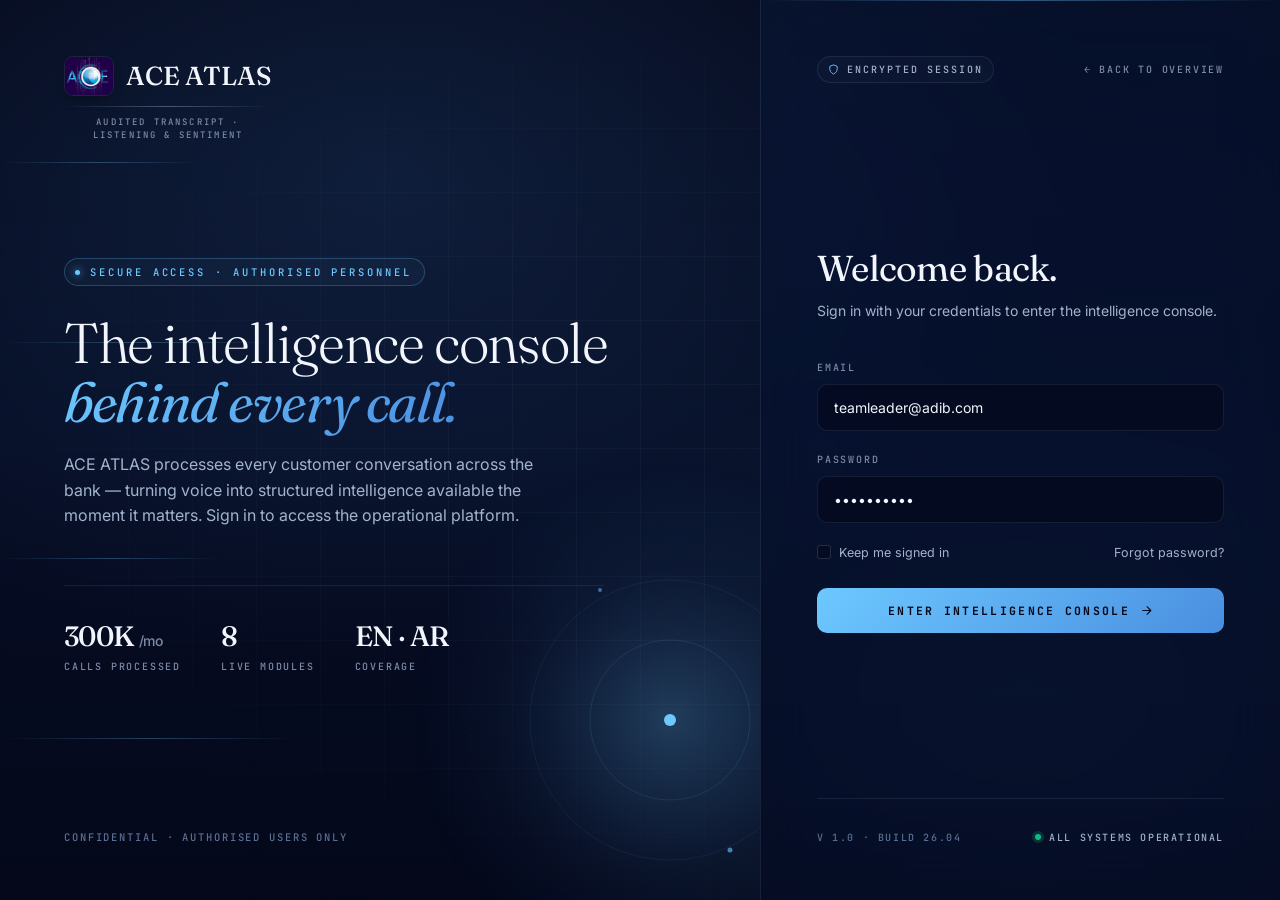
<file: call_centre_demo_dashboard/login.html>
<!DOCTYPE html>
<html lang="en">
<head>
<meta charset="UTF-8" />
<meta name="viewport" content="width=device-width, initial-scale=1.0" />
<title>ACE ATLAS · Secure Access</title>
<link rel="preconnect" href="https://fonts.googleapis.com">
<link rel="preconnect" href="https://fonts.gstatic.com" crossorigin>
<link href="https://fonts.googleapis.com/css2?family=Fraunces:opsz,wght@9..144,300;9..144,400;9..144,500;9..144,600&family=Inter:wght@300;400;500;600;700&family=JetBrains+Mono:wght@400;500&display=swap" rel="stylesheet">
<style>
  :root {
    --bg-1: #04081A;
    --bg-2: #060D24;
    --bg-3: #0A1733;
    --ink-100: #F2F6FC;
    --ink-200: #D8E2F2;
    --ink-300: #A3B3CC;
    --ink-400: #7A8BA8;
    --ink-500: #5A6F92;
    --line: rgba(180, 200, 230, 0.10);
    --line-strong: rgba(180, 200, 230, 0.18);
    --accent: #6DC8FF;
    --accent-blue: #4A8FE0;
    --accent-soft: rgba(109, 200, 255, 0.14);

    --font-display: 'Fraunces', serif;
    --font-body: 'Inter', system-ui, sans-serif;
    --font-mono: 'JetBrains Mono', ui-monospace, monospace;
  }
  * { box-sizing: border-box; margin: 0; padding: 0; }
  html, body {
    background: var(--bg-1);
    color: var(--ink-200);
    font-family: var(--font-body);
    min-height: 100vh;
    overflow: hidden;
    -webkit-font-smoothing: antialiased;
  }

  /* ============ AMBIENT BACKDROP ============ */
  .stage {
    position: fixed; inset: 0;
    background:
      radial-gradient(1200px 800px at 30% 20%, rgba(74, 143, 224, 0.15), transparent 60%),
      radial-gradient(900px 600px at 80% 80%, rgba(109, 200, 255, 0.08), transparent 60%),
      linear-gradient(180deg, #04081A 0%, #060D24 50%, #04081A 100%);
  }

  /* Subtle grid */
  .stage::before {
    content: "";
    position: absolute; inset: 0;
    background-image:
      linear-gradient(rgba(180, 200, 230, 0.04) 1px, transparent 1px),
      linear-gradient(90deg, rgba(180, 200, 230, 0.04) 1px, transparent 1px);
    background-size: 64px 64px;
    mask-image: radial-gradient(ellipse at 50% 50%, black 30%, transparent 80%);
  }

  /* Drifting signal lines */
  .signals {
    position: fixed; inset: 0;
    pointer-events: none;
    overflow: hidden;
    opacity: 0.5;
  }
  .signal {
    position: absolute;
    height: 1px;
    background: linear-gradient(90deg, transparent, rgba(109, 200, 255, 0.6), transparent);
    width: 200px;
    animation: drift 12s linear infinite;
  }
  .signal:nth-child(1) { top: 18%; animation-delay: 0s; animation-duration: 14s; }
  .signal:nth-child(2) { top: 38%; animation-delay: 4s; animation-duration: 18s; width: 280px; }
  .signal:nth-child(3) { top: 62%; animation-delay: 8s; animation-duration: 16s; width: 220px; }
  .signal:nth-child(4) { top: 82%; animation-delay: 11s; animation-duration: 13s; width: 300px; }
  @keyframes drift {
    0% { transform: translateX(-300px); opacity: 0; }
    20% { opacity: 1; }
    80% { opacity: 1; }
    100% { transform: translateX(calc(100vw + 300px)); opacity: 0; }
  }

  /* Floating intelligence particles */
  .particles { position: fixed; inset: 0; pointer-events: none; }
  .particle {
    position: absolute;
    width: 2px; height: 2px;
    background: var(--accent);
    border-radius: 50%;
    box-shadow: 0 0 6px var(--accent);
    opacity: 0;
    animation: float 8s ease-in-out infinite;
  }
  @keyframes float {
    0%, 100% { transform: translateY(0); opacity: 0; }
    50% { transform: translateY(-30px); opacity: 0.8; }
  }

  /* ============ LAYOUT ============ */
  .shell {
    position: relative;
    z-index: 2;
    min-height: 100vh;
    display: grid;
    grid-template-columns: 1fr 520px;
  }

  /* LEFT — brand panel */
  .left {
    position: relative;
    padding: 56px 64px;
    display: flex; flex-direction: column;
    overflow: hidden;
  }
  .brand-row {
    display: inline-grid;
    grid-template-columns: min-content min-content;
    grid-template-rows: auto auto;
    column-gap: 12px;
    row-gap: 10px;
    align-items: center;
    justify-content: start;
    width: max-content;
  }
  .brand-mark {
    /* Matches ace-atlas-logo.png aspect (~1024×815 ≈ 1.26:1). */
    grid-column: 1;
    grid-row: 1;
    width: 50px;
    height: 40px;
    flex-shrink: 0;
    border-radius: 9px;
    border: 1px solid rgba(255, 255, 255, 0.08);
    box-shadow:
      inset 0 1px 0 rgba(255, 255, 255, 0.06),
      0 6px 14px -6px rgba(0, 0, 0, 0.45);
    overflow: hidden;
    display: block;
  }
  .brand-mark img {
    width: 100%; height: 100%;
    object-fit: contain;
    display: block;
  }
  .brand-name {
    grid-column: 2;
    grid-row: 1;
    font-family: var(--font-display);
    font-weight: 500;
    font-size: 26px;
    letter-spacing: -0.005em;
    color: var(--ink-100);
    white-space: nowrap;
    line-height: 1;
  }
  .brand-tag {
    grid-column: 1 / span 2;
    grid-row: 2;
    font-family: var(--font-mono);
    font-size: 9px;
    letter-spacing: 0.24em;
    color: var(--ink-400);
    text-transform: uppercase;
    font-weight: 500;
    line-height: 1.4;
    position: relative;
    padding-top: 10px;
    text-align: center;
  }
  .brand-tag::before {
    content: "";
    position: absolute;
    top: 0; left: 0; right: 0;
    height: 1px;
    background: linear-gradient(90deg, rgba(143, 168, 204, 0), rgba(143, 168, 204, 0.45), rgba(143, 168, 204, 0));
  }

  .left-content {
    flex: 1;
    display: flex; flex-direction: column; justify-content: center;
    max-width: 580px;
    margin-top: -40px;
  }
  .eyebrow {
    display: inline-flex; align-items: center; gap: 10px;
    font-family: var(--font-mono);
    font-size: 10.5px;
    letter-spacing: 0.28em;
    color: var(--accent);
    text-transform: uppercase;
    margin-bottom: 28px;
    padding: 6px 12px 6px 10px;
    border: 1px solid rgba(109, 200, 255, 0.25);
    border-radius: 100px;
    background: rgba(109, 200, 255, 0.04);
    width: max-content;
    font-weight: 500;
  }
  .eyebrow::before {
    content: ""; width: 5px; height: 5px; border-radius: 50%;
    background: var(--accent);
    box-shadow: 0 0 8px var(--accent);
  }
  .left h1 {
    font-family: var(--font-display);
    font-weight: 300;
    font-size: 56px;
    line-height: 1.05;
    letter-spacing: -0.025em;
    color: var(--ink-100);
    margin-bottom: 20px;
  }
  .left h1 .it {
    font-style: italic;
    font-weight: 400;
    background: linear-gradient(135deg, var(--accent), var(--accent-blue));
    -webkit-background-clip: text;
    background-clip: text;
    -webkit-text-fill-color: transparent;
  }
  .left p.sub {
    font-size: 16px;
    line-height: 1.6;
    color: var(--ink-300);
    max-width: 480px;
    font-weight: 400;
  }
  .pillars {
    margin-top: 56px;
    padding-top: 36px;
    border-top: 1px solid var(--line);
    display: flex; gap: 40px;
    max-width: 540px;
  }
  .pillar .v {
    font-family: var(--font-display);
    font-size: 28px;
    color: var(--ink-100);
    font-weight: 500;
    letter-spacing: -0.02em;
    line-height: 1;
  }
  .pillar .v .u { font-size: 14px; color: var(--ink-400); margin-left: 4px; font-family: var(--font-body); font-weight: 500; }
  .pillar .l {
    font-family: var(--font-mono);
    font-size: 10px;
    letter-spacing: 0.18em;
    color: var(--ink-400);
    text-transform: uppercase;
    margin-top: 10px;
    font-weight: 500;
  }

  .left-foot {
    font-family: var(--font-mono);
    font-size: 10.5px;
    letter-spacing: 0.18em;
    color: var(--ink-500);
    text-transform: uppercase;
    font-weight: 500;
  }

  /* ============ ORB ============ */
  .orb-wrap {
    position: absolute;
    top: 50%; right: -180px;
    transform: translateY(-50%);
    width: 540px; height: 540px;
    pointer-events: none;
    opacity: 0.5;
  }

  /* ============ RIGHT — auth panel ============ */
  .right {
    background: linear-gradient(180deg, rgba(10, 23, 51, 0.55), rgba(6, 13, 36, 0.7));
    backdrop-filter: blur(24px) saturate(140%);
    -webkit-backdrop-filter: blur(24px) saturate(140%);
    border-left: 1px solid var(--line);
    padding: 56px 56px;
    display: flex; flex-direction: column;
    position: relative;
  }
  .right::before {
    content: ""; position: absolute; top: 0; left: 0; right: 0; height: 1px;
    background: linear-gradient(90deg, transparent, var(--accent), transparent);
    opacity: 0.4;
  }

  .right-top {
    display: flex; align-items: center; justify-content: space-between;
    margin-bottom: auto;
  }
  .secure-tag {
    display: inline-flex; align-items: center; gap: 8px;
    font-family: var(--font-mono);
    font-size: 10px;
    letter-spacing: 0.2em;
    color: var(--ink-300);
    text-transform: uppercase;
    padding: 6px 10px;
    border: 1px solid var(--line);
    border-radius: 100px;
    background: rgba(255,255,255,0.02);
    font-weight: 500;
  }
  .secure-tag svg { width: 11px; height: 11px; stroke: var(--accent); fill: none; stroke-width: 2; }
  .back-link {
    font-family: var(--font-mono);
    font-size: 10px;
    letter-spacing: 0.18em;
    color: var(--ink-400);
    text-transform: uppercase;
    text-decoration: none;
    font-weight: 500;
    transition: color 0.25s;
  }
  .back-link:hover { color: var(--ink-200); }

  .auth-content {
    margin: auto 0;
    width: 100%;
  }
  .auth-content h2 {
    font-family: var(--font-display);
    font-weight: 400;
    font-size: 36px;
    letter-spacing: -0.02em;
    color: var(--ink-100);
    margin-bottom: 10px;
    line-height: 1.15;
  }
  .auth-content .desc {
    font-size: 14px;
    color: var(--ink-300);
    margin-bottom: 40px;
    line-height: 1.5;
  }

  .field { margin-bottom: 22px; }
  .field label {
    display: block;
    font-family: var(--font-mono);
    font-size: 10px;
    letter-spacing: 0.18em;
    color: var(--ink-400);
    text-transform: uppercase;
    margin-bottom: 10px;
    font-weight: 500;
  }
  .field input {
    width: 100%;
    padding: 14px 16px;
    background: rgba(4, 8, 26, 0.6);
    border: 1px solid var(--line);
    border-radius: 10px;
    color: var(--ink-100);
    font-family: var(--font-body);
    font-size: 14px;
    transition: all 0.25s;
  }
  .field input::placeholder { color: var(--ink-500); }
  .field input:focus {
    outline: none;
    border-color: var(--accent);
    background: rgba(4, 8, 26, 0.85);
    box-shadow: 0 0 0 3px rgba(109, 200, 255, 0.08);
  }

  .field-row {
    display: flex; justify-content: space-between; align-items: center;
    margin-bottom: 28px;
    font-size: 12.5px;
    color: var(--ink-300);
  }
  .check { display: flex; align-items: center; gap: 8px; cursor: pointer; user-select: none; }
  .check input { display: none; }
  .check .box {
    width: 14px; height: 14px;
    border: 1px solid var(--line-strong);
    border-radius: 3px;
    background: rgba(4, 8, 26, 0.6);
    display: flex; align-items: center; justify-content: center;
    transition: all 0.2s;
  }
  .check input:checked + .box {
    background: var(--accent);
    border-color: var(--accent);
  }
  .check .box::after {
    content: "✓";
    color: var(--bg-1);
    font-size: 9px;
    font-weight: 700;
    opacity: 0;
    transition: opacity 0.2s;
  }
  .check input:checked + .box::after { opacity: 1; }
  .forgot {
    color: var(--ink-300);
    text-decoration: none;
    font-size: 12.5px;
    transition: color 0.25s;
  }
  .forgot:hover { color: var(--accent); }

  .submit {
    width: 100%;
    padding: 15px;
    background: linear-gradient(135deg, var(--accent) 0%, var(--accent-blue) 100%);
    color: #04081A;
    border: none;
    border-radius: 10px;
    font-family: var(--font-mono);
    font-size: 11.5px;
    letter-spacing: 0.2em;
    text-transform: uppercase;
    font-weight: 700;
    cursor: pointer;
    transition: all 0.3s cubic-bezier(.2,.8,.2,1);
    position: relative;
    overflow: hidden;
    display: flex; align-items: center; justify-content: center; gap: 10px;
  }
  .submit::before {
    content: "";
    position: absolute; inset: 0;
    background: linear-gradient(135deg, transparent 30%, rgba(255,255,255,0.25) 50%, transparent 70%);
    transform: translateX(-100%);
    transition: transform 0.6s;
  }
  .submit:hover { transform: translateY(-1px); box-shadow: 0 8px 24px -8px rgba(109, 200, 255, 0.4); }
  .submit:hover::before { transform: translateX(100%); }
  .submit:disabled { opacity: 0.6; cursor: wait; transform: none; }
  .submit svg { width: 13px; height: 13px; fill: none; stroke: currentColor; stroke-width: 2; stroke-linecap: round; stroke-linejoin: round; }

  .auth-foot {
    margin-top: auto;
    padding-top: 32px;
    border-top: 1px solid var(--line);
  }
  .foot-row {
    display: flex; align-items: center; justify-content: space-between;
    font-family: var(--font-mono);
    font-size: 10px;
    letter-spacing: 0.16em;
    color: var(--ink-500);
    text-transform: uppercase;
    font-weight: 500;
  }
  .foot-row .live {
    display: inline-flex; align-items: center; gap: 8px;
    color: var(--ink-300);
  }
  .foot-row .live .d {
    width: 6px; height: 6px; border-radius: 50%;
    background: #10B981;
    box-shadow: 0 0 0 3px rgba(16, 185, 129, 0.2);
    animation: pulse 2s infinite;
  }
  @keyframes pulse {
    0%, 100% { opacity: 1; }
    50% { opacity: 0.5; }
  }

  /* Transition overlay */
  .transition-overlay {
    position: fixed; inset: 0;
    background: var(--bg-1);
    z-index: 100;
    opacity: 0;
    pointer-events: none;
    transition: opacity 0.6s;
    display: flex; align-items: center; justify-content: center;
    flex-direction: column;
    gap: 24px;
  }
  .transition-overlay.show { opacity: 1; pointer-events: all; }
  .auth-loader {
    width: 240px;
    height: 2px;
    background: rgba(180, 200, 230, 0.08);
    border-radius: 100px;
    overflow: hidden;
    position: relative;
  }
  .auth-loader::after {
    content: "";
    position: absolute;
    top: 0; left: -40%; height: 100%;
    width: 40%;
    background: linear-gradient(90deg, transparent, var(--accent), transparent);
    animation: loader-slide 1.4s ease-in-out infinite;
  }
  @keyframes loader-slide {
    0% { left: -40%; }
    100% { left: 100%; }
  }
  .auth-status {
    font-family: var(--font-mono);
    font-size: 11px;
    letter-spacing: 0.2em;
    color: var(--ink-300);
    text-transform: uppercase;
    font-weight: 500;
  }

  @media (max-width: 1024px) {
    .shell { grid-template-columns: 1fr; }
    .left { padding: 40px 32px; min-height: 50vh; }
    .right { border-left: none; border-top: 1px solid var(--line); padding: 40px 32px; }
    .orb-wrap { display: none; }
    .left h1 { font-size: 40px; }
  }

  /* Mount animation */
  .left > *, .right > * {
    opacity: 0;
    transform: translateY(12px);
    animation: rise 0.7s cubic-bezier(.2,.8,.2,1) forwards;
  }
  .left .brand-row { animation-delay: 0.1s; }
  .left .left-content { animation-delay: 0.2s; }
  .left .left-foot { animation-delay: 0.5s; margin-top: auto; }
  .right .right-top { animation-delay: 0.15s; }
  .right .auth-content { animation-delay: 0.3s; }
  .right .auth-foot { animation-delay: 0.5s; }
  @keyframes rise {
    to { opacity: 1; transform: translateY(0); }
  }
</style>
</head>
<body>

<div class="stage"></div>

<div class="signals">
  <div class="signal"></div>
  <div class="signal"></div>
  <div class="signal"></div>
  <div class="signal"></div>
</div>

<div class="particles" id="particles"></div>

<div class="shell">

  <!-- ============ LEFT ============ -->
  <div class="left">
    <div class="brand-row">
      <div class="brand-mark">
        <img src="assets/ace-atlas-logo.png" alt="ACE ATLAS" />
      </div>
      <div class="brand-name">ACE ATLAS</div>
      <div class="brand-tag">Audited Transcript · Listening &amp; Sentiment</div>
    </div>

    <svg class="orb-wrap" viewBox="0 0 540 540" fill="none">
      <defs>
        <radialGradient id="og" cx="50%" cy="50%" r="50%">
          <stop offset="0%" stop-color="#6DC8FF" stop-opacity="0.25"/>
          <stop offset="60%" stop-color="#4A8FE0" stop-opacity="0.06"/>
          <stop offset="100%" stop-color="#4A8FE0" stop-opacity="0"/>
        </radialGradient>
      </defs>
      <circle cx="270" cy="270" r="260" fill="url(#og)"/>
      <circle cx="270" cy="270" r="200" stroke="rgba(109,200,255,0.08)" stroke-width="0.5" stroke-dasharray="2 4"/>
      <circle cx="270" cy="270" r="140" stroke="rgba(109,200,255,0.14)" stroke-width="0.5"/>
      <circle cx="270" cy="270" r="80" stroke="rgba(109,200,255,0.22)" stroke-width="0.5"/>
      <circle cx="270" cy="270" r="6" fill="#6DC8FF"/>
      <!-- Orbit dots -->
      <circle cx="410" cy="270" r="3" fill="#6DC8FF" opacity="0.7"/>
      <circle cx="200" cy="140" r="2" fill="#6DC8FF" opacity="0.5"/>
      <circle cx="330" cy="400" r="2.5" fill="#6DC8FF" opacity="0.6"/>
    </svg>

    <div class="left-content">
      <div class="eyebrow">Secure Access · Authorised Personnel</div>
      <h1>The intelligence console <span class="it">behind every call.</span></h1>
      <p class="sub">ACE ATLAS processes every customer conversation across the bank — turning voice into structured intelligence available the moment it matters. Sign in to access the operational platform.</p>

      <div class="pillars">
        <div class="pillar">
          <div class="v">300K<span class="u">/mo</span></div>
          <div class="l">Calls processed</div>
        </div>
        <div class="pillar">
          <div class="v">8</div>
          <div class="l">Live modules</div>
        </div>
        <div class="pillar">
          <div class="v">EN · AR</div>
          <div class="l">Coverage</div>
        </div>
      </div>
    </div>

    <div class="left-foot">Confidential · Authorised users only</div>
  </div>

  <!-- ============ RIGHT ============ -->
  <div class="right">
    <div class="right-top">
      <div class="secure-tag">
        <svg viewBox="0 0 24 24"><path d="M12 22s8-4 8-10V5l-8-3-8 3v7c0 6 8 10 8 10z"/></svg>
        Encrypted Session
      </div>
      <a href="index.html" class="back-link">← Back to Overview</a>
    </div>

    <div class="auth-content">
      <h2>Welcome back.</h2>
      <p class="desc">Sign in with your credentials to enter the intelligence console.</p>

      <form id="loginForm" autocomplete="off">
        <div class="field">
          <label for="email">Email</label>
          <input type="email" id="email" placeholder="name@adib.com" value="teamleader@adib.com" required />
        </div>
        <div class="field">
          <label for="password">Password</label>
          <input type="password" id="password" placeholder="••••••••••••" value="••••••••••" required />
        </div>

        <div class="field-row">
          <label class="check">
            <input type="checkbox" id="remember" />
            <span class="box"></span>
            <span>Keep me signed in</span>
          </label>
          <a href="#" class="forgot">Forgot password?</a>
        </div>

        <button type="submit" class="submit" id="submitBtn">
          <span id="submitText">Enter Intelligence Console</span>
          <svg viewBox="0 0 24 24"><path d="M5 12h14"/><path d="m13 5 7 7-7 7"/></svg>
        </button>
      </form>
    </div>

    <div class="auth-foot">
      <div class="foot-row">
        <span>v 1.0 · Build 26.04</span>
        <span class="live"><span class="d"></span>All Systems Operational</span>
      </div>
    </div>
  </div>

</div>

<!-- Transition overlay -->
<div class="transition-overlay" id="overlay">
  <div class="auth-loader"></div>
  <div class="auth-status" id="overlayStatus">Authenticating</div>
</div>

<script>
  // Floating particles
  const particles = document.getElementById('particles');
  for (let i = 0; i < 18; i++) {
    const p = document.createElement('div');
    p.className = 'particle';
    p.style.left = Math.random() * 100 + '%';
    p.style.top = Math.random() * 100 + '%';
    p.style.animationDelay = Math.random() * 8 + 's';
    p.style.animationDuration = (6 + Math.random() * 6) + 's';
    particles.appendChild(p);
  }

  // Login flow
  const form = document.getElementById('loginForm');
  const overlay = document.getElementById('overlay');
  const status = document.getElementById('overlayStatus');
  const submitBtn = document.getElementById('submitBtn');
  const submitText = document.getElementById('submitText');

  form.addEventListener('submit', (e) => {
    e.preventDefault();
    submitBtn.disabled = true;
    submitText.textContent = 'Verifying...';
    overlay.classList.add('show');

    const steps = [
      'Verifying credentials',
      'Establishing secure session',
      'Loading intelligence modules',
      'Console ready'
    ];

    let i = 0;
    status.textContent = steps[0];
    const t = setInterval(() => {
      i++;
      if (i < steps.length) {
        status.textContent = steps[i];
      } else {
        clearInterval(t);
        setTimeout(() => { window.location.href = 'console.html'; }, 400);
      }
    }, 600);
  });
</script>

</body>
</html>
</file>
<file: ace_data_refresh_db/Darker Version/style.css>
/* ============================================================
   ACE INTELLIGENCE PLATFORM — DATA REFRESH DASHBOARD
   Theme: Cyber Intel Ops · Mission Control
   Optimized for 1920×1080 display walls.
   ============================================================ */

/* ───────── DESIGN TOKENS ───────── */
:root {
  /* Base */
  --bg-void:        #06090F;
  --bg-deep:        #0A0F1A;
  --bg-panel:       #0E1626;
  --bg-elevated:    #131D31;

  /* Borders & grid */
  --border-faint:   rgba(0, 229, 255, 0.08);
  --border-soft:    rgba(0, 229, 255, 0.15);
  --border-strong:  rgba(0, 229, 255, 0.32);
  --grid-line:      rgba(0, 229, 255, 0.045);

  /* Text */
  --text-primary:   #DCEEFF;
  --text-secondary: #8FAACC;
  --text-tertiary:  #56708F;
  --text-muted:     #3A516B;

  /* Brand accents */
  --accent-cyan:    #00E5FF;
  --accent-cyan-2:  #00B8D9;
  --accent-purple:  #8C5BFF;

  /* ─── Status palette — production statuses ───
     SUCCESS              · green   · completed
     RUNNING              · cyan    · actively executing
     FAILED               · red     · task failed this run
     UP_FOR_RESCHEDULE    · orange  · awaiting retry slot
     NOT_STARTED          · grey    · scheduler hasn't picked up
     QUEUED               · steel   · picked up, waiting for worker
     UPSTREAM_FAILED      · pink    · blocked by failed upstream
     SKIPPED              · lavender· intentionally bypassed
     REMOVED              · slate   · removed from DAG bag
     SLA                  · amber   · in-progress past avg runtime */
  --st-success:             #00FFA3;
  --st-success-dim:         rgba(0, 255, 163, 0.12);

  --st-running:             #00E5FF;
  --st-running-dim:         rgba(0, 229, 255, 0.14);

  --st-failed:              #FF3D5A;
  --st-failed-dim:          rgba(255, 61, 90, 0.14);

  --st-reschedule:          #FFA63D;
  --st-reschedule-dim:      rgba(255, 166, 61, 0.14);

  --st-notstarted:          #6B7C92;
  --st-notstarted-dim:      rgba(107, 124, 146, 0.10);

  --st-queued:              #5BA7E0;
  --st-queued-dim:          rgba(91, 167, 224, 0.12);

  --st-upstream-failed:     #FF6B9D;
  --st-upstream-failed-dim: rgba(255, 107, 157, 0.12);

  --st-skipped:             #B0A0E0;
  --st-skipped-dim:         rgba(176, 160, 224, 0.12);

  --st-removed:             #4A5568;
  --st-removed-dim:         rgba(74, 85, 104, 0.10);

  --st-sla:                 #FF7A00;

  /* Typography */
  --font-display: 'Orbitron', sans-serif;
  --font-mono:    'JetBrains Mono', ui-monospace, monospace;
  --font-body:    'Rajdhani', sans-serif;

  /* Sizing */
  --radius-sm: 4px;
  --radius:    8px;
  --radius-lg: 12px;
}

/* ───────── RESET & GLOBALS ───────── */
* { box-sizing: border-box; margin: 0; padding: 0; }

html, body {
  height: 100%;
  width: 100%;
  overflow: hidden;
}

body {
  font-family: var(--font-body);
  background: var(--bg-void);
  color: var(--text-primary);
  font-weight: 500;
  letter-spacing: 0.02em;
  -webkit-font-smoothing: antialiased;
  position: relative;
}

/* ───────── ANIMATED BACKGROUND LAYERS ───────── */
.bg-grid {
  position: fixed;
  inset: 0;
  background-image:
    linear-gradient(var(--grid-line) 1px, transparent 1px),
    linear-gradient(90deg, var(--grid-line) 1px, transparent 1px);
  background-size: 48px 48px;
  z-index: 0;
  animation: gridDrift 60s linear infinite;
  pointer-events: none;
}
@keyframes gridDrift {
  from { background-position: 0 0, 0 0; }
  to   { background-position: 48px 48px, 48px 48px; }
}

.bg-scanlines {
  position: fixed;
  inset: 0;
  background: repeating-linear-gradient(
    to bottom,
    transparent 0,
    transparent 2px,
    rgba(0, 229, 255, 0.012) 3px,
    transparent 4px
  );
  z-index: 1;
  pointer-events: none;
}

.bg-vignette {
  position: fixed;
  inset: 0;
  background:
    radial-gradient(ellipse at top left, rgba(0, 229, 255, 0.08), transparent 50%),
    radial-gradient(ellipse at bottom right, rgba(140, 91, 255, 0.06), transparent 55%),
    radial-gradient(ellipse at center, transparent 30%, rgba(6, 9, 15, 0.6) 100%);
  z-index: 2;
  pointer-events: none;
}

/* ───────── MAIN LAYOUT ───────── */
.dashboard {
  position: relative;
  z-index: 10;
  height: 100vh;
  width: 100vw;
  padding: 16px 22px;
  display: grid;
  /* Zones share remaining space proportional to their row count:
     consumption has 3 card rows, analytics has 2. */
  grid-template-rows: auto auto 3fr 2fr auto;
  gap: 12px;
}

/* ───────── HEADER ───────── */
.header {
  display: flex;
  align-items: center;
  justify-content: space-between;
  padding: 12px 22px;
  background:
    linear-gradient(135deg, rgba(0, 229, 255, 0.04), rgba(140, 91, 255, 0.04)),
    rgba(14, 22, 38, 0.72);
  backdrop-filter: blur(14px);
  border: 1px solid var(--border-soft);
  border-radius: var(--radius);
  position: relative;
  overflow: hidden;
}
.header::before {
  content: '';
  position: absolute;
  top: 0; left: 0; right: 0; height: 1px;
  background: linear-gradient(90deg,
    transparent, var(--accent-cyan), var(--accent-purple), transparent);
  opacity: 0.6;
}
.header::after {
  content: '';
  position: absolute;
  inset: 0;
  background: linear-gradient(90deg,
    transparent 0%, rgba(0, 229, 255, 0.04) 50%, transparent 100%);
  animation: headerSweep 8s ease-in-out infinite;
  pointer-events: none;
}
@keyframes headerSweep {
  0%, 100% { transform: translateX(-100%); }
  50% { transform: translateX(100%); }
}

.header-left {
  display: flex;
  align-items: center;
  gap: 16px;
  position: relative;
  z-index: 1;
}

.header-logo {
  height: 48px;
  width: auto;
  max-width: min(200px, 28vw);
  object-fit: contain;
  object-position: left center;
  flex-shrink: 0;
  border-radius: 12px;
  /* White PNG background reads as transparent over dark header */
  mix-blend-mode: multiply;
}

.brand-title {
  font-family: var(--font-display);
  font-size: 26px;
  font-weight: 700;
  letter-spacing: 0.08em;
  text-transform: uppercase;
  background: linear-gradient(90deg, var(--text-primary) 0%, var(--accent-cyan) 50%, var(--accent-purple) 100%);
  -webkit-background-clip: text;
  background-clip: text;
  color: transparent;
  filter: drop-shadow(0 0 12px rgba(0, 229, 255, 0.18));
  line-height: 1.1;
}

.brand-subtitle {
  font-family: var(--font-mono);
  font-size: 11px;
  font-weight: 500;
  letter-spacing: 0.18em;
  color: var(--text-secondary);
  text-transform: uppercase;
  display: flex;
  align-items: center;
  gap: 8px;
  margin-top: 4px;
}
.brand-divider { color: var(--text-muted); }
.brand-tag {
  color: var(--accent-cyan);
  opacity: 0.85;
}

.live-dot {
  width: 8px;
  height: 8px;
  border-radius: 50%;
  background: var(--st-success);
  box-shadow: 0 0 10px var(--st-success);
  animation: livePulse 1.6s ease-in-out infinite;
}
@keyframes livePulse {
  0%, 100% { opacity: 1; box-shadow: 0 0 10px var(--st-success); }
  50% { opacity: 0.55; box-shadow: 0 0 18px var(--st-success); }
}

.header-right {
  display: flex;
  align-items: center;
  gap: 16px;
}

.inline-stat {
  display: flex;
  align-items: baseline;
  gap: 8px;
}
.inline-k {
  font-family: var(--font-mono);
  font-size: 10px;
  font-weight: 600;
  letter-spacing: 0.2em;
  color: var(--text-tertiary);
  text-transform: uppercase;
}
.inline-v {
  font-family: var(--font-mono);
  font-size: 17px;
  font-weight: 700;
  color: var(--accent-cyan);
  letter-spacing: 0.04em;
  font-variant-numeric: tabular-nums;
}
/* Partition gets its own purple accent to mark it as primary context */
.inline-stat.partition .inline-v {
  color: #C9A5FF;
  font-size: 19px;
  text-shadow: 0 0 12px rgba(140, 91, 255, 0.4);
}
.inline-sep {
  color: var(--text-muted);
  font-size: 18px;
  opacity: 0.5;
}
/* Wall-clock demoted — reference only, small + grey */
.quiet-clock {
  margin-left: 14px;
  padding-left: 18px;
  border-left: 1px solid var(--border-soft);
  font-family: var(--font-mono);
  font-size: 14px;
  font-weight: 500;
  color: var(--text-tertiary);
  letter-spacing: 0.05em;
  font-variant-numeric: tabular-nums;
  width: 11ch;
  text-align: center;
}

/* ───────── KPI BAR ───────── */
.kpi-bar {
  display: grid;
  grid-template-columns: repeat(6, 1fr);
  gap: 12px;
}

.kpi-card {
  position: relative;
  background:
    linear-gradient(135deg, rgba(255, 255, 255, 0.02), rgba(0, 0, 0, 0.1)),
    rgba(14, 22, 38, 0.72);
  backdrop-filter: blur(10px);
  border: 1px solid var(--border-soft);
  border-radius: var(--radius);
  padding: 14px 18px;
  display: grid;
  grid-template-columns: auto 1fr;
  grid-template-rows: auto auto;
  gap: 4px 14px;
  overflow: hidden;
  transition: transform 0.3s ease, border-color 0.3s ease;
}
.kpi-card::before {
  content: '';
  position: absolute;
  top: 0; left: 0; bottom: 0; width: 3px;
  background: var(--kpi-accent, var(--accent-cyan));
  box-shadow: 0 0 14px var(--kpi-accent, var(--accent-cyan));
  opacity: 0.85;
}
.kpi-card::after {
  content: '';
  position: absolute;
  inset: -1px;
  background: radial-gradient(circle at top left, var(--kpi-accent, var(--accent-cyan)), transparent 60%);
  opacity: 0.06;
  pointer-events: none;
}

.kpi-icon {
  grid-row: 1 / 3;
  display: flex;
  align-items: center;
  justify-content: center;
  width: 38px;
  height: 38px;
  border-radius: 6px;
  background: var(--kpi-bg, var(--st-running-dim));
  color: var(--kpi-accent, var(--accent-cyan));
  border: 1px solid var(--kpi-accent, var(--accent-cyan));
  border-opacity: 0.3;
}
.kpi-icon svg { width: 20px; height: 20px; }

.kpi-value {
  font-family: var(--font-display);
  font-size: 30px;
  font-weight: 700;
  color: var(--text-primary);
  line-height: 1;
  letter-spacing: 0.04em;
  text-shadow: 0 0 12px var(--kpi-accent, var(--accent-cyan));
  align-self: end;
}
.kpi-value.eta {
  font-size: 22px;
  letter-spacing: 0.02em;
  font-variant-numeric: tabular-nums;
}
/* ETA countdown after target time — turn the value red so it reads as a
   breach at a glance without changing the rest of the card. */
.kpi-value.eta.overdue {
  color: var(--st-failed);
  text-shadow: 0 0 14px var(--st-failed);
}

.kpi-label {
  font-family: var(--font-mono);
  font-size: 10px;
  font-weight: 500;
  text-transform: uppercase;
  letter-spacing: 0.18em;
  color: var(--text-tertiary);
  align-self: start;
}

/* Per-KPI accents */
.kpi-card.kpi-completed   { --kpi-accent: var(--st-success);    --kpi-bg: var(--st-success-dim); }
.kpi-card.kpi-running     { --kpi-accent: var(--st-running);    --kpi-bg: var(--st-running-dim); }
.kpi-card.kpi-pending     { --kpi-accent: var(--st-notstarted); --kpi-bg: var(--st-notstarted-dim); }
.kpi-card.kpi-failed      { --kpi-accent: var(--st-failed);     --kpi-bg: var(--st-failed-dim); }
.kpi-card.kpi-reschedule  { --kpi-accent: var(--st-reschedule); --kpi-bg: var(--st-reschedule-dim); }
.kpi-card.kpi-eta         { --kpi-accent: var(--accent-purple); --kpi-bg: rgba(140, 91, 255, 0.12); }

/* Running KPI pulse */
.kpi-card.kpi-running .kpi-icon {
  animation: kpiSpin 2.2s linear infinite;
}
@keyframes kpiSpin {
  to { transform: rotate(360deg); }
}

.kpi-card.kpi-failed::before {
  animation: failedPulse 1.6s ease-in-out infinite;
}
@keyframes failedPulse {
  0%, 100% { opacity: 0.85; box-shadow: 0 0 14px var(--st-failed); }
  50% { opacity: 1; box-shadow: 0 0 24px var(--st-failed); }
}

/* ───────── ZONE SECTIONS ───────── */
.zone {
  background:
    linear-gradient(180deg, rgba(0, 229, 255, 0.025) 0%, rgba(14, 22, 38, 0.72) 18%),
    rgba(14, 22, 38, 0.72);
  backdrop-filter: blur(10px);
  border: 1px solid var(--border-soft);
  border-radius: var(--radius);
  padding: 14px 18px 16px;
  display: flex;
  flex-direction: column;
  gap: 12px;
  overflow: hidden;
  position: relative;
  min-height: 0;
}
.zone::before {
  content: '';
  position: absolute;
  top: 0; left: 16px; right: 16px;
  height: 1px;
  background: linear-gradient(90deg, transparent, var(--accent-cyan), transparent);
  opacity: 0.4;
}

.zone-header {
  display: flex;
  align-items: center;
  justify-content: space-between;
  gap: 24px;
}

.zone-title-block {
  display: flex;
  align-items: baseline;
  gap: 6px;
}
.zone-bracket {
  font-family: var(--font-display);
  font-size: 18px;
  color: var(--accent-cyan);
  opacity: 0.6;
}
.zone-title {
  font-family: var(--font-display);
  font-size: 20px;
  font-weight: 700;
  letter-spacing: 0.1em;
  text-transform: lowercase;
  color: var(--text-primary);
  text-shadow: 0 0 10px rgba(0, 229, 255, 0.3);
}
.zone-count {
  font-family: var(--font-mono);
  font-size: 11px;
  letter-spacing: 0.15em;
  color: var(--text-tertiary);
  margin-left: 8px;
  text-transform: uppercase;
}

.zone-progress-block {
  display: flex;
  align-items: center;
  gap: 12px;
  min-width: 360px;
}
.zone-progress-label {
  font-family: var(--font-mono);
  font-size: 10px;
  letter-spacing: 0.18em;
  color: var(--text-tertiary);
  text-transform: uppercase;
}
.zone-progress-track {
  flex: 1;
  height: 6px;
  background: rgba(0, 229, 255, 0.08);
  border-radius: 3px;
  overflow: hidden;
  border: 1px solid var(--border-soft);
  position: relative;
}
.zone-progress-fill {
  height: 100%;
  background: linear-gradient(90deg, var(--st-running), var(--st-success));
  box-shadow: 0 0 12px var(--st-running);
  transition: width 0.8s cubic-bezier(0.22, 1, 0.36, 1);
  position: relative;
}
.zone-progress-fill::after {
  content: '';
  position: absolute;
  top: 0; right: 0; bottom: 0; width: 24px;
  background: linear-gradient(90deg, transparent, rgba(255, 255, 255, 0.6));
  animation: progressShimmer 2s ease-in-out infinite;
}
@keyframes progressShimmer {
  0%, 100% { opacity: 0.3; }
  50% { opacity: 1; }
}
.zone-progress-pct {
  font-family: var(--font-mono);
  font-size: 14px;
  font-weight: 700;
  color: var(--accent-cyan);
  min-width: 44px;
  text-align: right;
  letter-spacing: 0.05em;
}

/* ───────── DAG GRID ───────── */
.dag-grid {
  display: grid;
  grid-template-columns: repeat(5, 1fr);
  gap: 10px;
  flex: 1;
  min-height: 0;
}
/* Each zone gets explicit row counts so cards size predictably */
#consumptionGrid { grid-template-rows: repeat(3, minmax(0, 1fr)); }
#analyticsGrid   { grid-template-rows: repeat(2, minmax(0, 1fr)); }

/* ───────── DAG CARD ───────── */
.dag-card {
  position: relative;
  background: linear-gradient(135deg, rgba(255, 255, 255, 0.018), rgba(0, 0, 0, 0.18)),
              var(--bg-panel);
  border: 1px solid var(--border-soft);
  border-radius: var(--radius);
  padding: 9px 12px 9px 14px;
  display: flex;
  flex-direction: column;
  justify-content: space-between;
  gap: 4px;
  overflow: hidden;
  transition: transform 0.25s ease, border-color 0.25s ease;
  min-height: 0;
}
.dag-card::before {
  content: '';
  position: absolute;
  top: 0; left: 0; bottom: 0; width: 3px;
  background: var(--card-accent, var(--st-notstarted));
  box-shadow: 0 0 10px var(--card-accent, var(--st-notstarted));
}

.dag-card-top {
  display: flex;
  align-items: flex-start;
  justify-content: space-between;
  gap: 6px;
}
.dag-name {
  font-family: var(--font-mono);
  font-size: 12px;
  font-weight: 600;
  color: var(--text-primary);
  letter-spacing: 0.01em;
  line-height: 1.3;
  flex: 1;
  min-width: 0;
  overflow: hidden;
  text-overflow: ellipsis;
  white-space: nowrap;
}

.dag-indicator {
  flex-shrink: 0;
  width: 10px;
  height: 10px;
  border-radius: 50%;
  background: var(--card-accent, var(--st-notstarted));
  margin-top: 3px;
  position: relative;
}

.dag-card-bottom {
  margin-top: auto;
  display: flex;
  justify-content: space-between;
  align-items: flex-end;
  gap: 6px;
  font-family: var(--font-mono);
  font-size: 10px;
  color: var(--text-tertiary);
  flex-shrink: 0;
}
.dag-time-block {
  display: flex;
  flex-direction: column;
  gap: 2px;
}
.dag-time-block.right {
  text-align: right;
  align-items: flex-end;
}
.dag-time-block.center {
  text-align: center;
  align-items: center;
  /* Slight horizontal padding so it doesn't crowd Last Run on narrow cards */
  padding: 0 4px;
}
/* Warning treatment for the center column — used by the "Overrun" marker
   on SUCCESS cards so the long-running ones stand out at end-of-day glance
   without overriding the card's overall green theme. */
.dag-time-block.center.warn .dag-time-label {
  color: var(--st-sla);
  opacity: 0.9;
}
.dag-time-block.center.warn .dag-time-value {
  color: var(--st-sla);
  text-shadow: 0 0 8px rgba(255, 122, 0, 0.45);
  font-weight: 700;
}
.dag-time-label {
  font-size: 9px;
  letter-spacing: 0.18em;
  color: var(--text-muted);
  text-transform: uppercase;
  line-height: 1.1;
}
/* Right-side label takes on status accent so the state reads at a glance */
.dag-time-block.right .dag-time-label {
  color: var(--card-accent, var(--text-secondary));
  opacity: 0.85;
}
.dag-time-value {
  font-size: 13px;
  color: var(--text-secondary);
  font-weight: 600;
  line-height: 1.1;
  letter-spacing: 0.02em;
  font-variant-numeric: tabular-nums;
}
.dag-time-value.highlight {
  color: var(--card-accent, var(--text-primary));
  font-weight: 700;
  text-shadow: 0 0 8px var(--card-accent, transparent);
}

/* Progress bar for running DAGs */
.dag-progress {
  height: 3px;
  background: rgba(255, 255, 255, 0.05);
  border-radius: 2px;
  overflow: hidden;
  position: relative;
}
.dag-progress-fill {
  height: 100%;
  background: var(--card-accent, var(--st-running));
  box-shadow: 0 0 8px var(--card-accent, var(--st-running));
  transition: width 1s linear;
  position: relative;
}
.dag-progress-fill::after {
  content: '';
  position: absolute;
  inset: 0;
  background: linear-gradient(90deg, transparent, rgba(255, 255, 255, 0.5), transparent);
  animation: dagShimmer 1.4s linear infinite;
}
@keyframes dagShimmer {
  from { transform: translateX(-100%); }
  to { transform: translateX(100%); }
}

/* ───────── STATUS VARIANTS ───────── */

/* SUCCESS */
.dag-card.status-success {
  --card-accent: var(--st-success);
  border-color: rgba(0, 255, 163, 0.22);
}
.dag-card.status-success .dag-indicator::after {
  content: '✓';
  position: absolute;
  inset: 0;
  display: flex; align-items: center; justify-content: center;
  font-size: 8px;
  color: var(--bg-void);
  font-weight: 900;
}

/* RUNNING */
.dag-card.status-running {
  --card-accent: var(--st-running);
  border-color: rgba(0, 229, 255, 0.3);
  animation: cardActivePulse 2.4s ease-in-out infinite;
}
@keyframes cardActivePulse {
  0%, 100% {
    border-color: rgba(0, 229, 255, 0.3);
    box-shadow: 0 0 0 rgba(0, 229, 255, 0);
  }
  50% {
    border-color: rgba(0, 229, 255, 0.55);
    box-shadow: 0 0 22px rgba(0, 229, 255, 0.18), inset 0 0 12px rgba(0, 229, 255, 0.08);
  }
}
.dag-card.status-running .dag-indicator {
  animation: indicatorPulse 1.4s ease-in-out infinite;
}
@keyframes indicatorPulse {
  0%, 100% { transform: scale(1); opacity: 1; box-shadow: 0 0 6px var(--st-running); }
  50% { transform: scale(1.35); opacity: 0.6; box-shadow: 0 0 14px var(--st-running); }
}

/* FAILED */
.dag-card.status-failed {
  --card-accent: var(--st-failed);
  border-color: rgba(255, 61, 90, 0.32);
  animation: cardFailedPulse 2s ease-in-out infinite;
}
@keyframes cardFailedPulse {
  0%, 100% { box-shadow: 0 0 0 rgba(255, 61, 90, 0); }
  50% { box-shadow: 0 0 18px rgba(255, 61, 90, 0.22), inset 0 0 10px rgba(255, 61, 90, 0.06); }
}
.dag-card.status-failed .dag-indicator::after {
  content: '!';
  position: absolute;
  inset: 0;
  display: flex; align-items: center; justify-content: center;
  font-size: 8px;
  color: var(--bg-void);
  font-weight: 900;
}

/* UP_FOR_RESCHEDULE */
.dag-card.status-up_for_reschedule {
  --card-accent: var(--st-reschedule);
  border-color: rgba(255, 166, 61, 0.28);
}
.dag-card.status-up_for_reschedule .dag-indicator {
  animation: reschedulePulse 1.8s ease-in-out infinite;
}
@keyframes reschedulePulse {
  0%, 100% { opacity: 1; box-shadow: 0 0 6px var(--st-reschedule); }
  50% { opacity: 0.5; box-shadow: 0 0 14px var(--st-reschedule); }
}

/* NOT_STARTED — neutral grey, dimmed, no animation */
.dag-card.status-not_started {
  --card-accent: var(--st-notstarted);
  opacity: 0.7;
}
.dag-card.status-not_started .dag-name {
  color: var(--text-secondary);
}

/* QUEUED — steel blue, slow pulse to indicate "in line" */
.dag-card.status-queued {
  --card-accent: var(--st-queued);
  border-color: rgba(91, 167, 224, 0.24);
  opacity: 0.92;
}
.dag-card.status-queued .dag-indicator {
  animation: queuedPulse 2.4s ease-in-out infinite;
}
@keyframes queuedPulse {
  0%, 100% { opacity: 1; box-shadow: 0 0 5px var(--st-queued); }
  50% { opacity: 0.55; box-shadow: 0 0 11px var(--st-queued); }
}

/* UPSTREAM_FAILED — pink with diagonal hatch to read as "blocked by failure" */
.dag-card.status-upstream_failed {
  --card-accent: var(--st-upstream-failed);
  border-color: rgba(255, 107, 157, 0.30);
  background-image:
    repeating-linear-gradient(135deg,
      transparent 0, transparent 8px,
      rgba(255, 107, 157, 0.05) 8px, rgba(255, 107, 157, 0.05) 16px),
    linear-gradient(135deg, rgba(255, 255, 255, 0.018), rgba(0, 0, 0, 0.18));
}
.dag-card.status-upstream_failed .dag-indicator::after {
  content: '⊘';
  position: absolute;
  inset: 0;
  display: flex; align-items: center; justify-content: center;
  font-size: 10px;
  color: var(--bg-void);
  font-weight: 900;
  line-height: 1;
}

/* SKIPPED — lavender, faded, strike-through name to read as "bypassed" */
.dag-card.status-skipped {
  --card-accent: var(--st-skipped);
  border-color: rgba(176, 160, 224, 0.22);
  opacity: 0.78;
}
.dag-card.status-skipped .dag-name {
  color: var(--text-secondary);
  text-decoration: line-through;
  text-decoration-color: rgba(176, 160, 224, 0.55);
  text-decoration-thickness: 1px;
}

/* REMOVED — heavily dimmed, dashed border, strike-through name */
.dag-card.status-removed {
  --card-accent: var(--st-removed);
  border-style: dashed;
  border-color: rgba(74, 85, 104, 0.45);
  opacity: 0.5;
  background:
    linear-gradient(135deg, rgba(255, 255, 255, 0.008), rgba(0, 0, 0, 0.25)),
    var(--bg-panel);
}
.dag-card.status-removed .dag-name {
  color: var(--text-tertiary);
  text-decoration: line-through;
  text-decoration-color: rgba(74, 85, 104, 0.65);
}

/* SLA BREACH — overlay on a RUNNING card whose elapsed time exceeds avg */
.dag-card.sla-breach {
  border-color: var(--st-sla) !important;
  animation: slaBreachPulse 1.4s ease-in-out infinite;
}
@keyframes slaBreachPulse {
  0%, 100% { box-shadow: 0 0 0 rgba(255, 122, 0, 0); }
  50% { box-shadow: 0 0 22px rgba(255, 122, 0, 0.32), inset 0 0 10px rgba(255, 122, 0, 0.08); }
}
.dag-card.sla-breach::before {
  background: var(--st-sla);
  box-shadow: 0 0 14px var(--st-sla);
}

/* ───────── BOTTLENECK TICKER ───────── */
.ticker {
  display: flex;
  align-items: center;
  gap: 18px;
  background:
    linear-gradient(90deg, rgba(255, 61, 90, 0.06), rgba(14, 22, 38, 0.85) 18%, rgba(14, 22, 38, 0.85) 82%, rgba(0, 229, 255, 0.06)),
    rgba(14, 22, 38, 0.85);
  backdrop-filter: blur(10px);
  border: 1px solid var(--border-soft);
  border-radius: var(--radius);
  padding: 8px 18px;
  height: 36px;
  overflow: hidden;
}

.ticker-label {
  display: flex;
  align-items: center;
  gap: 8px;
  font-family: var(--font-mono);
  font-size: 10px;
  font-weight: 700;
  letter-spacing: 0.22em;
  color: var(--accent-cyan);
  text-transform: uppercase;
  flex-shrink: 0;
}
.ticker-dot {
  width: 8px;
  height: 8px;
  border-radius: 50%;
  background: var(--accent-cyan);
  box-shadow: 0 0 10px var(--accent-cyan);
  animation: livePulse 1.4s ease-in-out infinite;
}

.ticker-track {
  flex: 1;
  overflow: hidden;
  position: relative;
  border-left: 1px solid var(--border-soft);
  border-right: 1px solid var(--border-soft);
  padding: 0 18px;
}
.ticker-content {
  font-family: var(--font-mono);
  font-size: 13px;
  color: var(--text-secondary);
  letter-spacing: 0.04em;
  white-space: nowrap;
  animation: tickerScroll 28s linear infinite;
}
.callout-text {
  color: var(--accent-cyan);
  font-weight: 600;
}
.callout-muted {
  color: var(--text-tertiary);
  font-weight: 500;
  font-style: italic;
}
.ticker-content .highlight {
  color: var(--st-reschedule);
  font-weight: 600;
}
.ticker-content .name {
  color: var(--accent-cyan);
  font-weight: 600;
}
@keyframes tickerScroll {
  from { transform: translateX(100%); }
  to { transform: translateX(-100%); }
}

.ticker-status {
  display: flex;
  align-items: center;
  gap: 8px;
  font-family: var(--font-mono);
  font-size: 10px;
  font-weight: 700;
  letter-spacing: 0.18em;
  color: var(--st-success);
  text-transform: uppercase;
  flex-shrink: 0;
}
.ticker-status-dot {
  width: 8px;
  height: 8px;
  border-radius: 50%;
  background: var(--st-success);
  box-shadow: 0 0 10px var(--st-success);
  animation: livePulse 1.6s ease-in-out infinite;
}
.ticker-status.alert {
  color: var(--st-failed);
}
.ticker-status.alert .ticker-status-dot {
  background: var(--st-failed);
  box-shadow: 0 0 10px var(--st-failed);
}
.ticker-status.warning {
  color: var(--st-reschedule);
}
.ticker-status.warning .ticker-status-dot {
  background: var(--st-reschedule);
  box-shadow: 0 0 10px var(--st-reschedule);
}

/* ───────── ENTRY ANIMATIONS ───────── */
.dag-card,
.kpi-card {
  animation: cardFadeIn 0.5s ease backwards;
}
@keyframes cardFadeIn {
  from { opacity: 0; transform: translateY(8px); }
  to   { opacity: 1; transform: translateY(0); }
}

/* Stagger via inline animation-delay set by JS */

/* ───────── SCREEN ADAPTATIONS ───────── */
@media (max-width: 1600px) {
  .brand-title { font-size: 22px; }
  .kpi-value { font-size: 26px; }
  .dag-name { font-size: 11px; }
}
</file>
